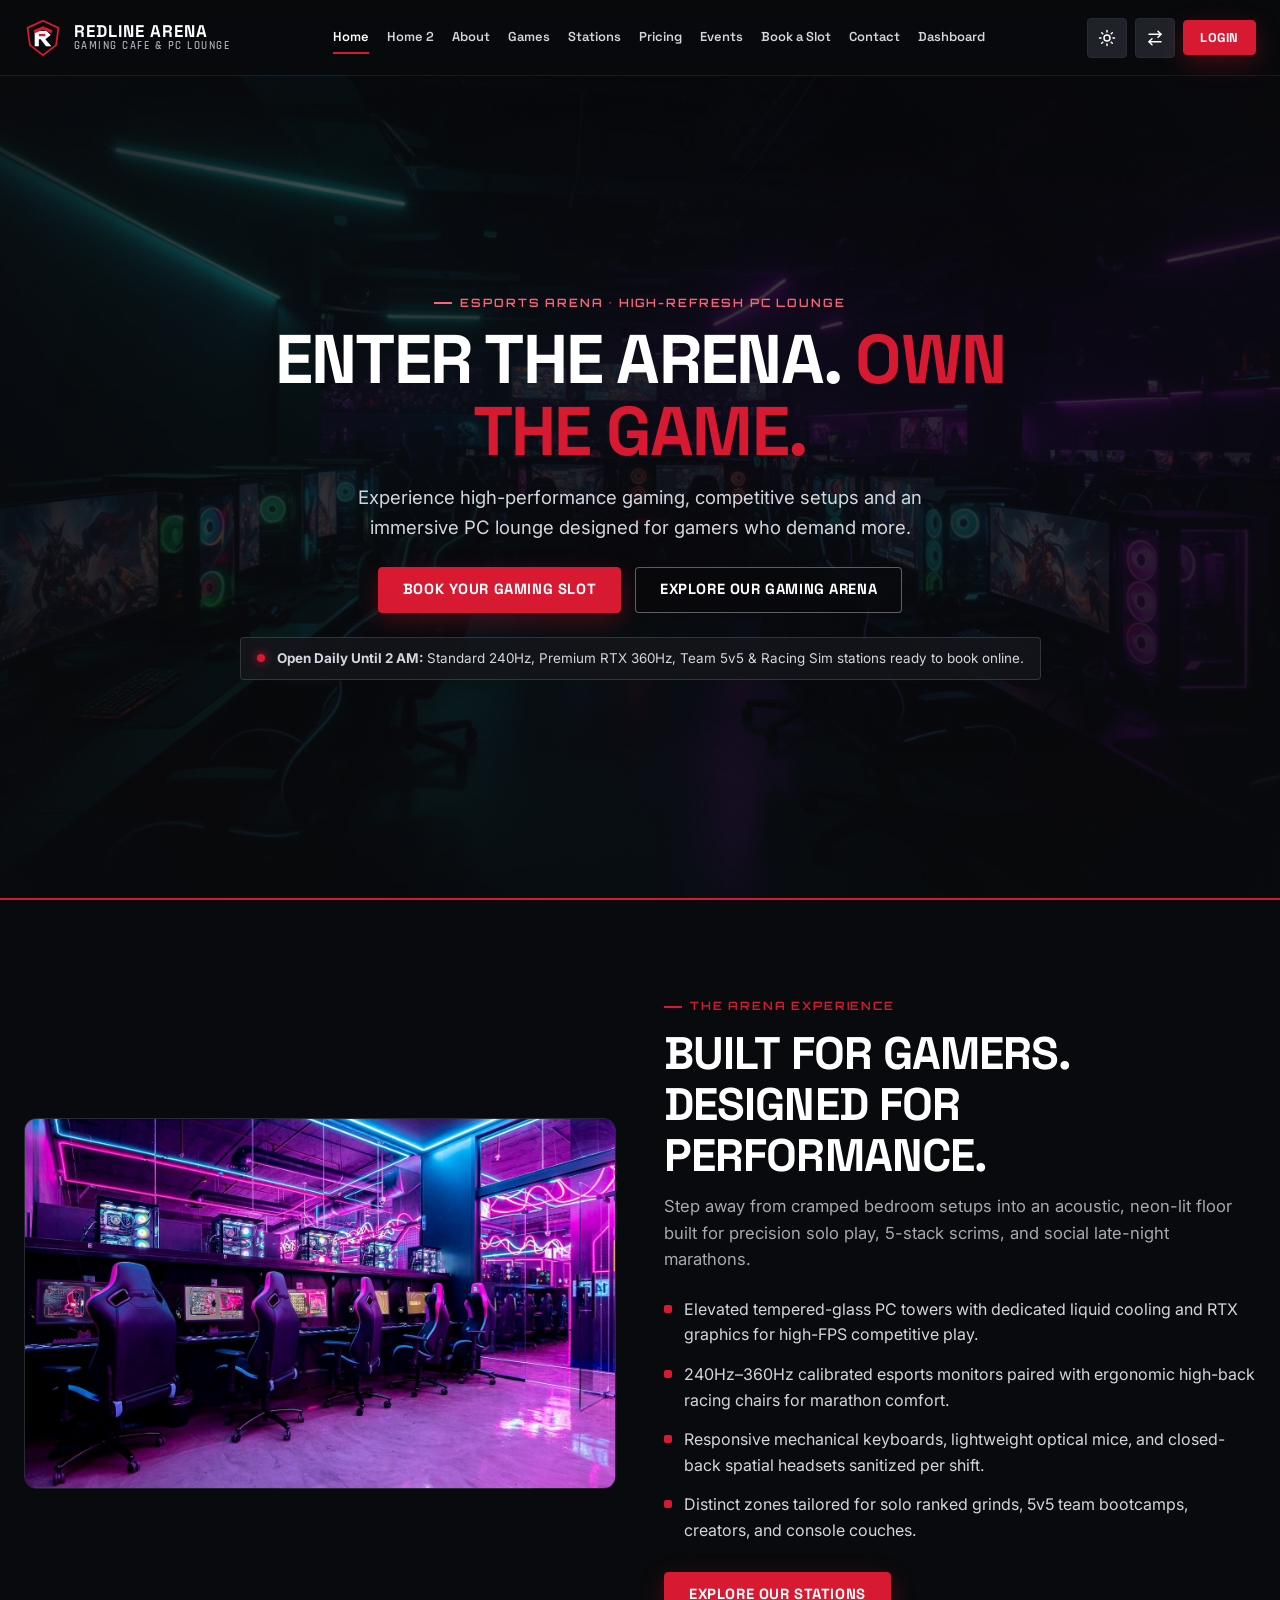
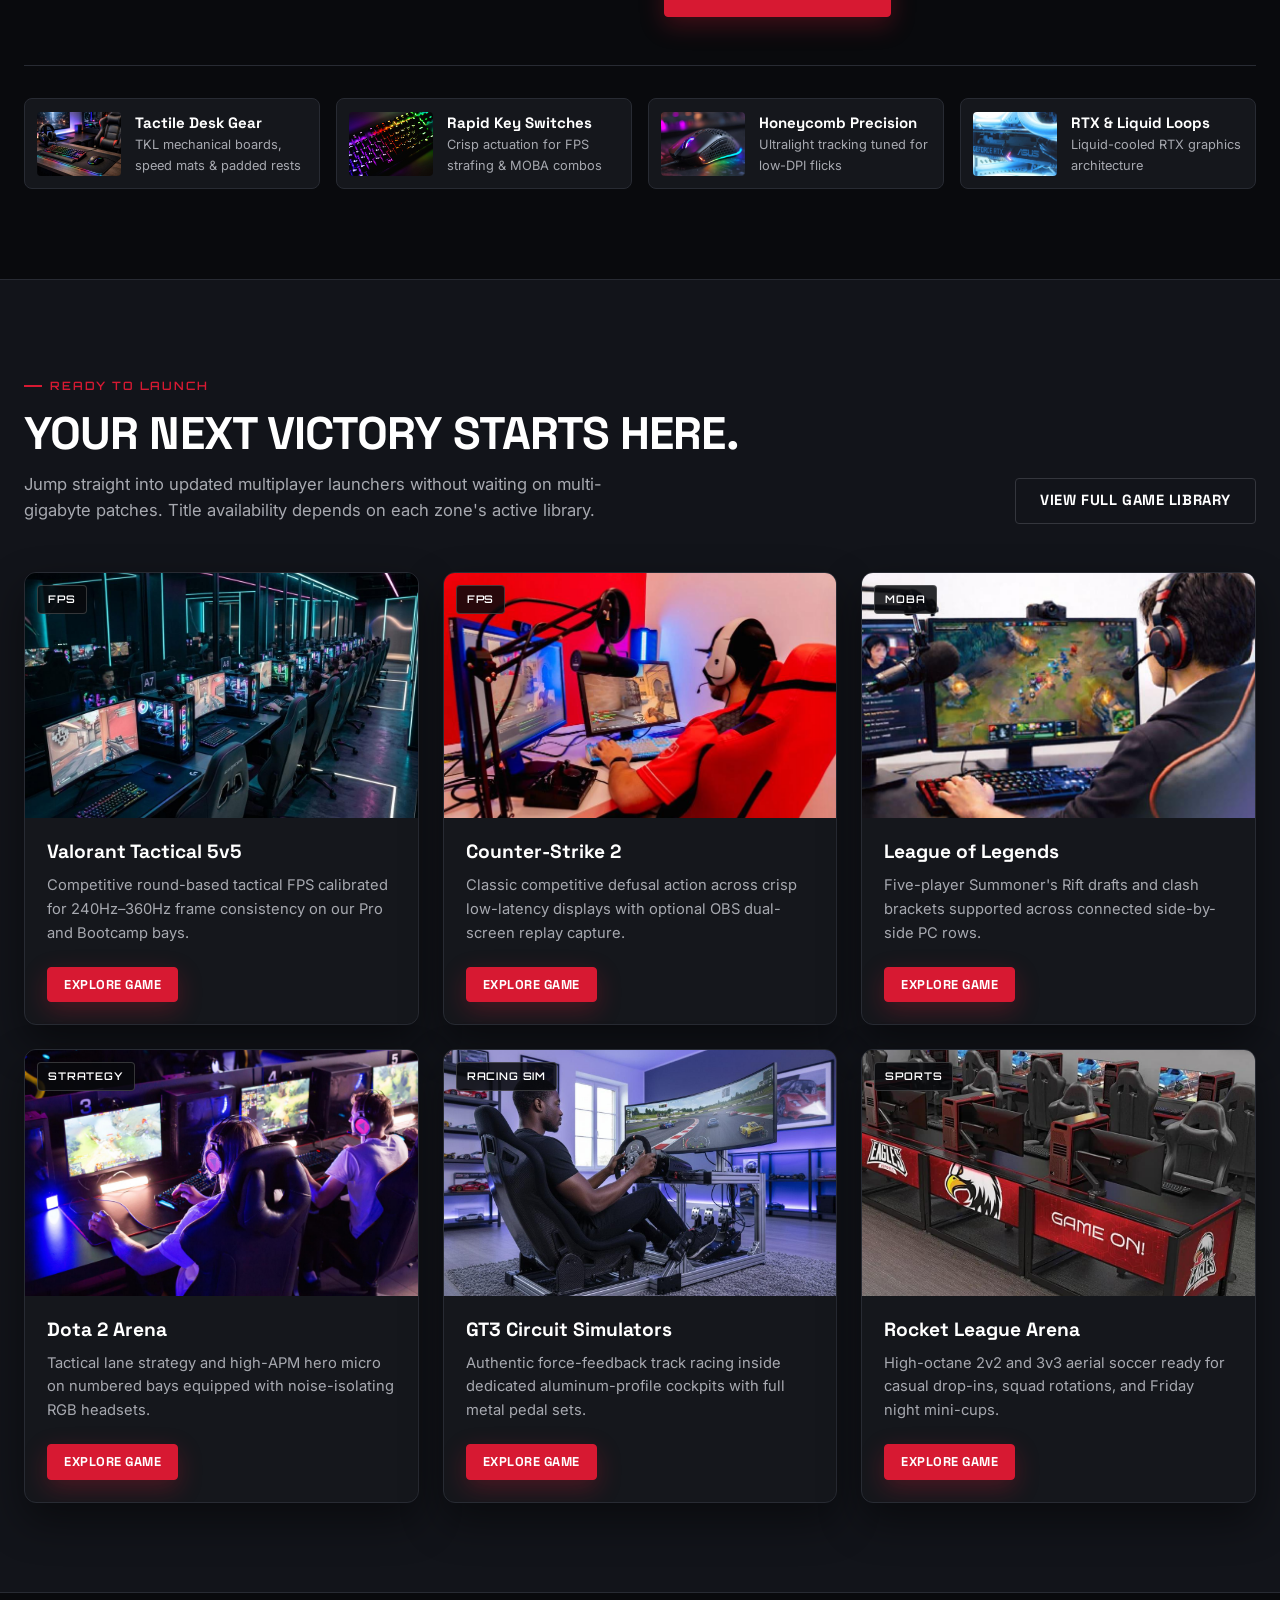
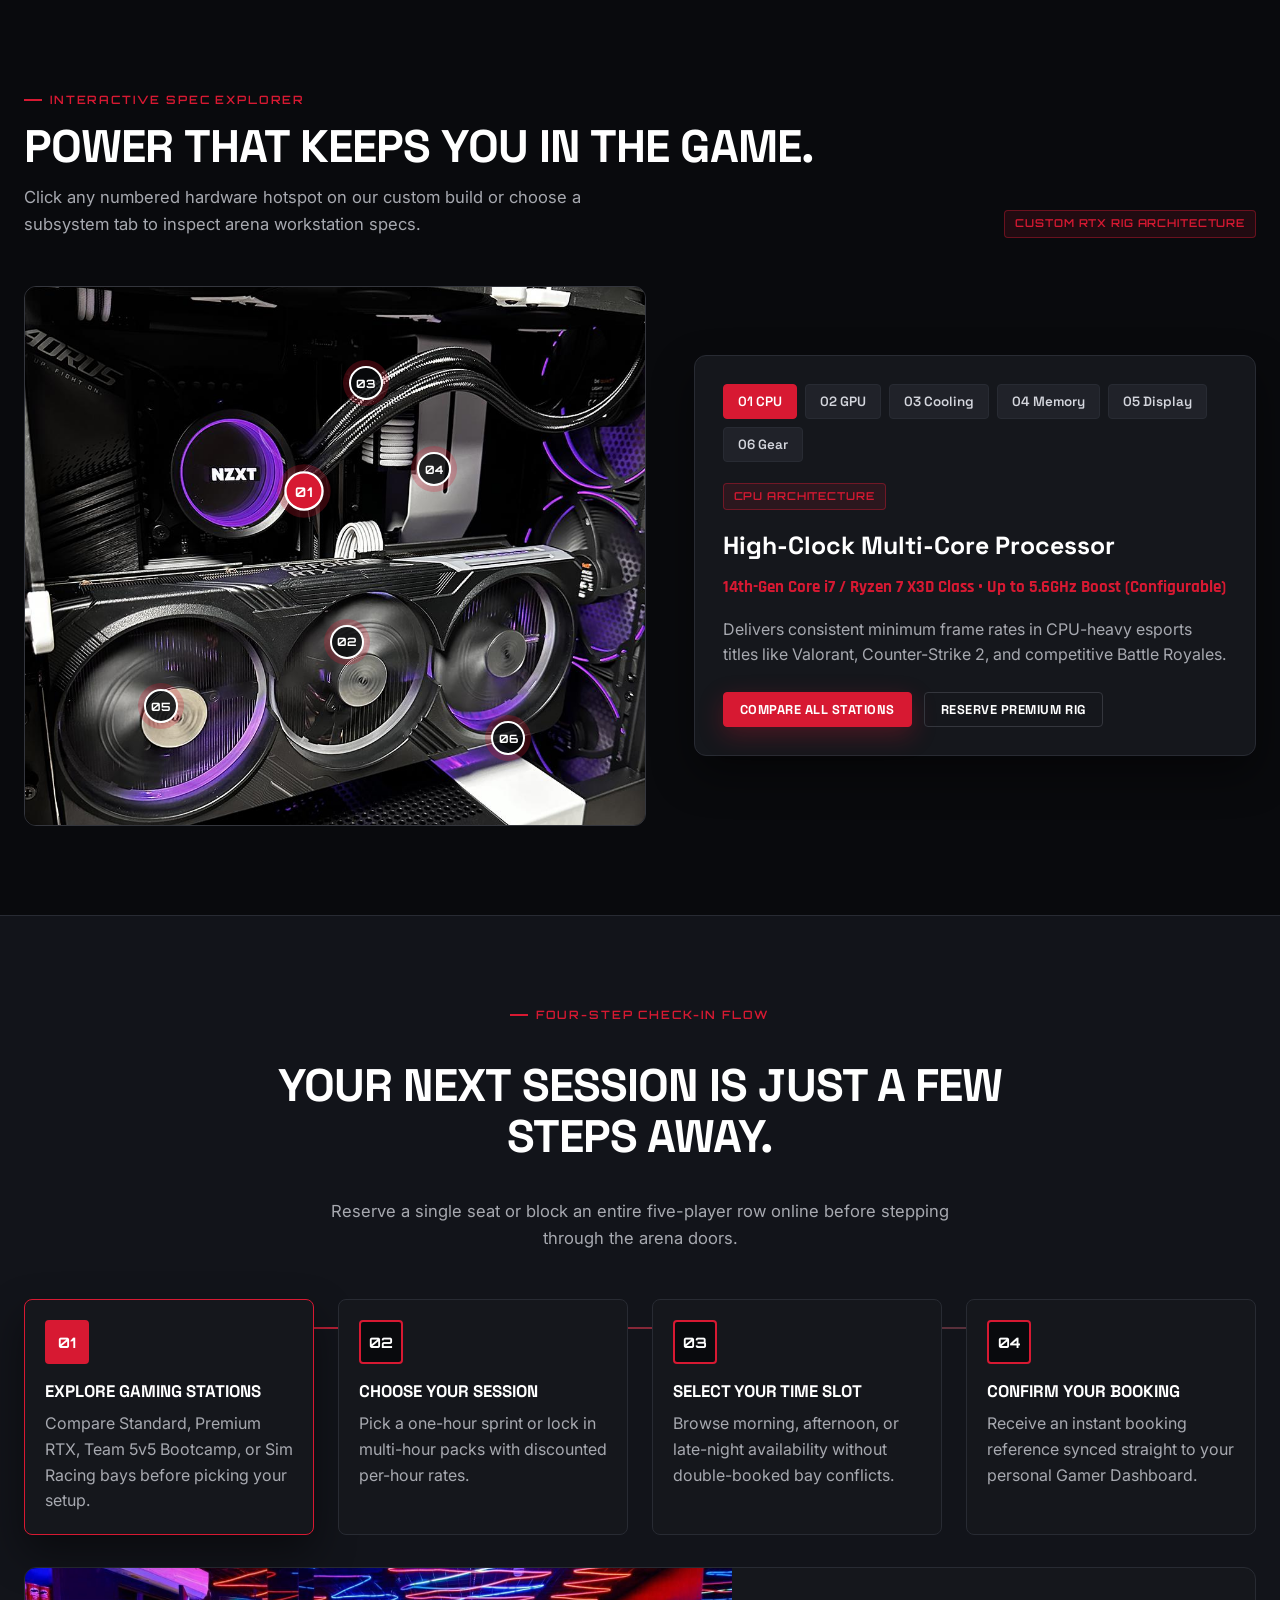
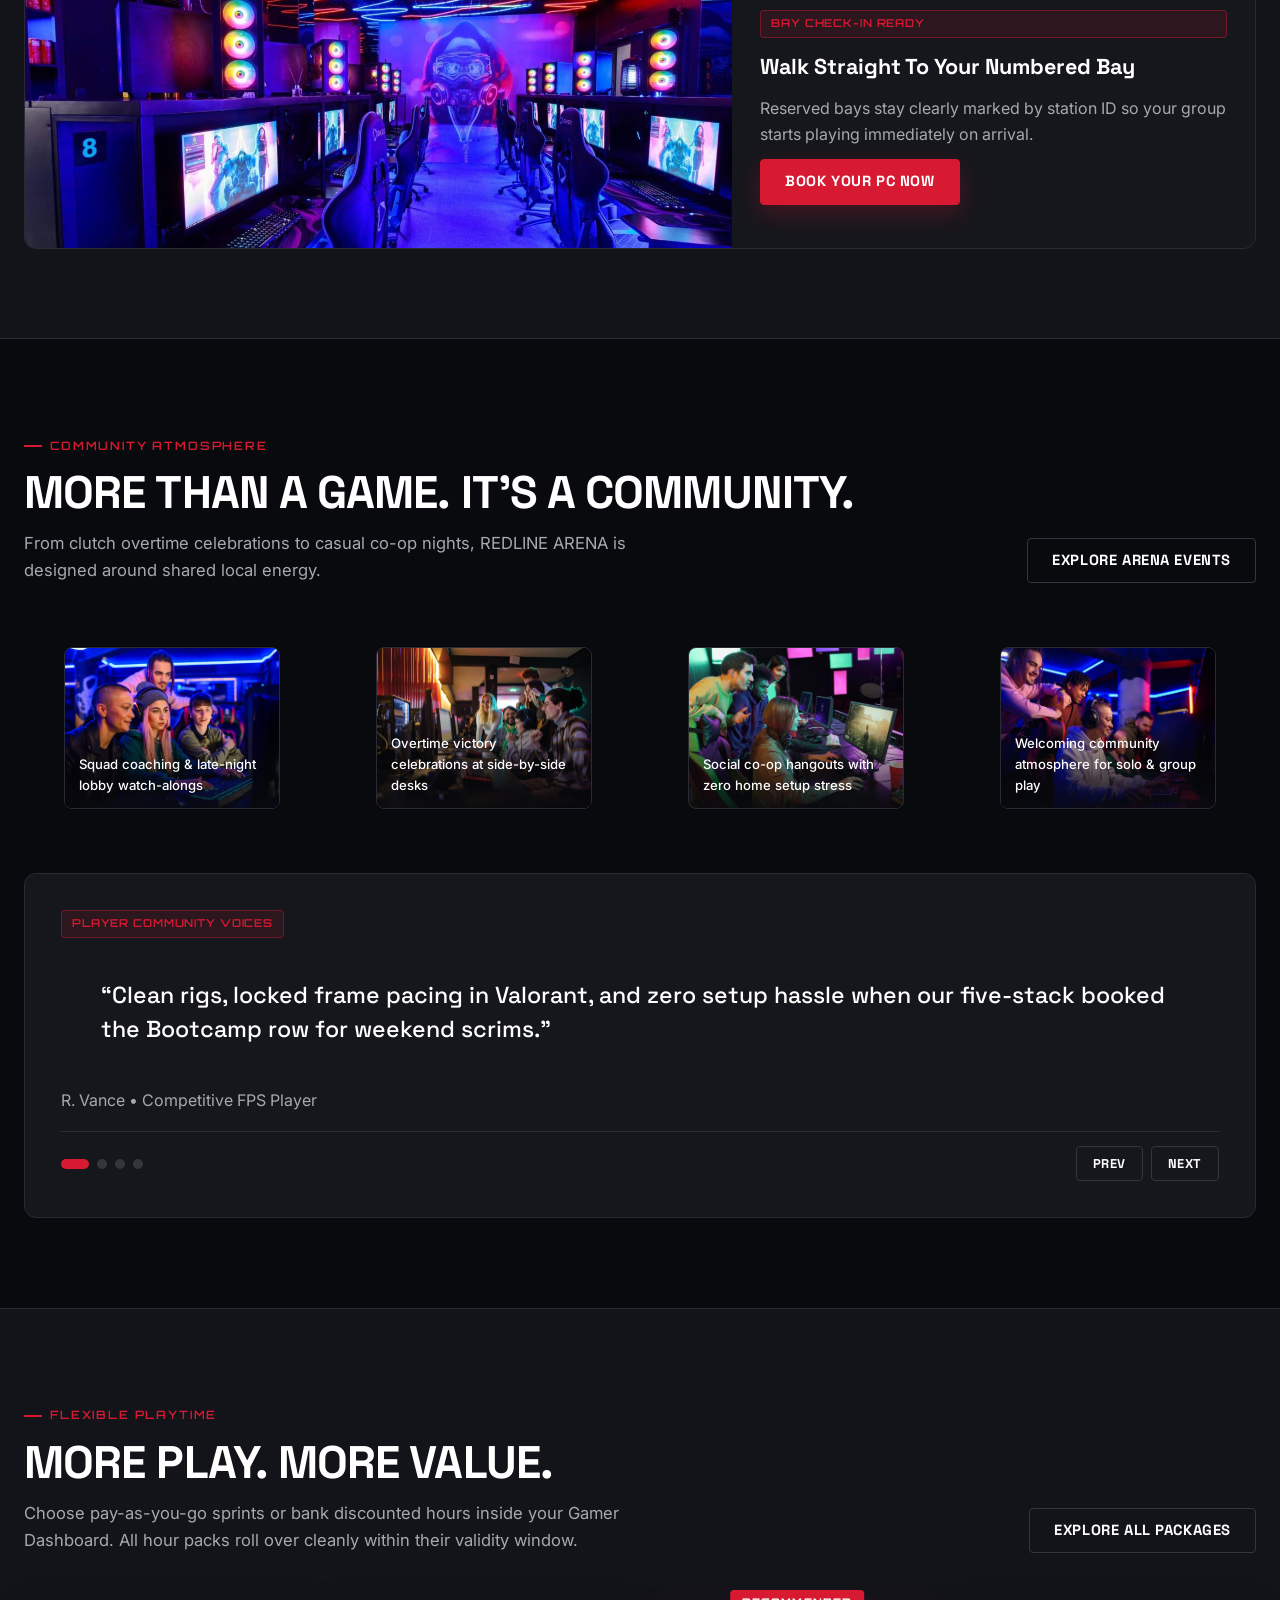
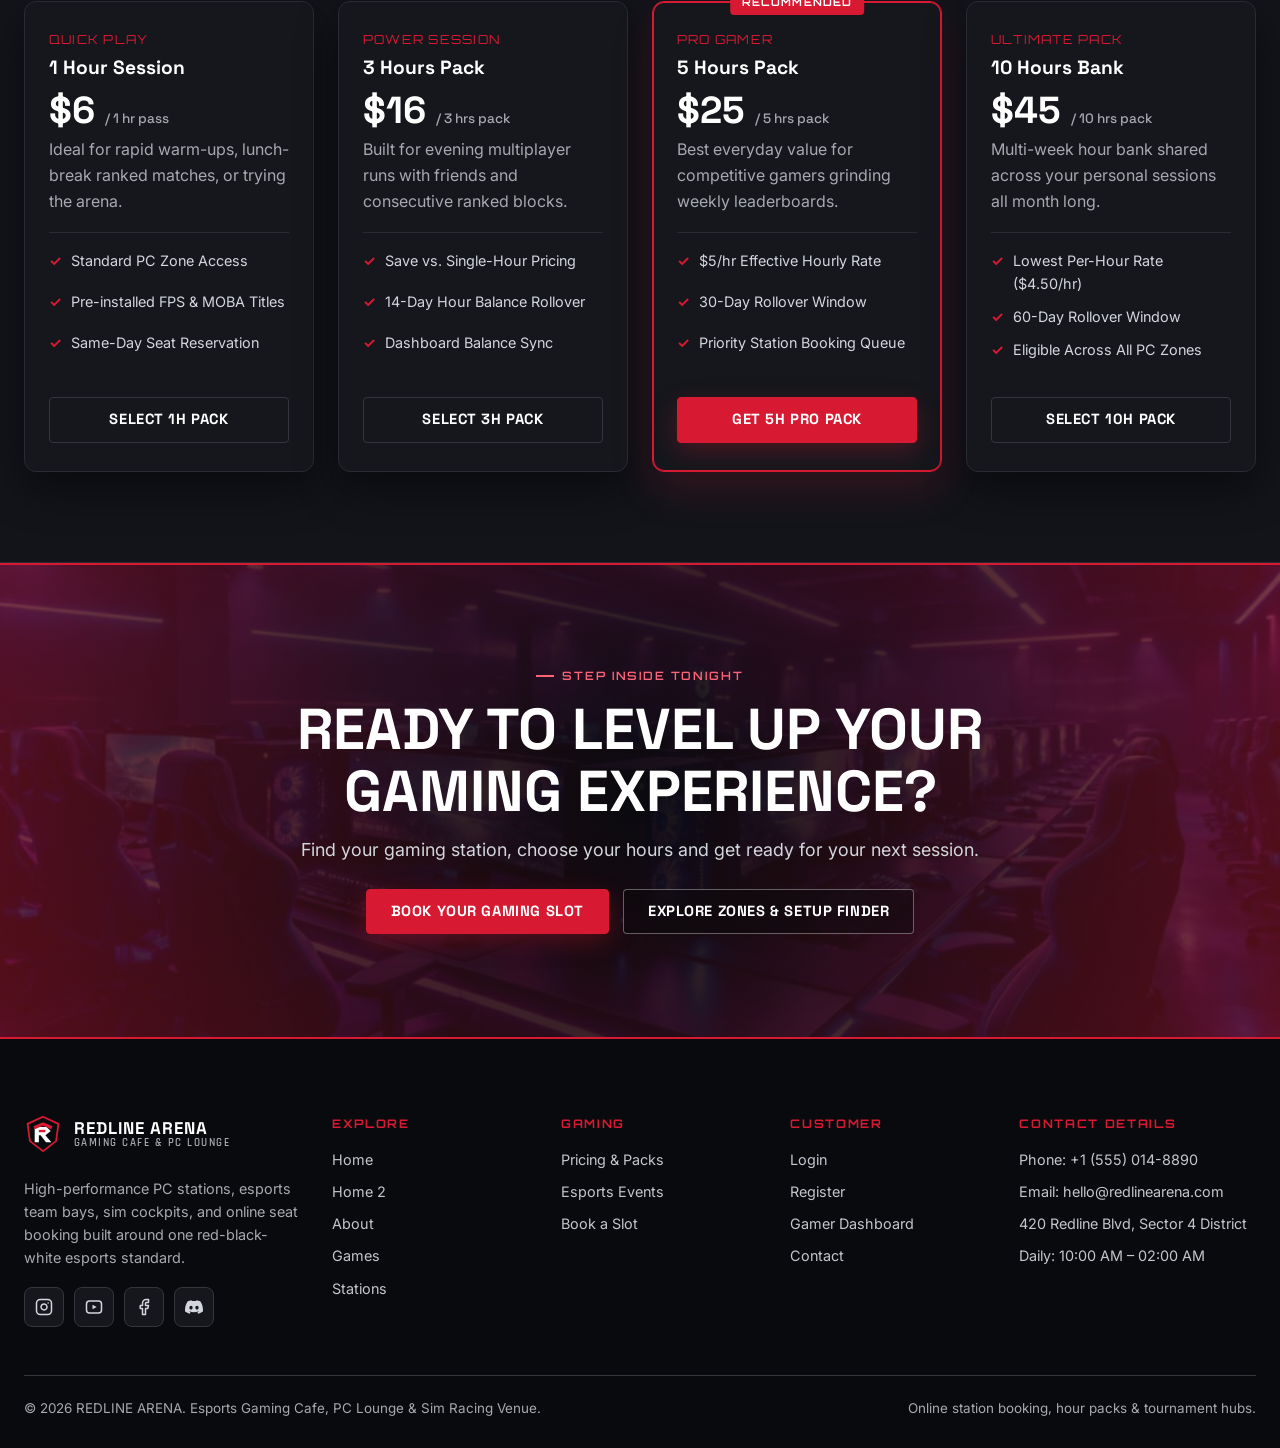
<file: index.html>
<!DOCTYPE html>
<html lang="en" data-theme="dark">
<head>
  <meta charset="UTF-8">
  <meta name="viewport" content="width=device-width, initial-scale=1.0">
  <title>REDLINE ARENA | Enter The Arena — Gaming Cafe &amp; PC Lounge</title>
  <meta name="description" content="REDLINE ARENA is a next-generation gaming cafe, PC lounge, and esports entertainment hub featuring high-refresh PCs, team bootcamps, sim racing cockpits, and online slot booking.">
  <meta property="og:title" content="REDLINE ARENA — Gaming Cafe &amp; PC Lounge">
  <meta property="og:description" content="Enter the Arena. Own the Game. Explore gaming rigs, available titles, hour packages, and book your station online.">
  <meta property="og:type" content="website">
  <link rel="icon" type="image/svg+xml" href="assets/icons/favicon.svg">
  <link rel="preconnect" href="https://fonts.googleapis.com">
  <link rel="preconnect" href="https://fonts.gstatic.com" crossorigin>
  <link href="https://fonts.googleapis.com/css2?family=Inter:wght@400;500;600;700&family=Orbitron:wght@600;700&family=Rajdhani:wght@600;700&family=Space+Grotesk:wght@500;600;700&display=swap" rel="stylesheet">
  <script>try{document.documentElement.setAttribute('data-theme',localStorage.getItem('redline_theme')||'dark');document.documentElement.setAttribute('dir',localStorage.getItem('redline_dir')||'ltr');}catch(e){}</script>
  <link rel="stylesheet" href="assets/css/style.css">
</head>
<body>
  <a href="#main-content" class="skip-link">Skip to main content</a>

  <!-- GLOBAL STICKY NAVBAR -->
  <header class="site-header">
    <div class="container navbar-inner">
      <a href="index.html" class="brand-lockup" aria-label="REDLINE ARENA Home">
        <svg class="brand-mark" viewBox="0 0 64 64" width="38" height="38" aria-hidden="true">
          <polygon points="32,3 58,15 54,44 32,61 10,44 6,15" fill="#090A0D" stroke="#D71932" stroke-width="3"/>
          <polygon points="18,20 38,20 45,27 36,34 46,46 37,46 28,34 25,34 25,46 18,46" fill="#FFFFFF"/>
          <polygon points="32,12 48,19 46,24 32,18 18,24 16,19" fill="#D71932"/>
          <rect x="25" y="25" width="11" height="4" fill="#D71932"/>
        </svg>
        <span class="brand-text">
          <span class="brand-name">REDLINE ARENA</span>
          <span class="brand-sub">GAMING CAFE &amp; PC LOUNGE</span>
        </span>
      </a>

      <nav class="nav-links" aria-label="Main navigation">
        <a href="index.html" class="nav-link">Home</a>
        <a href="home-2.html" class="nav-link">Home 2</a>
        <a href="about.html" class="nav-link">About</a>
        <a href="games.html" class="nav-link">Games</a>
        <a href="stations.html" class="nav-link">Stations</a>
        <a href="pricing.html" class="nav-link">Pricing</a>
        <a href="events.html" class="nav-link">Events</a>
        <a href="booking.html" class="nav-link">Book a Slot</a>
        <a href="contact.html" class="nav-link">Contact</a>
        <a href="dashboard.html" class="nav-link">Dashboard</a>
      </nav>

      <div class="nav-actions">
        <button type="button" class="icon-btn" data-theme-toggle aria-label="Toggle color theme" aria-pressed="false" title="Switch Light / Dark Mode">
          <svg class="theme-icon-sun" viewBox="0 0 24 24" fill="none" stroke="currentColor" stroke-width="2" stroke-linecap="round" stroke-linejoin="round" aria-hidden="true"><circle cx="12" cy="12" r="4"/><path d="M12 2v2M12 20v2M4.93 4.93l1.41 1.41M17.66 17.66l1.41 1.41M2 12h2M20 12h2M6.34 17.66l-1.41 1.41M19.07 4.93l-1.41 1.41"/></svg>
          <svg class="theme-icon-moon" viewBox="0 0 24 24" fill="none" stroke="currentColor" stroke-width="2" stroke-linecap="round" stroke-linejoin="round" aria-hidden="true"><path d="M12 3a6 6 0 0 0 9 9 9 9 0 1 1-9-9Z"/></svg>
        </button>
        <button type="button" class="icon-btn" data-rtl-toggle aria-label="Toggle RTL direction" aria-pressed="false" title="Switch LTR / RTL Direction">
          <svg width="18" height="18" viewBox="0 0 24 24" fill="none" stroke="currentColor" stroke-width="2" stroke-linecap="round" stroke-linejoin="round" aria-hidden="true"><path d="m16 3 4 4-4 4"/><path d="M4 7h16"/><path d="m8 21-4-4 4-4"/><path d="M20 17H4"/></svg>
        </button>
        <a href="login.html" class="btn btn-primary btn-sm nav-login-cta">Login</a>
        <button type="button" class="hamburger-btn" id="drawerOpenBtn" aria-label="Open navigation menu" aria-controls="mobileDrawer" aria-expanded="false">
          <svg width="22" height="22" viewBox="0 0 24 24" fill="none" stroke="currentColor" stroke-width="2.2" stroke-linecap="round" aria-hidden="true"><path d="M3 6h18M3 12h18M3 18h18"/></svg>
        </button>
      </div>
    </div>
  </header>

  <!-- MOBILE & TABLET DRAWER -->
  <div class="drawer-backdrop" id="drawerBackdrop"></div>
  <aside class="mobile-drawer" id="mobileDrawer" aria-hidden="true" aria-label="Mobile Navigation Drawer">
    <div class="drawer-header">
      <a href="index.html" class="brand-lockup">
        <svg class="brand-mark" viewBox="0 0 64 64" width="34" height="34" aria-hidden="true">
          <polygon points="32,3 58,15 54,44 32,61 10,44 6,15" fill="#090A0D" stroke="#D71932" stroke-width="3"/>
          <polygon points="18,20 38,20 45,27 36,34 46,46 37,46 28,34 25,34 25,46 18,46" fill="#FFFFFF"/>
          <polygon points="32,12 48,19 46,24 32,18 18,24 16,19" fill="#D71932"/>
          <rect x="25" y="25" width="11" height="4" fill="#D71932"/>
        </svg>
        <span class="brand-text">
          <span class="brand-name">REDLINE ARENA</span>
          <span class="brand-sub">GAMING LOUNGE</span>
        </span>
      </a>
      <button type="button" class="drawer-close" id="drawerCloseBtn" aria-label="Close navigation menu">&times;</button>
    </div>

    <nav class="drawer-nav" aria-label="Drawer Links">
      <a href="index.html" class="drawer-link">Home</a>
      <a href="home-2.html" class="drawer-link">Home 2</a>
      <a href="about.html" class="drawer-link">About</a>
      <a href="games.html" class="drawer-link">Games</a>
      <a href="stations.html" class="drawer-link">Stations</a>
      <a href="pricing.html" class="drawer-link">Pricing</a>
      <a href="events.html" class="drawer-link">Events</a>
      <a href="booking.html" class="drawer-link">Book a Slot</a>
      <a href="contact.html" class="drawer-link">Contact</a>
      <a href="dashboard.html" class="drawer-link">Dashboard</a>
    </nav>

    <div class="drawer-footer">
      <div class="drawer-icon-row">
        <button type="button" class="icon-btn drawer-icon-btn" data-theme-toggle aria-label="Toggle color theme" aria-pressed="false" title="Switch Light / Dark Mode">
          <svg class="theme-icon-sun" viewBox="0 0 24 24" fill="none" stroke="currentColor" stroke-width="2" stroke-linecap="round" stroke-linejoin="round" aria-hidden="true"><circle cx="12" cy="12" r="4"/><path d="M12 2v2M12 20v2M4.93 4.93l1.41 1.41M17.66 17.66l1.41 1.41M2 12h2M20 12h2M6.34 17.66l-1.41 1.41M19.07 4.93l-1.41 1.41"/></svg>
          <svg class="theme-icon-moon" viewBox="0 0 24 24" fill="none" stroke="currentColor" stroke-width="2" stroke-linecap="round" stroke-linejoin="round" aria-hidden="true"><path d="M12 3a6 6 0 0 0 9 9 9 9 0 1 1-9-9Z"/></svg>
        </button>
        <button type="button" class="icon-btn drawer-icon-btn" data-rtl-toggle aria-label="Toggle RTL direction" aria-pressed="false" title="Switch LTR / RTL Direction">
          <svg width="18" height="18" viewBox="0 0 24 24" fill="none" stroke="currentColor" stroke-width="2" stroke-linecap="round" stroke-linejoin="round" aria-hidden="true"><path d="m16 3 4 4-4 4"/><path d="M4 7h16"/><path d="m8 21-4-4 4-4"/><path d="M20 17H4"/></svg>
        </button>
      </div>
      <a href="login.html" class="btn btn-primary btn-sm drawer-login-cta">Login</a>
    </div>
  </aside>

  <main id="main-content">
    <!-- SECTION 01: FULL-SCREEN CINEMATIC HERO -->
    <section class="hero-cinema">
      <div class="hero-bg-wrap">
        <img src="images/image-26.png" alt="Expansive futuristic esports PC lounge corridor lined with RGB towers, ergonomic racing chairs, and curved gaming monitors" class="hero-bg-img" width="1920" height="1080">
      </div>
      <div class="hero-scrim" aria-hidden="true"></div>
      <div class="container">
        <div class="hero-content reveal">
          <div class="eyebrow">Esports Arena &bull; High-Refresh PC Lounge</div>
          <h1 class="hero-title">ENTER THE ARENA. <span class="accent">OWN THE GAME.</span></h1>
          <p class="hero-subtitle">Experience high-performance gaming, competitive setups and an immersive PC lounge designed for gamers who demand more.</p>
          <div class="hero-cta-group">
            <a href="booking.html" class="btn btn-primary">BOOK YOUR GAMING SLOT</a>
            <a href="stations.html" class="btn btn-outline-light">EXPLORE OUR GAMING ARENA</a>
          </div>
          <div class="hero-status-bar">
            <span class="status-dot" aria-hidden="true"></span>
            <span><strong>Open Daily Until 2 AM:</strong> Standard 240Hz, Premium RTX 360Hz, Team 5v5 &amp; Racing Sim stations ready to book online.</span>
          </div>
        </div>
      </div>
    </section>

    <!-- SECTION 02: THE ARENA EXPERIENCE (SPLIT EDITORIAL + VISUAL SPEC STRIP) -->
    <section class="section">
      <div class="container">
        <div class="split-grid">
          <div class="split-media reveal">
            <img src="images/image-1.png" alt="Row of five numbered PC gaming stations with curved monitors, pink-and-black racing chairs, and overhead glass RGB PC towers" loading="lazy" width="1400" height="900">
          </div>
          <div class="reveal">
            <span class="eyebrow">The Arena Experience</span>
            <h2 class="section-title">BUILT FOR GAMERS. DESIGNED FOR PERFORMANCE.</h2>
            <p class="section-lead">Step away from cramped bedroom setups into an acoustic, neon-lit floor built for precision solo play, 5-stack scrims, and social late-night marathons.</p>
            <ul class="split-list">
              <li>Elevated tempered-glass PC towers with dedicated liquid cooling and RTX graphics for high-FPS competitive play.</li>
              <li>240Hz–360Hz calibrated esports monitors paired with ergonomic high-back racing chairs for marathon comfort.</li>
              <li>Responsive mechanical keyboards, lightweight optical mice, and closed-back spatial headsets sanitized per shift.</li>
              <li>Distinct zones tailored for solo ranked grinds, 5v5 team bootcamps, creators, and console couches.</li>
            </ul>
            <a href="stations.html" class="btn btn-primary">EXPLORE OUR STATIONS</a>
          </div>
        </div>

        <div class="spec-strip reveal" aria-label="Core Hardware Visual Strip">
          <div class="spec-strip-item">
            <img src="images/image-11.png" alt="Close-up desk peripherals with TKL mechanical keyboard, padded wrist rest, RGB mouse, and headset stand" loading="lazy" width="1536" height="1024">
            <div>
              <div class="spec-strip-title">Tactile Desk Gear</div>
              <div class="spec-strip-meta">TKL mechanical boards, speed mats &amp; padded rests</div>
            </div>
          </div>
          <div class="spec-strip-item">
            <img src="images/image-56.png" alt="HyperX rainbow RGB backlit mechanical keyboard close-up" loading="lazy" width="3000" height="2000">
            <div>
              <div class="spec-strip-title">Rapid Key Switches</div>
              <div class="spec-strip-meta">Crisp actuation for FPS strafing &amp; MOBA combos</div>
            </div>
          </div>
          <div class="spec-strip-item">
            <img src="images/image-53.png" alt="Ultralight honeycomb shell wired RGB gaming mouse close-up" loading="lazy" width="1456" height="816">
            <div>
              <div class="spec-strip-title">Honeycomb Precision</div>
              <div class="spec-strip-meta">Ultralight tracking tuned for low-DPI flicks</div>
            </div>
          </div>
          <div class="spec-strip-item">
            <img src="images/image-8.png" alt="Close-up internal ASUS GeForce RTX GPU and braided white liquid cooling loops" loading="lazy" width="1200" height="627">
            <div>
              <div class="spec-strip-title">RTX &amp; Liquid Loops</div>
              <div class="spec-strip-meta">Liquid-cooled RTX graphics architecture</div>
            </div>
          </div>
        </div>
      </div>
    </section>

    <!-- SECTION 03: FEATURED GAMES (6 CARDS — CARD SECTION #1) -->
    <section class="section section-alt">
      <div class="container">
        <div class="section-header">
          <div>
            <span class="eyebrow">Ready To Launch</span>
            <h2 class="section-title">YOUR NEXT VICTORY STARTS HERE.</h2>
            <p class="section-lead">Jump straight into updated multiplayer launchers without waiting on multi-gigabyte patches. Title availability depends on each zone's active library.</p>
          </div>
          <a href="games.html" class="btn btn-secondary">VIEW FULL GAME LIBRARY</a>
        </div>

        <div class="grid-6">
          <article class="card reveal">
            <div class="card-media">
              <img src="images/image-16.png" alt="Valorant FPS gameplay visible on curved monitor at station A7 beside custom liquid-cooled RGB PCs" loading="lazy" width="1024" height="1024">
              <span class="card-badge">FPS</span>
            </div>
            <div class="card-body">
              <h3 class="card-title">Valorant Tactical 5v5</h3>
              <p class="card-desc">Competitive round-based tactical FPS calibrated for 240Hz–360Hz frame consistency on our Pro and Bootcamp bays.</p>
              <div class="card-actions">
                <button type="button" class="btn btn-primary btn-sm" data-game-modal="valorant">Explore Game</button>
              </div>
            </div>
          </article>

          <article class="card reveal">
            <div class="card-media">
              <img src="images/image-77.png" alt="Player wearing headset competing in Counter-Strike Dust II on red-walled streaming rig" loading="lazy" width="800" height="533">
              <span class="card-badge">FPS</span>
            </div>
            <div class="card-body">
              <h3 class="card-title">Counter-Strike 2</h3>
              <p class="card-desc">Classic competitive defusal action across crisp low-latency displays with optional OBS dual-screen replay capture.</p>
              <div class="card-actions">
                <button type="button" class="btn btn-primary btn-sm" data-game-modal="cs2">Explore Game</button>
              </div>
            </div>
          </article>

          <article class="card reveal">
            <div class="card-media">
              <img src="images/image-75.png" alt="League of Legends Summoner Rift gameplay on main monitor with dual streaming chat display" loading="lazy" width="800" height="540">
              <span class="card-badge">MOBA</span>
            </div>
            <div class="card-body">
              <h3 class="card-title">League of Legends</h3>
              <p class="card-desc">Five-player Summoner's Rift drafts and clash brackets supported across connected side-by-side PC rows.</p>
              <div class="card-actions">
                <button type="button" class="btn btn-primary btn-sm" data-game-modal="lol">Explore Game</button>
              </div>
            </div>
          </article>

          <article class="card reveal">
            <div class="card-media">
              <img src="images/image-65.png" alt="Two gamers at numbered cafe stations 3, 4, and 5 playing Dota 2" loading="lazy" width="2048" height="1365">
              <span class="card-badge">Strategy</span>
            </div>
            <div class="card-body">
              <h3 class="card-title">Dota 2 Arena</h3>
              <p class="card-desc">Tactical lane strategy and high-APM hero micro on numbered bays equipped with noise-isolating RGB headsets.</p>
              <div class="card-actions">
                <button type="button" class="btn btn-primary btn-sm" data-game-modal="dota2">Explore Game</button>
              </div>
            </div>
          </article>

          <article class="card reveal">
            <div class="card-media">
              <img src="images/image-96.png" alt="Driver seated in carbon-fiber aluminum extrusion cockpit racing GT3 cars on super-ultrawide screen" loading="lazy" width="1248" height="832">
              <span class="card-badge">Racing Sim</span>
            </div>
            <div class="card-body">
              <h3 class="card-title">GT3 Circuit Simulators</h3>
              <p class="card-desc">Authentic force-feedback track racing inside dedicated aluminum-profile cockpits with full metal pedal sets.</p>
              <div class="card-actions">
                <button type="button" class="btn btn-primary btn-sm" data-game-modal="gt-sim">Explore Game</button>
              </div>
            </div>
          </article>

          <article class="card reveal">
            <div class="card-media">
              <img src="images/image-88.png" alt="Esports team rows under three overhead TV displays showing Rocket League aerial car soccer" loading="lazy" width="1000" height="1000">
              <span class="card-badge">Sports</span>
            </div>
            <div class="card-body">
              <h3 class="card-title">Rocket League Arena</h3>
              <p class="card-desc">High-octane 2v2 and 3v3 aerial soccer ready for casual drop-ins, squad rotations, and Friday night mini-cups.</p>
              <div class="card-actions">
                <button type="button" class="btn btn-primary btn-sm" data-game-modal="rocket-league">Explore Game</button>
              </div>
            </div>
          </article>
        </div>
      </div>
    </section>

    <!-- SECTION 04: GAMING PERFORMANCE SHOWCASE (INTERACTIVE RIG HOTSPOTS) -->
    <section class="section">
      <div class="container">
        <div class="section-header">
          <div>
            <span class="eyebrow">Interactive Spec Explorer</span>
            <h2 class="section-title">POWER THAT KEEPS YOU IN THE GAME.</h2>
            <p class="section-lead">Click any numbered hardware hotspot on our custom build or choose a subsystem tab to inspect arena workstation specs.</p>
          </div>
          <span class="demo-badge">Custom RTX Rig Architecture</span>
        </div>

        <div class="hotspot-layout">
          <div class="hotspot-stage reveal" id="h1HotspotStage">
            <img src="images/image-6.png" alt="Inside view of custom black-and-white gaming PC with NZXT AIO cooler, Gigabyte GeForce RTX GPU, AORUS motherboard, and be quiet fans" loading="lazy" width="1000" height="1000">
            <button type="button" class="hotspot-pin active" data-hotspot="cpu" style="top:38%;left:45%;" aria-label="Inspect Processor and Socket">01</button>
            <button type="button" class="hotspot-pin" data-hotspot="gpu" style="top:66%;left:52%;" aria-label="Inspect Graphics Card">02</button>
            <button type="button" class="hotspot-pin" data-hotspot="cooling" style="top:18%;left:55%;" aria-label="Inspect Liquid Cooling">03</button>
            <button type="button" class="hotspot-pin" data-hotspot="ram" style="top:34%;left:66%;" aria-label="Inspect DDR5 Memory and NVMe">04</button>
            <button type="button" class="hotspot-pin" data-hotspot="display" style="top:78%;left:22%;" aria-label="Inspect High-Refresh Displays">05</button>
            <button type="button" class="hotspot-pin" data-hotspot="peripherals" style="top:84%;left:78%;" aria-label="Inspect Peripherals">06</button>
          </div>

          <div class="hotspot-panel reveal">
            <div class="hotspot-tabs" role="tablist" aria-label="Rig Subsystems">
              <button type="button" class="tab-chip active" data-hotspot-tab="cpu">01 CPU</button>
              <button type="button" class="tab-chip" data-hotspot-tab="gpu">02 GPU</button>
              <button type="button" class="tab-chip" data-hotspot-tab="cooling">03 Cooling</button>
              <button type="button" class="tab-chip" data-hotspot-tab="ram">04 Memory</button>
              <button type="button" class="tab-chip" data-hotspot-tab="display">05 Display</button>
              <button type="button" class="tab-chip" data-hotspot-tab="peripherals">06 Gear</button>
            </div>
            <span class="demo-badge" id="hotspotBadge">CPU Architecture</span>
            <h3 id="hotspotTitle" class="mt-2" style="font-family:var(--font-display);font-size:1.55rem;">High-Clock Multi-Core Processor</h3>
            <p id="hotspotSpec" class="mt-1" style="font-family:var(--font-tech);font-weight:700;font-size:1.05rem;color:var(--red);">14th-Gen Core i7 / Ryzen 7 X3D Class &bull; Up to 5.6GHz Boost (Configurable)</p>
            <p id="hotspotDesc" class="text-muted mt-2">Delivers consistent minimum frame rates in CPU-heavy esports titles like Valorant, Counter-Strike 2, and competitive Battle Royales.</p>
            <div class="mt-3 cta-pair" style="display:flex;flex-wrap:wrap;gap:12px;">
              <a href="stations.html" class="btn btn-primary btn-sm">Compare All Stations</a>
              <a href="booking.html?zone=premium" class="btn btn-secondary btn-sm">Reserve Premium Rig</a>
            </div>
          </div>
        </div>
      </div>
    </section>

    <!-- SECTION 05: HOW GAMING BOOKING WORKS (HORIZONTAL TIMELINE) -->
    <section class="section section-alt">
      <div class="container">
        <div class="section-header centered">
          <span class="eyebrow">Four-Step Check-In Flow</span>
          <h2 class="section-title">YOUR NEXT SESSION IS JUST A FEW STEPS AWAY.</h2>
          <p class="section-lead">Reserve a single seat or block an entire five-player row online before stepping through the arena doors.</p>
        </div>

        <div class="timeline-grid">
          <div class="timeline-step reveal">
            <div class="timeline-num">01</div>
            <h3 class="timeline-title">EXPLORE GAMING STATIONS</h3>
            <p class="text-muted">Compare Standard, Premium RTX, Team 5v5 Bootcamp, or Sim Racing bays before picking your setup.</p>
          </div>
          <div class="timeline-step reveal">
            <div class="timeline-num">02</div>
            <h3 class="timeline-title">CHOOSE YOUR SESSION</h3>
            <p class="text-muted">Pick a one-hour sprint or lock in multi-hour packs with discounted per-hour rates.</p>
          </div>
          <div class="timeline-step reveal">
            <div class="timeline-num">03</div>
            <h3 class="timeline-title">SELECT YOUR TIME SLOT</h3>
            <p class="text-muted">Browse morning, afternoon, or late-night availability without double-booked bay conflicts.</p>
          </div>
          <div class="timeline-step reveal">
            <div class="timeline-num">04</div>
            <h3 class="timeline-title">CONFIRM YOUR BOOKING</h3>
            <p class="text-muted">Receive an instant booking reference synced straight to your personal Gamer Dashboard.</p>
          </div>
        </div>

        <div class="timeline-preview-banner reveal">
          <img src="images/image-3.png" alt="Numbered PC gaming cafe bay 8 displaying station check-in launcher screen and overhead glass towers" loading="lazy" width="1280" height="853">
          <div class="timeline-preview-copy">
            <span class="demo-badge">Bay Check-In Ready</span>
            <h3 style="font-family:var(--font-display);font-size:1.35rem;">Walk Straight To Your Numbered Bay</h3>
            <p class="text-muted">Reserved bays stay clearly marked by station ID so your group starts playing immediately on arrival.</p>
            <div>
              <a href="booking.html" class="btn btn-primary">BOOK YOUR PC NOW</a>
            </div>
          </div>
        </div>
      </div>
    </section>

    <!-- SECTION 06: GAMING COMMUNITY (PHOTO EDITORIAL MOSAIC + SAMPLE DEMO TESTIMONIALS) -->
    <section class="section">
      <div class="container">
        <div class="section-header">
          <div>
            <span class="eyebrow">Community Atmosphere</span>
            <h2 class="section-title">MORE THAN A GAME. IT'S A COMMUNITY.</h2>
            <p class="section-lead">From clutch overtime celebrations to casual co-op nights, REDLINE ARENA is designed around shared local energy.</p>
          </div>
          <a href="events.html" class="btn btn-secondary">EXPLORE ARENA EVENTS</a>
        </div>

        <div class="photo-mosaic-4">
          <figure class="mosaic-tile reveal">
            <img src="images/image-67.png" alt="Four diverse friends crowded happily around a gaming PC screen in neon blue light" loading="lazy" width="2048" height="1365">
            <figcaption class="mosaic-caption">Squad coaching &amp; late-night lobby watch-alongs</figcaption>
          </figure>
          <figure class="mosaic-tile reveal">
            <img src="images/image-72.png" alt="Six friends celebrating a victorious match together along a row of red-lit keyboards" loading="lazy" width="1920" height="1281">
            <figcaption class="mosaic-caption">Overtime victory celebrations at side-by-side desks</figcaption>
          </figure>
          <figure class="mosaic-tile reveal">
            <img src="images/image-69.png" alt="Four friends smiling and laughing while playing an action game together at a cafe booth" loading="lazy" width="1080" height="720">
            <figcaption class="mosaic-caption">Social co-op hangouts with zero home setup stress</figcaption>
          </figure>
          <figure class="mosaic-tile reveal">
            <img src="images/image-70.png" alt="Friends wearing gaming headsets playing beside red-and-blue illuminated cafe pillars" loading="lazy" width="2048" height="1365">
            <figcaption class="mosaic-caption">Welcoming community atmosphere for solo &amp; group play</figcaption>
          </figure>
        </div>

        <div class="testimonial-shell reveal" aria-live="polite">
          <div style="display:flex;justify-content:space-between;align-items:center;flex-wrap:wrap;gap:8px;">
            <span class="demo-badge">Player Community Voices</span>
          </div>
          <blockquote class="testimonial-quote" id="testimonialQuote">“Clean rigs, locked frame pacing in Valorant, and zero setup hassle when our five-stack booked the Bootcamp row for weekend scrims.”</blockquote>
          <p class="text-muted" id="testimonialAuthor">R. Vance &bull; Competitive FPS Player</p>
          <div class="testimonial-controls">
            <div class="carousel-dots" id="testimonialDots" role="tablist" aria-label="Testimonial slides">
              <button type="button" class="carousel-dot active" aria-label="Player Review 1"></button>
              <button type="button" class="carousel-dot" aria-label="Player Review 2"></button>
              <button type="button" class="carousel-dot" aria-label="Player Review 3"></button>
              <button type="button" class="carousel-dot" aria-label="Player Review 4"></button>
            </div>
            <div style="display:flex;gap:8px;">
              <button type="button" class="btn btn-secondary btn-sm" id="prevTestimonial" aria-label="Previous testimonial">Prev</button>
              <button type="button" class="btn btn-secondary btn-sm" id="nextTestimonial" aria-label="Next testimonial">Next</button>
            </div>
          </div>
        </div>
      </div>
    </section>

    <!-- SECTION 07: GAMING PACKAGES PREVIEW (4 CARDS — CARD SECTION #2) -->
    <section class="section section-alt">
      <div class="container">
        <div class="section-header">
          <div>
            <span class="eyebrow">Flexible Playtime</span>
            <h2 class="section-title">MORE PLAY. MORE VALUE.</h2>
            <p class="section-lead">Choose pay-as-you-go sprints or bank discounted hours inside your Gamer Dashboard. All hour packs roll over cleanly within their validity window.</p>
          </div>
          <a href="pricing.html" class="btn btn-secondary">EXPLORE ALL PACKAGES</a>
        </div>

        <div class="grid-4">
          <article class="pricing-card reveal">
            <div class="pricing-duration">Quick Play</div>
            <h3 class="card-title">1 Hour Session</h3>
            <div class="pricing-price">$6 <small>/ 1 hr pass</small></div>
            <p class="text-muted">Ideal for rapid warm-ups, lunch-break ranked matches, or trying the arena.</p>
            <ul class="pricing-features">
              <li>Standard PC Zone Access</li>
              <li>Pre-installed FPS &amp; MOBA Titles</li>
              <li>Same-Day Seat Reservation</li>
            </ul>
            <div class="card-actions">
              <button type="button" class="btn btn-secondary btn-block" data-buy-pack="quick-1h">Select 1h Pack</button>
            </div>
          </article>

          <article class="pricing-card reveal">
            <div class="pricing-duration">Power Session</div>
            <h3 class="card-title">3 Hours Pack</h3>
            <div class="pricing-price">$16 <small>/ 3 hrs pack</small></div>
            <p class="text-muted">Built for evening multiplayer runs with friends and consecutive ranked blocks.</p>
            <ul class="pricing-features">
              <li>Save vs. Single-Hour Pricing</li>
              <li>14-Day Hour Balance Rollover</li>
              <li>Dashboard Balance Sync</li>
            </ul>
            <div class="card-actions">
              <button type="button" class="btn btn-secondary btn-block" data-buy-pack="power-3h">Select 3h Pack</button>
            </div>
          </article>

          <article class="pricing-card featured reveal">
            <span class="pricing-tag pricing-tag--center">Recommended</span>
            <div class="pricing-duration">Pro Gamer</div>
            <h3 class="card-title">5 Hours Pack</h3>
            <div class="pricing-price">$25 <small>/ 5 hrs pack</small></div>
            <p class="text-muted">Best everyday value for competitive gamers grinding weekly leaderboards.</p>
            <ul class="pricing-features">
              <li>$5/hr Effective Hourly Rate</li>
              <li>30-Day Rollover Window</li>
              <li>Priority Station Booking Queue</li>
            </ul>
            <div class="card-actions">
              <button type="button" class="btn btn-primary btn-block" data-buy-pack="pro-5h">Get 5h Pro Pack</button>
            </div>
          </article>

          <article class="pricing-card reveal">
            <div class="pricing-duration">Ultimate Pack</div>
            <h3 class="card-title">10 Hours Bank</h3>
            <div class="pricing-price">$45 <small>/ 10 hrs pack</small></div>
            <p class="text-muted">Multi-week hour bank shared across your personal sessions all month long.</p>
            <ul class="pricing-features">
              <li>Lowest Per-Hour Rate ($4.50/hr)</li>
              <li>60-Day Rollover Window</li>
              <li>Eligible Across All PC Zones</li>
            </ul>
            <div class="card-actions">
              <button type="button" class="btn btn-secondary btn-block" data-buy-pack="ultimate-10h">Select 10h Pack</button>
            </div>
          </article>
        </div>
      </div>
    </section>

    <!-- SECTION 08: FINAL GAMING CTA -->
    <section class="cta-banner">
      <img src="images/image-14.png" alt="Deep rows of curved ultrawide gaming monitors glowing in dark esports arena hall" class="cta-banner-bg" loading="lazy" width="960" height="600">
      <div class="cta-banner-scrim" aria-hidden="true"></div>
      <div class="container">
        <div class="cta-banner-inner reveal">
          <span class="eyebrow">Step Inside Tonight</span>
          <h2 class="page-hero-title">READY TO LEVEL UP YOUR GAMING EXPERIENCE?</h2>
          <p class="page-hero-lead">Find your gaming station, choose your hours and get ready for your next session.</p>
          <div class="mt-3" style="display:flex;flex-wrap:wrap;gap:14px;">
            <a href="booking.html" class="btn btn-primary">BOOK YOUR GAMING SLOT</a>
            <a href="home-2.html" class="btn btn-outline-light">EXPLORE ZONES &amp; SETUP FINDER</a>
          </div>
        </div>
      </div>
    </section>
  </main>

  <!-- GLOBAL FOOTER -->
  <footer class="site-footer">
    <div class="container">
      <div class="footer-grid">
        <div>
          <a href="index.html" class="brand-lockup">
            <svg class="brand-mark" viewBox="0 0 64 64" width="38" height="38" aria-hidden="true">
              <polygon points="32,3 58,15 54,44 32,61 10,44 6,15" fill="#090A0D" stroke="#D71932" stroke-width="3"/>
              <polygon points="18,20 38,20 45,27 36,34 46,46 37,46 28,34 25,34 25,46 18,46" fill="#FFFFFF"/>
              <polygon points="32,12 48,19 46,24 32,18 18,24 16,19" fill="#D71932"/>
              <rect x="25" y="25" width="11" height="4" fill="#D71932"/>
            </svg>
            <span class="brand-text">
              <span class="brand-name">REDLINE ARENA</span>
              <span class="brand-sub">GAMING CAFE &amp; PC LOUNGE</span>
            </span>
          </a>
          <p class="mt-2 footer-desc">High-performance PC stations, esports team bays, sim cockpits, and online seat booking built around one red-black-white esports standard.</p>
          <div class="footer-social">
            <a href="#social-instagram" class="social-pill social-icon-btn" aria-label="Instagram" title="Instagram">
              <svg viewBox="0 0 24 24" width="18" height="18" fill="none" stroke="currentColor" stroke-width="2" stroke-linecap="round" stroke-linejoin="round" aria-hidden="true"><rect x="2" y="2" width="20" height="20" rx="5" ry="5"/><path d="M16 11.37A4 4 0 1 1 12.63 8 4 4 0 0 1 16 11.37z"/><line x1="17.5" y1="6.5" x2="17.51" y2="6.5"/></svg>
            </a>
            <a href="#social-youtube" class="social-pill social-icon-btn" aria-label="YouTube" title="YouTube">
              <svg viewBox="0 0 24 24" width="18" height="18" fill="none" stroke="currentColor" stroke-width="2" stroke-linecap="round" stroke-linejoin="round" aria-hidden="true"><rect x="2" y="4" width="20" height="16" rx="4"/><polygon points="10,9 15.5,12 10,15" fill="currentColor" stroke="none"/></svg>
            </a>
            <a href="#social-facebook" class="social-pill social-icon-btn" aria-label="Facebook" title="Facebook">
              <svg viewBox="0 0 24 24" width="18" height="18" fill="none" stroke="currentColor" stroke-width="2" stroke-linecap="round" stroke-linejoin="round" aria-hidden="true"><path d="M18 2h-3a5 5 0 0 0-5 5v3H7v4h3v8h4v-8h3l1-4h-4V7a1 1 0 0 1 1-1h3z"/></svg>
            </a>
            <a href="#social-discord" class="social-pill social-icon-btn" aria-label="Discord" title="Discord">
              <svg viewBox="0 0 24 24" width="18" height="18" fill="currentColor" aria-hidden="true"><path d="M20.317 4.37a19.79 19.79 0 0 0-4.885-1.515.074.074 0 0 0-.079.037c-.21.375-.444.864-.608 1.25a18.27 18.27 0 0 0-5.487 0 12.64 12.64 0 0 0-.617-1.25.077.077 0 0 0-.079-.037A19.736 19.736 0 0 0 3.677 4.37a.07.07 0 0 0-.032.027C.533 9.046-.32 13.58.099 18.057a.082.082 0 0 0 .031.057 19.9 19.9 0 0 0 5.993 3.03.078.078 0 0 0 .084-.028c.462-.63.874-1.295 1.226-1.994.021-.041.001-.09-.041-.106a13.107 13.107 0 0 1-1.872-.892.077.077 0 0 1-.008-.128 10.2 10.2 0 0 0 .372-.292.074.074 0 0 1 .077-.01c3.928 1.793 8.18 1.793 12.062 0a.074.074 0 0 1 .078.01c.12.098.246.198.373.292a.077.077 0 0 1-.006.127 12.299 12.299 0 0 1-1.873.892.077.077 0 0 0-.041.107c.36.698.772 1.362 1.225 1.993a.076.076 0 0 0 .084.028 19.839 19.839 0 0 0 6.002-3.03.077.077 0 0 0 .032-.054c.5-5.177-.838-9.674-3.549-13.66a.061.061 0 0 0-.031-.028zM8.02 15.33c-1.183 0-2.157-1.085-2.157-2.419 0-1.333.956-2.419 2.157-2.419 1.21 0 2.176 1.096 2.157 2.42 0 1.333-.956 2.418-2.157 2.418zm7.975 0c-1.183 0-2.157-1.085-2.157-2.419 0-1.333.955-2.419 2.157-2.419 1.21 0 2.176 1.096 2.157 2.42 0 1.333-.946 2.418-2.157 2.418z"/></svg>
            </a>
          </div>
        </div>

        <div>
          <h3 class="footer-heading">Explore</h3>
          <ul class="footer-links">
            <li><a href="index.html">Home</a></li>
            <li><a href="home-2.html">Home 2</a></li>
            <li><a href="about.html">About</a></li>
            <li><a href="games.html">Games</a></li>
            <li><a href="stations.html">Stations</a></li>
          </ul>
        </div>

        <div>
          <h3 class="footer-heading">Gaming</h3>
          <ul class="footer-links">
            <li><a href="pricing.html">Pricing &amp; Packs</a></li>
            <li><a href="events.html">Esports Events</a></li>
            <li><a href="booking.html">Book a Slot</a></li>
          </ul>
        </div>

        <div>
          <h3 class="footer-heading">Customer</h3>
          <ul class="footer-links">
            <li><a href="login.html">Login</a></li>
            <li><a href="register.html">Register</a></li>
            <li><a href="dashboard.html">Gamer Dashboard</a></li>
            <li><a href="contact.html">Contact</a></li>
          </ul>
        </div>

        <div>
          <h3 class="footer-heading">Contact Details</h3>
          <ul class="footer-links">
            <li>Phone: +1 (555) 014-8890</li>
            <li>Email: hello@redlinearena.com</li>
            <li>420 Redline Blvd, Sector 4 District</li>
            <li>Daily: 10:00 AM – 02:00 AM</li>
          </ul>
        </div>
      </div>

      <div class="footer-bottom">
        <span>&copy; 2026 REDLINE ARENA. Esports Gaming Cafe, PC Lounge &amp; Sim Racing Venue.</span>
        <span>Online station booking, hour packs &amp; tournament hubs.</span>
      </div>
    </div>
  </footer>

  <script src="assets/js/main.js"></script>
</body>
</html>
</file>
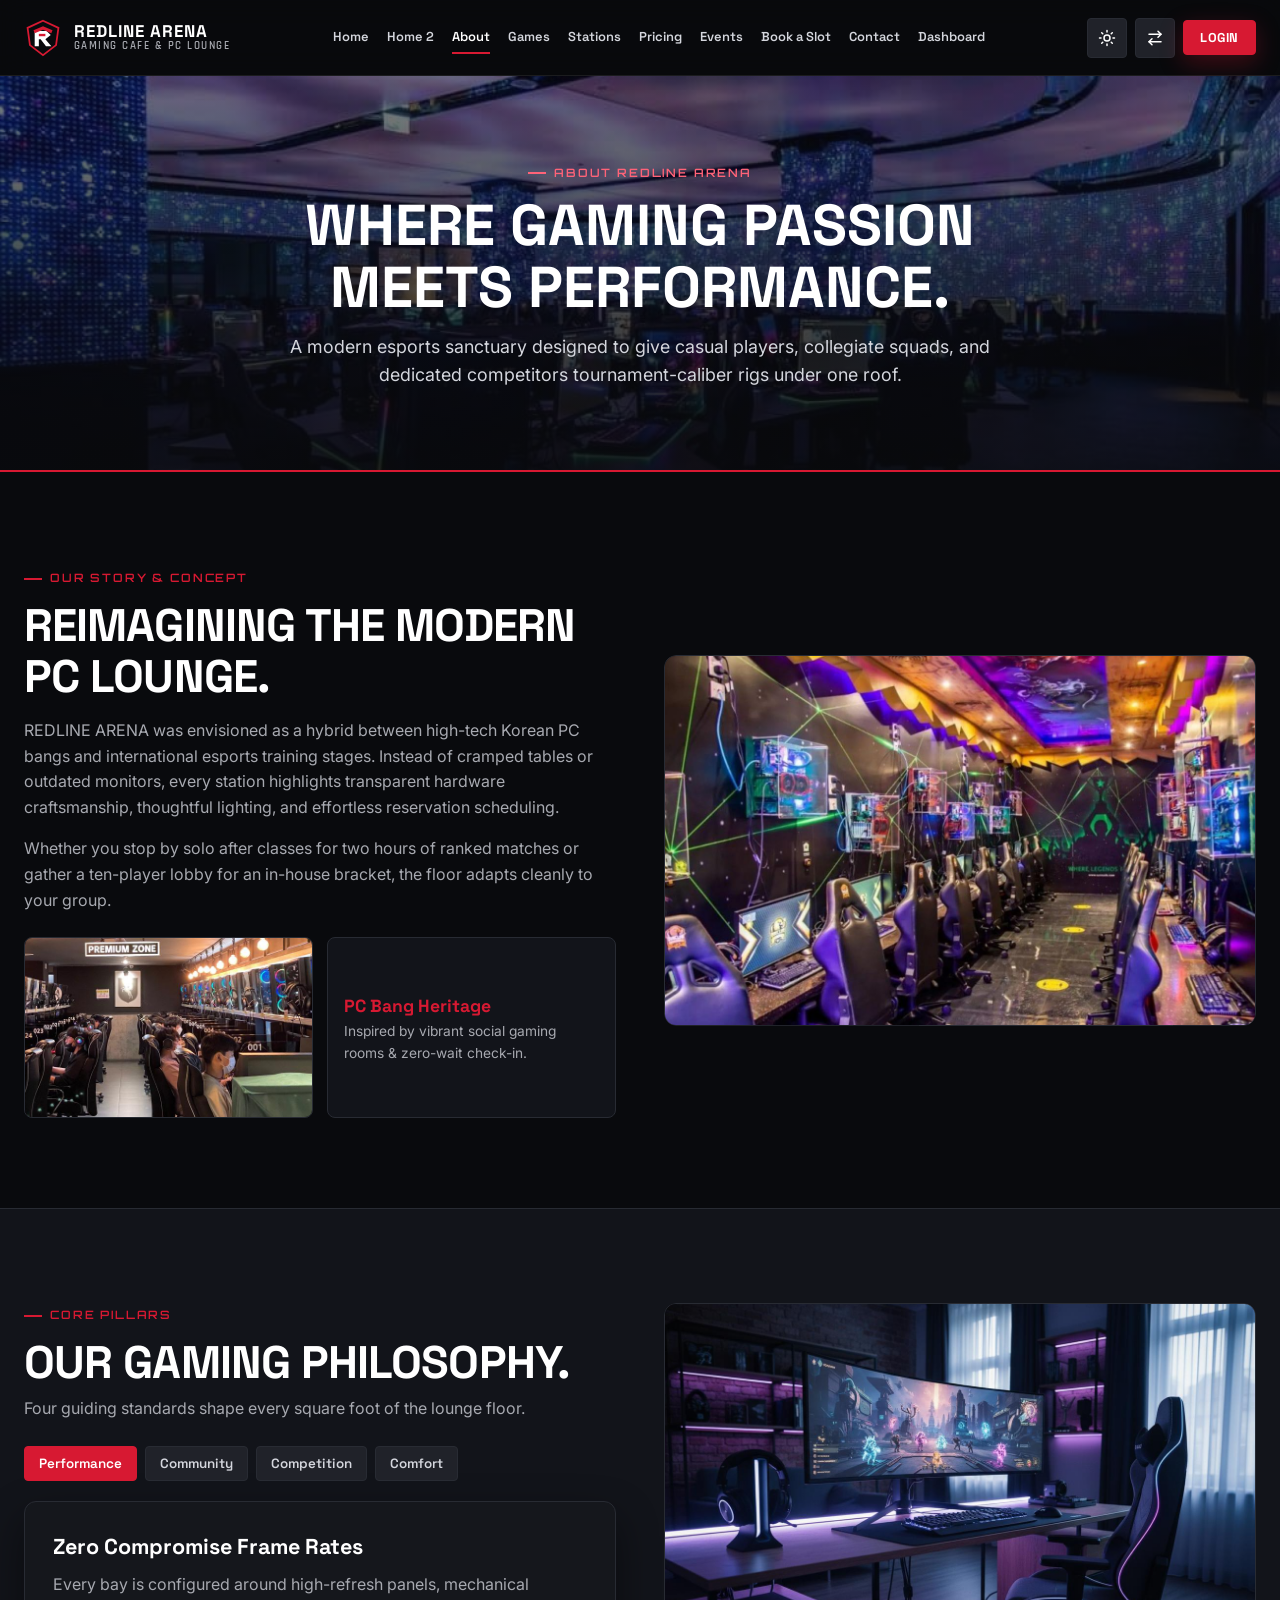
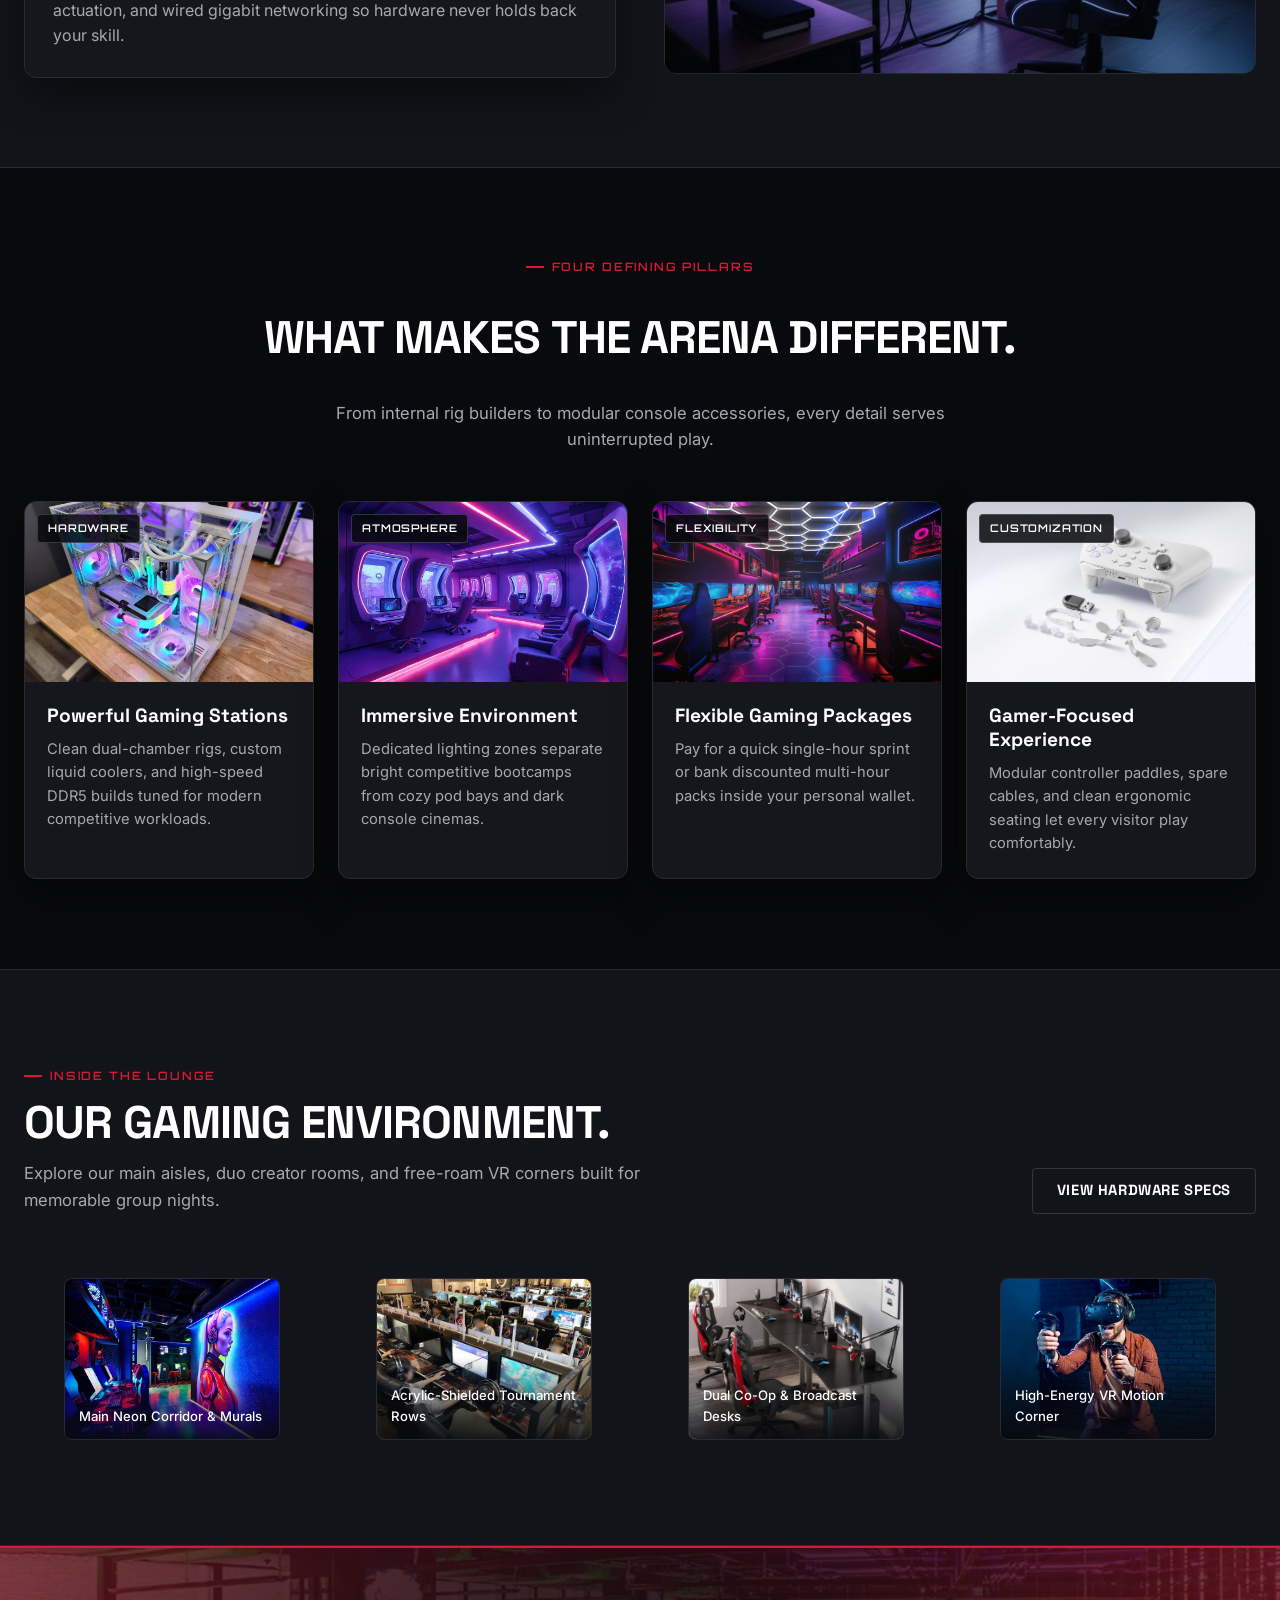
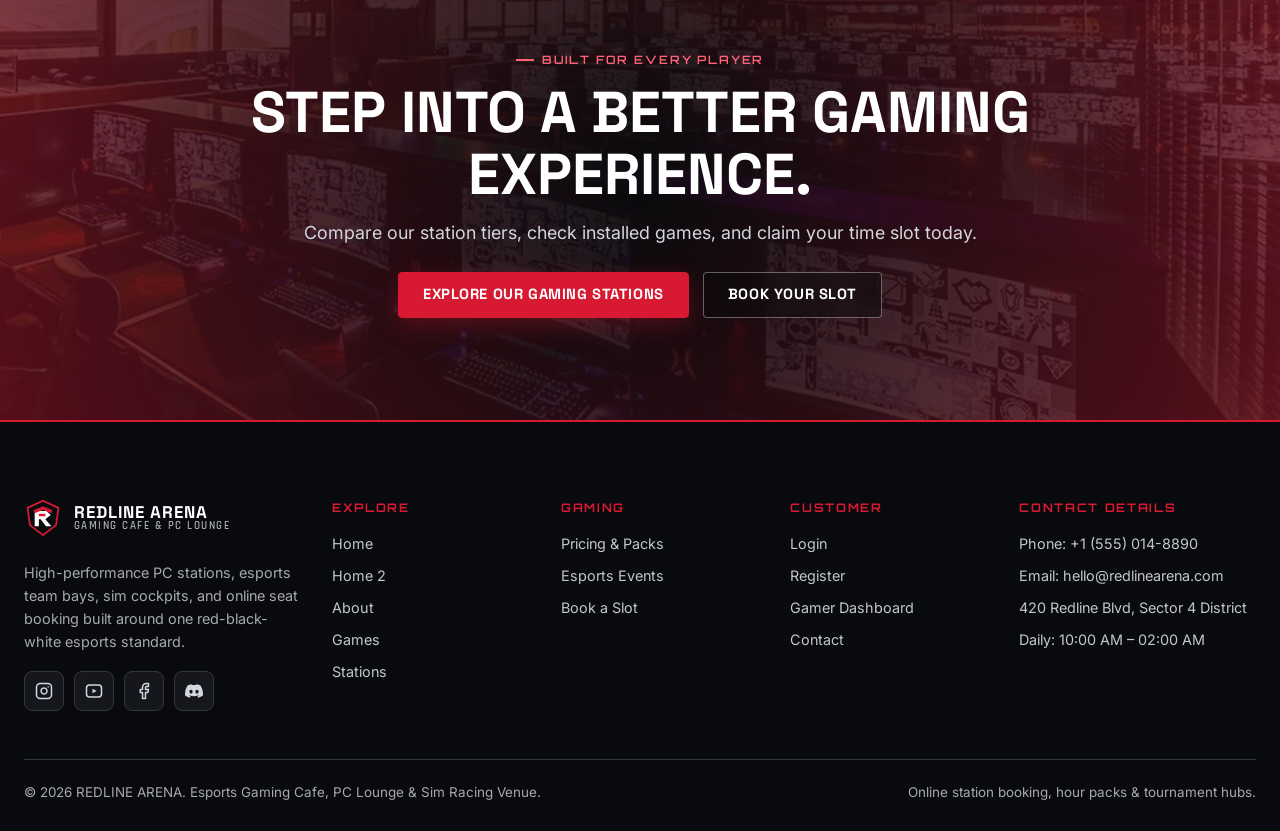
<file: about.html>
<!DOCTYPE html>
<html lang="en" data-theme="dark">
<head>
  <meta charset="UTF-8">
  <meta name="viewport" content="width=device-width, initial-scale=1.0">
  <title>About REDLINE ARENA | Gaming Cafe Story &amp; Philosophy</title>
  <meta name="description" content="Learn about the REDLINE ARENA esports gaming cafe, ergonomic design philosophy, and dedicated PC, console, and VR lounge environments.">
  <meta property="og:title" content="About REDLINE ARENA — Gaming Cafe &amp; PC Lounge">
  <meta property="og:description" content="Where gaming passion meets performance. Explore our story, pillars, and arena environment.">
  <meta property="og:type" content="website">
  <link rel="icon" type="image/svg+xml" href="assets/icons/favicon.svg">
  <link rel="preconnect" href="https://fonts.googleapis.com">
  <link rel="preconnect" href="https://fonts.gstatic.com" crossorigin>
  <link href="https://fonts.googleapis.com/css2?family=Inter:wght@400;500;600;700&family=Orbitron:wght@600;700&family=Rajdhani:wght@600;700&family=Space+Grotesk:wght@500;600;700&display=swap" rel="stylesheet">
  <script>try{document.documentElement.setAttribute('data-theme',localStorage.getItem('redline_theme')||'dark');document.documentElement.setAttribute('dir',localStorage.getItem('redline_dir')||'ltr');}catch(e){}</script>
  <link rel="stylesheet" href="assets/css/style.css">
</head>
<body>
  <a href="#main-content" class="skip-link">Skip to main content</a>

  <header class="site-header">
    <div class="container navbar-inner">
      <a href="index.html" class="brand-lockup" aria-label="REDLINE ARENA Home">
        <svg class="brand-mark" viewBox="0 0 64 64" width="38" height="38" aria-hidden="true">
          <polygon points="32,3 58,15 54,44 32,61 10,44 6,15" fill="#090A0D" stroke="#D71932" stroke-width="3"/>
          <polygon points="18,20 38,20 45,27 36,34 46,46 37,46 28,34 25,34 25,46 18,46" fill="#FFFFFF"/>
          <polygon points="32,12 48,19 46,24 32,18 18,24 16,19" fill="#D71932"/>
          <rect x="25" y="25" width="11" height="4" fill="#D71932"/>
        </svg>
        <span class="brand-text">
          <span class="brand-name">REDLINE ARENA</span>
          <span class="brand-sub">GAMING CAFE &amp; PC LOUNGE</span>
        </span>
      </a>
      <nav class="nav-links" aria-label="Main navigation">
        <a href="index.html" class="nav-link">Home</a>
        <a href="home-2.html" class="nav-link">Home 2</a>
        <a href="about.html" class="nav-link">About</a>
        <a href="games.html" class="nav-link">Games</a>
        <a href="stations.html" class="nav-link">Stations</a>
        <a href="pricing.html" class="nav-link">Pricing</a>
        <a href="events.html" class="nav-link">Events</a>
        <a href="booking.html" class="nav-link">Book a Slot</a>
        <a href="contact.html" class="nav-link">Contact</a>
        <a href="dashboard.html" class="nav-link">Dashboard</a>
      </nav>
      <div class="nav-actions">
        <button type="button" class="icon-btn" data-theme-toggle aria-label="Toggle color theme" aria-pressed="false" title="Switch Light / Dark Mode">
          <svg class="theme-icon-sun" viewBox="0 0 24 24" fill="none" stroke="currentColor" stroke-width="2" stroke-linecap="round" stroke-linejoin="round" aria-hidden="true"><circle cx="12" cy="12" r="4"/><path d="M12 2v2M12 20v2M4.93 4.93l1.41 1.41M17.66 17.66l1.41 1.41M2 12h2M20 12h2M6.34 17.66l-1.41 1.41M19.07 4.93l-1.41 1.41"/></svg>
          <svg class="theme-icon-moon" viewBox="0 0 24 24" fill="none" stroke="currentColor" stroke-width="2" stroke-linecap="round" stroke-linejoin="round" aria-hidden="true"><path d="M12 3a6 6 0 0 0 9 9 9 9 0 1 1-9-9Z"/></svg>
        </button>
        <button type="button" class="icon-btn" data-rtl-toggle aria-label="Toggle RTL direction" aria-pressed="false" title="Switch LTR / RTL Direction">
          <svg width="18" height="18" viewBox="0 0 24 24" fill="none" stroke="currentColor" stroke-width="2" stroke-linecap="round" stroke-linejoin="round" aria-hidden="true"><path d="m16 3 4 4-4 4"/><path d="M4 7h16"/><path d="m8 21-4-4 4-4"/><path d="M20 17H4"/></svg>
        </button>
        <a href="login.html" class="btn btn-primary btn-sm nav-login-cta">Login</a>
        <button type="button" class="hamburger-btn" id="drawerOpenBtn" aria-label="Open navigation menu" aria-controls="mobileDrawer" aria-expanded="false">
          <svg width="22" height="22" viewBox="0 0 24 24" fill="none" stroke="currentColor" stroke-width="2.2" stroke-linecap="round" aria-hidden="true"><path d="M3 6h18M3 12h18M3 18h18"/></svg>
        </button>
      </div>
    </div>
  </header>

  <div class="drawer-backdrop" id="drawerBackdrop"></div>
  <aside class="mobile-drawer" id="mobileDrawer" aria-hidden="true" aria-label="Mobile Navigation Drawer">
    <div class="drawer-header">
      <a href="index.html" class="brand-lockup">
        <svg class="brand-mark" viewBox="0 0 64 64" width="34" height="34" aria-hidden="true">
          <polygon points="32,3 58,15 54,44 32,61 10,44 6,15" fill="#090A0D" stroke="#D71932" stroke-width="3"/>
          <polygon points="18,20 38,20 45,27 36,34 46,46 37,46 28,34 25,34 25,46 18,46" fill="#FFFFFF"/>
          <polygon points="32,12 48,19 46,24 32,18 18,24 16,19" fill="#D71932"/>
          <rect x="25" y="25" width="11" height="4" fill="#D71932"/>
        </svg>
        <span class="brand-text">
          <span class="brand-name">REDLINE ARENA</span>
          <span class="brand-sub">GAMING LOUNGE</span>
        </span>
      </a>
      <button type="button" class="drawer-close" id="drawerCloseBtn" aria-label="Close navigation menu">&times;</button>
    </div>
    <nav class="drawer-nav" aria-label="Drawer Links">
      <a href="index.html" class="drawer-link">Home</a>
      <a href="home-2.html" class="drawer-link">Home 2</a>
      <a href="about.html" class="drawer-link">About</a>
      <a href="games.html" class="drawer-link">Games</a>
      <a href="stations.html" class="drawer-link">Stations</a>
      <a href="pricing.html" class="drawer-link">Pricing</a>
      <a href="events.html" class="drawer-link">Events</a>
      <a href="booking.html" class="drawer-link">Book a Slot</a>
      <a href="contact.html" class="drawer-link">Contact</a>
      <a href="dashboard.html" class="drawer-link">Dashboard</a>
    </nav>
    <div class="drawer-footer">
      <div class="drawer-icon-row">
        <button type="button" class="icon-btn drawer-icon-btn" data-theme-toggle aria-label="Toggle color theme" aria-pressed="false" title="Switch Light / Dark Mode">
          <svg class="theme-icon-sun" viewBox="0 0 24 24" fill="none" stroke="currentColor" stroke-width="2" stroke-linecap="round" stroke-linejoin="round" aria-hidden="true"><circle cx="12" cy="12" r="4"/><path d="M12 2v2M12 20v2M4.93 4.93l1.41 1.41M17.66 17.66l1.41 1.41M2 12h2M20 12h2M6.34 17.66l-1.41 1.41M19.07 4.93l-1.41 1.41"/></svg>
          <svg class="theme-icon-moon" viewBox="0 0 24 24" fill="none" stroke="currentColor" stroke-width="2" stroke-linecap="round" stroke-linejoin="round" aria-hidden="true"><path d="M12 3a6 6 0 0 0 9 9 9 9 0 1 1-9-9Z"/></svg>
        </button>
        <button type="button" class="icon-btn drawer-icon-btn" data-rtl-toggle aria-label="Toggle RTL direction" aria-pressed="false" title="Switch LTR / RTL Direction">
          <svg width="18" height="18" viewBox="0 0 24 24" fill="none" stroke="currentColor" stroke-width="2" stroke-linecap="round" stroke-linejoin="round" aria-hidden="true"><path d="m16 3 4 4-4 4"/><path d="M4 7h16"/><path d="m8 21-4-4 4-4"/><path d="M20 17H4"/></svg>
        </button>
      </div>
      <a href="login.html" class="btn btn-primary btn-sm drawer-login-cta">Login</a>
    </div>
  </aside>

  <main id="main-content">
    <!-- SECTION 01: HERO -->
    <section class="page-hero">
      <img src="images/image-21.png" alt="Curved architectural esports PC lounge lined with shimmer LED walls and central pod clusters" class="page-hero-bg" width="1000" height="750">
      <div class="page-hero-scrim" aria-hidden="true"></div>
      <div class="container">
        <div class="page-hero-inner reveal">
          <span class="eyebrow">About REDLINE ARENA</span>
          <h1 class="page-hero-title">WHERE GAMING PASSION MEETS PERFORMANCE.</h1>
          <p class="page-hero-lead">A modern esports sanctuary designed to give casual players, collegiate squads, and dedicated competitors tournament-caliber rigs under one roof.</p>
        </div>
      </div>
    </section>

    <!-- SECTION 02: OUR STORY -->
    <section class="section">
      <div class="container">
        <div class="split-grid">
          <div class="reveal">
            <span class="eyebrow">Our Story &amp; Concept</span>
            <h2 class="section-title">REIMAGINING THE MODERN PC LOUNGE.</h2>
            <p class="text-muted mt-2">REDLINE ARENA was envisioned as a hybrid between high-tech Korean PC bangs and international esports training stages. Instead of cramped tables or outdated monitors, every station highlights transparent hardware craftsmanship, thoughtful lighting, and effortless reservation scheduling.</p>
            <p class="text-muted mt-2">Whether you stop by solo after classes for two hours of ranked matches or gather a ten-player lobby for an in-house bracket, the floor adapts cleanly to your group.</p>
            <div class="mt-3 grid-2-resp">
              <div style="border-radius:8px;overflow:hidden;border:1px solid var(--border-subtle);">
                <img src="images/image-29.png" alt="Busy authentic PC bang aisle labeled Premium Zone with players in headsets" loading="lazy" width="700" height="380" style="width:100%;aspect-ratio:16/10;object-fit:cover;">
              </div>
              <div style="padding:16px;background:var(--bg-alt);border:1px solid var(--border-subtle);border-radius:8px;display:flex;flex-direction:column;justify-content:center;">
                <strong style="font-family:var(--font-display);font-size:1.1rem;color:var(--red);">PC Bang Heritage</strong>
                <span class="text-muted" style="font-size:0.86rem;">Inspired by vibrant social gaming rooms &amp; zero-wait check-in.</span>
              </div>
            </div>
          </div>

          <div class="split-media reveal">
            <img src="images/image-2.png" alt="Dual-row gaming corridor with wall-mounted acrylic open-frame PCs and neon ceiling art" loading="lazy" width="1200" height="800">
          </div>
        </div>
      </div>
    </section>

    <!-- SECTION 03: OUR GAMING PHILOSOPHY -->
    <section class="section section-alt" id="aboutPhilosophyTabs">
      <div class="container">
        <div class="split-grid reverse">
          <div class="split-media reveal">
            <img src="images/image-44.png" alt="Natural brick-and-window ultrawide PC gaming station with ergonomic black chair" loading="lazy" width="1200" height="800">
          </div>
          <div class="reveal">
            <span class="eyebrow">Core Pillars</span>
            <h2 class="section-title">OUR GAMING PHILOSOPHY.</h2>
            <p class="text-muted mt-1">Four guiding standards shape every square foot of the lounge floor.</p>

            <div class="hotspot-tabs mt-3">
              <button type="button" class="tab-chip active" data-pillar="performance">Performance</button>
              <button type="button" class="tab-chip" data-pillar="community">Community</button>
              <button type="button" class="tab-chip" data-pillar="competition">Competition</button>
              <button type="button" class="tab-chip" data-pillar="comfort">Comfort</button>
            </div>

            <div class="hotspot-panel">
              <h3 id="pillarTitle" style="font-family:var(--font-display);font-size:1.35rem;">Zero Compromise Frame Rates</h3>
              <p id="pillarDesc" class="text-muted mt-1">Every bay is configured around high-refresh panels, mechanical actuation, and wired gigabit networking so hardware never holds back your skill.</p>
            </div>
          </div>
        </div>
      </div>
    </section>

    <!-- SECTION 04: WHAT MAKES THE ARENA DIFFERENT (4 FEATURE CARDS — CARD SECTION #1) -->
    <section class="section">
      <div class="container">
        <div class="section-header centered">
          <span class="eyebrow">Four Defining Pillars</span>
          <h2 class="section-title">WHAT MAKES THE ARENA DIFFERENT.</h2>
          <p class="section-lead">From internal rig builders to modular console accessories, every detail serves uninterrupted play.</p>
        </div>

        <div class="grid-4">
          <article class="card reveal">
            <div class="card-media">
              <img src="images/image-47.png" alt="Custom white dual-chamber rig showcasing Gigabyte RTX GPU and T-Force RGB memory" loading="lazy" width="2048" height="1536">
              <span class="card-badge">Hardware</span>
            </div>
            <div class="card-body">
              <h3 class="card-title">Powerful Gaming Stations</h3>
              <p class="card-desc">Clean dual-chamber rigs, custom liquid coolers, and high-speed DDR5 builds tuned for modern competitive workloads.</p>
            </div>
          </article>

          <article class="card reveal">
            <div class="card-media">
              <img src="images/image-83.png" alt="Futuristic pod workstations and leather galaxy lounge recliners in neon lighting" loading="lazy" width="1024" height="1024">
              <span class="card-badge">Atmosphere</span>
            </div>
            <div class="card-body">
              <h3 class="card-title">Immersive Environment</h3>
              <p class="card-desc">Dedicated lighting zones separate bright competitive bootcamps from cozy pod bays and dark console cinemas.</p>
            </div>
          </article>

          <article class="card reveal">
            <div class="card-media">
              <img src="images/image-78.png" alt="Hexagonal LED corridor with two symmetrical rows of illuminated gaming stations" loading="lazy" width="1600" height="1600">
              <span class="card-badge">Flexibility</span>
            </div>
            <div class="card-body">
              <h3 class="card-title">Flexible Gaming Packages</h3>
              <p class="card-desc">Pay for a quick single-hour sprint or bank discounted multi-hour packs inside your personal wallet.</p>
            </div>
          </article>

          <article class="card reveal">
            <div class="card-media">
              <img src="images/image-59.png" alt="GuliKit pro wireless controller kit with swappable caps, rear paddles, and wireless dongle" loading="lazy" width="1200" height="800">
              <span class="card-badge">Customization</span>
            </div>
            <div class="card-body">
              <h3 class="card-title">Gamer-Focused Experience</h3>
              <p class="card-desc">Modular controller paddles, spare cables, and clean ergonomic seating let every visitor play comfortably.</p>
            </div>
          </article>
        </div>
      </div>
    </section>

    <!-- SECTION 05: OUR GAMING ENVIRONMENT (4-PHOTO VISUAL STORYTELLING MOSAIC) -->
    <section class="section section-alt">
      <div class="container">
        <div class="section-header">
          <div>
            <span class="eyebrow">Inside The Lounge</span>
            <h2 class="section-title">OUR GAMING ENVIRONMENT.</h2>
            <p class="section-lead">Explore our main aisles, duo creator rooms, and free-roam VR corners built for memorable group nights.</p>
          </div>
          <a href="stations.html" class="btn btn-secondary">VIEW HARDWARE SPECS</a>
        </div>

        <div class="photo-mosaic-4">
          <figure class="mosaic-tile reveal">
            <img src="images/image-28.png" alt="Cyber cafe aisle with illuminated character mural and red-accented gaming desks" loading="lazy" width="700" height="500">
            <figcaption class="mosaic-caption">Main Neon Corridor &amp; Murals</figcaption>
          </figure>
          <figure class="mosaic-tile reveal">
            <img src="images/image-33.png" alt="Lively gaming floor with acrylic desk partitions and mechanical keyboards" loading="lazy" width="570" height="380">
            <figcaption class="mosaic-caption">Acrylic-Shielded Tournament Rows</figcaption>
          </figure>
          <figure class="mosaic-tile reveal">
            <img src="images/image-93.png" alt="Side-by-side dual PC creator desks with studio speakers and boom mics" loading="lazy" width="2000" height="2000">
            <figcaption class="mosaic-caption">Dual Co-Op &amp; Broadcast Desks</figcaption>
          </figure>
          <figure class="mosaic-tile reveal">
            <img src="images/image-104.png" alt="Bearded gamer wearing VR headset and holding dual motion controllers against neon brick wall" loading="lazy" width="674" height="646">
            <figcaption class="mosaic-caption">High-Energy VR Motion Corner</figcaption>
          </figure>
        </div>
      </div>
    </section>

    <!-- SECTION 06: FINAL CTA -->
    <section class="cta-banner">
      <img src="images/image-15.png" alt="Multi-row esports PC floor with ergonomic mesh chairs and League of Legends wallpapers" class="cta-banner-bg" loading="lazy" width="900" height="600">
      <div class="cta-banner-scrim" aria-hidden="true"></div>
      <div class="container">
        <div class="cta-banner-inner reveal">
          <span class="eyebrow">Built For Every Player</span>
          <h2 class="page-hero-title">STEP INTO A BETTER GAMING EXPERIENCE.</h2>
          <p class="page-hero-lead">Compare our station tiers, check installed games, and claim your time slot today.</p>
          <div class="mt-3" style="display:flex;flex-wrap:wrap;gap:14px;">
            <a href="stations.html" class="btn btn-primary">EXPLORE OUR GAMING STATIONS</a>
            <a href="booking.html" class="btn btn-outline-light">BOOK YOUR SLOT</a>
          </div>
        </div>
      </div>
    </section>
  </main>

  <footer class="site-footer">
    <div class="container">
      <div class="footer-grid">
        <div>
          <a href="index.html" class="brand-lockup">
            <svg class="brand-mark" viewBox="0 0 64 64" width="38" height="38" aria-hidden="true">
              <polygon points="32,3 58,15 54,44 32,61 10,44 6,15" fill="#090A0D" stroke="#D71932" stroke-width="3"/>
              <polygon points="18,20 38,20 45,27 36,34 46,46 37,46 28,34 25,34 25,46 18,46" fill="#FFFFFF"/>
              <polygon points="32,12 48,19 46,24 32,18 18,24 16,19" fill="#D71932"/>
              <rect x="25" y="25" width="11" height="4" fill="#D71932"/>
            </svg>
            <span class="brand-text">
              <span class="brand-name">REDLINE ARENA</span>
              <span class="brand-sub">GAMING CAFE &amp; PC LOUNGE</span>
            </span>
          </a>
          <p class="mt-2 footer-desc">High-performance PC stations, esports team bays, sim cockpits, and online seat booking built around one red-black-white esports standard.</p>
          <div class="footer-social">
            <a href="#social-instagram" class="social-pill social-icon-btn" aria-label="Instagram" title="Instagram">
              <svg viewBox="0 0 24 24" width="18" height="18" fill="none" stroke="currentColor" stroke-width="2" stroke-linecap="round" stroke-linejoin="round" aria-hidden="true"><rect x="2" y="2" width="20" height="20" rx="5" ry="5"/><path d="M16 11.37A4 4 0 1 1 12.63 8 4 4 0 0 1 16 11.37z"/><line x1="17.5" y1="6.5" x2="17.51" y2="6.5"/></svg>
            </a>
            <a href="#social-youtube" class="social-pill social-icon-btn" aria-label="YouTube" title="YouTube">
              <svg viewBox="0 0 24 24" width="18" height="18" fill="none" stroke="currentColor" stroke-width="2" stroke-linecap="round" stroke-linejoin="round" aria-hidden="true"><rect x="2" y="4" width="20" height="16" rx="4"/><polygon points="10,9 15.5,12 10,15" fill="currentColor" stroke="none"/></svg>
            </a>
            <a href="#social-facebook" class="social-pill social-icon-btn" aria-label="Facebook" title="Facebook">
              <svg viewBox="0 0 24 24" width="18" height="18" fill="none" stroke="currentColor" stroke-width="2" stroke-linecap="round" stroke-linejoin="round" aria-hidden="true"><path d="M18 2h-3a5 5 0 0 0-5 5v3H7v4h3v8h4v-8h3l1-4h-4V7a1 1 0 0 1 1-1h3z"/></svg>
            </a>
            <a href="#social-discord" class="social-pill social-icon-btn" aria-label="Discord" title="Discord">
              <svg viewBox="0 0 24 24" width="18" height="18" fill="currentColor" aria-hidden="true"><path d="M20.317 4.37a19.79 19.79 0 0 0-4.885-1.515.074.074 0 0 0-.079.037c-.21.375-.444.864-.608 1.25a18.27 18.27 0 0 0-5.487 0 12.64 12.64 0 0 0-.617-1.25.077.077 0 0 0-.079-.037A19.736 19.736 0 0 0 3.677 4.37a.07.07 0 0 0-.032.027C.533 9.046-.32 13.58.099 18.057a.082.082 0 0 0 .031.057 19.9 19.9 0 0 0 5.993 3.03.078.078 0 0 0 .084-.028c.462-.63.874-1.295 1.226-1.994.021-.041.001-.09-.041-.106a13.107 13.107 0 0 1-1.872-.892.077.077 0 0 1-.008-.128 10.2 10.2 0 0 0 .372-.292.074.074 0 0 1 .077-.01c3.928 1.793 8.18 1.793 12.062 0a.074.074 0 0 1 .078.01c.12.098.246.198.373.292a.077.077 0 0 1-.006.127 12.299 12.299 0 0 1-1.873.892.077.077 0 0 0-.041.107c.36.698.772 1.362 1.225 1.993a.076.076 0 0 0 .084.028 19.839 19.839 0 0 0 6.002-3.03.077.077 0 0 0 .032-.054c.5-5.177-.838-9.674-3.549-13.66a.061.061 0 0 0-.031-.028zM8.02 15.33c-1.183 0-2.157-1.085-2.157-2.419 0-1.333.956-2.419 2.157-2.419 1.21 0 2.176 1.096 2.157 2.42 0 1.333-.956 2.418-2.157 2.418zm7.975 0c-1.183 0-2.157-1.085-2.157-2.419 0-1.333.955-2.419 2.157-2.419 1.21 0 2.176 1.096 2.157 2.42 0 1.333-.946 2.418-2.157 2.418z"/></svg>
            </a>
          </div>
        </div>
        <div>
          <h3 class="footer-heading">Explore</h3>
          <ul class="footer-links">
            <li><a href="index.html">Home</a></li>
            <li><a href="home-2.html">Home 2</a></li>
            <li><a href="about.html">About</a></li>
            <li><a href="games.html">Games</a></li>
            <li><a href="stations.html">Stations</a></li>
          </ul>
        </div>
        <div>
          <h3 class="footer-heading">Gaming</h3>
          <ul class="footer-links">
            <li><a href="pricing.html">Pricing &amp; Packs</a></li>
            <li><a href="events.html">Esports Events</a></li>
            <li><a href="booking.html">Book a Slot</a></li>
          </ul>
        </div>
        <div>
          <h3 class="footer-heading">Customer</h3>
          <ul class="footer-links">
            <li><a href="login.html">Login</a></li>
            <li><a href="register.html">Register</a></li>
            <li><a href="dashboard.html">Gamer Dashboard</a></li>
            <li><a href="contact.html">Contact</a></li>
          </ul>
        </div>
        <div>
          <h3 class="footer-heading">Contact Details</h3>
          <ul class="footer-links">
            <li>Phone: +1 (555) 014-8890</li>
            <li>Email: hello@redlinearena.com</li>
            <li>420 Redline Blvd, Sector 4 District</li>
            <li>Daily: 10:00 AM – 02:00 AM</li>
          </ul>
        </div>
      </div>
      <div class="footer-bottom">
        <span>&copy; 2026 REDLINE ARENA. Esports Gaming Cafe, PC Lounge &amp; Sim Racing Venue.</span>
        <span>Online station booking, hour packs &amp; tournament hubs.</span>
      </div>
    </div>
  </footer>

  <script src="assets/js/main.js"></script>
</body>
</html>
</file>
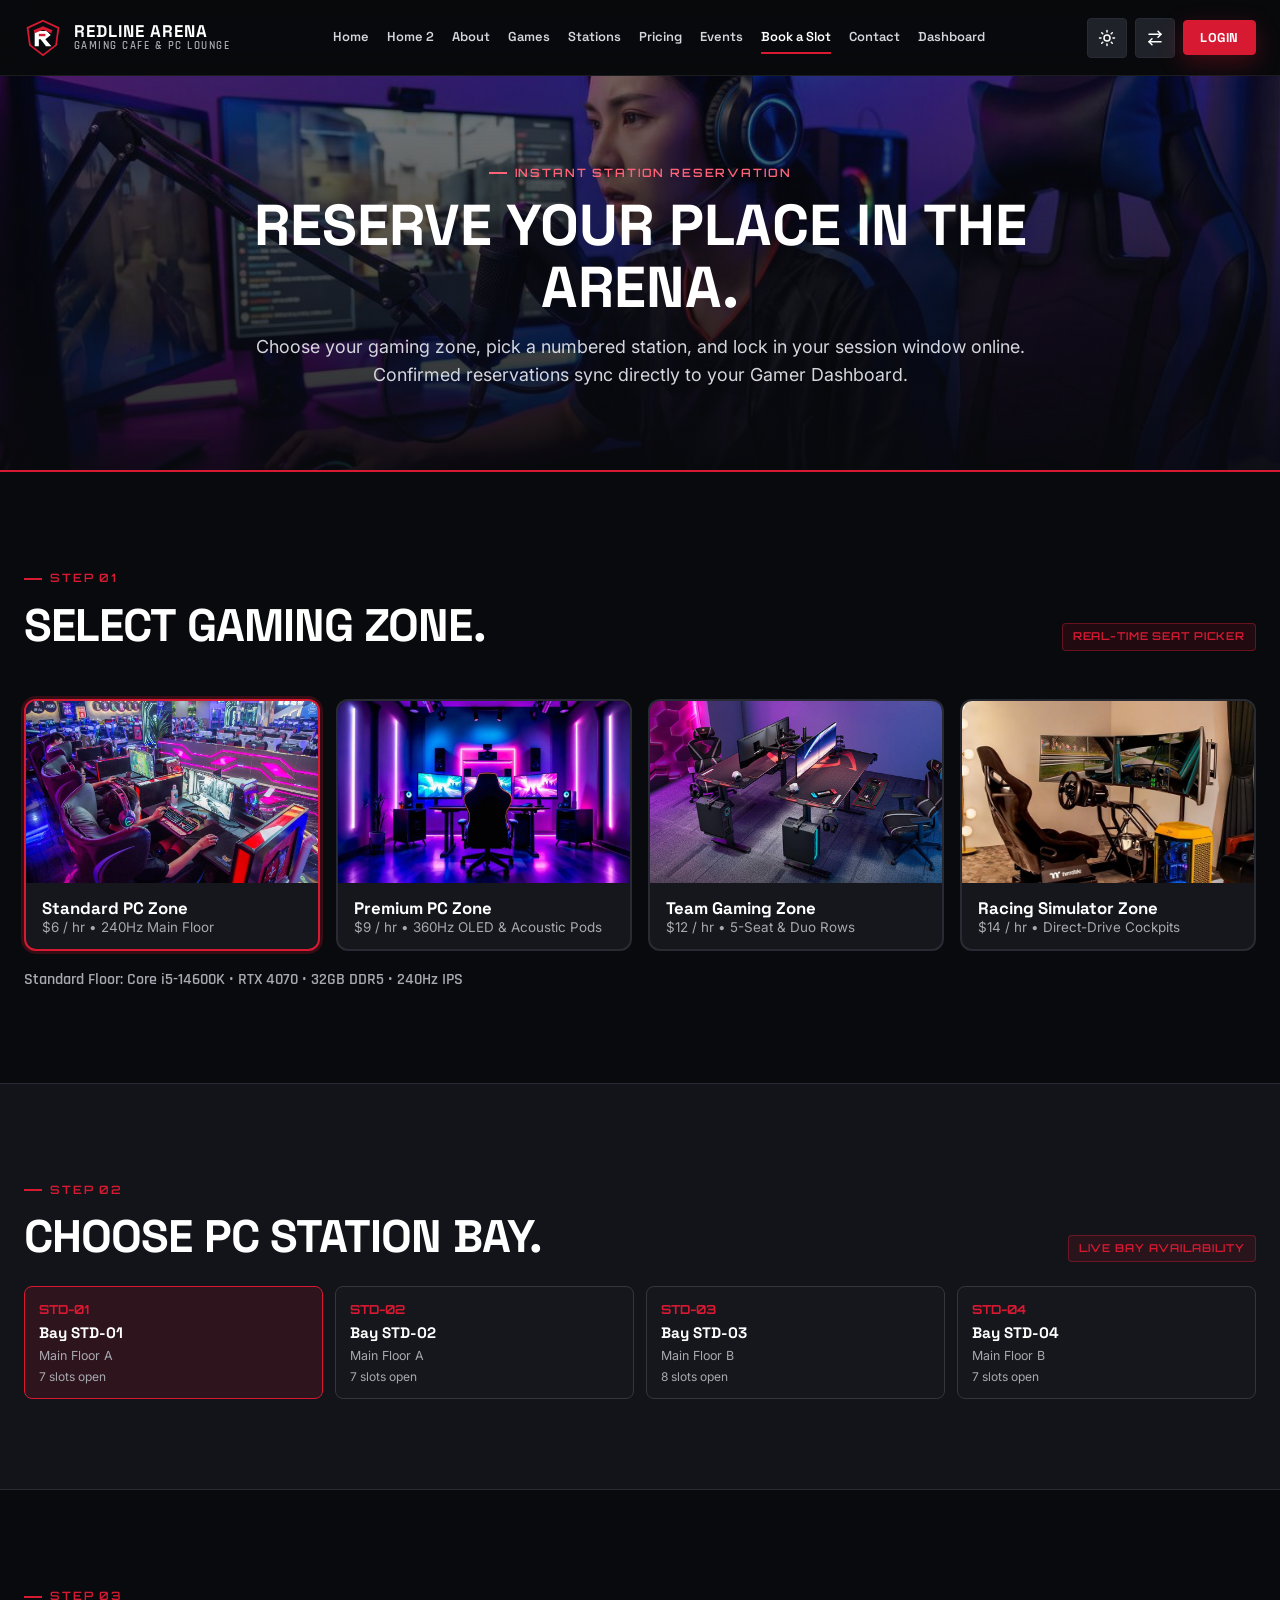
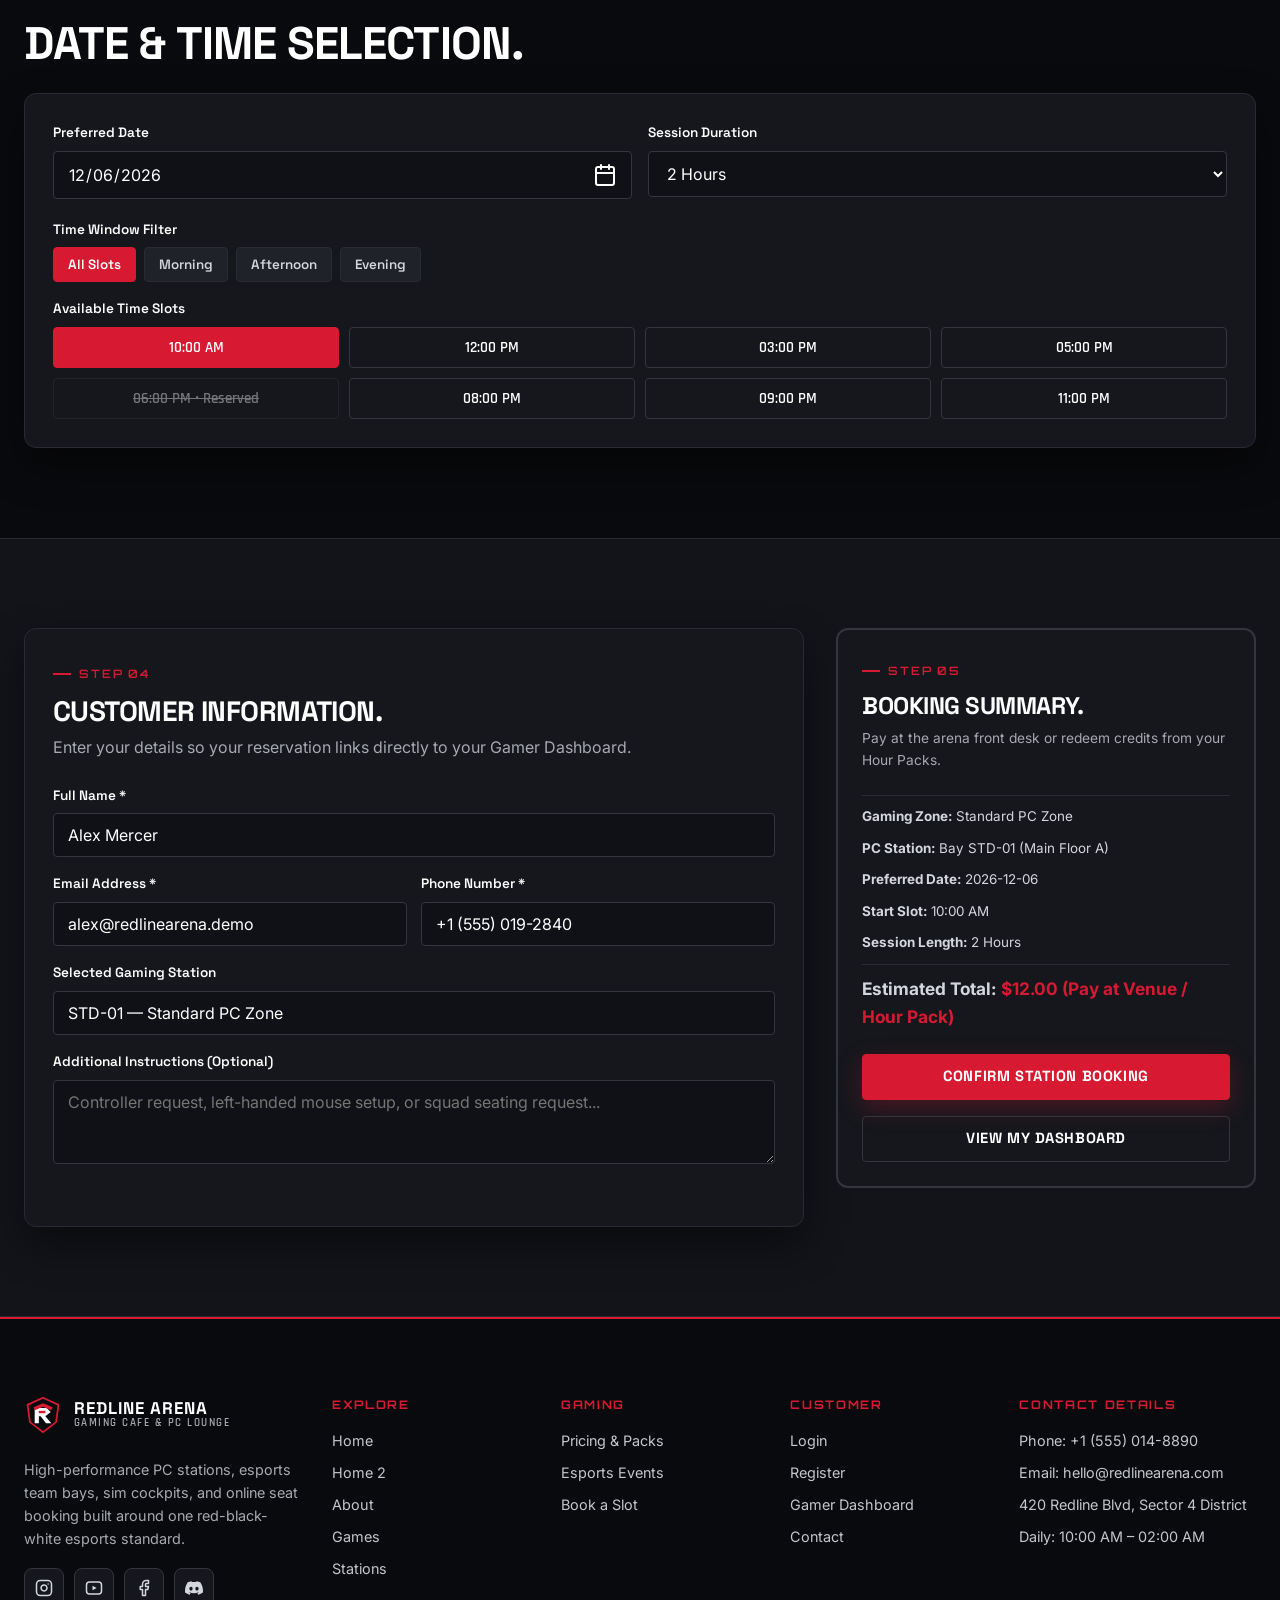
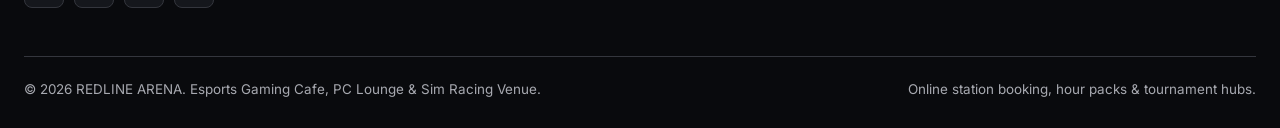
<file: booking.html>
<!DOCTYPE html>
<html lang="en" data-theme="dark">
<head>
  <meta charset="UTF-8">
  <meta name="viewport" content="width=device-width, initial-scale=1.0">
  <title>Book a Gaming Slot | REDLINE ARENA — Interactive Station Reservation</title>
  <meta name="description" content="Select a gaming zone, pick your numbered PC or sim rig, choose date and time slots, and reserve your station online.">
  <meta property="og:title" content="Book a Gaming Slot — REDLINE ARENA">
  <meta property="og:description" content="Reserve your seat in the arena using our interactive station and time-slot selector.">
  <meta property="og:type" content="website">
  <link rel="icon" type="image/svg+xml" href="assets/icons/favicon.svg">
  <link rel="preconnect" href="https://fonts.googleapis.com">
  <link rel="preconnect" href="https://fonts.gstatic.com" crossorigin>
  <link href="https://fonts.googleapis.com/css2?family=Inter:wght@400;500;600;700&family=Orbitron:wght@600;700&family=Rajdhani:wght@600;700&family=Space+Grotesk:wght@500;600;700&display=swap" rel="stylesheet">
  <script>try{document.documentElement.setAttribute('data-theme',localStorage.getItem('redline_theme')||'dark');document.documentElement.setAttribute('dir',localStorage.getItem('redline_dir')||'ltr');}catch(e){}</script>
  <link rel="stylesheet" href="assets/css/style.css?v=2">
  <style>
    /* White Calendar Icon in Dark Mode */
    #bookDate::-webkit-calendar-picker-indicator,
    input[type="date"]::-webkit-calendar-picker-indicator {
      background: transparent !important;
      width: 20px !important;
      height: 20px !important;
      background-image: url("data:image/svg+xml,%3Csvg xmlns='http://www.w3.org/2000/svg' viewBox='0 0 24 24' width='24' height='24' fill='none' stroke='%23FFFFFF' stroke-width='2' stroke-linecap='round' stroke-linejoin='round'%3E%3Crect x='3' y='4' width='18' height='18' rx='2' ry='2'%3E%3C/rect%3E%3Cline x1='16' y1='2' x2='16' y2='6'%3E%3C/line%3E%3Cline x1='8' y1='2' x2='8' y2='6'%3E%3C/line%3E%3Cline x1='3' y1='10' x2='21' y2='10'%3E%3C/line%3E%3C/svg%3E") !important;
      background-repeat: no-repeat !important;
      background-position: center !important;
      background-size: contain !important;
      cursor: pointer !important;
      opacity: 1 !important;
      filter: none !important;
    }
    [data-theme="light"] #bookDate::-webkit-calendar-picker-indicator,
    [data-theme="light"] input[type="date"]::-webkit-calendar-picker-indicator {
      background-image: url("data:image/svg+xml,%3Csvg xmlns='http://www.w3.org/2000/svg' viewBox='0 0 24 24' width='24' height='24' fill='none' stroke='%23090A0D' stroke-width='2' stroke-linecap='round' stroke-linejoin='round'%3E%3Crect x='3' y='4' width='18' height='18' rx='2' ry='2'%3E%3C/rect%3E%3Cline x1='16' y1='2' x2='16' y2='6'%3E%3C/line%3E%3Cline x1='8' y1='2' x2='8' y2='6'%3E%3C/line%3E%3Cline x1='3' y1='10' x2='21' y2='10'%3E%3C/line%3E%3C/svg%3E") !important;
    }
  </style>
</head>
<body>
  <a href="#main-content" class="skip-link">Skip to main content</a>

  <header class="site-header">
    <div class="container navbar-inner">
      <a href="index.html" class="brand-lockup" aria-label="REDLINE ARENA Home">
        <svg class="brand-mark" viewBox="0 0 64 64" width="38" height="38" aria-hidden="true">
          <polygon points="32,3 58,15 54,44 32,61 10,44 6,15" fill="#090A0D" stroke="#D71932" stroke-width="3"/>
          <polygon points="18,20 38,20 45,27 36,34 46,46 37,46 28,34 25,34 25,46 18,46" fill="#FFFFFF"/>
          <polygon points="32,12 48,19 46,24 32,18 18,24 16,19" fill="#D71932"/>
          <rect x="25" y="25" width="11" height="4" fill="#D71932"/>
        </svg>
        <span class="brand-text">
          <span class="brand-name">REDLINE ARENA</span>
          <span class="brand-sub">GAMING CAFE &amp; PC LOUNGE</span>
        </span>
      </a>
      <nav class="nav-links" aria-label="Main navigation">
        <a href="index.html" class="nav-link">Home</a>
        <a href="home-2.html" class="nav-link">Home 2</a>
        <a href="about.html" class="nav-link">About</a>
        <a href="games.html" class="nav-link">Games</a>
        <a href="stations.html" class="nav-link">Stations</a>
        <a href="pricing.html" class="nav-link">Pricing</a>
        <a href="events.html" class="nav-link">Events</a>
        <a href="booking.html" class="nav-link">Book a Slot</a>
        <a href="contact.html" class="nav-link">Contact</a>
        <a href="dashboard.html" class="nav-link">Dashboard</a>
      </nav>
      <div class="nav-actions">
        <button type="button" class="icon-btn" data-theme-toggle aria-label="Toggle color theme" aria-pressed="false" title="Switch Light / Dark Mode">
          <svg class="theme-icon-sun" viewBox="0 0 24 24" fill="none" stroke="currentColor" stroke-width="2" stroke-linecap="round" stroke-linejoin="round" aria-hidden="true"><circle cx="12" cy="12" r="4"/><path d="M12 2v2M12 20v2M4.93 4.93l1.41 1.41M17.66 17.66l1.41 1.41M2 12h2M20 12h2M6.34 17.66l-1.41 1.41M19.07 4.93l-1.41 1.41"/></svg>
          <svg class="theme-icon-moon" viewBox="0 0 24 24" fill="none" stroke="currentColor" stroke-width="2" stroke-linecap="round" stroke-linejoin="round" aria-hidden="true"><path d="M12 3a6 6 0 0 0 9 9 9 9 0 1 1-9-9Z"/></svg>
        </button>
        <button type="button" class="icon-btn" data-rtl-toggle aria-label="Toggle RTL direction" aria-pressed="false" title="Switch LTR / RTL Direction">
          <svg width="18" height="18" viewBox="0 0 24 24" fill="none" stroke="currentColor" stroke-width="2" stroke-linecap="round" stroke-linejoin="round" aria-hidden="true"><path d="m16 3 4 4-4 4"/><path d="M4 7h16"/><path d="m8 21-4-4 4-4"/><path d="M20 17H4"/></svg>
        </button>
        <a href="login.html" class="btn btn-primary btn-sm nav-login-cta">Login</a>
        <button type="button" class="hamburger-btn" id="drawerOpenBtn" aria-label="Open navigation menu" aria-controls="mobileDrawer" aria-expanded="false">
          <svg width="22" height="22" viewBox="0 0 24 24" fill="none" stroke="currentColor" stroke-width="2.2" stroke-linecap="round" aria-hidden="true"><path d="M3 6h18M3 12h18M3 18h18"/></svg>
        </button>
      </div>
    </div>
  </header>

  <div class="drawer-backdrop" id="drawerBackdrop"></div>
  <aside class="mobile-drawer" id="mobileDrawer" aria-hidden="true" aria-label="Mobile Navigation Drawer">
    <div class="drawer-header">
      <a href="index.html" class="brand-lockup">
        <svg class="brand-mark" viewBox="0 0 64 64" width="34" height="34" aria-hidden="true">
          <polygon points="32,3 58,15 54,44 32,61 10,44 6,15" fill="#090A0D" stroke="#D71932" stroke-width="3"/>
          <polygon points="18,20 38,20 45,27 36,34 46,46 37,46 28,34 25,34 25,46 18,46" fill="#FFFFFF"/>
          <polygon points="32,12 48,19 46,24 32,18 18,24 16,19" fill="#D71932"/>
          <rect x="25" y="25" width="11" height="4" fill="#D71932"/>
        </svg>
        <span class="brand-text">
          <span class="brand-name">REDLINE ARENA</span>
          <span class="brand-sub">GAMING LOUNGE</span>
        </span>
      </a>
      <button type="button" class="drawer-close" id="drawerCloseBtn" aria-label="Close navigation menu">&times;</button>
    </div>
    <nav class="drawer-nav" aria-label="Drawer Links">
      <a href="index.html" class="drawer-link">Home</a>
      <a href="home-2.html" class="drawer-link">Home 2</a>
      <a href="about.html" class="drawer-link">About</a>
      <a href="games.html" class="drawer-link">Games</a>
      <a href="stations.html" class="drawer-link">Stations</a>
      <a href="pricing.html" class="drawer-link">Pricing</a>
      <a href="events.html" class="drawer-link">Events</a>
      <a href="booking.html" class="drawer-link">Book a Slot</a>
      <a href="contact.html" class="drawer-link">Contact</a>
      <a href="dashboard.html" class="drawer-link">Dashboard</a>
    </nav>
    <div class="drawer-footer">
      <div class="drawer-icon-row">
        <button type="button" class="icon-btn drawer-icon-btn" data-theme-toggle aria-label="Toggle color theme" aria-pressed="false" title="Switch Light / Dark Mode">
          <svg class="theme-icon-sun" viewBox="0 0 24 24" fill="none" stroke="currentColor" stroke-width="2" stroke-linecap="round" stroke-linejoin="round" aria-hidden="true"><circle cx="12" cy="12" r="4"/><path d="M12 2v2M12 20v2M4.93 4.93l1.41 1.41M17.66 17.66l1.41 1.41M2 12h2M20 12h2M6.34 17.66l-1.41 1.41M19.07 4.93l-1.41 1.41"/></svg>
          <svg class="theme-icon-moon" viewBox="0 0 24 24" fill="none" stroke="currentColor" stroke-width="2" stroke-linecap="round" stroke-linejoin="round" aria-hidden="true"><path d="M12 3a6 6 0 0 0 9 9 9 9 0 1 1-9-9Z"/></svg>
        </button>
        <button type="button" class="icon-btn drawer-icon-btn" data-rtl-toggle aria-label="Toggle RTL direction" aria-pressed="false" title="Switch LTR / RTL Direction">
          <svg width="18" height="18" viewBox="0 0 24 24" fill="none" stroke="currentColor" stroke-width="2" stroke-linecap="round" stroke-linejoin="round" aria-hidden="true"><path d="m16 3 4 4-4 4"/><path d="M4 7h16"/><path d="m8 21-4-4 4-4"/><path d="M20 17H4"/></svg>
        </button>
      </div>
      <a href="login.html" class="btn btn-primary btn-sm drawer-login-cta">Login</a>
    </div>
  </aside>

  <main id="main-content">
    <!-- SECTION 01: BOOKING HERO -->
    <section class="page-hero">
      <img src="images/image-73.png" alt="Competitive female gamer playing Counter-Strike on dual-monitor RGB station with headset and mic" class="page-hero-bg" width="1200" height="670">
      <div class="page-hero-scrim" aria-hidden="true"></div>
      <div class="container">
        <div class="page-hero-inner reveal">
          <span class="eyebrow">Instant Station Reservation</span>
          <h1 class="page-hero-title">RESERVE YOUR PLACE IN THE ARENA.</h1>
          <p class="page-hero-lead">Choose your gaming zone, pick a numbered station, and lock in your session window online. Confirmed reservations sync directly to your Gamer Dashboard.</p>
        </div>
      </div>
    </section>

    <form id="arenaBookingForm" novalidate>
      <!-- SECTION 02: GAMING ZONE SELECTION -->
      <section class="section">
        <div class="container">
          <div class="section-header">
            <div>
              <span class="eyebrow">Step 01</span>
              <h2 class="section-title">SELECT GAMING ZONE.</h2>
            </div>
            <span class="demo-badge">Real-Time Seat Picker</span>
          </div>

          <div class="zone-selector-grid" role="radiogroup" aria-label="Select Gaming Zone">
            <button type="button" class="zone-option active" data-book-zone="standard">
              <img src="images/image-19.png" alt="Standard PC rows filled with headset-equipped players in red-lit booths" loading="lazy" width="1067" height="711">
              <div class="zone-option-body">
                <strong style="font-family:var(--font-display);font-size:1.05rem;">Standard PC Zone</strong>
                <div class="text-muted" style="font-size:0.84rem;">$6 / hr &bull; 240Hz Main Floor</div>
              </div>
            </button>

            <button type="button" class="zone-option" data-book-zone="premium">
              <img src="images/image-81.png" alt="Private VIP acoustic triple-monitor booth illuminated in magenta and cyan" loading="lazy" width="950" height="650">
              <div class="zone-option-body">
                <strong style="font-family:var(--font-display);font-size:1.05rem;">Premium PC Zone</strong>
                <div class="text-muted" style="font-size:0.84rem;">$9 / hr &bull; 360Hz OLED &amp; Acoustic Pods</div>
              </div>
            </button>

            <button type="button" class="zone-option" data-book-zone="team">
              <img src="images/image-91.png" alt="Back-to-back ergonomic duo and team desk stations with red mats" loading="lazy" width="948" height="579">
              <div class="zone-option-body">
                <strong style="font-family:var(--font-display);font-size:1.05rem;">Team Gaming Zone</strong>
                <div class="text-muted" style="font-size:0.84rem;">$12 / hr &bull; 5-Seat &amp; Duo Rows</div>
              </div>
            </button>

            <button type="button" class="zone-option" data-book-zone="racing">
              <img src="images/image-107.png" alt="Thermaltake triple-monitor GT sim racing cockpit with custom liquid-cooled tower" loading="lazy" width="720" height="720">
              <div class="zone-option-body">
                <strong style="font-family:var(--font-display);font-size:1.05rem;">Racing Simulator Zone</strong>
                <div class="text-muted" style="font-size:0.84rem;">$14 / hr &bull; Direct-Drive Cockpits</div>
              </div>
            </button>
          </div>
          <p id="zoneSpecNote" class="mt-2 text-muted" style="font-family:var(--font-tech);font-weight:600;"></p>
        </div>
      </section>

      <!-- SECTION 03: PC STATION SELECTION -->
      <section class="section section-alt">
        <div class="container">
          <div class="section-header" style="margin-bottom:24px;">
            <div>
              <span class="eyebrow">Step 02</span>
              <h2 class="section-title">CHOOSE PC STATION BAY.</h2>
            </div>
            <span class="demo-badge">Live Bay Availability</span>
          </div>

          <div class="station-floor-grid" id="stationFloorGrid" aria-live="polite"></div>
        </div>
      </section>

      <!-- SECTION 04: DATE AND TIME SELECTION -->
      <section class="section">
        <div class="container">
          <div class="section-header" style="margin-bottom:24px;">
            <div>
              <span class="eyebrow">Step 03</span>
              <h2 class="section-title">DATE &amp; TIME SELECTION.</h2>
            </div>
          </div>

          <div class="hotspot-panel">
            <div style="display:grid;grid-template-columns:repeat(auto-fit,minmax(220px,1fr));gap:16px;margin-bottom:20px;">
              <div class="form-group" style="margin-bottom:0;">
                <label class="form-label" for="bookDate">Preferred Date</label>
                <input type="date" id="bookDate" class="form-control" required>
              </div>
              <div class="form-group" style="margin-bottom:0;">
                <label class="form-label" for="bookDuration">Session Duration</label>
                <select id="bookDuration" class="form-control">
                  <option value="1">1 Hour</option>
                  <option value="2" selected>2 Hours</option>
                  <option value="3">3 Hours</option>
                  <option value="5">5 Hours</option>
                </select>
              </div>
            </div>

            <div class="form-group">
              <span class="form-label">Time Window Filter</span>
              <div class="filter-chips">
                <button type="button" class="tab-chip active" data-period-filter="all">All Slots</button>
                <button type="button" class="tab-chip" data-period-filter="morning">Morning</button>
                <button type="button" class="tab-chip" data-period-filter="afternoon">Afternoon</button>
                <button type="button" class="tab-chip" data-period-filter="evening">Evening</button>
              </div>
            </div>

            <div class="form-group" style="margin-bottom:0;">
              <span class="form-label">Available Time Slots</span>
              <div class="slot-grid" id="timeSlotGrid"></div>
            </div>
          </div>
        </div>
      </section>

      <!-- SECTION 05 & 06: CUSTOMER INFORMATION + BOOKING SUMMARY & CONFIRMATION -->
      <section class="section section-alt">
        <div class="container">
          <div class="booking-split">
            <!-- SECTION 05: CUSTOMER INFORMATION -->
            <div class="hotspot-panel">
              <span class="eyebrow">Step 04</span>
              <h2 class="section-title" style="font-size:1.75rem;">CUSTOMER INFORMATION.</h2>
              <p class="text-muted mt-1 mb-3">Enter your details so your reservation links directly to your Gamer Dashboard.</p>

              <div class="form-group">
                <label class="form-label" for="bookName">Full Name *</label>
                <input type="text" id="bookName" class="form-control" placeholder="e.g. Alex Mercer" required>
              </div>
              <div style="display:grid;grid-template-columns:repeat(auto-fit,minmax(210px,1fr));gap:14px;">
                <div class="form-group">
                  <label class="form-label" for="bookEmail">Email Address *</label>
                  <input type="email" id="bookEmail" class="form-control" placeholder="alex@redlinearena.demo" required>
                </div>
                <div class="form-group">
                  <label class="form-label" for="bookPhone">Phone Number *</label>
                  <input type="tel" id="bookPhone" class="form-control" placeholder="+1 (555) 019-2840" required>
                </div>
              </div>
              <div class="form-group">
                <label class="form-label" for="bookStationInput">Selected Gaming Station</label>
                <input type="text" id="bookStationInput" class="form-control" readonly>
              </div>
              <div class="form-group">
                <label class="form-label" for="bookNotes">Additional Instructions (Optional)</label>
                <textarea id="bookNotes" rows="3" class="form-control" placeholder="Controller request, left-handed mouse setup, or squad seating request..."></textarea>
              </div>
              <div id="bookingFormError" class="form-error" role="alert"></div>
              <div id="bookingSuccessBanner" style="display:none;padding:14px;border-radius:8px;background:rgba(215,25,50,0.14);border:1px solid var(--red);margin-top:12px;"></div>
            </div>

            <!-- SECTION 06: BOOKING SUMMARY AND CONFIRMATION -->
            <aside class="summary-box" aria-label="Booking Summary">
              <span class="eyebrow">Step 05</span>
              <h2 class="section-title" style="font-size:1.5rem;">BOOKING SUMMARY.</h2>
              <p class="text-muted mt-1" style="font-size:0.86rem;">Pay at the arena front desk or redeem credits from your Hour Packs.</p>

              <div class="card-meta-list mt-3" style="gap:10px;">
                <div><strong>Gaming Zone:</strong> <span id="sumZone"></span></div>
                <div><strong>PC Station:</strong> <span id="sumStation"></span></div>
                <div><strong>Preferred Date:</strong> <span id="sumDate"></span></div>
                <div><strong>Start Slot:</strong> <span id="sumTime"></span></div>
                <div><strong>Session Length:</strong> <span id="sumDuration"></span></div>
                <div style="padding-top:10px;border-top:1px solid var(--border-subtle);font-size:1.08rem;">
                  <strong>Estimated Total:</strong> <span id="sumPrice" style="color:var(--red);font-weight:700;"></span>
                </div>
              </div>

              <button type="submit" class="btn btn-primary btn-block mt-3">CONFIRM STATION BOOKING</button>
              <a href="dashboard.html" class="btn btn-secondary btn-block mt-2">VIEW MY DASHBOARD</a>
            </aside>
          </div>
        </div>
      </section>
    </form>
  </main>

  <footer class="site-footer">
    <div class="container">
      <div class="footer-grid">
        <div>
          <a href="index.html" class="brand-lockup">
            <svg class="brand-mark" viewBox="0 0 64 64" width="38" height="38" aria-hidden="true">
              <polygon points="32,3 58,15 54,44 32,61 10,44 6,15" fill="#090A0D" stroke="#D71932" stroke-width="3"/>
              <polygon points="18,20 38,20 45,27 36,34 46,46 37,46 28,34 25,34 25,46 18,46" fill="#FFFFFF"/>
              <polygon points="32,12 48,19 46,24 32,18 18,24 16,19" fill="#D71932"/>
              <rect x="25" y="25" width="11" height="4" fill="#D71932"/>
            </svg>
            <span class="brand-text">
              <span class="brand-name">REDLINE ARENA</span>
              <span class="brand-sub">GAMING CAFE &amp; PC LOUNGE</span>
            </span>
          </a>
          <p class="mt-2 footer-desc">High-performance PC stations, esports team bays, sim cockpits, and online seat booking built around one red-black-white esports standard.</p>
          <div class="footer-social">
            <a href="#social-instagram" class="social-pill social-icon-btn" aria-label="Instagram" title="Instagram">
              <svg viewBox="0 0 24 24" width="18" height="18" fill="none" stroke="currentColor" stroke-width="2" stroke-linecap="round" stroke-linejoin="round" aria-hidden="true"><rect x="2" y="2" width="20" height="20" rx="5" ry="5"/><path d="M16 11.37A4 4 0 1 1 12.63 8 4 4 0 0 1 16 11.37z"/><line x1="17.5" y1="6.5" x2="17.51" y2="6.5"/></svg>
            </a>
            <a href="#social-youtube" class="social-pill social-icon-btn" aria-label="YouTube" title="YouTube">
              <svg viewBox="0 0 24 24" width="18" height="18" fill="none" stroke="currentColor" stroke-width="2" stroke-linecap="round" stroke-linejoin="round" aria-hidden="true"><rect x="2" y="4" width="20" height="16" rx="4"/><polygon points="10,9 15.5,12 10,15" fill="currentColor" stroke="none"/></svg>
            </a>
            <a href="#social-facebook" class="social-pill social-icon-btn" aria-label="Facebook" title="Facebook">
              <svg viewBox="0 0 24 24" width="18" height="18" fill="none" stroke="currentColor" stroke-width="2" stroke-linecap="round" stroke-linejoin="round" aria-hidden="true"><path d="M18 2h-3a5 5 0 0 0-5 5v3H7v4h3v8h4v-8h3l1-4h-4V7a1 1 0 0 1 1-1h3z"/></svg>
            </a>
            <a href="#social-discord" class="social-pill social-icon-btn" aria-label="Discord" title="Discord">
              <svg viewBox="0 0 24 24" width="18" height="18" fill="currentColor" aria-hidden="true"><path d="M20.317 4.37a19.79 19.79 0 0 0-4.885-1.515.074.074 0 0 0-.079.037c-.21.375-.444.864-.608 1.25a18.27 18.27 0 0 0-5.487 0 12.64 12.64 0 0 0-.617-1.25.077.077 0 0 0-.079-.037A19.736 19.736 0 0 0 3.677 4.37a.07.07 0 0 0-.032.027C.533 9.046-.32 13.58.099 18.057a.082.082 0 0 0 .031.057 19.9 19.9 0 0 0 5.993 3.03.078.078 0 0 0 .084-.028c.462-.63.874-1.295 1.226-1.994.021-.041.001-.09-.041-.106a13.107 13.107 0 0 1-1.872-.892.077.077 0 0 1-.008-.128 10.2 10.2 0 0 0 .372-.292.074.074 0 0 1 .077-.01c3.928 1.793 8.18 1.793 12.062 0a.074.074 0 0 1 .078.01c.12.098.246.198.373.292a.077.077 0 0 1-.006.127 12.299 12.299 0 0 1-1.873.892.077.077 0 0 0-.041.107c.36.698.772 1.362 1.225 1.993a.076.076 0 0 0 .084.028 19.839 19.839 0 0 0 6.002-3.03.077.077 0 0 0 .032-.054c.5-5.177-.838-9.674-3.549-13.66a.061.061 0 0 0-.031-.028zM8.02 15.33c-1.183 0-2.157-1.085-2.157-2.419 0-1.333.956-2.419 2.157-2.419 1.21 0 2.176 1.096 2.157 2.42 0 1.333-.956 2.418-2.157 2.418zm7.975 0c-1.183 0-2.157-1.085-2.157-2.419 0-1.333.955-2.419 2.157-2.419 1.21 0 2.176 1.096 2.157 2.42 0 1.333-.946 2.418-2.157 2.418z"/></svg>
            </a>
          </div>
        </div>
        <div>
          <h3 class="footer-heading">Explore</h3>
          <ul class="footer-links">
            <li><a href="index.html">Home</a></li>
            <li><a href="home-2.html">Home 2</a></li>
            <li><a href="about.html">About</a></li>
            <li><a href="games.html">Games</a></li>
            <li><a href="stations.html">Stations</a></li>
          </ul>
        </div>
        <div>
          <h3 class="footer-heading">Gaming</h3>
          <ul class="footer-links">
            <li><a href="pricing.html">Pricing &amp; Packs</a></li>
            <li><a href="events.html">Esports Events</a></li>
            <li><a href="booking.html">Book a Slot</a></li>
          </ul>
        </div>
        <div>
          <h3 class="footer-heading">Customer</h3>
          <ul class="footer-links">
            <li><a href="login.html">Login</a></li>
            <li><a href="register.html">Register</a></li>
            <li><a href="dashboard.html">Gamer Dashboard</a></li>
            <li><a href="contact.html">Contact</a></li>
          </ul>
        </div>
        <div>
          <h3 class="footer-heading">Contact Details</h3>
          <ul class="footer-links">
            <li>Phone: +1 (555) 014-8890</li>
            <li>Email: hello@redlinearena.com</li>
            <li>420 Redline Blvd, Sector 4 District</li>
            <li>Daily: 10:00 AM – 02:00 AM</li>
          </ul>
        </div>
      </div>
      <div class="footer-bottom">
        <span>&copy; 2026 REDLINE ARENA. Esports Gaming Cafe, PC Lounge &amp; Sim Racing Venue.</span>
        <span>Online station booking, hour packs &amp; tournament hubs.</span>
      </div>
    </div>
  </footer>

  <script src="assets/js/main.js"></script>
</body>
</html>
</file>
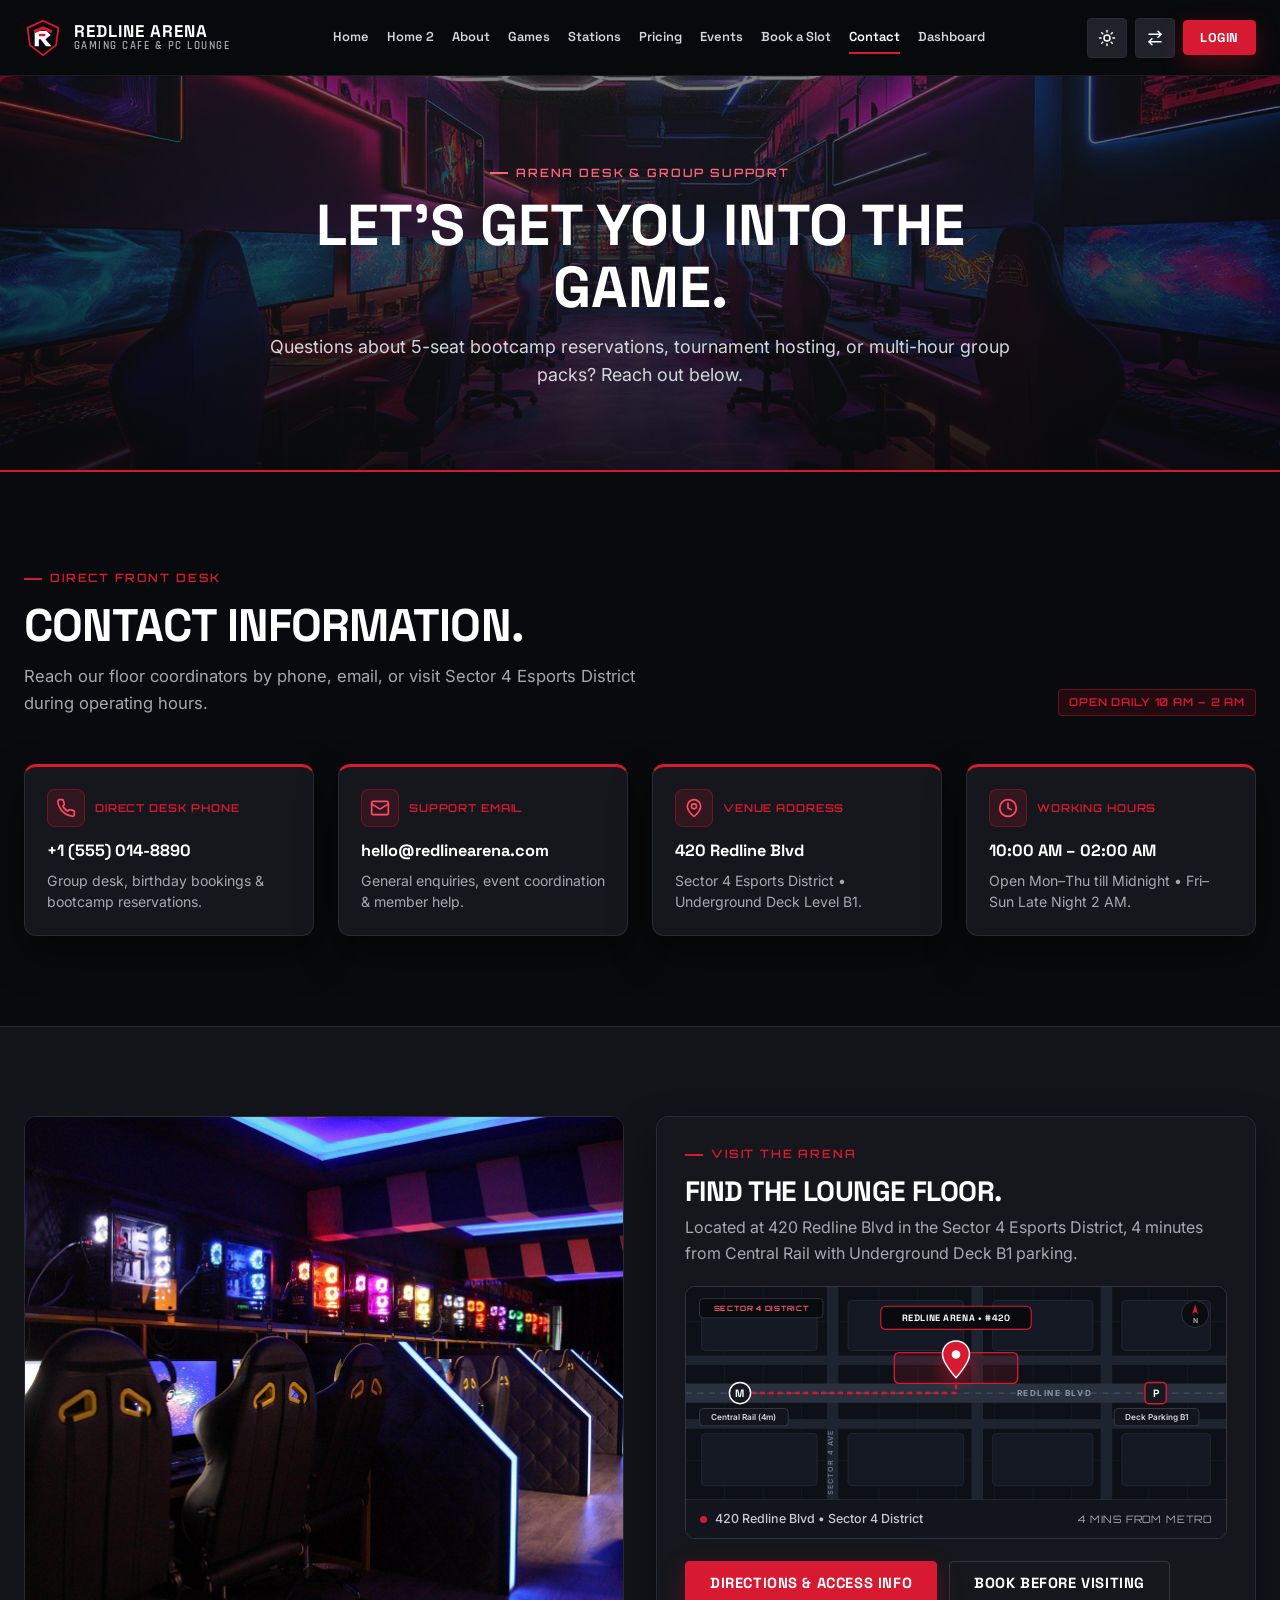
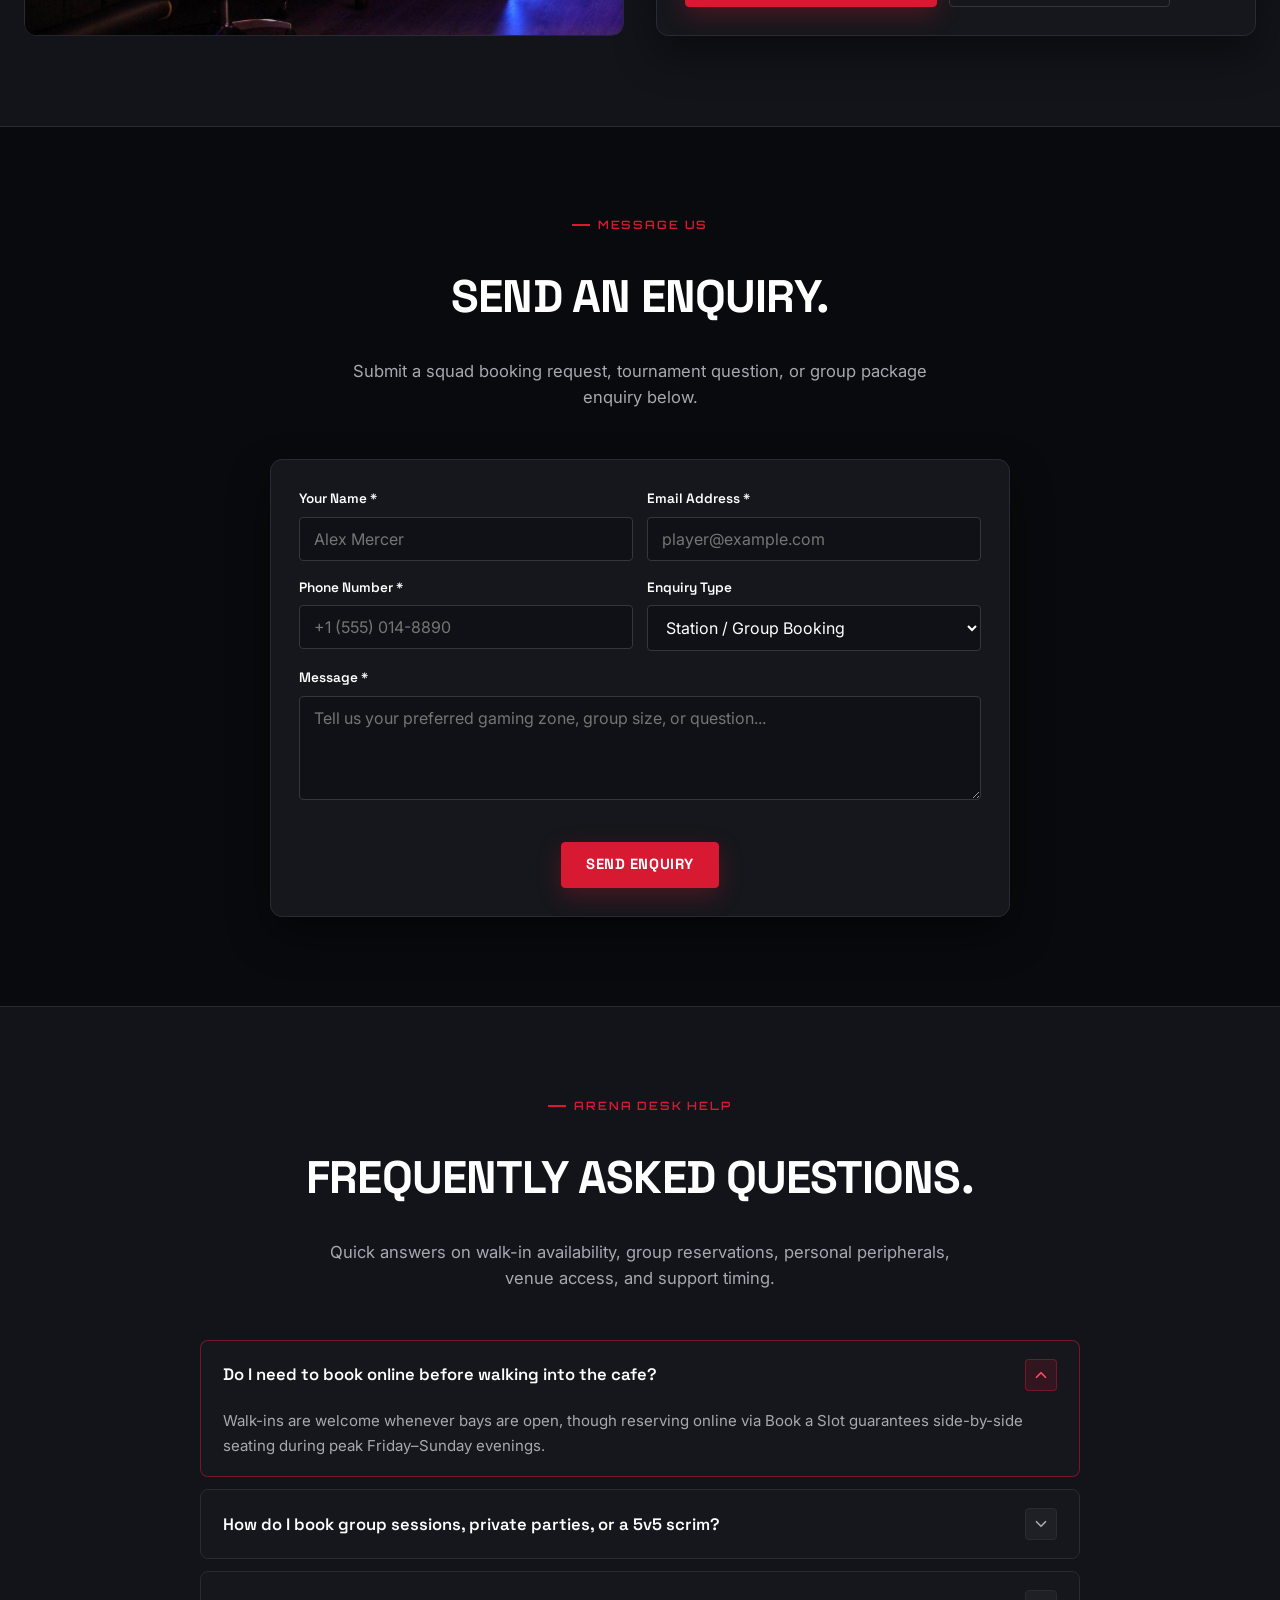
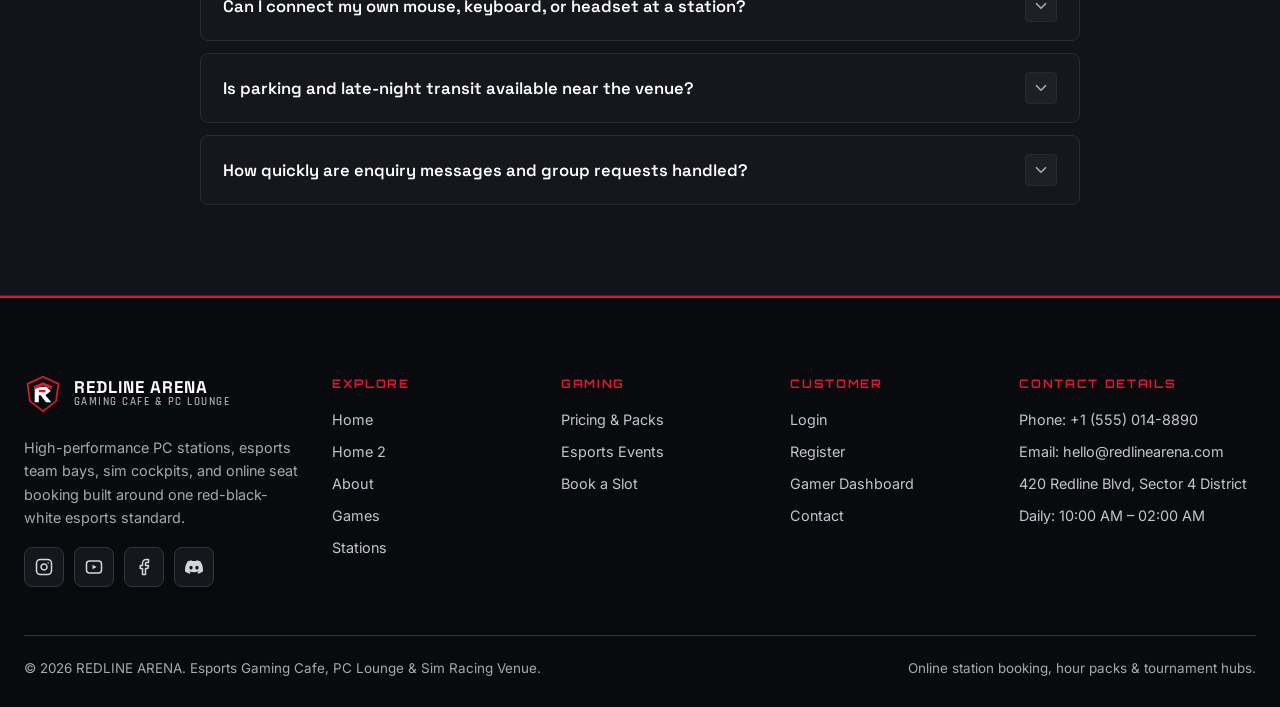
<file: contact.html>
<!DOCTYPE html>
<html lang="en" data-theme="dark">
<head>
  <meta charset="UTF-8">
  <meta name="viewport" content="width=device-width, initial-scale=1.0">
  <title>Contact &amp; Visit | REDLINE ARENA — Gaming Cafe &amp; PC Lounge</title>
  <meta name="description" content="Get in touch with REDLINE ARENA, view venue details and hours, and submit a booking or tournament enquiry.">
  <meta property="og:title" content="Contact REDLINE ARENA">
  <meta property="og:description" content="Let's get you into the game. Venue location, operating hours, and enquiry form.">
  <meta property="og:type" content="website">
  <link rel="icon" type="image/svg+xml" href="assets/icons/favicon.svg">
  <link rel="preconnect" href="https://fonts.googleapis.com">
  <link rel="preconnect" href="https://fonts.gstatic.com" crossorigin>
  <link href="https://fonts.googleapis.com/css2?family=Inter:wght@400;500;600;700&family=Orbitron:wght@600;700&family=Rajdhani:wght@600;700&family=Space+Grotesk:wght@500;600;700&display=swap" rel="stylesheet">
  <script>try{document.documentElement.setAttribute('data-theme',localStorage.getItem('redline_theme')||'dark');document.documentElement.setAttribute('dir',localStorage.getItem('redline_dir')||'ltr');}catch(e){}</script>
  <link rel="stylesheet" href="assets/css/style.css">
</head>
<body>
  <a href="#main-content" class="skip-link">Skip to main content</a>

  <header class="site-header">
    <div class="container navbar-inner">
      <a href="index.html" class="brand-lockup" aria-label="REDLINE ARENA Home">
        <svg class="brand-mark" viewBox="0 0 64 64" width="38" height="38" aria-hidden="true">
          <polygon points="32,3 58,15 54,44 32,61 10,44 6,15" fill="#090A0D" stroke="#D71932" stroke-width="3"/>
          <polygon points="18,20 38,20 45,27 36,34 46,46 37,46 28,34 25,34 25,46 18,46" fill="#FFFFFF"/>
          <polygon points="32,12 48,19 46,24 32,18 18,24 16,19" fill="#D71932"/>
          <rect x="25" y="25" width="11" height="4" fill="#D71932"/>
        </svg>
        <span class="brand-text">
          <span class="brand-name">REDLINE ARENA</span>
          <span class="brand-sub">GAMING CAFE &amp; PC LOUNGE</span>
        </span>
      </a>
      <nav class="nav-links" aria-label="Main navigation">
        <a href="index.html" class="nav-link">Home</a>
        <a href="home-2.html" class="nav-link">Home 2</a>
        <a href="about.html" class="nav-link">About</a>
        <a href="games.html" class="nav-link">Games</a>
        <a href="stations.html" class="nav-link">Stations</a>
        <a href="pricing.html" class="nav-link">Pricing</a>
        <a href="events.html" class="nav-link">Events</a>
        <a href="booking.html" class="nav-link">Book a Slot</a>
        <a href="contact.html" class="nav-link">Contact</a>
        <a href="dashboard.html" class="nav-link">Dashboard</a>
      </nav>
      <div class="nav-actions">
        <button type="button" class="icon-btn" data-theme-toggle aria-label="Toggle color theme" aria-pressed="false" title="Switch Light / Dark Mode">
          <svg class="theme-icon-sun" viewBox="0 0 24 24" fill="none" stroke="currentColor" stroke-width="2" stroke-linecap="round" stroke-linejoin="round" aria-hidden="true"><circle cx="12" cy="12" r="4"/><path d="M12 2v2M12 20v2M4.93 4.93l1.41 1.41M17.66 17.66l1.41 1.41M2 12h2M20 12h2M6.34 17.66l-1.41 1.41M19.07 4.93l-1.41 1.41"/></svg>
          <svg class="theme-icon-moon" viewBox="0 0 24 24" fill="none" stroke="currentColor" stroke-width="2" stroke-linecap="round" stroke-linejoin="round" aria-hidden="true"><path d="M12 3a6 6 0 0 0 9 9 9 9 0 1 1-9-9Z"/></svg>
        </button>
        <button type="button" class="icon-btn" data-rtl-toggle aria-label="Toggle RTL direction" aria-pressed="false" title="Switch LTR / RTL Direction">
          <svg width="18" height="18" viewBox="0 0 24 24" fill="none" stroke="currentColor" stroke-width="2" stroke-linecap="round" stroke-linejoin="round" aria-hidden="true"><path d="m16 3 4 4-4 4"/><path d="M4 7h16"/><path d="m8 21-4-4 4-4"/><path d="M20 17H4"/></svg>
        </button>
        <a href="login.html" class="btn btn-primary btn-sm nav-login-cta">Login</a>
        <button type="button" class="hamburger-btn" id="drawerOpenBtn" aria-label="Open navigation menu" aria-controls="mobileDrawer" aria-expanded="false">
          <svg width="22" height="22" viewBox="0 0 24 24" fill="none" stroke="currentColor" stroke-width="2.2" stroke-linecap="round" aria-hidden="true"><path d="M3 6h18M3 12h18M3 18h18"/></svg>
        </button>
      </div>
    </div>
  </header>

  <div class="drawer-backdrop" id="drawerBackdrop"></div>
  <aside class="mobile-drawer" id="mobileDrawer" aria-hidden="true" aria-label="Mobile Navigation Drawer">
    <div class="drawer-header">
      <a href="index.html" class="brand-lockup">
        <svg class="brand-mark" viewBox="0 0 64 64" width="34" height="34" aria-hidden="true">
          <polygon points="32,3 58,15 54,44 32,61 10,44 6,15" fill="#090A0D" stroke="#D71932" stroke-width="3"/>
          <polygon points="18,20 38,20 45,27 36,34 46,46 37,46 28,34 25,34 25,46 18,46" fill="#FFFFFF"/>
          <polygon points="32,12 48,19 46,24 32,18 18,24 16,19" fill="#D71932"/>
          <rect x="25" y="25" width="11" height="4" fill="#D71932"/>
        </svg>
        <span class="brand-text">
          <span class="brand-name">REDLINE ARENA</span>
          <span class="brand-sub">GAMING LOUNGE</span>
        </span>
      </a>
      <button type="button" class="drawer-close" id="drawerCloseBtn" aria-label="Close navigation menu">&times;</button>
    </div>
    <nav class="drawer-nav" aria-label="Drawer Links">
      <a href="index.html" class="drawer-link">Home</a>
      <a href="home-2.html" class="drawer-link">Home 2</a>
      <a href="about.html" class="drawer-link">About</a>
      <a href="games.html" class="drawer-link">Games</a>
      <a href="stations.html" class="drawer-link">Stations</a>
      <a href="pricing.html" class="drawer-link">Pricing</a>
      <a href="events.html" class="drawer-link">Events</a>
      <a href="booking.html" class="drawer-link">Book a Slot</a>
      <a href="contact.html" class="drawer-link">Contact</a>
      <a href="dashboard.html" class="drawer-link">Dashboard</a>
    </nav>
    <div class="drawer-footer">
      <div class="drawer-icon-row">
        <button type="button" class="icon-btn drawer-icon-btn" data-theme-toggle aria-label="Toggle color theme" aria-pressed="false" title="Switch Light / Dark Mode">
          <svg class="theme-icon-sun" viewBox="0 0 24 24" fill="none" stroke="currentColor" stroke-width="2" stroke-linecap="round" stroke-linejoin="round" aria-hidden="true"><circle cx="12" cy="12" r="4"/><path d="M12 2v2M12 20v2M4.93 4.93l1.41 1.41M17.66 17.66l1.41 1.41M2 12h2M20 12h2M6.34 17.66l-1.41 1.41M19.07 4.93l-1.41 1.41"/></svg>
          <svg class="theme-icon-moon" viewBox="0 0 24 24" fill="none" stroke="currentColor" stroke-width="2" stroke-linecap="round" stroke-linejoin="round" aria-hidden="true"><path d="M12 3a6 6 0 0 0 9 9 9 9 0 1 1-9-9Z"/></svg>
        </button>
        <button type="button" class="icon-btn drawer-icon-btn" data-rtl-toggle aria-label="Toggle RTL direction" aria-pressed="false" title="Switch LTR / RTL Direction">
          <svg width="18" height="18" viewBox="0 0 24 24" fill="none" stroke="currentColor" stroke-width="2" stroke-linecap="round" stroke-linejoin="round" aria-hidden="true"><path d="m16 3 4 4-4 4"/><path d="M4 7h16"/><path d="m8 21-4-4 4-4"/><path d="M20 17H4"/></svg>
        </button>
      </div>
      <a href="login.html" class="btn btn-primary btn-sm drawer-login-cta">Login</a>
    </div>
  </aside>

  <main id="main-content">
    <!-- SECTION 01: CONTACT HERO -->
    <section class="page-hero">
      <img src="images/image-22.png" alt="Symmetrical cyberpunk gaming hall beneath honeycomb hexagonal LED ceiling panels" class="page-hero-bg" width="1600" height="1600">
      <div class="page-hero-scrim" aria-hidden="true"></div>
      <div class="container">
        <div class="page-hero-inner reveal">
          <span class="eyebrow">Arena Desk &amp; Group Support</span>
          <h1 class="page-hero-title">LET'S GET YOU INTO THE GAME.</h1>
          <p class="page-hero-lead">Questions about 5-seat bootcamp reservations, tournament hosting, or multi-hour group packs? Reach out below.</p>
        </div>
      </div>
    </section>

    <!-- SECTION 02: CONTACT INFORMATION (4 CLEAN INFO ITEMS) -->
    <section class="section">
      <div class="container">
        <div class="section-header">
          <div>
            <span class="eyebrow">Direct Front Desk</span>
            <h2 class="section-title">CONTACT INFORMATION.</h2>
            <p class="section-lead">Reach our floor coordinators by phone, email, or visit Sector 4 Esports District during operating hours.</p>
          </div>
          <span class="demo-badge">Open Daily 10 AM – 2 AM</span>
        </div>

        <div class="grid-4">
          <div class="stat-card contact-info-card reveal">
            <div class="contact-card-head">
              <span class="contact-icon-badge" aria-hidden="true">
                <svg viewBox="0 0 24 24" width="20" height="20" fill="none" stroke="currentColor" stroke-width="2" stroke-linecap="round" stroke-linejoin="round"><path d="M22 16.92v3a2 2 0 0 1-2.18 2 19.79 19.79 0 0 1-8.63-3.07 19.5 19.5 0 0 1-6-6 19.79 19.79 0 0 1-3.07-8.67A2 2 0 0 1 4.11 2h3a2 2 0 0 1 2 1.72 12.84 12.84 0 0 0 .7 2.81 2 2 0 0 1-.45 2.11L8.09 9.91a16 16 0 0 0 6 6l1.27-1.27a2 2 0 0 1 2.11-.45 12.84 12.84 0 0 0 2.81.7A2 2 0 0 1 22 16.92z"/></svg>
              </span>
              <div class="eyebrow">Direct Desk Phone</div>
            </div>
            <h3 class="card-title"><span dir="ltr">+1 (555) 014-8890</span></h3>
            <p class="contact-card-desc">Group desk, birthday bookings &amp; bootcamp reservations.</p>
          </div>

          <div class="stat-card contact-info-card reveal">
            <div class="contact-card-head">
              <span class="contact-icon-badge" aria-hidden="true">
                <svg viewBox="0 0 24 24" width="20" height="20" fill="none" stroke="currentColor" stroke-width="2" stroke-linecap="round" stroke-linejoin="round"><rect width="20" height="16" x="2" y="4" rx="2"/><path d="m22 7-8.97 5.7a1.94 1.94 0 0 1-2.06 0L2 7"/></svg>
              </span>
              <div class="eyebrow">Support Email</div>
            </div>
            <h3 class="card-title"><span dir="ltr">hello@redlinearena.com</span></h3>
            <p class="contact-card-desc">General enquiries, event coordination &amp; member help.</p>
          </div>

          <div class="stat-card contact-info-card reveal">
            <div class="contact-card-head">
              <span class="contact-icon-badge" aria-hidden="true">
                <svg viewBox="0 0 24 24" width="20" height="20" fill="none" stroke="currentColor" stroke-width="2" stroke-linecap="round" stroke-linejoin="round"><path d="M20 10c0 4.993-5.539 10.193-7.399 11.799a1 1 0 0 1-1.202 0C9.539 20.193 4 14.993 4 10a8 8 0 0 1 16 0"/><circle cx="12" cy="10" r="3"/></svg>
              </span>
              <div class="eyebrow">Venue Address</div>
            </div>
            <h3 class="card-title"><span dir="ltr">420 Redline Blvd</span></h3>
            <p class="contact-card-desc">Sector 4 Esports District &bull; Underground Deck Level B1.</p>
          </div>

          <div class="stat-card contact-info-card reveal">
            <div class="contact-card-head">
              <span class="contact-icon-badge" aria-hidden="true">
                <svg viewBox="0 0 24 24" width="20" height="20" fill="none" stroke="currentColor" stroke-width="2" stroke-linecap="round" stroke-linejoin="round"><circle cx="12" cy="12" r="10"/><polyline points="12 6 12 12 16 14"/></svg>
              </span>
              <div class="eyebrow">Working Hours</div>
            </div>
            <h3 class="card-title"><span dir="ltr">10:00 AM – 02:00 AM</span></h3>
            <p class="contact-card-desc">Open Mon–Thu till Midnight &bull; Fri–Sun Late Night 2 AM.</p>
          </div>
        </div>
      </div>
    </section>

    <!-- SECTION 03: VISIT THE ARENA (LOCATION & MAP PLACEHOLDER SPLIT) -->
    <section class="section section-alt">
      <div class="container">
        <div class="split-grid contact-visit-grid">
          <div class="split-media contact-media-card reveal">
            <img src="images/image-30.png" alt="Upscale gaming cafe padded leather partitioned squad booths and illuminated red neon wall sign" loading="lazy" width="1200" height="1200">
          </div>

          <div class="hotspot-panel contact-map-card reveal">
            <span class="eyebrow">Visit The Arena</span>
            <h2 class="section-title" style="font-size:1.75rem;">FIND THE LOUNGE FLOOR.</h2>
            <p class="text-muted mt-1">Located at <span dir="ltr">420 Redline Blvd</span> in the Sector 4 Esports District, 4 minutes from Central Rail with Underground Deck B1 parking.</p>

            <!-- Stylized Arena District Vector Map -->
            <div class="contact-map-frame">
              <svg viewBox="0 0 560 220" width="100%" height="auto" role="img" aria-label="District Street Location Map for REDLINE ARENA at 420 Redline Blvd">
                <defs>
                  <radialGradient id="arenaPinGlow" cx="50%" cy="50%" r="50%">
                    <stop offset="0%" stop-color="#D71932" stop-opacity="0.45"/>
                    <stop offset="100%" stop-color="#D71932" stop-opacity="0"/>
                  </radialGradient>
                </defs>
                <!-- Map Canvas -->
                <rect width="560" height="220" fill="#0D1016"/>

                <!-- Cartographic Subtle Grid -->
                <g stroke="#141924" stroke-width="1">
                  <path d="M40 0V220 M80 0V220 M120 0V220 M200 0V220 M240 0V220 M280 0V220 M320 0V220 M360 0V220 M400 0V220 M480 0V220 M520 0V220"/>
                  <path d="M0 36H560 M0 180H560"/>
                </g>

                <!-- Surrounding District Building Footprints -->
                <g fill="#151923" stroke="#222736" stroke-width="1">
                  <rect x="16" y="14" width="120" height="52" rx="4"/>
                  <rect x="168" y="14" width="120" height="52" rx="4"/>
                  <rect x="318" y="14" width="104" height="52" rx="4"/>
                  <rect x="452" y="14" width="92" height="52" rx="4"/>
                  <rect x="16" y="152" width="120" height="54" rx="4"/>
                  <rect x="168" y="152" width="120" height="54" rx="4"/>
                  <rect x="318" y="152" width="104" height="54" rx="4"/>
                  <rect x="452" y="152" width="92" height="54" rx="4"/>
                </g>

                <!-- Secondary Avenues -->
                <path d="M0 76 H560 M0 142 H560" stroke="#1E2330" stroke-width="10"/>
                <path d="M152 0 V220 M302 0 V220 M436 0 V220" stroke="#1E2330" stroke-width="12"/>

                <!-- Main Boulevard: Redline Blvd -->
                <path d="M0 110 H560" stroke="#2A303E" stroke-width="20"/>
                <path d="M0 110 H560" stroke="#474E61" stroke-width="1.2" stroke-dasharray="6 6"/>

                <!-- Street Names -->
                <text x="382" y="113" text-anchor="middle" fill="#8C93A6" font-family="Inter, sans-serif" font-size="8.5" font-weight="700" letter-spacing="1.6">REDLINE BLVD</text>
                <text x="152" y="182" text-anchor="middle" fill="#6F7689" font-family="Inter, sans-serif" font-size="7.5" font-weight="600" letter-spacing="1.2" transform="rotate(-90 152 182)">SECTOR 4 AVE</text>

                <!-- Redline Arena Highlight Footprint -->
                <rect x="216" y="68" width="128" height="32" rx="5" fill="rgba(215, 25, 50, 0.14)" stroke="#D71932" stroke-width="1.4"/>

                <!-- Walking Route from Central Rail to Arena Entrance -->
                <path d="M68 110 H280 V100" fill="none" stroke="#D71932" stroke-width="2.5" stroke-dasharray="5 4"/>

                <!-- Central Rail Station Pin -->
                <circle cx="56" cy="110" r="11" fill="#151821" stroke="#FFFFFF" stroke-width="1.5"/>
                <text x="56" y="114" text-anchor="middle" fill="#FFFFFF" font-family="Space Grotesk, sans-serif" font-size="11" font-weight="700">M</text>
                <rect x="14" y="126" width="92" height="18" rx="4" fill="#12151E" stroke="#343949" stroke-width="1"/>
                <text x="60" y="138" text-anchor="middle" fill="#D4D6DD" font-family="Inter, sans-serif" font-size="8.5" font-weight="600">Central Rail (4m)</text>

                <!-- Deck Parking B1 Pin -->
                <rect x="476" y="99" width="22" height="22" rx="4" fill="#151821" stroke="#D71932" stroke-width="1.5"/>
                <text x="487" y="114" text-anchor="middle" fill="#FFFFFF" font-family="Space Grotesk, sans-serif" font-size="11" font-weight="700">P</text>
                <rect x="444" y="126" width="88" height="18" rx="4" fill="#12151E" stroke="#343949" stroke-width="1"/>
                <text x="488" y="138" text-anchor="middle" fill="#D4D6DD" font-family="Inter, sans-serif" font-size="8.5" font-weight="600">Deck Parking B1</text>

                <!-- Main Arena Map Pin & Callout -->
                <circle cx="280" cy="84" r="26" fill="url(#arenaPinGlow)"/>
                <path d="M280 56 C272 56 266 62 266 70 C266 79 280 94 280 94 C280 94 294 79 294 70 C294 62 288 56 280 56 Z" fill="#D71932" stroke="#FFFFFF" stroke-width="1.5"/>
                <circle cx="280" cy="70" r="4.5" fill="#FFFFFF"/>

                <rect x="202" y="20" width="156" height="24" rx="5" fill="#090A0D" stroke="#D71932" stroke-width="1.2"/>
                <text x="280" y="35.5" text-anchor="middle" fill="#FFFFFF" font-family="Space Grotesk, sans-serif" font-size="9.5" font-weight="700" letter-spacing="0.6">REDLINE ARENA • #420</text>

                <!-- Map HUD Labels -->
                <rect x="14" y="12" width="128" height="20" rx="4" fill="rgba(9, 10, 13, 0.88)" stroke="#2D3240" stroke-width="1"/>
                <text x="78" y="25" text-anchor="middle" fill="#FF6378" font-family="Orbitron, sans-serif" font-size="7.5" font-weight="600" letter-spacing="0.8">SECTOR 4 DISTRICT</text>

                <circle cx="528" cy="28" r="14" fill="rgba(9, 10, 13, 0.88)" stroke="#2D3240" stroke-width="1"/>
                <path d="M528 18 L531 28 L528 26 L525 28 Z" fill="#D71932"/>
                <text x="528" y="37" text-anchor="middle" fill="#A7A9B0" font-family="Inter, sans-serif" font-size="7" font-weight="700">N</text>
              </svg>

              <div class="contact-map-caption">
                <span><i aria-hidden="true"></i> <span dir="ltr">420 Redline Blvd &bull; Sector 4 District</span></span>
                <span>4 Mins From Metro</span>
              </div>
            </div>

            <div class="contact-visit-actions">
              <button type="button" class="btn btn-primary" id="directionsModalBtn">DIRECTIONS &amp; ACCESS INFO</button>
              <a href="booking.html" class="btn btn-secondary">BOOK BEFORE VISITING</a>
            </div>
          </div>
        </div>
      </div>
    </section>

    <!-- SECTION 04: CONTACT ENQUIRY -->
    <section class="section">
      <div class="container">
        <div class="section-header centered">
          <span class="eyebrow">Message Us</span>
          <h2 class="section-title">SEND AN ENQUIRY.</h2>
          <p class="section-lead">Submit a squad booking request, tournament question, or group package enquiry below.</p>
        </div>

        <div class="hotspot-panel reveal" style="max-width:740px;margin-inline:auto;">
          <form id="contactEnquiryForm" novalidate>
            <div style="display:grid;grid-template-columns:repeat(auto-fit,minmax(220px,1fr));gap:14px;">
              <div class="form-group">
                <label class="form-label" for="cName">Your Name *</label>
                <input type="text" id="cName" class="form-control" placeholder="Alex Mercer" required>
              </div>
              <div class="form-group">
                <label class="form-label" for="cEmail">Email Address *</label>
                <input type="email" id="cEmail" class="form-control" placeholder="player@example.com" required>
              </div>
            </div>

            <div style="display:grid;grid-template-columns:repeat(auto-fit,minmax(220px,1fr));gap:14px;">
              <div class="form-group">
                <label class="form-label" for="cPhone">Phone Number *</label>
                <input type="tel" id="cPhone" class="form-control" placeholder="+1 (555) 014-8890" required>
              </div>
              <div class="form-group">
                <label class="form-label" for="cType">Enquiry Type</label>
                <select id="cType" class="form-control">
                  <option value="station">Station / Group Booking</option>
                  <option value="packages">Hour Packs &amp; Membership</option>
                  <option value="events">Esports Tournament / Private Party</option>
                  <option value="general">General Feedback</option>
                </select>
              </div>
            </div>

            <div class="form-group">
              <label class="form-label" for="cMessage">Message *</label>
              <textarea id="cMessage" rows="4" class="form-control" placeholder="Tell us your preferred gaming zone, group size, or question..." required></textarea>
            </div>

            <div id="contactFormError" class="form-error" role="alert"></div>
            <div id="contactFormSuccess" style="display:none;padding:12px;border-radius:8px;background:rgba(215,25,50,0.14);border:1px solid var(--red);margin-bottom:12px;"></div>

            <div class="contact-form-actions">
              <button type="submit" class="btn btn-primary">SEND ENQUIRY</button>
            </div>
          </form>
        </div>
      </div>
    </section>

    <!-- SECTION 05: CONTACT & VENUE FAQ (5 QUESTIONS WITH DROPDOWN ARROWS) -->
    <section class="section section-alt">
      <div class="container">
        <div class="section-header centered">
          <span class="eyebrow">Arena Desk Help</span>
          <h2 class="section-title">FREQUENTLY ASKED QUESTIONS.</h2>
          <p class="section-lead">Quick answers on walk-in availability, group reservations, personal peripherals, venue access, and support timing.</p>
        </div>

        <div class="faq-list contact-faq-list">
          <div class="faq-item open reveal">
            <button type="button" class="faq-trigger" aria-expanded="true">
              <span class="faq-question">Do I need to book online before walking into the cafe?</span>
              <span class="faq-arrow" aria-hidden="true">
                <svg viewBox="0 0 24 24" width="18" height="18" fill="none" stroke="currentColor" stroke-width="2.2" stroke-linecap="round" stroke-linejoin="round"><path d="m6 9 6 6 6-6"/></svg>
              </span>
            </button>
            <div class="faq-panel">
              <p>Walk-ins are welcome whenever bays are open, though reserving online via Book a Slot guarantees side-by-side seating during peak Friday–Sunday evenings.</p>
            </div>
          </div>

          <div class="faq-item reveal">
            <button type="button" class="faq-trigger" aria-expanded="false">
              <span class="faq-question">How do I book group sessions, private parties, or a 5v5 scrim?</span>
              <span class="faq-arrow" aria-hidden="true">
                <svg viewBox="0 0 24 24" width="18" height="18" fill="none" stroke="currentColor" stroke-width="2.2" stroke-linecap="round" stroke-linejoin="round"><path d="m6 9 6 6 6-6"/></svg>
              </span>
            </button>
            <div class="faq-panel">
              <p>Send your preferred date, zone, and headcount using the enquiry form above, or reserve consecutive PCs and 5-seat Team Bootcamp pods (TM-A / TM-B) on the Booking page.</p>
            </div>
          </div>

          <div class="faq-item reveal">
            <button type="button" class="faq-trigger" aria-expanded="false">
              <span class="faq-question">Can I connect my own mouse, keyboard, or headset at a station?</span>
              <span class="faq-arrow" aria-hidden="true">
                <svg viewBox="0 0 24 24" width="18" height="18" fill="none" stroke="currentColor" stroke-width="2.2" stroke-linecap="round" stroke-linejoin="round"><path d="m6 9 6 6 6-6"/></svg>
              </span>
            </button>
            <div class="faq-panel">
              <p>Yes. Every Standard, Premium RTX, and Team bay provides accessible front desk USB ports so you can plug in your personal gear cleanly without touching floor cabling.</p>
            </div>
          </div>

          <div class="faq-item reveal">
            <button type="button" class="faq-trigger" aria-expanded="false">
              <span class="faq-question">Is parking and late-night transit available near the venue?</span>
              <span class="faq-arrow" aria-hidden="true">
                <svg viewBox="0 0 24 24" width="18" height="18" fill="none" stroke="currentColor" stroke-width="2.2" stroke-linecap="round" stroke-linejoin="round"><path d="m6 9 6 6 6-6"/></svg>
              </span>
            </button>
            <div class="faq-panel">
              <p>Underground Deck Parking (Level B1) sits beside the Sector 4 Esports District entrance, and Central Rail Station is a 4-minute walk down Redline Blvd.</p>
            </div>
          </div>

          <div class="faq-item reveal">
            <button type="button" class="faq-trigger" aria-expanded="false">
              <span class="faq-question">How quickly are enquiry messages and group requests handled?</span>
              <span class="faq-arrow" aria-hidden="true">
                <svg viewBox="0 0 24 24" width="18" height="18" fill="none" stroke="currentColor" stroke-width="2.2" stroke-linecap="round" stroke-linejoin="round"><path d="m6 9 6 6 6-6"/></svg>
              </span>
            </button>
            <div class="faq-panel">
              <p>Submitted enquiries generate an immediate reference ticket code, and venue floor coordinators review tournament, birthday, and bootcamp requests daily between 10:00 AM and 02:00 AM.</p>
            </div>
          </div>
        </div>
      </div>
    </section>
  </main>

  <footer class="site-footer">
    <div class="container">
      <div class="footer-grid">
        <div>
          <a href="index.html" class="brand-lockup">
            <svg class="brand-mark" viewBox="0 0 64 64" width="38" height="38" aria-hidden="true">
              <polygon points="32,3 58,15 54,44 32,61 10,44 6,15" fill="#090A0D" stroke="#D71932" stroke-width="3"/>
              <polygon points="18,20 38,20 45,27 36,34 46,46 37,46 28,34 25,34 25,46 18,46" fill="#FFFFFF"/>
              <polygon points="32,12 48,19 46,24 32,18 18,24 16,19" fill="#D71932"/>
              <rect x="25" y="25" width="11" height="4" fill="#D71932"/>
            </svg>
            <span class="brand-text">
              <span class="brand-name">REDLINE ARENA</span>
              <span class="brand-sub">GAMING CAFE &amp; PC LOUNGE</span>
            </span>
          </a>
          <p class="mt-2 footer-desc">High-performance PC stations, esports team bays, sim cockpits, and online seat booking built around one red-black-white esports standard.</p>
          <div class="footer-social">
            <a href="#social-instagram" class="social-pill social-icon-btn" aria-label="Instagram" title="Instagram">
              <svg viewBox="0 0 24 24" width="18" height="18" fill="none" stroke="currentColor" stroke-width="2" stroke-linecap="round" stroke-linejoin="round" aria-hidden="true"><rect x="2" y="2" width="20" height="20" rx="5" ry="5"/><path d="M16 11.37A4 4 0 1 1 12.63 8 4 4 0 0 1 16 11.37z"/><line x1="17.5" y1="6.5" x2="17.51" y2="6.5"/></svg>
            </a>
            <a href="#social-youtube" class="social-pill social-icon-btn" aria-label="YouTube" title="YouTube">
              <svg viewBox="0 0 24 24" width="18" height="18" fill="none" stroke="currentColor" stroke-width="2" stroke-linecap="round" stroke-linejoin="round" aria-hidden="true"><rect x="2" y="4" width="20" height="16" rx="4"/><polygon points="10,9 15.5,12 10,15" fill="currentColor" stroke="none"/></svg>
            </a>
            <a href="#social-facebook" class="social-pill social-icon-btn" aria-label="Facebook" title="Facebook">
              <svg viewBox="0 0 24 24" width="18" height="18" fill="none" stroke="currentColor" stroke-width="2" stroke-linecap="round" stroke-linejoin="round" aria-hidden="true"><path d="M18 2h-3a5 5 0 0 0-5 5v3H7v4h3v8h4v-8h3l1-4h-4V7a1 1 0 0 1 1-1h3z"/></svg>
            </a>
            <a href="#social-discord" class="social-pill social-icon-btn" aria-label="Discord" title="Discord">
              <svg viewBox="0 0 24 24" width="18" height="18" fill="currentColor" aria-hidden="true"><path d="M20.317 4.37a19.79 19.79 0 0 0-4.885-1.515.074.074 0 0 0-.079.037c-.21.375-.444.864-.608 1.25a18.27 18.27 0 0 0-5.487 0 12.64 12.64 0 0 0-.617-1.25.077.077 0 0 0-.079-.037A19.736 19.736 0 0 0 3.677 4.37a.07.07 0 0 0-.032.027C.533 9.046-.32 13.58.099 18.057a.082.082 0 0 0 .031.057 19.9 19.9 0 0 0 5.993 3.03.078.078 0 0 0 .084-.028c.462-.63.874-1.295 1.226-1.994.021-.041.001-.09-.041-.106a13.107 13.107 0 0 1-1.872-.892.077.077 0 0 1-.008-.128 10.2 10.2 0 0 0 .372-.292.074.074 0 0 1 .077-.01c3.928 1.793 8.18 1.793 12.062 0a.074.074 0 0 1 .078.01c.12.098.246.198.373.292a.077.077 0 0 1-.006.127 12.299 12.299 0 0 1-1.873.892.077.077 0 0 0-.041.107c.36.698.772 1.362 1.225 1.993a.076.076 0 0 0 .084.028 19.839 19.839 0 0 0 6.002-3.03.077.077 0 0 0 .032-.054c.5-5.177-.838-9.674-3.549-13.66a.061.061 0 0 0-.031-.028zM8.02 15.33c-1.183 0-2.157-1.085-2.157-2.419 0-1.333.956-2.419 2.157-2.419 1.21 0 2.176 1.096 2.157 2.42 0 1.333-.956 2.418-2.157 2.418zm7.975 0c-1.183 0-2.157-1.085-2.157-2.419 0-1.333.955-2.419 2.157-2.419 1.21 0 2.176 1.096 2.157 2.42 0 1.333-.946 2.418-2.157 2.418z"/></svg>
            </a>
          </div>
        </div>
        <div>
          <h3 class="footer-heading">Explore</h3>
          <ul class="footer-links">
            <li><a href="index.html">Home</a></li>
            <li><a href="home-2.html">Home 2</a></li>
            <li><a href="about.html">About</a></li>
            <li><a href="games.html">Games</a></li>
            <li><a href="stations.html">Stations</a></li>
          </ul>
        </div>
        <div>
          <h3 class="footer-heading">Gaming</h3>
          <ul class="footer-links">
            <li><a href="pricing.html">Pricing &amp; Packs</a></li>
            <li><a href="events.html">Esports Events</a></li>
            <li><a href="booking.html">Book a Slot</a></li>
          </ul>
        </div>
        <div>
          <h3 class="footer-heading">Customer</h3>
          <ul class="footer-links">
            <li><a href="login.html">Login</a></li>
            <li><a href="register.html">Register</a></li>
            <li><a href="dashboard.html">Gamer Dashboard</a></li>
            <li><a href="contact.html">Contact</a></li>
          </ul>
        </div>
        <div>
          <h3 class="footer-heading">Contact Details</h3>
          <ul class="footer-links">
            <li>Phone: +1 (555) 014-8890</li>
            <li>Email: hello@redlinearena.com</li>
            <li>420 Redline Blvd, Sector 4 District</li>
            <li>Daily: 10:00 AM – 02:00 AM</li>
          </ul>
        </div>
      </div>
      <div class="footer-bottom">
        <span>&copy; 2026 REDLINE ARENA. Esports Gaming Cafe, PC Lounge &amp; Sim Racing Venue.</span>
        <span>Online station booking, hour packs &amp; tournament hubs.</span>
      </div>
    </div>
  </footer>

  <script src="assets/js/main.js"></script>
</body>
</html>
</file>
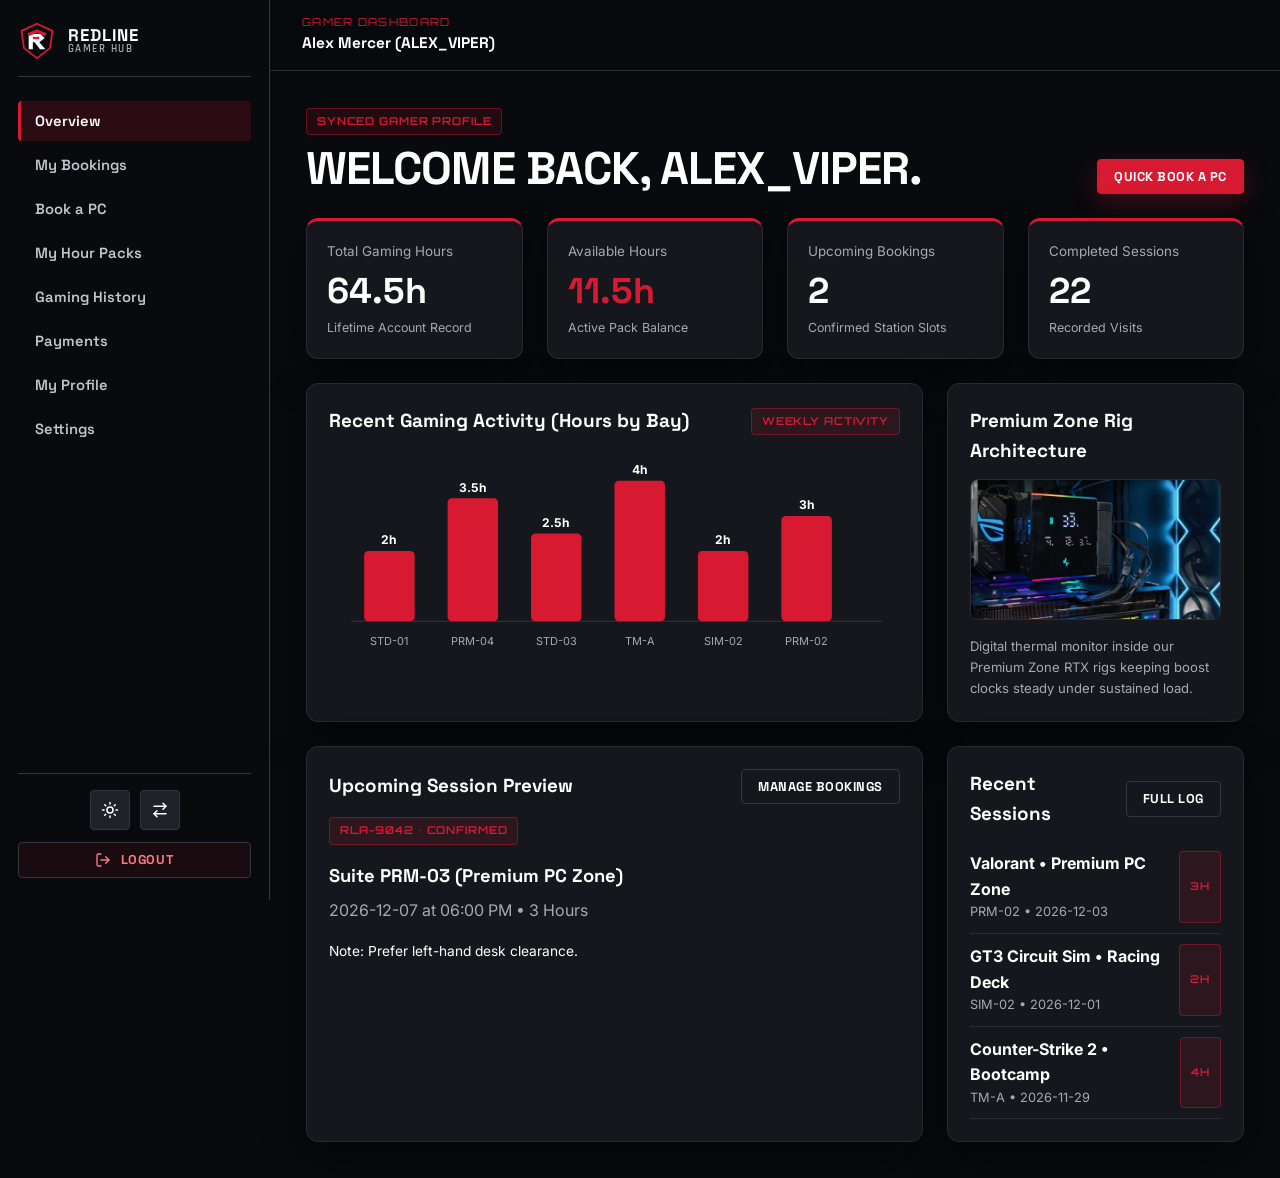
<file: dashboard.html>
<!DOCTYPE html>
<html lang="en" data-theme="dark">
<head>
  <meta charset="UTF-8">
  <meta name="viewport" content="width=device-width, initial-scale=1.0">
  <title>Gamer Dashboard | REDLINE ARENA — Bookings, Hour Packs &amp; History</title>
  <meta name="description" content="Manage your REDLINE ARENA station bookings, remaining hour pack balances, gaming session history, payments, and profile preferences.">
  <meta property="og:title" content="REDLINE ARENA Gamer Dashboard">
  <meta property="og:description" content="Personal gamer control hub synced with your frontend booking requests and hour packs.">
  <meta property="og:type" content="website">
  <link rel="icon" type="image/svg+xml" href="assets/icons/favicon.svg">
  <link rel="preconnect" href="https://fonts.googleapis.com">
  <link rel="preconnect" href="https://fonts.gstatic.com" crossorigin>
  <link href="https://fonts.googleapis.com/css2?family=Inter:wght@400;500;600;700&family=Orbitron:wght@600;700&family=Rajdhani:wght@600;700&family=Space+Grotesk:wght@500;600;700&display=swap" rel="stylesheet">
  <script>try{document.documentElement.setAttribute('data-theme',localStorage.getItem('redline_theme')||'dark');document.documentElement.setAttribute('dir',localStorage.getItem('redline_dir')||'ltr');}catch(e){}</script>
  <link rel="stylesheet" href="assets/css/style.css">
</head>
<body class="page-dashboard">
  <a href="#dashMain" class="skip-link">Skip to dashboard content</a>

  <div class="dashboard-shell" id="dashboardShell">
    <!-- DEDICATED DARK APP SIDEBAR -->
    <aside class="dash-sidebar" id="dashSidebar" aria-label="Dashboard Navigation">
      <div style="display:flex;align-items:center;justify-content:space-between;gap:10px;padding-bottom:16px;border-bottom:1px solid var(--border-grey);">
        <a href="index.html" class="brand-lockup">
          <svg class="brand-mark" viewBox="0 0 64 64" width="34" height="34" aria-hidden="true">
            <polygon points="32,3 58,15 54,44 32,61 10,44 6,15" fill="#090A0D" stroke="#D71932" stroke-width="3"/>
            <polygon points="18,20 38,20 45,27 36,34 46,46 37,46 28,34 25,34 25,46 18,46" fill="#FFFFFF"/>
            <polygon points="32,12 48,19 46,24 32,18 18,24 16,19" fill="#D71932"/>
            <rect x="25" y="25" width="11" height="4" fill="#D71932"/>
          </svg>
          <span class="brand-text">
            <span class="brand-name">REDLINE</span>
            <span class="brand-sub">GAMER HUB</span>
          </span>
        </a>
        <button type="button" class="drawer-close" id="dashSidebarClose" aria-label="Close dashboard menu" style="display:inline-flex;">&times;</button>
      </div>

      <nav class="dash-nav">
        <button type="button" class="dash-nav-btn active" data-dash-nav="overview">Overview</button>
        <button type="button" class="dash-nav-btn" data-dash-nav="bookings">My Bookings</button>
        <button type="button" class="dash-nav-btn" data-dash-nav="book">Book a PC</button>
        <button type="button" class="dash-nav-btn" data-dash-nav="packs">My Hour Packs</button>
        <button type="button" class="dash-nav-btn" data-dash-nav="history">Gaming History</button>
        <button type="button" class="dash-nav-btn" data-dash-nav="payments">Payments</button>
        <button type="button" class="dash-nav-btn" data-dash-nav="profile">My Profile</button>
        <button type="button" class="dash-nav-btn" data-dash-nav="settings">Settings</button>
      </nav>

      <div class="dash-sidebar-footer">
        <div class="dash-sidebar-controls">
          <button type="button" class="icon-btn drawer-icon-btn" data-theme-toggle aria-label="Toggle dashboard theme" aria-pressed="false" title="Switch Light / Dark Mode">
            <svg class="theme-icon-sun" viewBox="0 0 24 24" fill="none" stroke="currentColor" stroke-width="2" stroke-linecap="round" stroke-linejoin="round" aria-hidden="true"><circle cx="12" cy="12" r="4"/><path d="M12 2v2M12 20v2M4.93 4.93l1.41 1.41M17.66 17.66l1.41 1.41M2 12h2M20 12h2M6.34 17.66l-1.41 1.41M19.07 4.93l-1.41 1.41"/></svg>
            <svg class="theme-icon-moon" viewBox="0 0 24 24" fill="none" stroke="currentColor" stroke-width="2" stroke-linecap="round" stroke-linejoin="round" aria-hidden="true"><path d="M12 3a6 6 0 0 0 9 9 9 9 0 1 1-9-9Z"/></svg>
          </button>
          <button type="button" class="icon-btn drawer-icon-btn" data-rtl-toggle aria-label="Toggle RTL direction" aria-pressed="false" title="Switch LTR / RTL Direction">
            <svg width="18" height="18" viewBox="0 0 24 24" fill="none" stroke="currentColor" stroke-width="2" stroke-linecap="round" stroke-linejoin="round" aria-hidden="true"><path d="m16 3 4 4-4 4"/><path d="M4 7h16"/><path d="m8 21-4-4 4-4"/><path d="M20 17H4"/></svg>
          </button>
        </div>
        <button type="button" class="btn btn-secondary btn-sm dash-logout-btn" id="dashLogoutBtn">
          <svg viewBox="0 0 24 24" width="16" height="16" fill="none" stroke="currentColor" stroke-width="2" stroke-linecap="round" stroke-linejoin="round" aria-hidden="true"><path d="M9 21H5a2 2 0 0 1-2-2V5a2 2 0 0 1 2-2h4"/><polyline points="16 17 21 12 16 7"/><line x1="21" x2="9" y1="12" y2="12"/></svg>
          <span>Logout</span>
        </button>
      </div>
    </aside>

    <!-- DASHBOARD MAIN WORKSPACE -->
    <div class="dash-main" id="dashMain">
      <header class="dash-topbar">
        <div style="display:flex;align-items:center;gap:12px;min-width:0;">
          <button type="button" class="hamburger-btn" id="dashSidebarOpen" aria-label="Open dashboard sidebar">
            <svg width="20" height="20" viewBox="0 0 24 24" fill="none" stroke="currentColor" stroke-width="2.2" stroke-linecap="round" aria-hidden="true"><path d="M3 6h18M3 12h18M3 18h18"/></svg>
          </button>
          <div style="min-width:0;">
            <div style="font-family:var(--font-hud);font-size:0.68rem;letter-spacing:0.12em;color:var(--red);">GAMER DASHBOARD</div>
            <div id="dashTopUser" style="font-family:var(--font-display);font-weight:700;font-size:0.96rem;">Member Session</div>
          </div>
        </div>
      </header>

      <main class="dash-content">
        <!-- FRONTEND DEMO SESSION GUARD (NOT PRODUCTION SECURITY) -->
        <section id="dashAuthGate" class="hotspot-panel" style="display:none;max-width:620px;margin:40px auto;text-align:center;">
          <span class="demo-badge">Member Account Required</span>
          <h1 class="section-title mt-2" style="font-size:1.85rem;">SIGN IN TO ACCESS DASHBOARD</h1>
          <p class="text-muted mt-1">You are currently signed out. Sign in with your gamer account, register a new profile, or launch our quick-access workspace instantly.</p>
          <div class="mt-3 cta-pair" style="display:flex;flex-wrap:wrap;justify-content:center;gap:12px;">
            <button type="button" id="dashDemoEnterBtn" class="btn btn-primary">CONTINUE AS ALEX_VIPER</button>
            <a href="login.html" class="btn btn-secondary">GO TO LOGIN</a>
            <a href="register.html" class="btn btn-secondary">REGISTER</a>
          </div>
        </section>

        <!-- ACTIVE GAMER WORKSPACE -->
        <div id="dashWorkspace">
          <!-- SECTION 01: OVERVIEW -->
          <section class="dash-panel active" id="dashPanel-overview">
            <div style="display:flex;flex-wrap:wrap;align-items:flex-end;justify-content:space-between;gap:14px;margin-bottom:24px;">
              <div>
                <span class="demo-badge">Synced Gamer Profile</span>
                <h1 class="section-title mt-1" id="dashWelcomeName">WELCOME BACK, ALEX_VIPER.</h1>
              </div>
              <button type="button" class="btn btn-primary btn-sm" data-dash-jump="book">Quick Book a PC</button>
            </div>

            <!-- 4 SUMMARY CARDS (STRICTLY EVEN) -->
            <div class="grid-4">
              <div class="stat-card">
                <div class="text-muted" style="font-size:0.84rem;">Total Gaming Hours</div>
                <div class="stat-value" id="statTotalHours">64.5h</div>
                <div class="text-muted mt-1" style="font-size:0.78rem;">Lifetime Account Record</div>
              </div>
              <div class="stat-card">
                <div class="text-muted" style="font-size:0.84rem;">Available Hours</div>
                <div class="stat-value" style="color:var(--red);" id="statAvailableHours">11.5h</div>
                <div class="text-muted mt-1" style="font-size:0.78rem;">Active Pack Balance</div>
              </div>
              <div class="stat-card">
                <div class="text-muted" style="font-size:0.84rem;">Upcoming Bookings</div>
                <div class="stat-value" id="statUpcomingBookings">2</div>
                <div class="text-muted mt-1" style="font-size:0.78rem;">Confirmed Station Slots</div>
              </div>
              <div class="stat-card">
                <div class="text-muted" style="font-size:0.84rem;">Completed Sessions</div>
                <div class="stat-value" id="statCompletedSessions">22</div>
                <div class="text-muted mt-1" style="font-size:0.78rem;">Recorded Visits</div>
              </div>
            </div>

            <div class="dash-overview-grid">
              <div class="dash-box">
                <div style="display:flex;justify-content:space-between;align-items:center;gap:8px;margin-bottom:14px;">
                  <h2 style="font-family:var(--font-display);font-size:1.18rem;">Recent Gaming Activity (Hours by Bay)</h2>
                  <span class="demo-badge">Weekly Activity</span>
                </div>
                <div class="svg-chart-wrap" id="dashOverviewChart"></div>
              </div>

              <div class="dash-box">
                <h2 style="font-family:var(--font-display);font-size:1.18rem;margin-bottom:12px;">Premium Zone Rig Architecture</h2>
                <img src="images/image-7.png" alt="Close-up DeepCool digital CPU cooler showing 33°C temperature, 4% usage, and 3.1 GHz inside ASUS ROG Strix PC" width="1200" height="627" style="width:100%;aspect-ratio:16/9;object-fit:cover;border-radius:8px;border:1px solid var(--border-subtle);">
                <p class="text-muted mt-2" style="font-size:0.82rem;">Digital thermal monitor inside our Premium Zone RTX rigs keeping boost clocks steady under sustained load.</p>
              </div>
            </div>

            <div class="dash-overview-grid">
              <div class="dash-box">
                <div style="display:flex;justify-content:space-between;align-items:center;gap:8px;margin-bottom:12px;">
                  <h2 style="font-family:var(--font-display);font-size:1.18rem;">Upcoming Session Preview</h2>
                  <button type="button" class="btn btn-secondary btn-sm" data-dash-jump="bookings">Manage Bookings</button>
                </div>
                <div id="dashNextSessionPreview"></div>
              </div>

              <div class="dash-box">
                <div style="display:flex;justify-content:space-between;align-items:center;gap:8px;margin-bottom:12px;">
                  <h2 style="font-family:var(--font-display);font-size:1.18rem;">Recent Sessions</h2>
                  <button type="button" class="btn btn-secondary btn-sm" data-dash-jump="history">Full Log</button>
                </div>
                <div id="dashRecentActivity"></div>
              </div>
            </div>
          </section>

          <!-- SECTION 02: MY BOOKINGS -->
          <section class="dash-panel" id="dashPanel-bookings">
            <div class="section-header" style="margin-bottom:20px;">
              <div>
                <span class="eyebrow">Reservations Synced</span>
                <h2 class="section-title" style="font-size:1.85rem;">MY BOOKINGS.</h2>
                <p class="text-muted">Bookings created on the Booking page appear here automatically. Cancelling immediately frees that station slot.</p>
              </div>
              <a href="booking.html" class="btn btn-primary btn-sm">+ New Station Booking</a>
            </div>
            <div class="table-wrap">
              <table class="data-table">
                <thead>
                  <tr>
                    <th>Booking ID</th>
                    <th>PC Station</th>
                    <th>Zone</th>
                    <th>Date</th>
                    <th>Time</th>
                    <th>Duration</th>
                    <th>Status</th>
                    <th>Actions</th>
                  </tr>
                </thead>
                <tbody id="dashBookingsBody"></tbody>
              </table>
            </div>
          </section>

          <!-- SECTION 03: BOOK A PC -->
          <section class="dash-panel" id="dashPanel-book">
            <div class="section-header" style="margin-bottom:20px;">
              <div>
                <span class="eyebrow">Quick Station Reservation</span>
                <h2 class="section-title" style="font-size:1.85rem;">BOOK A PC.</h2>
                <p class="text-muted">Reserve a bay instantly below or open the full station selector on the Booking page.</p>
              </div>
              <a href="booking.html" class="btn btn-secondary btn-sm">Open Full Floor Selector</a>
            </div>

            <div class="dash-box" style="max-width:640px;">
              <form id="dashQuickBookForm">
                <div class="form-group">
                  <label class="form-label" for="dashBookZone">Gaming Zone</label>
                  <select id="dashBookZone" class="form-control">
                    <option value="standard">Standard PC Zone ($6/hr)</option>
                    <option value="premium">Premium PC Zone ($9/hr)</option>
                    <option value="team">Team Gaming Zone ($12/hr)</option>
                    <option value="racing">Racing Simulator Zone ($14/hr)</option>
                  </select>
                </div>
                <div class="form-group">
                  <label class="form-label" for="dashBookStation">PC Station</label>
                  <select id="dashBookStation" class="form-control"></select>
                </div>
                <div style="display:grid;grid-template-columns:repeat(auto-fit,minmax(160px,1fr));gap:12px;">
                  <div class="form-group">
                    <label class="form-label" for="dashBookDate">Date</label>
                    <input type="date" id="dashBookDate" class="form-control" required>
                  </div>
                  <div class="form-group">
                    <label class="form-label" for="dashBookTime">Start Slot</label>
                    <select id="dashBookTime" class="form-control">
                      <option value="10:00">10:00 AM</option>
                      <option value="12:00">12:00 PM</option>
                      <option value="15:00">03:00 PM</option>
                      <option value="18:00" selected>06:00 PM</option>
                      <option value="20:00">08:00 PM</option>
                      <option value="21:00">09:00 PM</option>
                    </select>
                  </div>
                  <div class="form-group">
                    <label class="form-label" for="dashBookDuration">Duration</label>
                    <select id="dashBookDuration" class="form-control">
                      <option value="1">1 Hour</option>
                      <option value="2" selected>2 Hours</option>
                      <option value="3">3 Hours</option>
                      <option value="5">5 Hours</option>
                    </select>
                  </div>
                </div>
                <div id="dashBookMsg" class="mb-2" style="font-size:0.88rem;font-weight:600;"></div>
                <button type="submit" class="btn btn-primary">CONFIRM QUICK BOOKING</button>
              </form>
            </div>
          </section>

          <!-- SECTION 04: MY HOUR PACKS -->
          <section class="dash-panel" id="dashPanel-packs">
            <div class="section-header" style="margin-bottom:20px;">
              <div>
                <span class="eyebrow">Hour Pack Wallet</span>
                <h2 class="section-title" style="font-size:1.85rem;">MY HOUR PACKS.</h2>
                <p class="text-muted">Add hour packs to top up your Available Hours balance immediately.</p>
              </div>
              <div class="cta-pair" style="display:flex;gap:8px;flex-wrap:wrap;">
                <button type="button" class="btn btn-secondary btn-sm" data-buy-pack="power-3h">+ Buy 3h Pack</button>
                <button type="button" class="btn btn-primary btn-sm" data-buy-pack="pro-5h">BUY MORE HOURS (+5h)</button>
              </div>
            </div>

            <div class="table-wrap">
              <table class="data-table">
                <thead>
                  <tr>
                    <th>Package Name</th>
                    <th>Purchased Hours</th>
                    <th>Remaining Hours</th>
                    <th>Purchase Date</th>
                    <th>Expiry Date</th>
                    <th>Status</th>
                  </tr>
                </thead>
                <tbody id="dashPacksBody"></tbody>
              </table>
            </div>
          </section>

          <!-- SECTION 05: GAMING HISTORY -->
          <section class="dash-panel" id="dashPanel-history">
            <div class="section-header" style="margin-bottom:20px;">
              <div>
                <span class="eyebrow">Past Sessions</span>
                <h2 class="section-title" style="font-size:1.85rem;">GAMING HISTORY.</h2>
                <p class="text-muted">Completed gaming sessions across PC zones and racing cockpits.</p>
              </div>
              <span class="demo-badge">Session Activity Logs</span>
            </div>

            <div class="dash-box mb-3">
              <h3 style="font-family:var(--font-display);font-size:1.1rem;margin-bottom:10px;">Session Duration Breakdown</h3>
              <div class="svg-chart-wrap" id="dashHistoryChart"></div>
            </div>

            <div class="table-wrap">
              <table class="data-table">
                <thead>
                  <tr>
                    <th>Session ID</th>
                    <th>Game / Gaming Zone</th>
                    <th>PC Station</th>
                    <th>Session Date</th>
                    <th>Duration</th>
                    <th>Status</th>
                  </tr>
                </thead>
                <tbody id="dashHistoryBody"></tbody>
              </table>
            </div>
          </section>

          <!-- SECTION 06: PAYMENTS -->
          <section class="dash-panel" id="dashPanel-payments">
            <div class="section-header" style="margin-bottom:20px;">
              <div>
                <span class="eyebrow">Transaction History</span>
                <h2 class="section-title" style="font-size:1.85rem;">PAYMENTS &amp; HOUR PACK LEDGER.</h2>
                <p class="text-muted">Review your prepaid hour pack top-ups and station session receipts below.</p>
              </div>
              <span class="demo-badge">Account Ledger</span>
            </div>

            <div class="table-wrap">
              <table class="data-table">
                <thead>
                  <tr>
                    <th>Transaction ID</th>
                    <th>Package / Booking</th>
                    <th>Date</th>
                    <th>Amount</th>
                    <th>Payment Status</th>
                  </tr>
                </thead>
                <tbody id="dashPaymentsBody"></tbody>
              </table>
            </div>
          </section>

          <!-- SECTION 07 & 08: MY PROFILE & SETTINGS -->
          <section class="dash-panel" id="dashPanel-profile">
            <div class="section-header" style="margin-bottom:20px;">
              <div>
                <span class="eyebrow">Gamer Identity</span>
                <h2 class="section-title" style="font-size:1.85rem;">MY PROFILE.</h2>
                <p class="text-muted">Update your displayed gamer tag, contact info, and preferred zone.</p>
              </div>
            </div>

            <div class="dash-box" style="max-width:640px;">
              <form id="dashProfileForm">
                <div style="display:grid;grid-template-columns:repeat(auto-fit,minmax(220px,1fr));gap:14px;">
                  <div class="form-group">
                    <label class="form-label" for="profName">Full Name</label>
                    <input type="text" id="profName" class="form-control" required>
                  </div>
                  <div class="form-group">
                    <label class="form-label" for="profTag">Gamer Tag</label>
                    <input type="text" id="profTag" class="form-control" required>
                  </div>
                </div>
                <div style="display:grid;grid-template-columns:repeat(auto-fit,minmax(220px,1fr));gap:14px;">
                  <div class="form-group">
                    <label class="form-label" for="profEmail">Email</label>
                    <input type="email" id="profEmail" class="form-control" required>
                  </div>
                  <div class="form-group">
                    <label class="form-label" for="profPhone">Phone</label>
                    <input type="tel" id="profPhone" class="form-control" required>
                  </div>
                </div>
                <div class="form-group">
                  <label class="form-label" for="profZone">Preferred Zone</label>
                  <select id="profZone" class="form-control">
                    <option value="standard">Standard PC Zone</option>
                    <option value="premium">Premium PC Zone</option>
                    <option value="team">Team Gaming Zone</option>
                    <option value="racing">Racing Simulator Zone</option>
                  </select>
                </div>
                <div id="dashProfileMsg" class="mb-2" style="font-size:0.88rem;color:var(--red);font-weight:600;"></div>
                <button type="submit" class="btn btn-primary">SAVE PROFILE CHANGES</button>
              </form>
            </div>
          </section>

          <section class="dash-panel" id="dashPanel-settings">
            <div class="section-header" style="margin-bottom:20px;">
              <div>
                <span class="eyebrow">Workspace Controls</span>
                <h2 class="section-title" style="font-size:1.85rem;">SETTINGS &amp; THEME.</h2>
                <p class="text-muted">Switch visual themes across the dashboard and public website.</p>
              </div>
            </div>

            <div class="dash-box" style="max-width:640px;display:grid;gap:16px;">
              <div style="display:flex;justify-content:space-between;align-items:center;gap:12px;flex-wrap:wrap;">
                <div>
                  <strong>Interface Color Mode</strong>
                  <div class="text-muted" style="font-size:0.86rem;">Current setting: <span data-theme-label>Dark Mode</span></div>
                </div>
                <button type="button" class="btn btn-secondary btn-sm" data-theme-toggle>Toggle Light / Dark</button>
              </div>
              <div style="display:flex;justify-content:space-between;align-items:center;gap:12px;flex-wrap:wrap;padding-top:14px;border-top:1px solid var(--border-subtle);">
                <div>
                  <strong>Layout Direction (LTR / RTL)</strong>
                  <div class="text-muted" style="font-size:0.86rem;">Current setting: <span data-rtl-label>LTR Mode</span></div>
                </div>
                <button type="button" class="btn btn-secondary btn-sm" data-rtl-toggle>Toggle LTR / RTL</button>
              </div>
              <div style="padding-top:14px;border-top:1px solid var(--border-subtle);">
                <p class="text-muted" style="font-size:0.86rem;">Account preferences, hour balances, and confirmed station bookings stay synced automatically in your browser session.</p>
              </div>
            </div>
          </section>
        </div>
      </main>
    </div>
  </div>

  <script src="assets/js/main.js"></script>
</body>
</html>
</file>
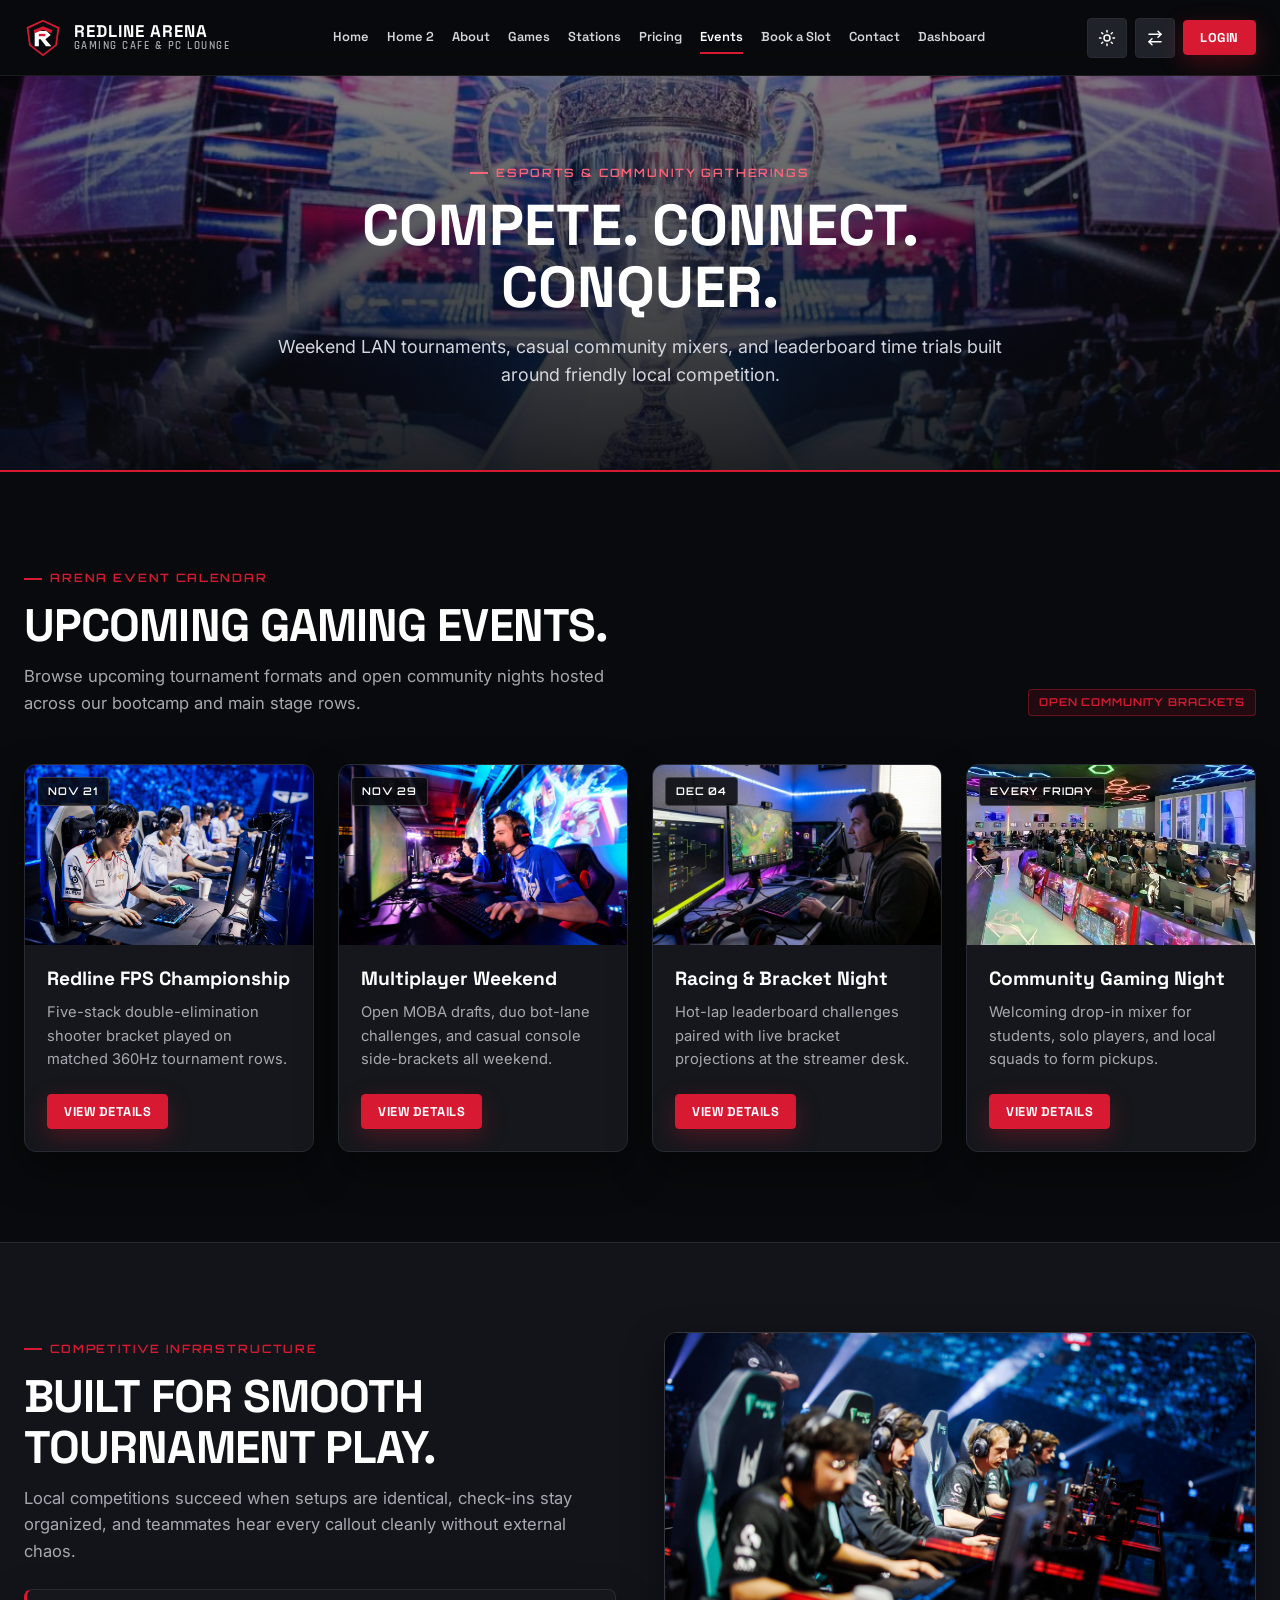
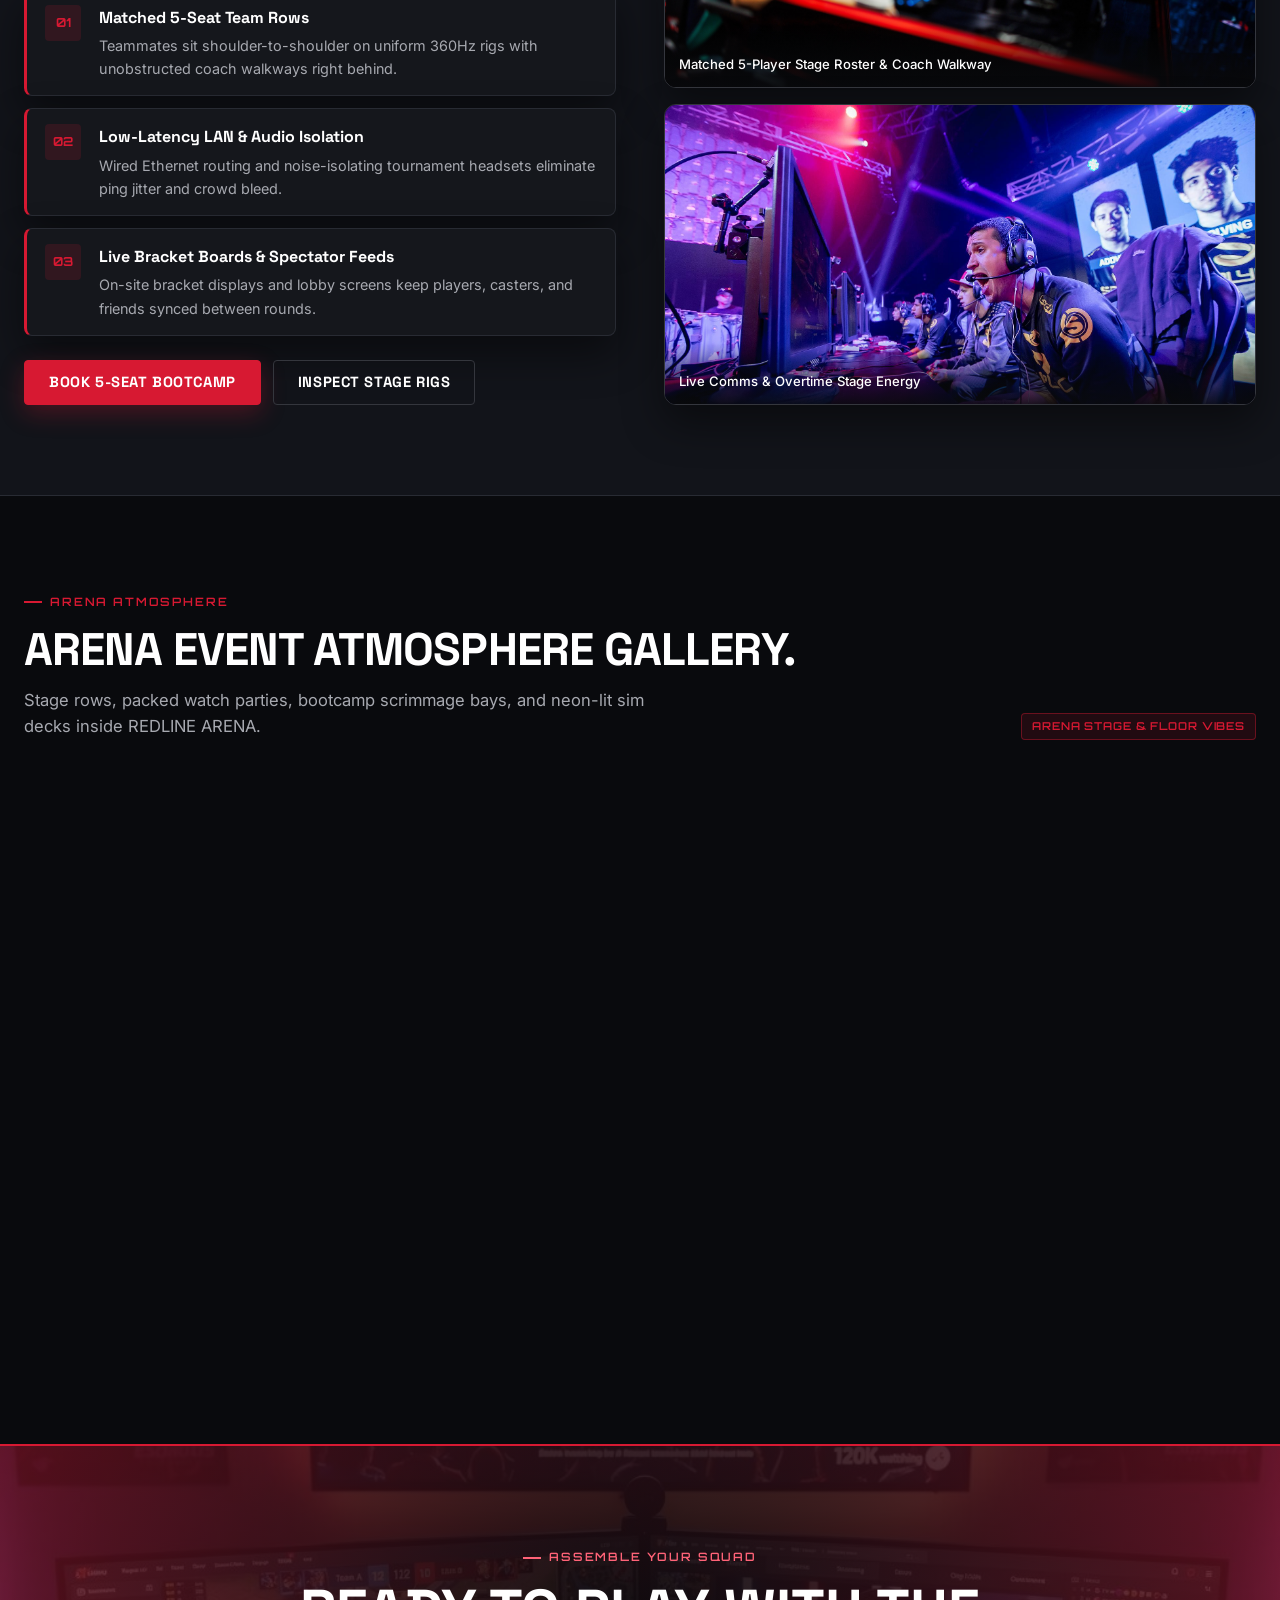
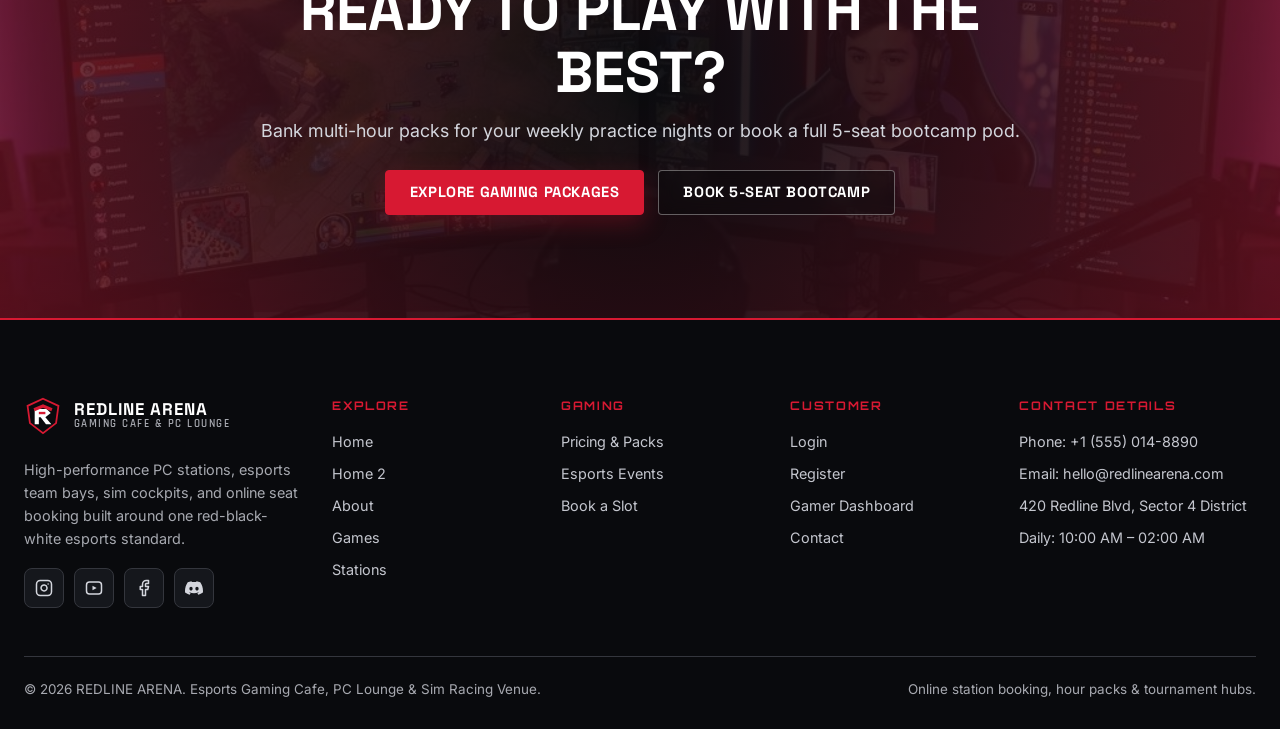
<file: events.html>
<!DOCTYPE html>
<html lang="en" data-theme="dark">
<head>
  <meta charset="UTF-8">
  <meta name="viewport" content="width=device-width, initial-scale=1.0">
  <title>Esports Events | REDLINE ARENA — Tournaments &amp; Community Nights</title>
  <meta name="description" content="Discover upcoming esports brackets, multiplayer LAN weekends, sim racing nights, and tournament formats at REDLINE ARENA.">
  <meta property="og:title" content="REDLINE ARENA Esports Events">
  <meta property="og:description" content="Compete. Connect. Conquer. Tournament schedules, stage infrastructure, and community event nights.">
  <meta property="og:type" content="website">
  <link rel="icon" type="image/svg+xml" href="assets/icons/favicon.svg">
  <link rel="preconnect" href="https://fonts.googleapis.com">
  <link rel="preconnect" href="https://fonts.gstatic.com" crossorigin>
  <link href="https://fonts.googleapis.com/css2?family=Inter:wght@400;500;600;700&family=Orbitron:wght@600;700&family=Rajdhani:wght@600;700&family=Space+Grotesk:wght@500;600;700&display=swap" rel="stylesheet">
  <script>try{document.documentElement.setAttribute('data-theme',localStorage.getItem('redline_theme')||'dark');document.documentElement.setAttribute('dir',localStorage.getItem('redline_dir')||'ltr');}catch(e){}</script>
  <link rel="stylesheet" href="assets/css/style.css">
</head>
<body>
  <a href="#main-content" class="skip-link">Skip to main content</a>

  <header class="site-header">
    <div class="container navbar-inner">
      <a href="index.html" class="brand-lockup" aria-label="REDLINE ARENA Home">
        <svg class="brand-mark" viewBox="0 0 64 64" width="38" height="38" aria-hidden="true">
          <polygon points="32,3 58,15 54,44 32,61 10,44 6,15" fill="#090A0D" stroke="#D71932" stroke-width="3"/>
          <polygon points="18,20 38,20 45,27 36,34 46,46 37,46 28,34 25,34 25,46 18,46" fill="#FFFFFF"/>
          <polygon points="32,12 48,19 46,24 32,18 18,24 16,19" fill="#D71932"/>
          <rect x="25" y="25" width="11" height="4" fill="#D71932"/>
        </svg>
        <span class="brand-text">
          <span class="brand-name">REDLINE ARENA</span>
          <span class="brand-sub">GAMING CAFE &amp; PC LOUNGE</span>
        </span>
      </a>
      <nav class="nav-links" aria-label="Main navigation">
        <a href="index.html" class="nav-link">Home</a>
        <a href="home-2.html" class="nav-link">Home 2</a>
        <a href="about.html" class="nav-link">About</a>
        <a href="games.html" class="nav-link">Games</a>
        <a href="stations.html" class="nav-link">Stations</a>
        <a href="pricing.html" class="nav-link">Pricing</a>
        <a href="events.html" class="nav-link">Events</a>
        <a href="booking.html" class="nav-link">Book a Slot</a>
        <a href="contact.html" class="nav-link">Contact</a>
        <a href="dashboard.html" class="nav-link">Dashboard</a>
      </nav>
      <div class="nav-actions">
        <button type="button" class="icon-btn" data-theme-toggle aria-label="Toggle color theme" aria-pressed="false" title="Switch Light / Dark Mode">
          <svg class="theme-icon-sun" viewBox="0 0 24 24" fill="none" stroke="currentColor" stroke-width="2" stroke-linecap="round" stroke-linejoin="round" aria-hidden="true"><circle cx="12" cy="12" r="4"/><path d="M12 2v2M12 20v2M4.93 4.93l1.41 1.41M17.66 17.66l1.41 1.41M2 12h2M20 12h2M6.34 17.66l-1.41 1.41M19.07 4.93l-1.41 1.41"/></svg>
          <svg class="theme-icon-moon" viewBox="0 0 24 24" fill="none" stroke="currentColor" stroke-width="2" stroke-linecap="round" stroke-linejoin="round" aria-hidden="true"><path d="M12 3a6 6 0 0 0 9 9 9 9 0 1 1-9-9Z"/></svg>
        </button>
        <button type="button" class="icon-btn" data-rtl-toggle aria-label="Toggle RTL direction" aria-pressed="false" title="Switch LTR / RTL Direction">
          <svg width="18" height="18" viewBox="0 0 24 24" fill="none" stroke="currentColor" stroke-width="2" stroke-linecap="round" stroke-linejoin="round" aria-hidden="true"><path d="m16 3 4 4-4 4"/><path d="M4 7h16"/><path d="m8 21-4-4 4-4"/><path d="M20 17H4"/></svg>
        </button>
        <a href="login.html" class="btn btn-primary btn-sm nav-login-cta">Login</a>
        <button type="button" class="hamburger-btn" id="drawerOpenBtn" aria-label="Open navigation menu" aria-controls="mobileDrawer" aria-expanded="false">
          <svg width="22" height="22" viewBox="0 0 24 24" fill="none" stroke="currentColor" stroke-width="2.2" stroke-linecap="round" aria-hidden="true"><path d="M3 6h18M3 12h18M3 18h18"/></svg>
        </button>
      </div>
    </div>
  </header>

  <div class="drawer-backdrop" id="drawerBackdrop"></div>
  <aside class="mobile-drawer" id="mobileDrawer" aria-hidden="true" aria-label="Mobile Navigation Drawer">
    <div class="drawer-header">
      <a href="index.html" class="brand-lockup">
        <svg class="brand-mark" viewBox="0 0 64 64" width="34" height="34" aria-hidden="true">
          <polygon points="32,3 58,15 54,44 32,61 10,44 6,15" fill="#090A0D" stroke="#D71932" stroke-width="3"/>
          <polygon points="18,20 38,20 45,27 36,34 46,46 37,46 28,34 25,34 25,46 18,46" fill="#FFFFFF"/>
          <polygon points="32,12 48,19 46,24 32,18 18,24 16,19" fill="#D71932"/>
          <rect x="25" y="25" width="11" height="4" fill="#D71932"/>
        </svg>
        <span class="brand-text">
          <span class="brand-name">REDLINE ARENA</span>
          <span class="brand-sub">GAMING LOUNGE</span>
        </span>
      </a>
      <button type="button" class="drawer-close" id="drawerCloseBtn" aria-label="Close navigation menu">&times;</button>
    </div>
    <nav class="drawer-nav" aria-label="Drawer Links">
      <a href="index.html" class="drawer-link">Home</a>
      <a href="home-2.html" class="drawer-link">Home 2</a>
      <a href="about.html" class="drawer-link">About</a>
      <a href="games.html" class="drawer-link">Games</a>
      <a href="stations.html" class="drawer-link">Stations</a>
      <a href="pricing.html" class="drawer-link">Pricing</a>
      <a href="events.html" class="drawer-link">Events</a>
      <a href="booking.html" class="drawer-link">Book a Slot</a>
      <a href="contact.html" class="drawer-link">Contact</a>
      <a href="dashboard.html" class="drawer-link">Dashboard</a>
    </nav>
    <div class="drawer-footer">
      <div class="drawer-icon-row">
        <button type="button" class="icon-btn drawer-icon-btn" data-theme-toggle aria-label="Toggle color theme" aria-pressed="false" title="Switch Light / Dark Mode">
          <svg class="theme-icon-sun" viewBox="0 0 24 24" fill="none" stroke="currentColor" stroke-width="2" stroke-linecap="round" stroke-linejoin="round" aria-hidden="true"><circle cx="12" cy="12" r="4"/><path d="M12 2v2M12 20v2M4.93 4.93l1.41 1.41M17.66 17.66l1.41 1.41M2 12h2M20 12h2M6.34 17.66l-1.41 1.41M19.07 4.93l-1.41 1.41"/></svg>
          <svg class="theme-icon-moon" viewBox="0 0 24 24" fill="none" stroke="currentColor" stroke-width="2" stroke-linecap="round" stroke-linejoin="round" aria-hidden="true"><path d="M12 3a6 6 0 0 0 9 9 9 9 0 1 1-9-9Z"/></svg>
        </button>
        <button type="button" class="icon-btn drawer-icon-btn" data-rtl-toggle aria-label="Toggle RTL direction" aria-pressed="false" title="Switch LTR / RTL Direction">
          <svg width="18" height="18" viewBox="0 0 24 24" fill="none" stroke="currentColor" stroke-width="2" stroke-linecap="round" stroke-linejoin="round" aria-hidden="true"><path d="m16 3 4 4-4 4"/><path d="M4 7h16"/><path d="m8 21-4-4 4-4"/><path d="M20 17H4"/></svg>
        </button>
      </div>
      <a href="login.html" class="btn btn-primary btn-sm drawer-login-cta">Login</a>
    </div>
  </aside>

  <main id="main-content">
    <!-- SECTION 01: EVENTS HERO -->
    <section class="page-hero">
      <img src="images/image-61.png" alt="Silver championship trophy glowing beneath radial spotlight beams on massive esports arena stage" class="page-hero-bg" width="1200" height="675">
      <div class="page-hero-scrim" aria-hidden="true"></div>
      <div class="container">
        <div class="page-hero-inner reveal">
          <span class="eyebrow">Esports &amp; Community Gatherings</span>
          <h1 class="page-hero-title">COMPETE. CONNECT. CONQUER.</h1>
          <p class="page-hero-lead">Weekend LAN tournaments, casual community mixers, and leaderboard time trials built around friendly local competition.</p>
        </div>
      </div>
    </section>

    <!-- SECTION 02: UPCOMING GAMING EVENTS (4 EVENT CARDS — CARD SECTION #1) -->
    <section class="section">
      <div class="container">
        <div class="section-header">
          <div>
            <span class="eyebrow">Arena Event Calendar</span>
            <h2 class="section-title">UPCOMING GAMING EVENTS.</h2>
            <p class="section-lead">Browse upcoming tournament formats and open community nights hosted across our bootcamp and main stage rows.</p>
          </div>
          <span class="demo-badge">Open Community Brackets</span>
        </div>

        <div class="grid-4">
          <article class="card reveal">
            <div class="card-media">
              <img src="images/image-60.png" alt="Five-player esports roster competing side-by-side on live stage in front of crowd" loading="lazy" width="2048" height="1366">
              <span class="card-badge">Nov 21</span>
            </div>
            <div class="card-body">
              <h3 class="card-title">Redline FPS Championship</h3>
              <p class="card-desc">Five-stack double-elimination shooter bracket played on matched 360Hz tournament rows.</p>
              <div class="card-actions">
                <button type="button" class="btn btn-primary btn-sm" data-event-modal="fps-champ">View Details</button>
              </div>
            </div>
          </article>

          <article class="card reveal">
            <div class="card-media">
              <img src="images/image-64.png" alt="Esports players competing in League of Legends stage match beneath large screen" loading="lazy" width="2397" height="1600">
              <span class="card-badge">Nov 29</span>
            </div>
            <div class="card-body">
              <h3 class="card-title">Multiplayer Weekend</h3>
              <p class="card-desc">Open MOBA drafts, duo bot-lane challenges, and casual console side-brackets all weekend.</p>
              <div class="card-actions">
                <button type="button" class="btn btn-primary btn-sm" data-event-modal="moba-weekend">View Details</button>
              </div>
            </div>
          </article>

          <article class="card reveal">
            <div class="card-media">
              <img src="images/image-74.png" alt="Gamer shouting callouts into boom mic beside RISE tournament bracket monitor" loading="lazy" width="1360" height="784">
              <span class="card-badge">Dec 04</span>
            </div>
            <div class="card-body">
              <h3 class="card-title">Racing &amp; Bracket Night</h3>
              <p class="card-desc">Hot-lap leaderboard challenges paired with live bracket projections at the streamer desk.</p>
              <div class="card-actions">
                <button type="button" class="btn btn-primary btn-sm" data-event-modal="racing-challenge">View Details</button>
              </div>
            </div>
          </article>

          <article class="card reveal">
            <div class="card-media">
              <img src="images/image-18.png" alt="Crowded LAN party floor under RGB hexagon ceiling lights with players and spectators" loading="lazy" width="534" height="321">
              <span class="card-badge">Every Friday</span>
            </div>
            <div class="card-body">
              <h3 class="card-title">Community Gaming Night</h3>
              <p class="card-desc">Welcoming drop-in mixer for students, solo players, and local squads to form pickups.</p>
              <div class="card-actions">
                <button type="button" class="btn btn-primary btn-sm" data-event-modal="community-night">View Details</button>
              </div>
            </div>
          </article>
        </div>
      </div>
    </section>

    <!-- SECTION 03: TOURNAMENT EXPERIENCE (BALANCED EDITORIAL SPLIT SHOWCASE) -->
    <section class="section section-alt">
      <div class="container">
        <div class="events-infra-grid">
          <div class="events-infra-copy reveal">
            <div>
              <span class="eyebrow">Competitive Infrastructure</span>
              <h2 class="section-title">BUILT FOR SMOOTH TOURNAMENT PLAY.</h2>
              <p class="section-lead">Local competitions succeed when setups are identical, check-ins stay organized, and teammates hear every callout cleanly without external chaos.</p>
            </div>

            <div class="events-infra-pillars">
              <div class="events-infra-pillar">
                <span class="events-infra-num">01</span>
                <div>
                  <strong style="font-family:var(--font-display);font-size:1rem;">Matched 5-Seat Team Rows</strong>
                  <p class="text-muted" style="font-size:0.9rem;margin-top:4px;">Teammates sit shoulder-to-shoulder on uniform 360Hz rigs with unobstructed coach walkways right behind.</p>
                </div>
              </div>
              <div class="events-infra-pillar">
                <span class="events-infra-num">02</span>
                <div>
                  <strong style="font-family:var(--font-display);font-size:1rem;">Low-Latency LAN &amp; Audio Isolation</strong>
                  <p class="text-muted" style="font-size:0.9rem;margin-top:4px;">Wired Ethernet routing and noise-isolating tournament headsets eliminate ping jitter and crowd bleed.</p>
                </div>
              </div>
              <div class="events-infra-pillar">
                <span class="events-infra-num">03</span>
                <div>
                  <strong style="font-family:var(--font-display);font-size:1rem;">Live Bracket Boards &amp; Spectator Feeds</strong>
                  <p class="text-muted" style="font-size:0.9rem;margin-top:4px;">On-site bracket displays and lobby screens keep players, casters, and friends synced between rounds.</p>
                </div>
              </div>
            </div>

            <div class="cta-pair" style="display:flex;flex-wrap:wrap;gap:12px;">
              <a href="booking.html?zone=team" class="btn btn-primary">BOOK 5-SEAT BOOTCAMP</a>
              <a href="stations.html" class="btn btn-secondary">INSPECT STAGE RIGS</a>
            </div>
          </div>

          <div class="events-infra-media reveal">
            <figure class="events-infra-frame">
              <img src="images/image-63.png" alt="Five-player pro roster seated on live esports stage with coach watching behind and crowd glowing blue" loading="lazy" width="5160" height="3440">
              <figcaption class="mosaic-caption">Matched 5-Player Stage Roster &amp; Coach Walkway</figcaption>
            </figure>
            <figure class="events-infra-frame">
              <img src="images/image-9.png" alt="Pro esports player cheering passionately into headset mic on magenta-lit tournament stage" loading="lazy" width="1799" height="1199" style="object-position:center 28%;">
              <figcaption class="mosaic-caption">Live Comms &amp; Overtime Stage Energy</figcaption>
            </figure>
          </div>
        </div>
      </div>
    </section>

    <!-- SECTION 04: CONCEPT EVENT GALLERY (ASYMMETRIC MULTI-PROPORTION SHOWCASE) -->
    <section class="section">
      <div class="container">
        <div class="section-header">
          <div>
            <span class="eyebrow">Arena Atmosphere</span>
            <h2 class="section-title">ARENA EVENT ATMOSPHERE GALLERY.</h2>
            <p class="section-lead">Stage rows, packed watch parties, bootcamp scrimmage bays, and neon-lit sim decks inside REDLINE ARENA.</p>
          </div>
          <span class="demo-badge">Arena Stage &amp; Floor Vibes</span>
        </div>

        <div class="gallery-asymmetric">
          <figure class="mosaic-tile portrait reveal">
            <img src="images/image-31.png" alt="Symmetrical tournament gaming bar featuring two team stage booths and three MOBA broadcast screens" loading="lazy" width="765" height="1024" style="object-position:top center;">
            <figcaption class="mosaic-caption">Elevated Team Stage Booths &amp; Refreshment Bar</figcaption>
          </figure>

          <div class="gallery-asymmetric-right">
            <figure class="mosaic-tile reveal">
              <img src="images/image-36.png" alt="Crowded neon pink-and-blue gaming floor packed with headset-wearing players" loading="lazy" width="640" height="429" style="object-position:center bottom;">
              <figcaption class="mosaic-caption">Full-House LAN Night Energy</figcaption>
            </figure>
            <figure class="mosaic-tile reveal">
              <img src="images/image-12.png" alt="Black feature wall lit with colorful neon signs reading Game Night, Gamer Play and Win, and Level Up" loading="lazy" width="1200" height="627">
              <figcaption class="mosaic-caption">Arcade Neon Game Night Zone</figcaption>
            </figure>
            <figure class="mosaic-tile gallery-asymmetric-wide reveal">
              <img src="images/image-62.png" alt="Five-player stage squad playing before large blue arena scoreboard and spectator crowd" loading="lazy" width="1408" height="768">
              <figcaption class="mosaic-caption">Live Main Stage &amp; Spectator Broadcast Concept</figcaption>
            </figure>
          </div>
        </div>
      </div>
    </section>

    <!-- SECTION 05: JOIN THE COMMUNITY CTA -->
    <section class="cta-banner">
      <img src="images/image-76.png" alt="Dual-monitor streamer desk beneath large wall TV displaying championship match broadcast" class="cta-banner-bg" loading="lazy" width="1024" height="1024">
      <div class="cta-banner-scrim" aria-hidden="true"></div>
      <div class="container">
        <div class="cta-banner-inner reveal">
          <span class="eyebrow">Assemble Your Squad</span>
          <h2 class="page-hero-title">READY TO PLAY WITH THE BEST?</h2>
          <p class="page-hero-lead">Bank multi-hour packs for your weekly practice nights or book a full 5-seat bootcamp pod.</p>
          <div class="mt-3" style="display:flex;flex-wrap:wrap;gap:14px;">
            <a href="pricing.html" class="btn btn-primary">EXPLORE GAMING PACKAGES</a>
            <a href="booking.html?zone=team" class="btn btn-outline-light">BOOK 5-SEAT BOOTCAMP</a>
          </div>
        </div>
      </div>
    </section>
  </main>

  <footer class="site-footer">
    <div class="container">
      <div class="footer-grid">
        <div>
          <a href="index.html" class="brand-lockup">
            <svg class="brand-mark" viewBox="0 0 64 64" width="38" height="38" aria-hidden="true">
              <polygon points="32,3 58,15 54,44 32,61 10,44 6,15" fill="#090A0D" stroke="#D71932" stroke-width="3"/>
              <polygon points="18,20 38,20 45,27 36,34 46,46 37,46 28,34 25,34 25,46 18,46" fill="#FFFFFF"/>
              <polygon points="32,12 48,19 46,24 32,18 18,24 16,19" fill="#D71932"/>
              <rect x="25" y="25" width="11" height="4" fill="#D71932"/>
            </svg>
            <span class="brand-text">
              <span class="brand-name">REDLINE ARENA</span>
              <span class="brand-sub">GAMING CAFE &amp; PC LOUNGE</span>
            </span>
          </a>
          <p class="mt-2 footer-desc">High-performance PC stations, esports team bays, sim cockpits, and online seat booking built around one red-black-white esports standard.</p>
          <div class="footer-social">
            <a href="#social-instagram" class="social-pill social-icon-btn" aria-label="Instagram" title="Instagram">
              <svg viewBox="0 0 24 24" width="18" height="18" fill="none" stroke="currentColor" stroke-width="2" stroke-linecap="round" stroke-linejoin="round" aria-hidden="true"><rect x="2" y="2" width="20" height="20" rx="5" ry="5"/><path d="M16 11.37A4 4 0 1 1 12.63 8 4 4 0 0 1 16 11.37z"/><line x1="17.5" y1="6.5" x2="17.51" y2="6.5"/></svg>
            </a>
            <a href="#social-youtube" class="social-pill social-icon-btn" aria-label="YouTube" title="YouTube">
              <svg viewBox="0 0 24 24" width="18" height="18" fill="none" stroke="currentColor" stroke-width="2" stroke-linecap="round" stroke-linejoin="round" aria-hidden="true"><rect x="2" y="4" width="20" height="16" rx="4"/><polygon points="10,9 15.5,12 10,15" fill="currentColor" stroke="none"/></svg>
            </a>
            <a href="#social-facebook" class="social-pill social-icon-btn" aria-label="Facebook" title="Facebook">
              <svg viewBox="0 0 24 24" width="18" height="18" fill="none" stroke="currentColor" stroke-width="2" stroke-linecap="round" stroke-linejoin="round" aria-hidden="true"><path d="M18 2h-3a5 5 0 0 0-5 5v3H7v4h3v8h4v-8h3l1-4h-4V7a1 1 0 0 1 1-1h3z"/></svg>
            </a>
            <a href="#social-discord" class="social-pill social-icon-btn" aria-label="Discord" title="Discord">
              <svg viewBox="0 0 24 24" width="18" height="18" fill="currentColor" aria-hidden="true"><path d="M20.317 4.37a19.79 19.79 0 0 0-4.885-1.515.074.074 0 0 0-.079.037c-.21.375-.444.864-.608 1.25a18.27 18.27 0 0 0-5.487 0 12.64 12.64 0 0 0-.617-1.25.077.077 0 0 0-.079-.037A19.736 19.736 0 0 0 3.677 4.37a.07.07 0 0 0-.032.027C.533 9.046-.32 13.58.099 18.057a.082.082 0 0 0 .031.057 19.9 19.9 0 0 0 5.993 3.03.078.078 0 0 0 .084-.028c.462-.63.874-1.295 1.226-1.994.021-.041.001-.09-.041-.106a13.107 13.107 0 0 1-1.872-.892.077.077 0 0 1-.008-.128 10.2 10.2 0 0 0 .372-.292.074.074 0 0 1 .077-.01c3.928 1.793 8.18 1.793 12.062 0a.074.074 0 0 1 .078.01c.12.098.246.198.373.292a.077.077 0 0 1-.006.127 12.299 12.299 0 0 1-1.873.892.077.077 0 0 0-.041.107c.36.698.772 1.362 1.225 1.993a.076.076 0 0 0 .084.028 19.839 19.839 0 0 0 6.002-3.03.077.077 0 0 0 .032-.054c.5-5.177-.838-9.674-3.549-13.66a.061.061 0 0 0-.031-.028zM8.02 15.33c-1.183 0-2.157-1.085-2.157-2.419 0-1.333.956-2.419 2.157-2.419 1.21 0 2.176 1.096 2.157 2.42 0 1.333-.956 2.418-2.157 2.418zm7.975 0c-1.183 0-2.157-1.085-2.157-2.419 0-1.333.955-2.419 2.157-2.419 1.21 0 2.176 1.096 2.157 2.42 0 1.333-.946 2.418-2.157 2.418z"/></svg>
            </a>
          </div>
        </div>
        <div>
          <h3 class="footer-heading">Explore</h3>
          <ul class="footer-links">
            <li><a href="index.html">Home</a></li>
            <li><a href="home-2.html">Home 2</a></li>
            <li><a href="about.html">About</a></li>
            <li><a href="games.html">Games</a></li>
            <li><a href="stations.html">Stations</a></li>
          </ul>
        </div>
        <div>
          <h3 class="footer-heading">Gaming</h3>
          <ul class="footer-links">
            <li><a href="pricing.html">Pricing &amp; Packs</a></li>
            <li><a href="events.html">Esports Events</a></li>
            <li><a href="booking.html">Book a Slot</a></li>
          </ul>
        </div>
        <div>
          <h3 class="footer-heading">Customer</h3>
          <ul class="footer-links">
            <li><a href="login.html">Login</a></li>
            <li><a href="register.html">Register</a></li>
            <li><a href="dashboard.html">Gamer Dashboard</a></li>
            <li><a href="contact.html">Contact</a></li>
          </ul>
        </div>
        <div>
          <h3 class="footer-heading">Contact Details</h3>
          <ul class="footer-links">
            <li>Phone: +1 (555) 014-8890</li>
            <li>Email: hello@redlinearena.com</li>
            <li>420 Redline Blvd, Sector 4 District</li>
            <li>Daily: 10:00 AM – 02:00 AM</li>
          </ul>
        </div>
      </div>
      <div class="footer-bottom">
        <span>&copy; 2026 REDLINE ARENA. Esports Gaming Cafe, PC Lounge &amp; Sim Racing Venue.</span>
        <span>Online station booking, hour packs &amp; tournament hubs.</span>
      </div>
    </div>
  </footer>

  <script src="assets/js/main.js"></script>
</body>
</html>
</file>
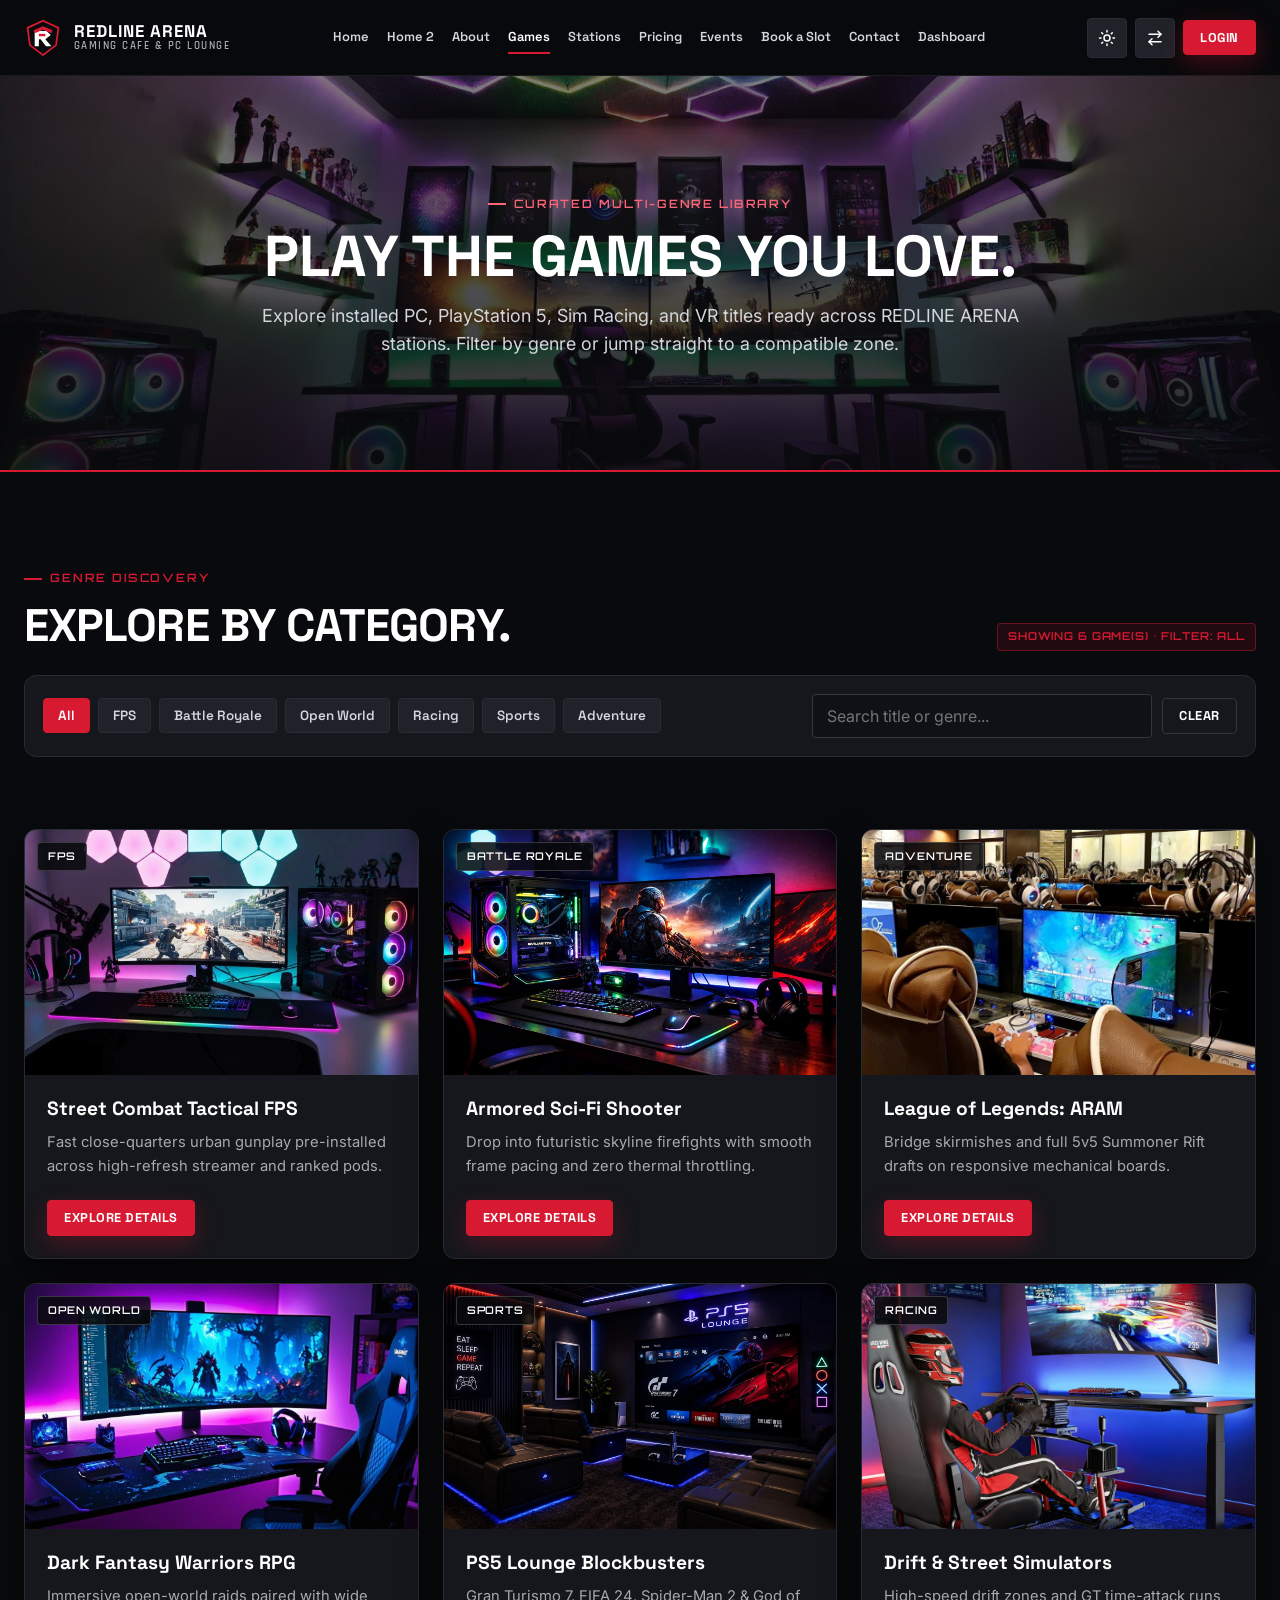
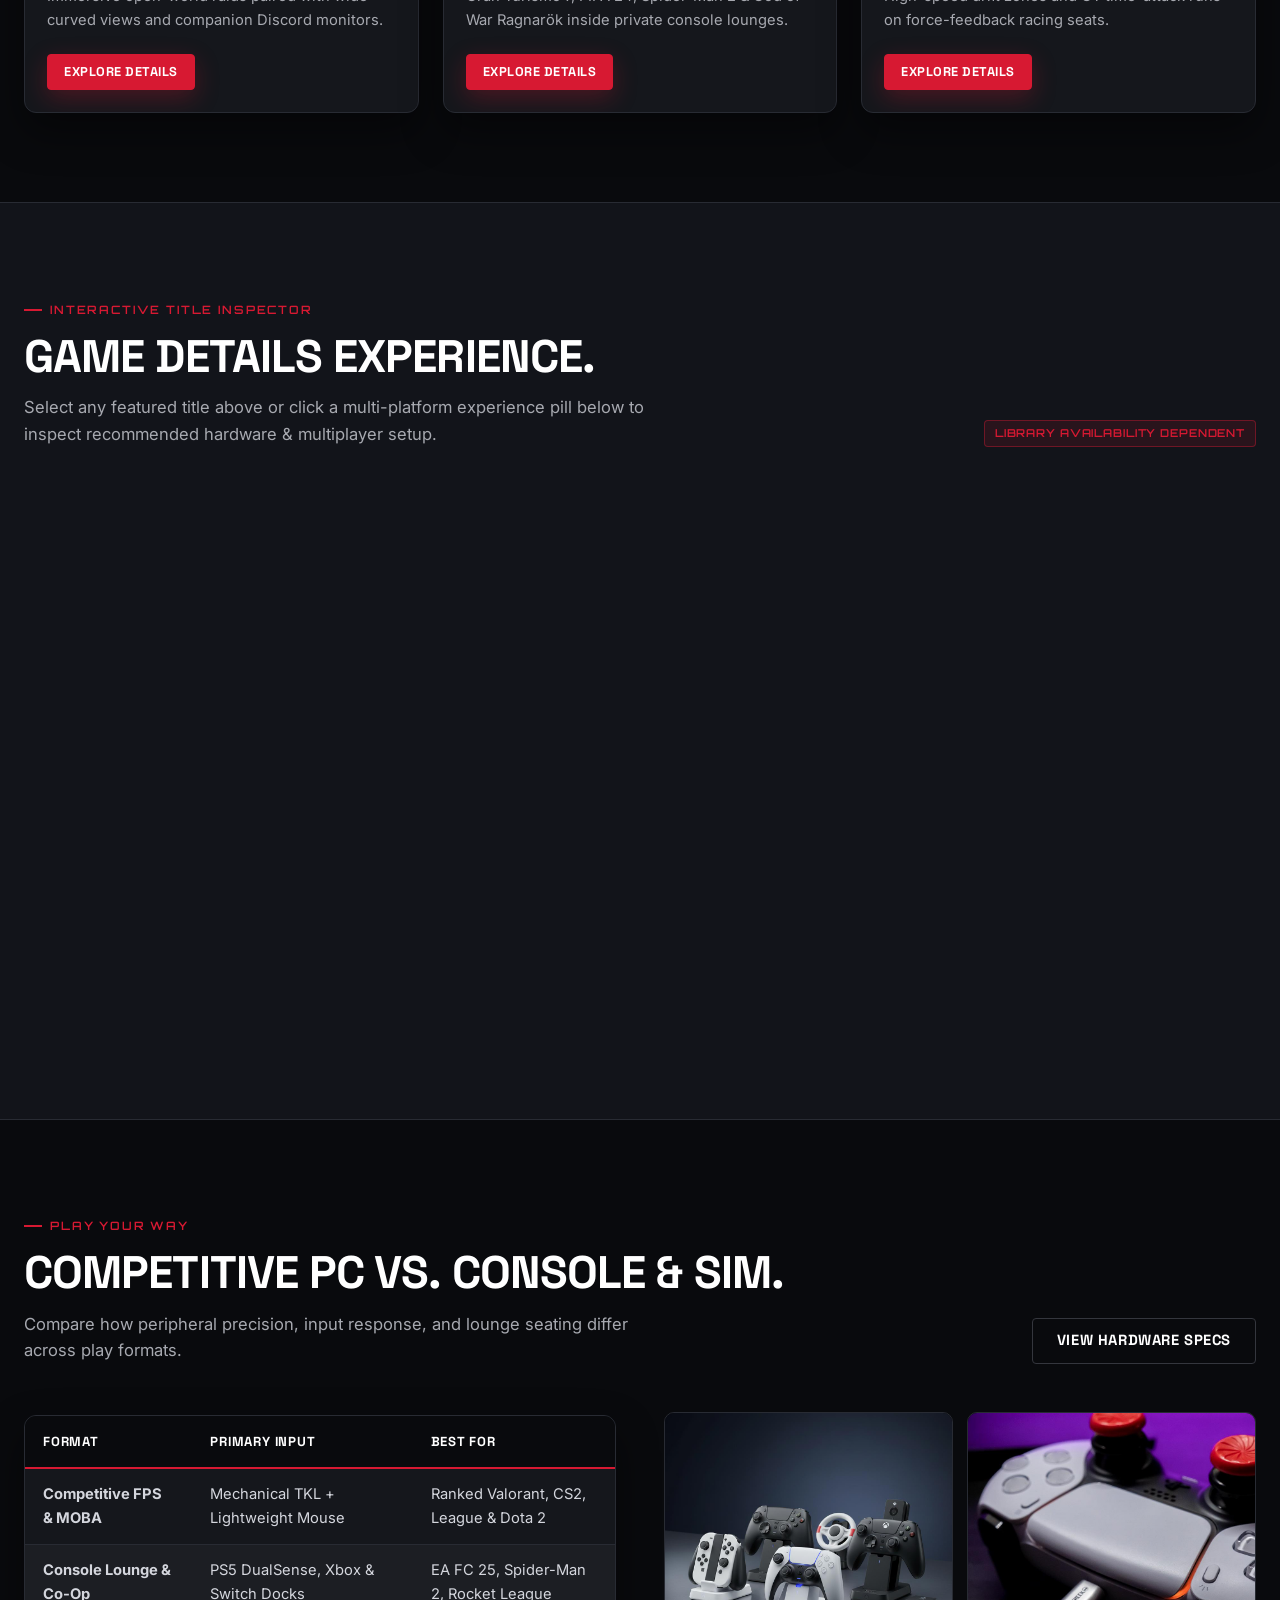
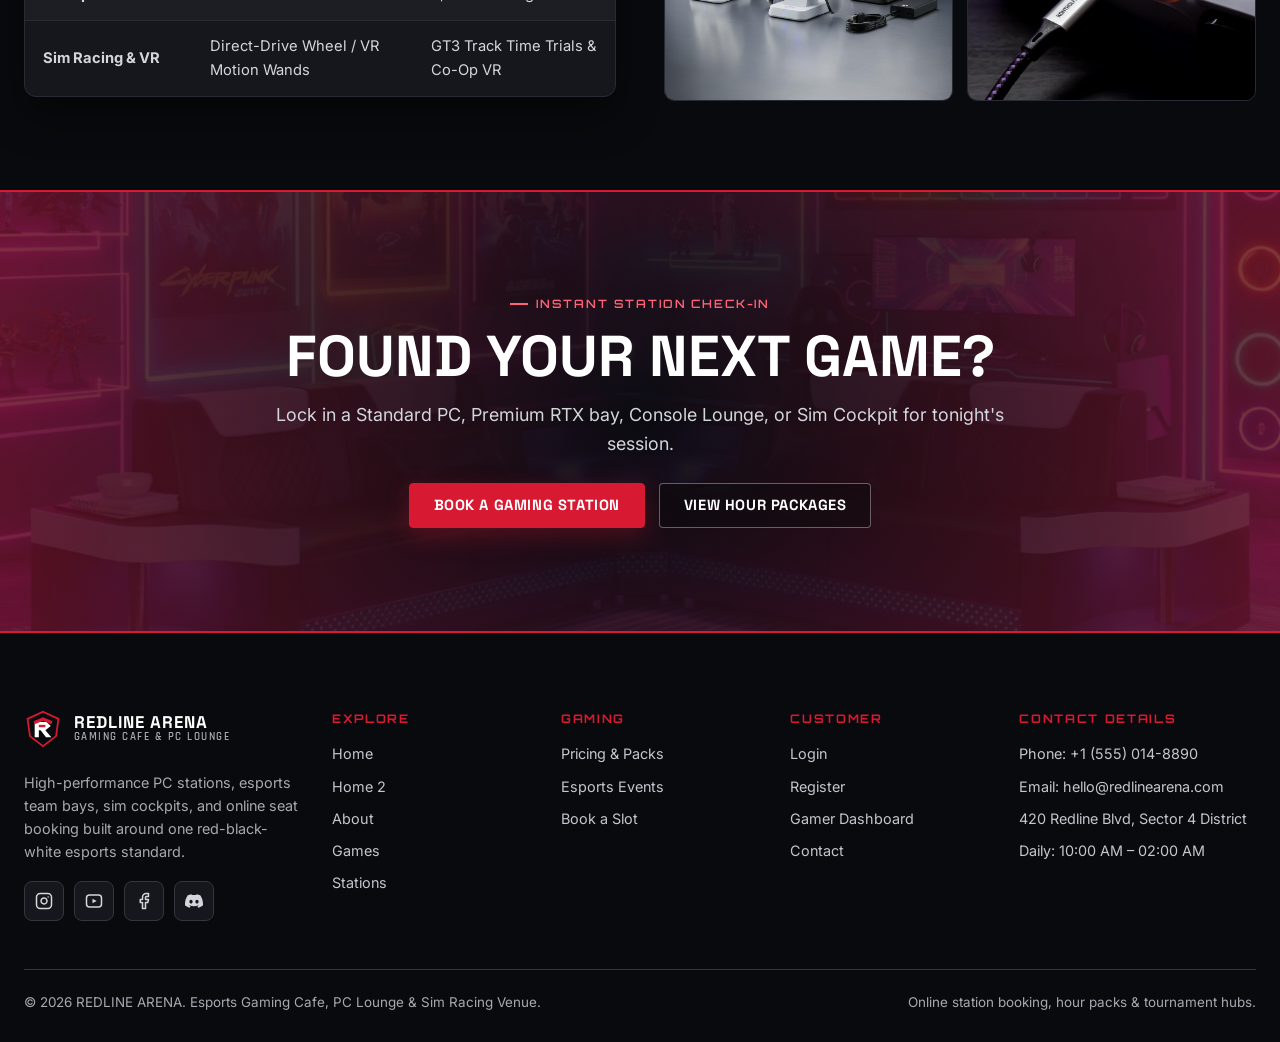
<file: games.html>
<!DOCTYPE html>
<html lang="en" data-theme="dark">
<head>
  <meta charset="UTF-8">
  <meta name="viewport" content="width=device-width, initial-scale=1.0">
  <title>Game Library | REDLINE ARENA — PC, Console &amp; VR Titles</title>
  <meta name="description" content="Explore installed FPS, MOBA, Battle Royale, Open World, Racing, Sports, and VR games available across REDLINE ARENA stations.">
  <meta property="og:title" content="REDLINE ARENA Game Library">
  <meta property="og:description" content="Play the games you love across high-refresh PCs, sim rigs, PS5 lounges, and VR bays.">
  <meta property="og:type" content="website">
  <link rel="icon" type="image/svg+xml" href="assets/icons/favicon.svg">
  <link rel="preconnect" href="https://fonts.googleapis.com">
  <link rel="preconnect" href="https://fonts.gstatic.com" crossorigin>
  <link href="https://fonts.googleapis.com/css2?family=Inter:wght@400;500;600;700&family=Orbitron:wght@600;700&family=Rajdhani:wght@600;700&family=Space+Grotesk:wght@500;600;700&display=swap" rel="stylesheet">
  <script>try{document.documentElement.setAttribute('data-theme',localStorage.getItem('redline_theme')||'dark');document.documentElement.setAttribute('dir',localStorage.getItem('redline_dir')||'ltr');}catch(e){}</script>
  <link rel="stylesheet" href="assets/css/style.css">
</head>
<body>
  <a href="#main-content" class="skip-link">Skip to main content</a>

  <header class="site-header">
    <div class="container navbar-inner">
      <a href="index.html" class="brand-lockup" aria-label="REDLINE ARENA Home">
        <svg class="brand-mark" viewBox="0 0 64 64" width="38" height="38" aria-hidden="true">
          <polygon points="32,3 58,15 54,44 32,61 10,44 6,15" fill="#090A0D" stroke="#D71932" stroke-width="3"/>
          <polygon points="18,20 38,20 45,27 36,34 46,46 37,46 28,34 25,34 25,46 18,46" fill="#FFFFFF"/>
          <polygon points="32,12 48,19 46,24 32,18 18,24 16,19" fill="#D71932"/>
          <rect x="25" y="25" width="11" height="4" fill="#D71932"/>
        </svg>
        <span class="brand-text">
          <span class="brand-name">REDLINE ARENA</span>
          <span class="brand-sub">GAMING CAFE &amp; PC LOUNGE</span>
        </span>
      </a>
      <nav class="nav-links" aria-label="Main navigation">
        <a href="index.html" class="nav-link">Home</a>
        <a href="home-2.html" class="nav-link">Home 2</a>
        <a href="about.html" class="nav-link">About</a>
        <a href="games.html" class="nav-link">Games</a>
        <a href="stations.html" class="nav-link">Stations</a>
        <a href="pricing.html" class="nav-link">Pricing</a>
        <a href="events.html" class="nav-link">Events</a>
        <a href="booking.html" class="nav-link">Book a Slot</a>
        <a href="contact.html" class="nav-link">Contact</a>
        <a href="dashboard.html" class="nav-link">Dashboard</a>
      </nav>
      <div class="nav-actions">
        <button type="button" class="icon-btn" data-theme-toggle aria-label="Toggle color theme" aria-pressed="false" title="Switch Light / Dark Mode">
          <svg class="theme-icon-sun" viewBox="0 0 24 24" fill="none" stroke="currentColor" stroke-width="2" stroke-linecap="round" stroke-linejoin="round" aria-hidden="true"><circle cx="12" cy="12" r="4"/><path d="M12 2v2M12 20v2M4.93 4.93l1.41 1.41M17.66 17.66l1.41 1.41M2 12h2M20 12h2M6.34 17.66l-1.41 1.41M19.07 4.93l-1.41 1.41"/></svg>
          <svg class="theme-icon-moon" viewBox="0 0 24 24" fill="none" stroke="currentColor" stroke-width="2" stroke-linecap="round" stroke-linejoin="round" aria-hidden="true"><path d="M12 3a6 6 0 0 0 9 9 9 9 0 1 1-9-9Z"/></svg>
        </button>
        <button type="button" class="icon-btn" data-rtl-toggle aria-label="Toggle RTL direction" aria-pressed="false" title="Switch LTR / RTL Direction">
          <svg width="18" height="18" viewBox="0 0 24 24" fill="none" stroke="currentColor" stroke-width="2" stroke-linecap="round" stroke-linejoin="round" aria-hidden="true"><path d="m16 3 4 4-4 4"/><path d="M4 7h16"/><path d="m8 21-4-4 4-4"/><path d="M20 17H4"/></svg>
        </button>
        <a href="login.html" class="btn btn-primary btn-sm nav-login-cta">Login</a>
        <button type="button" class="hamburger-btn" id="drawerOpenBtn" aria-label="Open navigation menu" aria-controls="mobileDrawer" aria-expanded="false">
          <svg width="22" height="22" viewBox="0 0 24 24" fill="none" stroke="currentColor" stroke-width="2.2" stroke-linecap="round" aria-hidden="true"><path d="M3 6h18M3 12h18M3 18h18"/></svg>
        </button>
      </div>
    </div>
  </header>

  <div class="drawer-backdrop" id="drawerBackdrop"></div>
  <aside class="mobile-drawer" id="mobileDrawer" aria-hidden="true" aria-label="Mobile Navigation Drawer">
    <div class="drawer-header">
      <a href="index.html" class="brand-lockup">
        <svg class="brand-mark" viewBox="0 0 64 64" width="34" height="34" aria-hidden="true">
          <polygon points="32,3 58,15 54,44 32,61 10,44 6,15" fill="#090A0D" stroke="#D71932" stroke-width="3"/>
          <polygon points="18,20 38,20 45,27 36,34 46,46 37,46 28,34 25,34 25,46 18,46" fill="#FFFFFF"/>
          <polygon points="32,12 48,19 46,24 32,18 18,24 16,19" fill="#D71932"/>
          <rect x="25" y="25" width="11" height="4" fill="#D71932"/>
        </svg>
        <span class="brand-text">
          <span class="brand-name">REDLINE ARENA</span>
          <span class="brand-sub">GAMING LOUNGE</span>
        </span>
      </a>
      <button type="button" class="drawer-close" id="drawerCloseBtn" aria-label="Close navigation menu">&times;</button>
    </div>
    <nav class="drawer-nav" aria-label="Drawer Links">
      <a href="index.html" class="drawer-link">Home</a>
      <a href="home-2.html" class="drawer-link">Home 2</a>
      <a href="about.html" class="drawer-link">About</a>
      <a href="games.html" class="drawer-link">Games</a>
      <a href="stations.html" class="drawer-link">Stations</a>
      <a href="pricing.html" class="drawer-link">Pricing</a>
      <a href="events.html" class="drawer-link">Events</a>
      <a href="booking.html" class="drawer-link">Book a Slot</a>
      <a href="contact.html" class="drawer-link">Contact</a>
      <a href="dashboard.html" class="drawer-link">Dashboard</a>
    </nav>
    <div class="drawer-footer">
      <div class="drawer-icon-row">
        <button type="button" class="icon-btn drawer-icon-btn" data-theme-toggle aria-label="Toggle color theme" aria-pressed="false" title="Switch Light / Dark Mode">
          <svg class="theme-icon-sun" viewBox="0 0 24 24" fill="none" stroke="currentColor" stroke-width="2" stroke-linecap="round" stroke-linejoin="round" aria-hidden="true"><circle cx="12" cy="12" r="4"/><path d="M12 2v2M12 20v2M4.93 4.93l1.41 1.41M17.66 17.66l1.41 1.41M2 12h2M20 12h2M6.34 17.66l-1.41 1.41M19.07 4.93l-1.41 1.41"/></svg>
          <svg class="theme-icon-moon" viewBox="0 0 24 24" fill="none" stroke="currentColor" stroke-width="2" stroke-linecap="round" stroke-linejoin="round" aria-hidden="true"><path d="M12 3a6 6 0 0 0 9 9 9 9 0 1 1-9-9Z"/></svg>
        </button>
        <button type="button" class="icon-btn drawer-icon-btn" data-rtl-toggle aria-label="Toggle RTL direction" aria-pressed="false" title="Switch LTR / RTL Direction">
          <svg width="18" height="18" viewBox="0 0 24 24" fill="none" stroke="currentColor" stroke-width="2" stroke-linecap="round" stroke-linejoin="round" aria-hidden="true"><path d="m16 3 4 4-4 4"/><path d="M4 7h16"/><path d="m8 21-4-4 4-4"/><path d="M20 17H4"/></svg>
        </button>
      </div>
      <a href="login.html" class="btn btn-primary btn-sm drawer-login-cta">Login</a>
    </div>
  </aside>

  <main id="main-content">
    <!-- SECTION 01: GAMES HERO -->
    <section class="page-hero">
      <img src="images/image-85.png" alt="Flagship quad-screen curved showcase station running panoramic sci-fi open world sunset adventure" class="page-hero-bg" width="1792" height="1024">
      <div class="page-hero-scrim" aria-hidden="true"></div>
      <div class="container">
        <div class="page-hero-inner reveal">
          <span class="eyebrow">Curated Multi-Genre Library</span>
          <h1 class="page-hero-title">PLAY THE GAMES YOU LOVE.</h1>
          <p class="page-hero-lead">Explore installed PC, PlayStation 5, Sim Racing, and VR titles ready across REDLINE ARENA stations. Filter by genre or jump straight to a compatible zone.</p>
        </div>
      </div>
    </section>

    <!-- SECTION 02: GAME CATEGORY EXPLORER -->
    <section class="section" style="padding-bottom:24px;">
      <div class="container">
        <div class="section-header" style="margin-bottom:24px;">
          <div>
            <span class="eyebrow">Genre Discovery</span>
            <h2 class="section-title">EXPLORE BY CATEGORY.</h2>
          </div>
          <span class="demo-badge" id="gamesActiveFilter">Showing 6 game(s) &bull; Filter: All</span>
        </div>

        <div class="filter-bar">
          <div class="filter-chips" id="gamesCategoryChips" role="group" aria-label="Game Genres">
            <button type="button" class="tab-chip active" data-cat-filter="All">All</button>
            <button type="button" class="tab-chip" data-cat-filter="FPS">FPS</button>
            <button type="button" class="tab-chip" data-cat-filter="Battle Royale">Battle Royale</button>
            <button type="button" class="tab-chip" data-cat-filter="Open World">Open World</button>
            <button type="button" class="tab-chip" data-cat-filter="Racing">Racing</button>
            <button type="button" class="tab-chip" data-cat-filter="Sports">Sports</button>
            <button type="button" class="tab-chip" data-cat-filter="Adventure">Adventure</button>
          </div>
          <div style="display:flex;gap:10px;align-items:center;flex:1 1 280px;justify-content:flex-end;">
            <div class="search-box">
              <label for="gamesSearchInput" class="sr-only">Search game library</label>
              <input type="search" id="gamesSearchInput" class="form-control" placeholder="Search title or genre...">
            </div>
            <button type="button" class="btn btn-secondary btn-sm" id="gamesClearFilters">Clear</button>
          </div>
        </div>
      </div>
    </section>

    <!-- SECTION 03: FEATURED GAME LIBRARY (6 CARDS — CARD SECTION #1) -->
    <section class="section" style="padding-top:16px;">
      <div class="container">
        <div class="grid-6" id="gamesLibraryGrid">
          <article class="card reveal" data-game-card data-category="FPS" data-title="Street Combat Tactical FPS">
            <div class="card-media">
              <img src="images/image-45.png" alt="Curved ultrawide street-combat FPS match below neon pink and cyan hexagon lights" loading="lazy" width="1408" height="768">
              <span class="card-badge">FPS</span>
            </div>
            <div class="card-body">
              <h3 class="card-title">Street Combat Tactical FPS</h3>
              <p class="card-desc">Fast close-quarters urban gunplay pre-installed across high-refresh streamer and ranked pods.</p>
              <div class="card-actions">
                <button type="button" class="btn btn-primary btn-sm" data-spot-select="street-fps" data-scroll-spot="true">Explore Details</button>
              </div>
            </div>
          </article>

          <article class="card reveal" data-game-card data-category="Battle Royale" data-title="Armored Sci-Fi Arena Shooter">
            <div class="card-media">
              <img src="images/image-39.png" alt="Widescreen gaming station showing futuristic armored sci-fi soldier overlooking glowing skyline" loading="lazy" width="1536" height="1024">
              <span class="card-badge">Battle Royale</span>
            </div>
            <div class="card-body">
              <h3 class="card-title">Armored Sci-Fi Shooter</h3>
              <p class="card-desc">Drop into futuristic skyline firefights with smooth frame pacing and zero thermal throttling.</p>
              <div class="card-actions">
                <button type="button" class="btn btn-primary btn-sm" data-spot-select="scifi-fps" data-scroll-spot="true">Explore Details</button>
              </div>
            </div>
          </article>

          <article class="card reveal" data-game-card data-category="Adventure" data-title="League of Legends ARAM MOBA">
            <div class="card-media">
              <img src="images/image-24.png" alt="Player seated in quilted tan lounge chair actively playing League of Legends Howling Abyss ARAM" loading="lazy" width="880" height="542">
              <span class="card-badge">Adventure</span>
            </div>
            <div class="card-body">
              <h3 class="card-title">League of Legends: ARAM</h3>
              <p class="card-desc">Bridge skirmishes and full 5v5 Summoner Rift drafts on responsive mechanical boards.</p>
              <div class="card-actions">
                <button type="button" class="btn btn-primary btn-sm" data-spot-select="aram-moba" data-scroll-spot="true">Explore Details</button>
              </div>
            </div>
          </article>

          <article class="card reveal" data-game-card data-category="Open World" data-title="Dark Fantasy Warriors RPG">
            <div class="card-media">
              <img src="images/image-46.png" alt="Curved ultrawide RPG display showing dark fantasy forest warriors alongside Discord chat sidebar" loading="lazy" width="1344" height="768">
              <span class="card-badge">Open World</span>
            </div>
            <div class="card-body">
              <h3 class="card-title">Dark Fantasy Warriors RPG</h3>
              <p class="card-desc">Immersive open-world raids paired with wide curved views and companion Discord monitors.</p>
              <div class="card-actions">
                <button type="button" class="btn btn-primary btn-sm" data-spot-select="fantasy-rpg" data-scroll-spot="true">Explore Details</button>
              </div>
            </div>
          </article>

          <article class="card reveal" data-game-card data-category="Sports" data-title="PS5 Blockbusters Gran Turismo 7 Spider-Man 2 God of War FIFA 24">
            <div class="card-media">
              <img src="images/image-99.png" alt="Luxury PS5 lounge screen showing Gran Turismo 7, FIFA 24, Marvel Spider-Man 2, and God of War Ragnarok" loading="lazy" width="1536" height="1024">
              <span class="card-badge">Sports</span>
            </div>
            <div class="card-body">
              <h3 class="card-title">PS5 Lounge Blockbusters</h3>
              <p class="card-desc">Gran Turismo 7, FIFA 24, Spider-Man 2 &amp; God of War Ragnarök inside private console lounges.</p>
              <div class="card-actions">
                <button type="button" class="btn btn-primary btn-sm" data-spot-select="ps5-hits" data-scroll-spot="true">Explore Details</button>
              </div>
            </div>
          </article>

          <article class="card reveal" data-game-card data-category="Racing" data-title="GT Drift Street Racing Simulator">
            <div class="card-media">
              <img src="images/image-98.png" alt="Helmeted sim driver drifting yellow and orange street race cars on curved ultrawide monitor" loading="lazy" width="2000" height="2000">
              <span class="card-badge">Racing</span>
            </div>
            <div class="card-body">
              <h3 class="card-title">Drift &amp; Street Simulators</h3>
              <p class="card-desc">High-speed drift zones and GT time-attack runs on force-feedback racing seats.</p>
              <div class="card-actions">
                <button type="button" class="btn btn-primary btn-sm" data-spot-select="gt-drift" data-scroll-spot="true">Explore Details</button>
              </div>
            </div>
          </article>
        </div>

        <div id="gamesEmptyState" class="hotspot-panel mt-3" style="display:none;text-align:center;">
          <p>No featured games match your current search or category selection. Use <strong>Clear</strong> above to restore all 6 cards.</p>
        </div>
      </div>
    </section>

    <!-- SECTION 04: INTERACTIVE GAME DETAILS EXPERIENCE (NON-CARD SPOTLIGHT + MINI SELECTOR) -->
    <section class="section section-alt" id="gameSpotlightPanel">
      <div class="container">
        <div class="section-header">
          <div>
            <span class="eyebrow">Interactive Title Inspector</span>
            <h2 class="section-title">GAME DETAILS EXPERIENCE.</h2>
            <p class="section-lead">Select any featured title above or click a multi-platform experience pill below to inspect recommended hardware &amp; multiplayer setup.</p>
          </div>
          <span class="demo-badge">Library Availability Dependent</span>
        </div>

        <div class="split-grid">
          <div class="split-media reveal">
            <img id="spotGameImg" src="images/image-51.png" alt="Tactical FPS workstation beside RGB glass rig and collectible figure shelves" loading="lazy" width="1500" height="1500">
          </div>
          <div class="hotspot-panel reveal">
            <div style="display:flex;flex-wrap:wrap;gap:8px;">
              <span class="demo-badge" id="spotGameGenre">FPS / Competitive</span>
              <span class="demo-badge" id="spotGamePlayers">5v5 Ranked &amp; Custom</span>
            </div>
            <h3 id="spotGameTitle" class="mt-2" style="font-family:var(--font-display);font-size:1.65rem;">Tactical Military FPS Arena</h3>
            <p id="spotGameZone" class="mt-1" style="font-weight:700;color:var(--red);">Recommended Station: Premium PC Zone (240Hz–360Hz)</p>
            <p id="spotGameDesc" class="text-muted mt-2">Pre-loaded FPS shooters paired with clean RGB mechanical keyboards, precision optical mice, and calibrated esports seating.</p>
            <div class="mt-3">
              <a id="spotGameBook" href="booking.html?zone=premium" class="btn btn-primary">Book Compatible Station</a>
            </div>
          </div>
        </div>

        <div class="spec-strip reveal" aria-label="Additional Multi-Platform Experiences">
          <button type="button" class="spec-strip-item tab-chip" data-spot-select="combat-arena" style="text-align:left;">
            <img src="images/image-37.png" alt="Console sofa corner playing UFC 3 and FIFA 20 next to RTX PC stations" loading="lazy" width="2000" height="1335">
            <div>
              <div class="spec-strip-title">UFC &amp; FIFA Lounge</div>
              <div class="spec-strip-meta" style="color:inherit;opacity:0.85;">1v1 console rivalries</div>
            </div>
          </button>
          <button type="button" class="spec-strip-item tab-chip" data-spot-select="val-console" style="text-align:left;">
            <img src="images/image-66.png" alt="Two gamers playing Valorant side-by-side with PS5 console and football screen" loading="lazy" width="1500" height="900">
            <div>
              <div class="spec-strip-title">PC + PS5 Duo Pods</div>
              <div class="spec-strip-meta" style="color:inherit;opacity:0.85;">Hybrid tactical &amp; FIFA booths</div>
            </div>
          </button>
          <button type="button" class="spec-strip-item tab-chip" data-spot-select="vr-roam" style="text-align:left;">
            <img src="images/image-100.png" alt="Two players wearing VEX VR headsets with wireless motion controllers in neon arena" loading="lazy" width="800" height="534">
            <div>
              <div class="spec-strip-title">Free-Roam VEX VR</div>
              <div class="spec-strip-meta" style="color:inherit;opacity:0.85;">Untethered motion arena</div>
            </div>
          </button>
          <button type="button" class="spec-strip-item tab-chip" data-spot-select="vr-tactical" style="text-align:left;">
            <img src="images/image-101.png" alt="Players holding two-handed VR rifles with HTC Vive headsets inside caged VR booth" loading="lazy" width="1080" height="720">
            <div>
              <div class="spec-strip-title">Tactical Rifle VR</div>
              <div class="spec-strip-meta" style="color:inherit;opacity:0.85;">Co-op caged VR shooter</div>
            </div>
          </button>
        </div>
      </div>
    </section>

    <!-- SECTION 05: GAMING EXPERIENCE COMPARISON (NON-CARD EDITORIAL + VISUALS) -->
    <section class="section">
      <div class="container">
        <div class="section-header">
          <div>
            <span class="eyebrow">Play Your Way</span>
            <h2 class="section-title">COMPETITIVE PC VS. CONSOLE &amp; SIM.</h2>
            <p class="section-lead">Compare how peripheral precision, input response, and lounge seating differ across play formats.</p>
          </div>
          <a href="stations.html" class="btn btn-secondary">VIEW HARDWARE SPECS</a>
        </div>

        <div class="split-grid">
          <div class="table-wrap reveal">
            <table class="data-table" style="min-width:480px;">
              <thead>
                <tr>
                  <th>Format</th>
                  <th>Primary Input</th>
                  <th>Best For</th>
                </tr>
              </thead>
              <tbody>
                <tr>
                  <td><strong>Competitive FPS &amp; MOBA</strong></td>
                  <td>Mechanical TKL + Lightweight Mouse</td>
                  <td>Ranked Valorant, CS2, League &amp; Dota 2</td>
                </tr>
                <tr>
                  <td><strong>Console Lounge &amp; Co-Op</strong></td>
                  <td>PS5 DualSense, Xbox &amp; Switch Docks</td>
                  <td>EA FC 25, Spider-Man 2, Rocket League</td>
                </tr>
                <tr>
                  <td><strong>Sim Racing &amp; VR</strong></td>
                  <td>Direct-Drive Wheel / VR Motion Wands</td>
                  <td>GT3 Track Time Trials &amp; Co-Op VR</td>
                </tr>
              </tbody>
            </table>
          </div>

          <div class="reveal" style="display:grid;grid-template-columns:1fr 1fr;gap:14px;">
            <div style="border-radius:10px;overflow:hidden;border:1px solid var(--border-subtle);background:var(--black);">
              <img src="images/image-55.png" alt="Studio display of DualSense PS5, Xbox Series, and Nintendo Switch controllers on charging docks" loading="lazy" width="1024" height="1024" style="width:100%;aspect-ratio:1/1;object-fit:cover;">
            </div>
            <div style="border-radius:10px;overflow:hidden;border:1px solid var(--border-subtle);background:var(--black);">
              <img src="images/image-57.png" alt="Macro view of PS5 DualSense controller outfitted with red KontrolFreek precision thumbsticks" loading="lazy" width="1600" height="900" style="width:100%;aspect-ratio:1/1;object-fit:cover;">
            </div>
          </div>
        </div>
      </div>
    </section>

    <!-- SECTION 06: FINAL CTA -->
    <section class="cta-banner">
      <img src="images/image-90.png" alt="Neon VIP console and PC gaming lounge with Cyberpunk 2077 poster and L-shaped sectional seating" class="cta-banner-bg" loading="lazy" width="1248" height="832">
      <div class="cta-banner-scrim" aria-hidden="true"></div>
      <div class="container">
        <div class="cta-banner-inner reveal">
          <span class="eyebrow">Instant Station Check-In</span>
          <h2 class="page-hero-title">FOUND YOUR NEXT GAME?</h2>
          <p class="page-hero-lead">Lock in a Standard PC, Premium RTX bay, Console Lounge, or Sim Cockpit for tonight's session.</p>
          <div class="mt-3" style="display:flex;flex-wrap:wrap;gap:14px;">
            <a href="booking.html" class="btn btn-primary">BOOK A GAMING STATION</a>
            <a href="pricing.html" class="btn btn-outline-light">VIEW HOUR PACKAGES</a>
          </div>
        </div>
      </div>
    </section>
  </main>

  <footer class="site-footer">
    <div class="container">
      <div class="footer-grid">
        <div>
          <a href="index.html" class="brand-lockup">
            <svg class="brand-mark" viewBox="0 0 64 64" width="38" height="38" aria-hidden="true">
              <polygon points="32,3 58,15 54,44 32,61 10,44 6,15" fill="#090A0D" stroke="#D71932" stroke-width="3"/>
              <polygon points="18,20 38,20 45,27 36,34 46,46 37,46 28,34 25,34 25,46 18,46" fill="#FFFFFF"/>
              <polygon points="32,12 48,19 46,24 32,18 18,24 16,19" fill="#D71932"/>
              <rect x="25" y="25" width="11" height="4" fill="#D71932"/>
            </svg>
            <span class="brand-text">
              <span class="brand-name">REDLINE ARENA</span>
              <span class="brand-sub">GAMING CAFE &amp; PC LOUNGE</span>
            </span>
          </a>
          <p class="mt-2 footer-desc">High-performance PC stations, esports team bays, sim cockpits, and online seat booking built around one red-black-white esports standard.</p>
          <div class="footer-social">
            <a href="#social-instagram" class="social-pill social-icon-btn" aria-label="Instagram" title="Instagram">
              <svg viewBox="0 0 24 24" width="18" height="18" fill="none" stroke="currentColor" stroke-width="2" stroke-linecap="round" stroke-linejoin="round" aria-hidden="true"><rect x="2" y="2" width="20" height="20" rx="5" ry="5"/><path d="M16 11.37A4 4 0 1 1 12.63 8 4 4 0 0 1 16 11.37z"/><line x1="17.5" y1="6.5" x2="17.51" y2="6.5"/></svg>
            </a>
            <a href="#social-youtube" class="social-pill social-icon-btn" aria-label="YouTube" title="YouTube">
              <svg viewBox="0 0 24 24" width="18" height="18" fill="none" stroke="currentColor" stroke-width="2" stroke-linecap="round" stroke-linejoin="round" aria-hidden="true"><rect x="2" y="4" width="20" height="16" rx="4"/><polygon points="10,9 15.5,12 10,15" fill="currentColor" stroke="none"/></svg>
            </a>
            <a href="#social-facebook" class="social-pill social-icon-btn" aria-label="Facebook" title="Facebook">
              <svg viewBox="0 0 24 24" width="18" height="18" fill="none" stroke="currentColor" stroke-width="2" stroke-linecap="round" stroke-linejoin="round" aria-hidden="true"><path d="M18 2h-3a5 5 0 0 0-5 5v3H7v4h3v8h4v-8h3l1-4h-4V7a1 1 0 0 1 1-1h3z"/></svg>
            </a>
            <a href="#social-discord" class="social-pill social-icon-btn" aria-label="Discord" title="Discord">
              <svg viewBox="0 0 24 24" width="18" height="18" fill="currentColor" aria-hidden="true"><path d="M20.317 4.37a19.79 19.79 0 0 0-4.885-1.515.074.074 0 0 0-.079.037c-.21.375-.444.864-.608 1.25a18.27 18.27 0 0 0-5.487 0 12.64 12.64 0 0 0-.617-1.25.077.077 0 0 0-.079-.037A19.736 19.736 0 0 0 3.677 4.37a.07.07 0 0 0-.032.027C.533 9.046-.32 13.58.099 18.057a.082.082 0 0 0 .031.057 19.9 19.9 0 0 0 5.993 3.03.078.078 0 0 0 .084-.028c.462-.63.874-1.295 1.226-1.994.021-.041.001-.09-.041-.106a13.107 13.107 0 0 1-1.872-.892.077.077 0 0 1-.008-.128 10.2 10.2 0 0 0 .372-.292.074.074 0 0 1 .077-.01c3.928 1.793 8.18 1.793 12.062 0a.074.074 0 0 1 .078.01c.12.098.246.198.373.292a.077.077 0 0 1-.006.127 12.299 12.299 0 0 1-1.873.892.077.077 0 0 0-.041.107c.36.698.772 1.362 1.225 1.993a.076.076 0 0 0 .084.028 19.839 19.839 0 0 0 6.002-3.03.077.077 0 0 0 .032-.054c.5-5.177-.838-9.674-3.549-13.66a.061.061 0 0 0-.031-.028zM8.02 15.33c-1.183 0-2.157-1.085-2.157-2.419 0-1.333.956-2.419 2.157-2.419 1.21 0 2.176 1.096 2.157 2.42 0 1.333-.956 2.418-2.157 2.418zm7.975 0c-1.183 0-2.157-1.085-2.157-2.419 0-1.333.955-2.419 2.157-2.419 1.21 0 2.176 1.096 2.157 2.42 0 1.333-.946 2.418-2.157 2.418z"/></svg>
            </a>
          </div>
        </div>
        <div>
          <h3 class="footer-heading">Explore</h3>
          <ul class="footer-links">
            <li><a href="index.html">Home</a></li>
            <li><a href="home-2.html">Home 2</a></li>
            <li><a href="about.html">About</a></li>
            <li><a href="games.html">Games</a></li>
            <li><a href="stations.html">Stations</a></li>
          </ul>
        </div>
        <div>
          <h3 class="footer-heading">Gaming</h3>
          <ul class="footer-links">
            <li><a href="pricing.html">Pricing &amp; Packs</a></li>
            <li><a href="events.html">Esports Events</a></li>
            <li><a href="booking.html">Book a Slot</a></li>
          </ul>
        </div>
        <div>
          <h3 class="footer-heading">Customer</h3>
          <ul class="footer-links">
            <li><a href="login.html">Login</a></li>
            <li><a href="register.html">Register</a></li>
            <li><a href="dashboard.html">Gamer Dashboard</a></li>
            <li><a href="contact.html">Contact</a></li>
          </ul>
        </div>
        <div>
          <h3 class="footer-heading">Contact Details</h3>
          <ul class="footer-links">
            <li>Phone: +1 (555) 014-8890</li>
            <li>Email: hello@redlinearena.com</li>
            <li>420 Redline Blvd, Sector 4 District</li>
            <li>Daily: 10:00 AM – 02:00 AM</li>
          </ul>
        </div>
      </div>
      <div class="footer-bottom">
        <span>&copy; 2026 REDLINE ARENA. Esports Gaming Cafe, PC Lounge &amp; Sim Racing Venue.</span>
        <span>Online station booking, hour packs &amp; tournament hubs.</span>
      </div>
    </div>
  </footer>

  <script src="assets/js/main.js"></script>
</body>
</html>
</file>
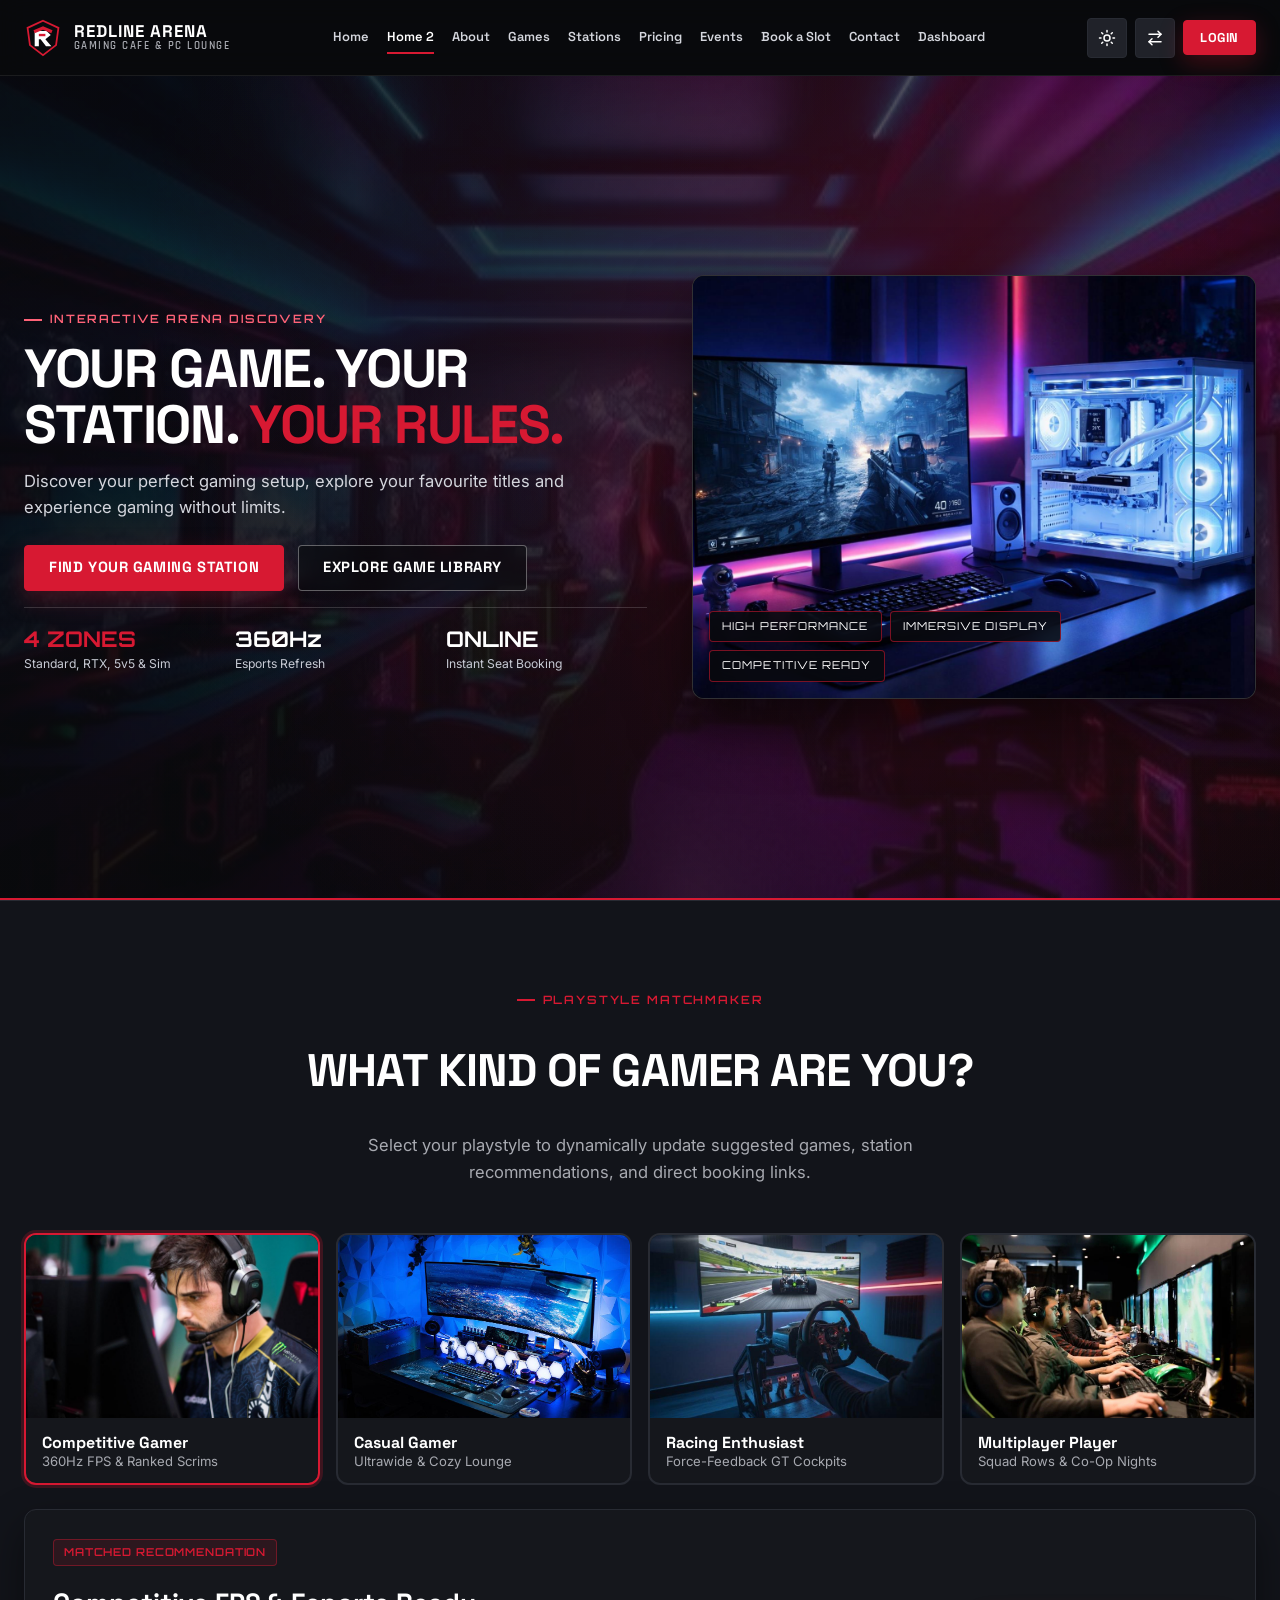
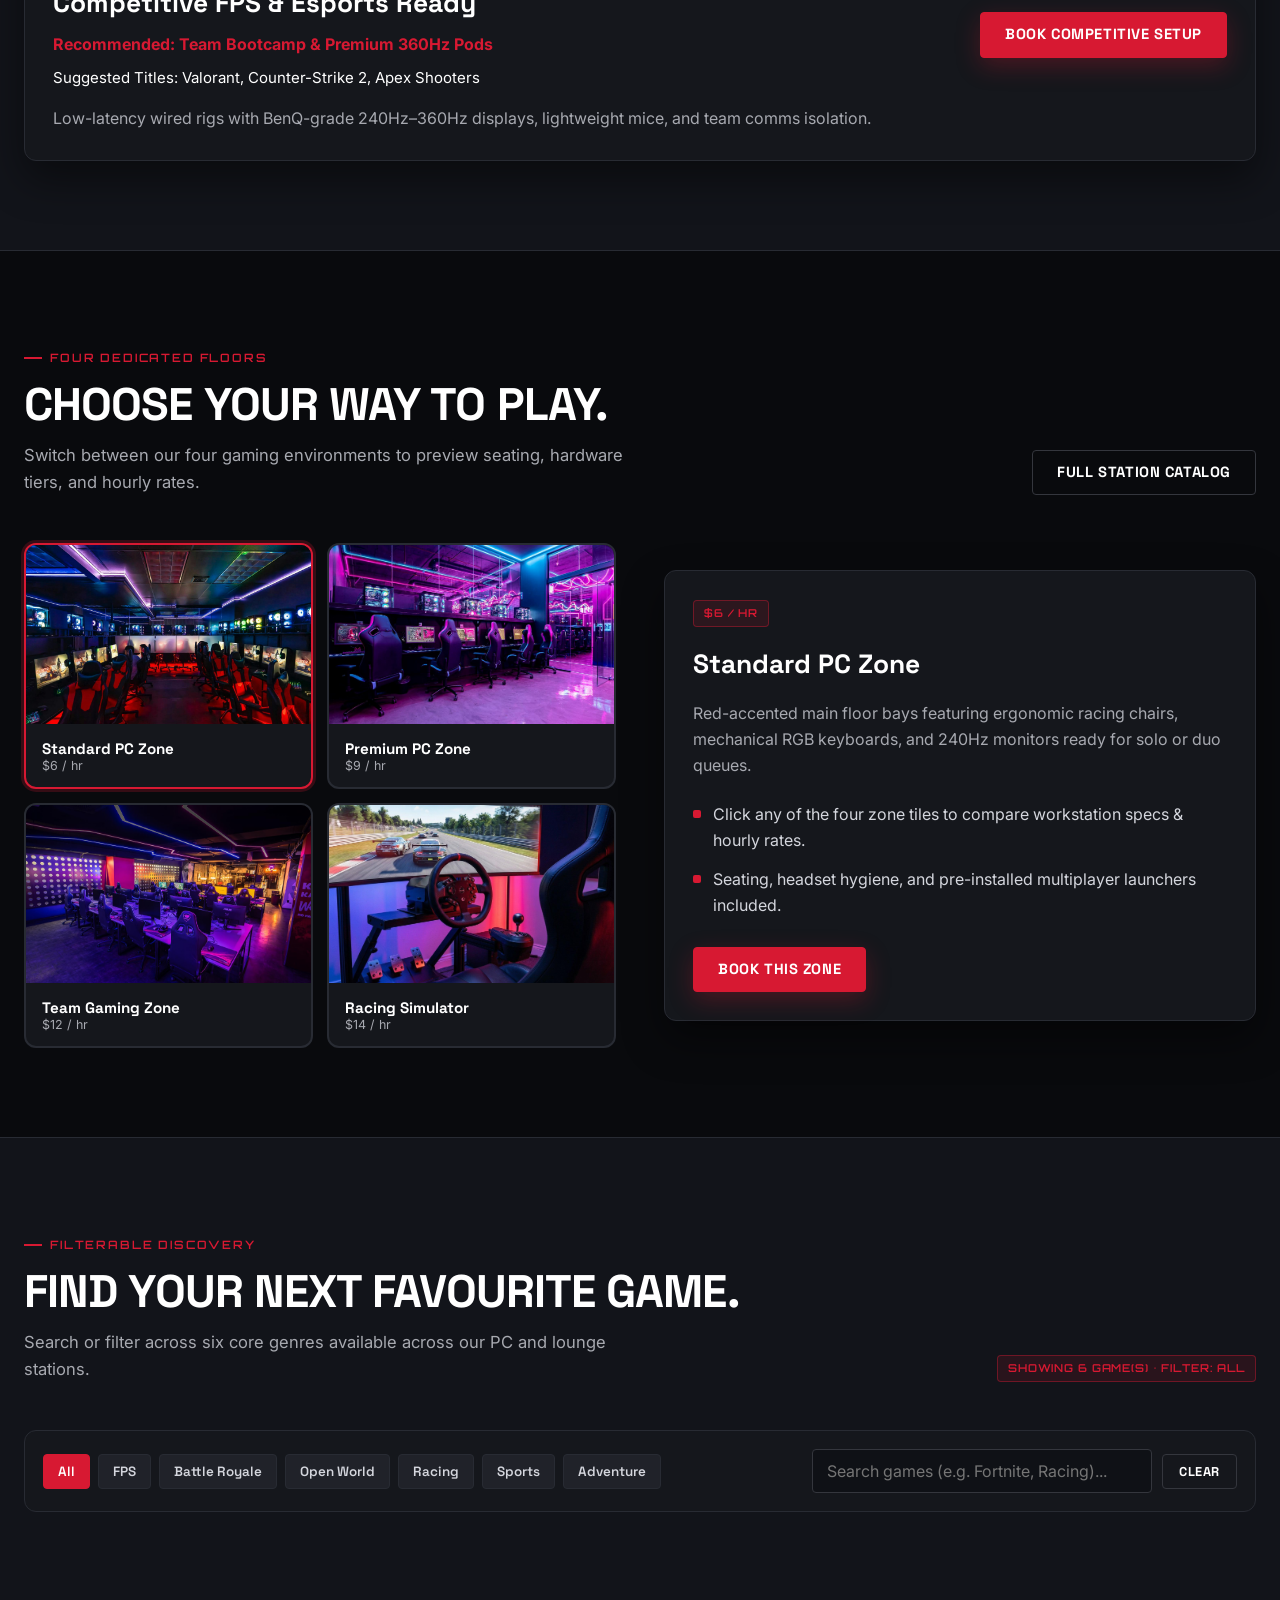
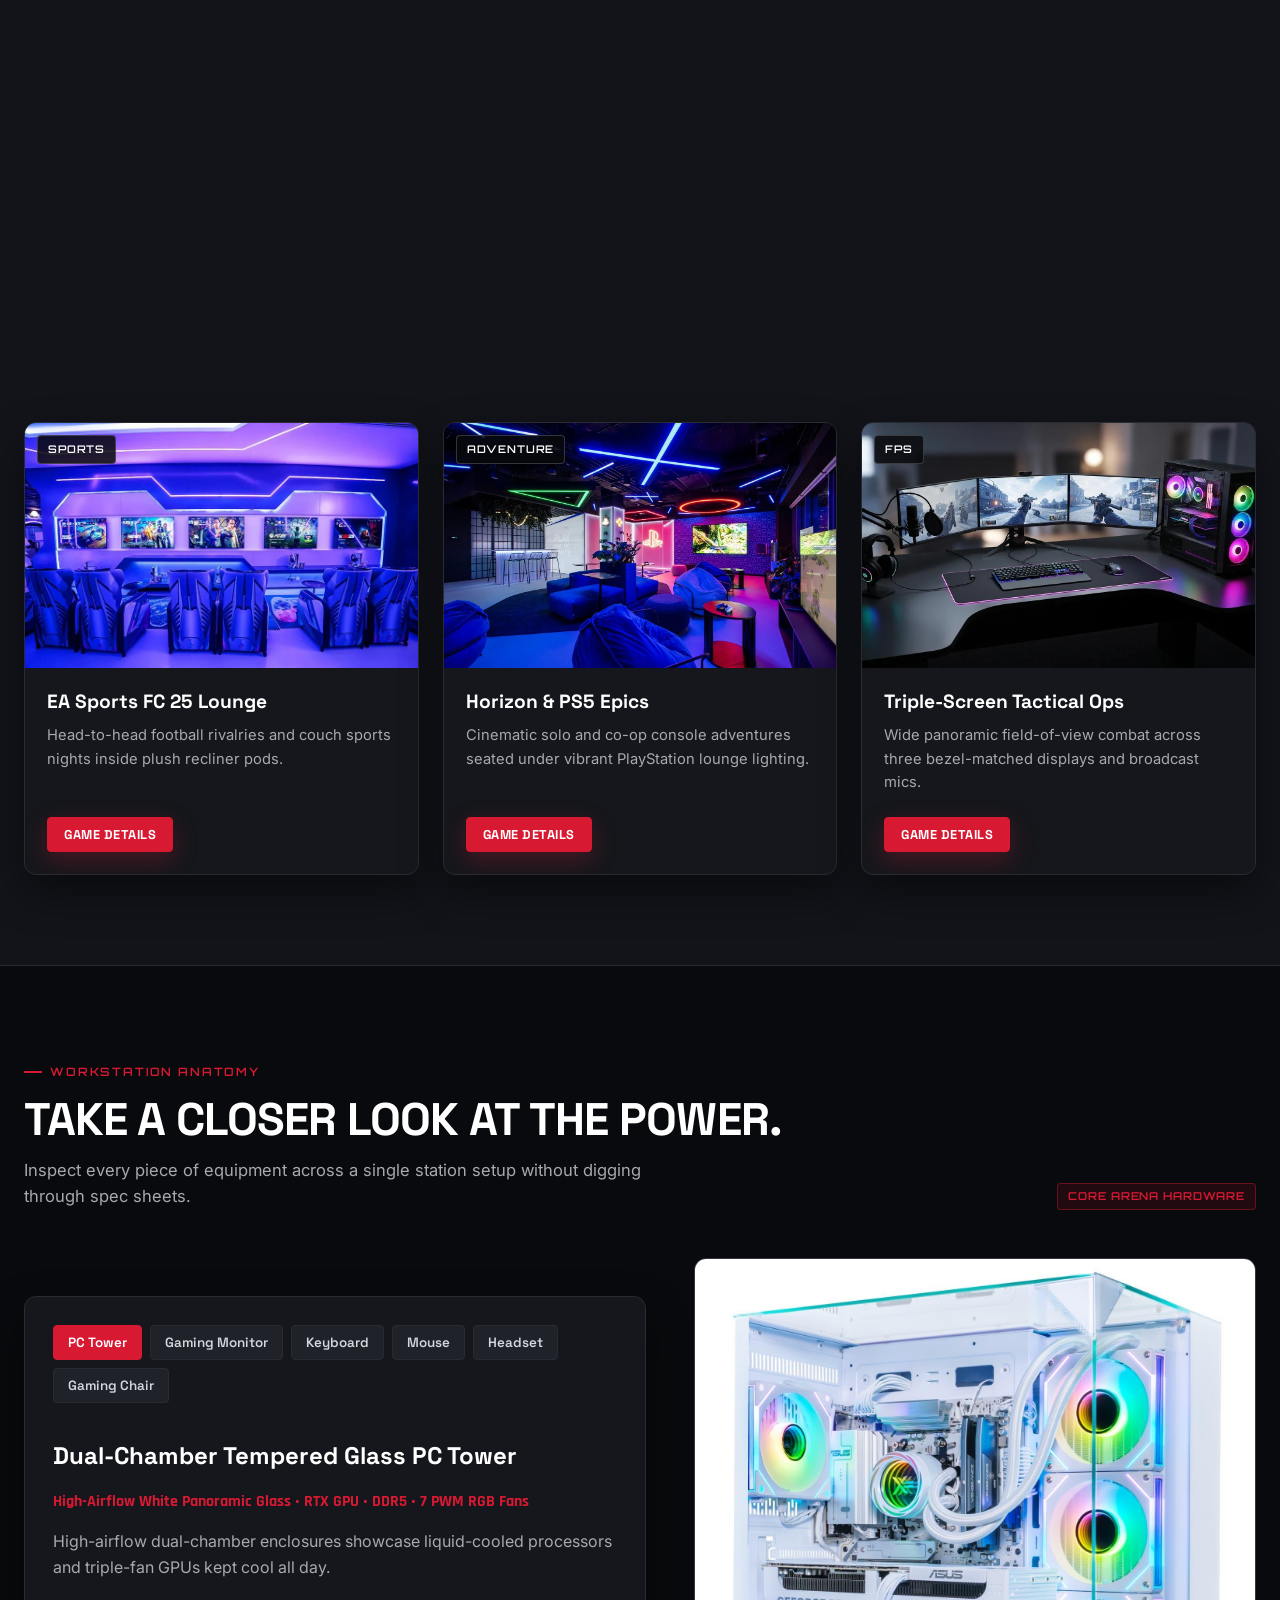
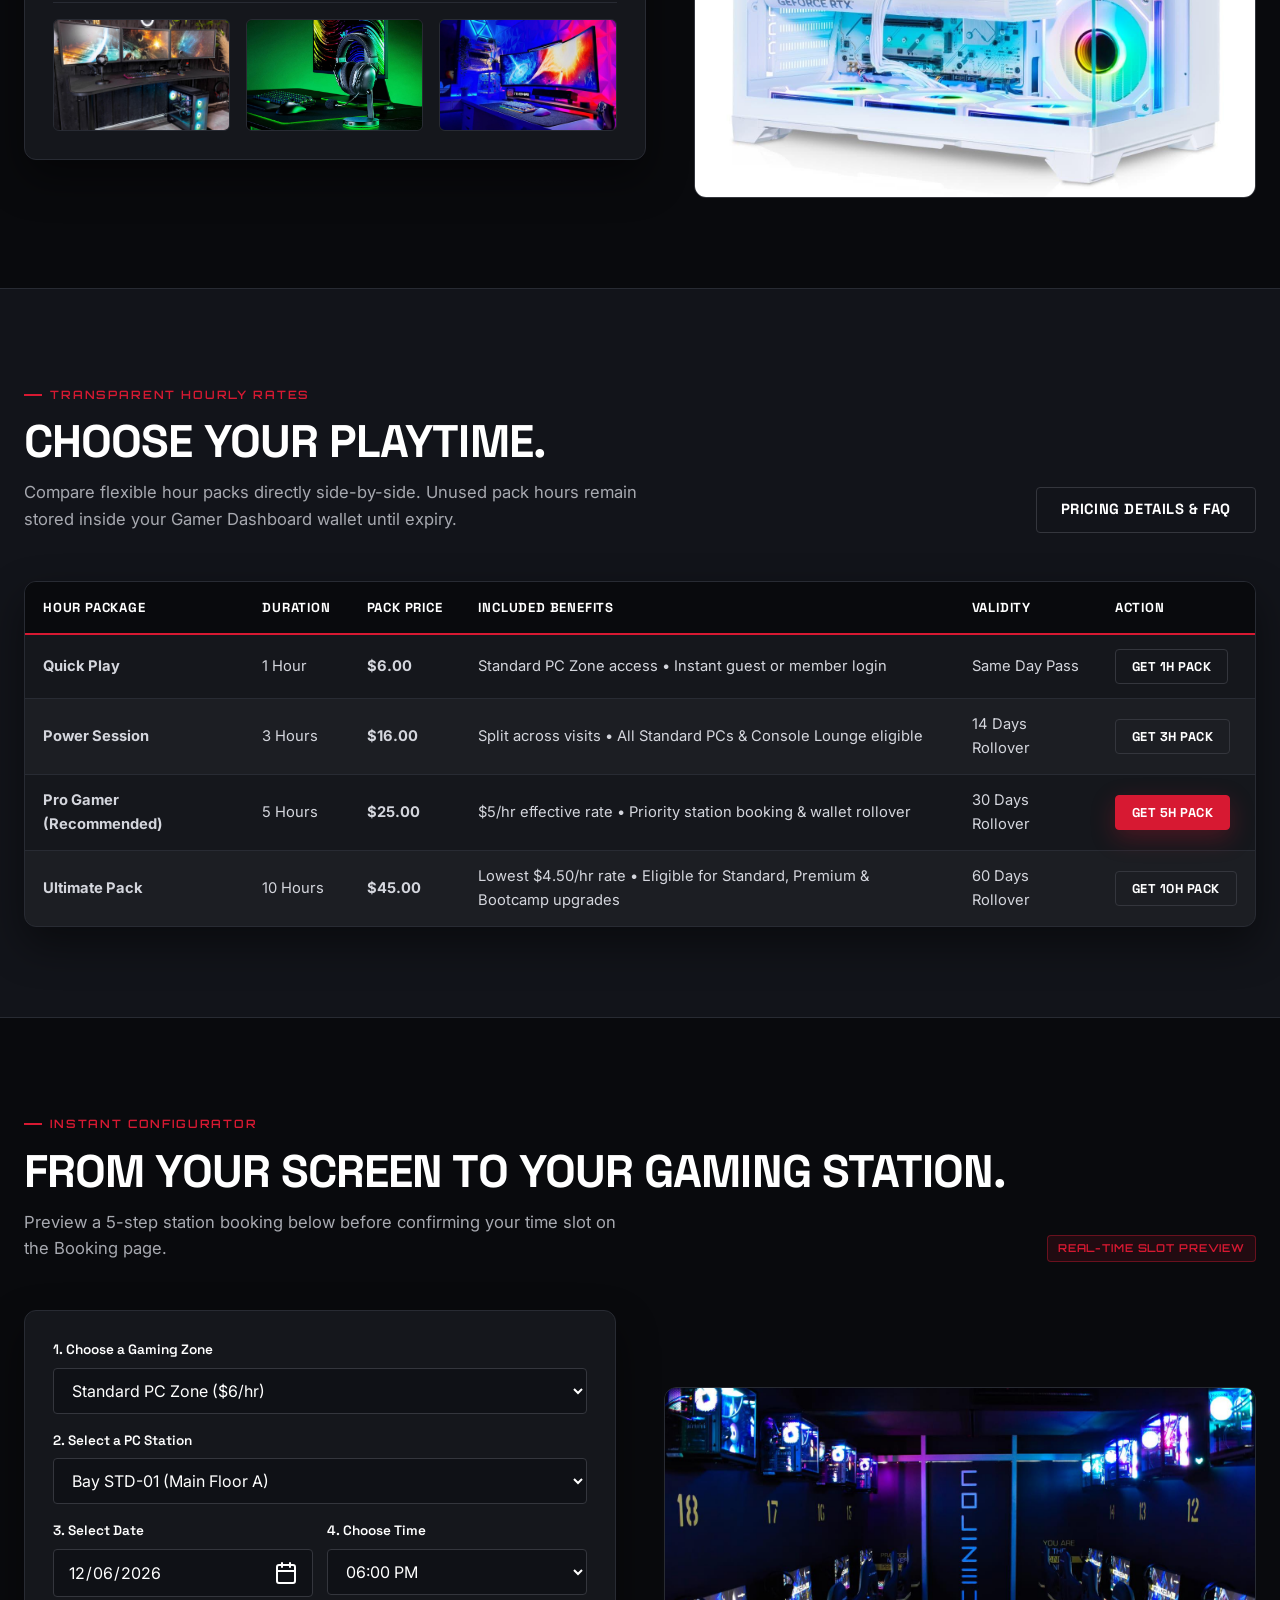
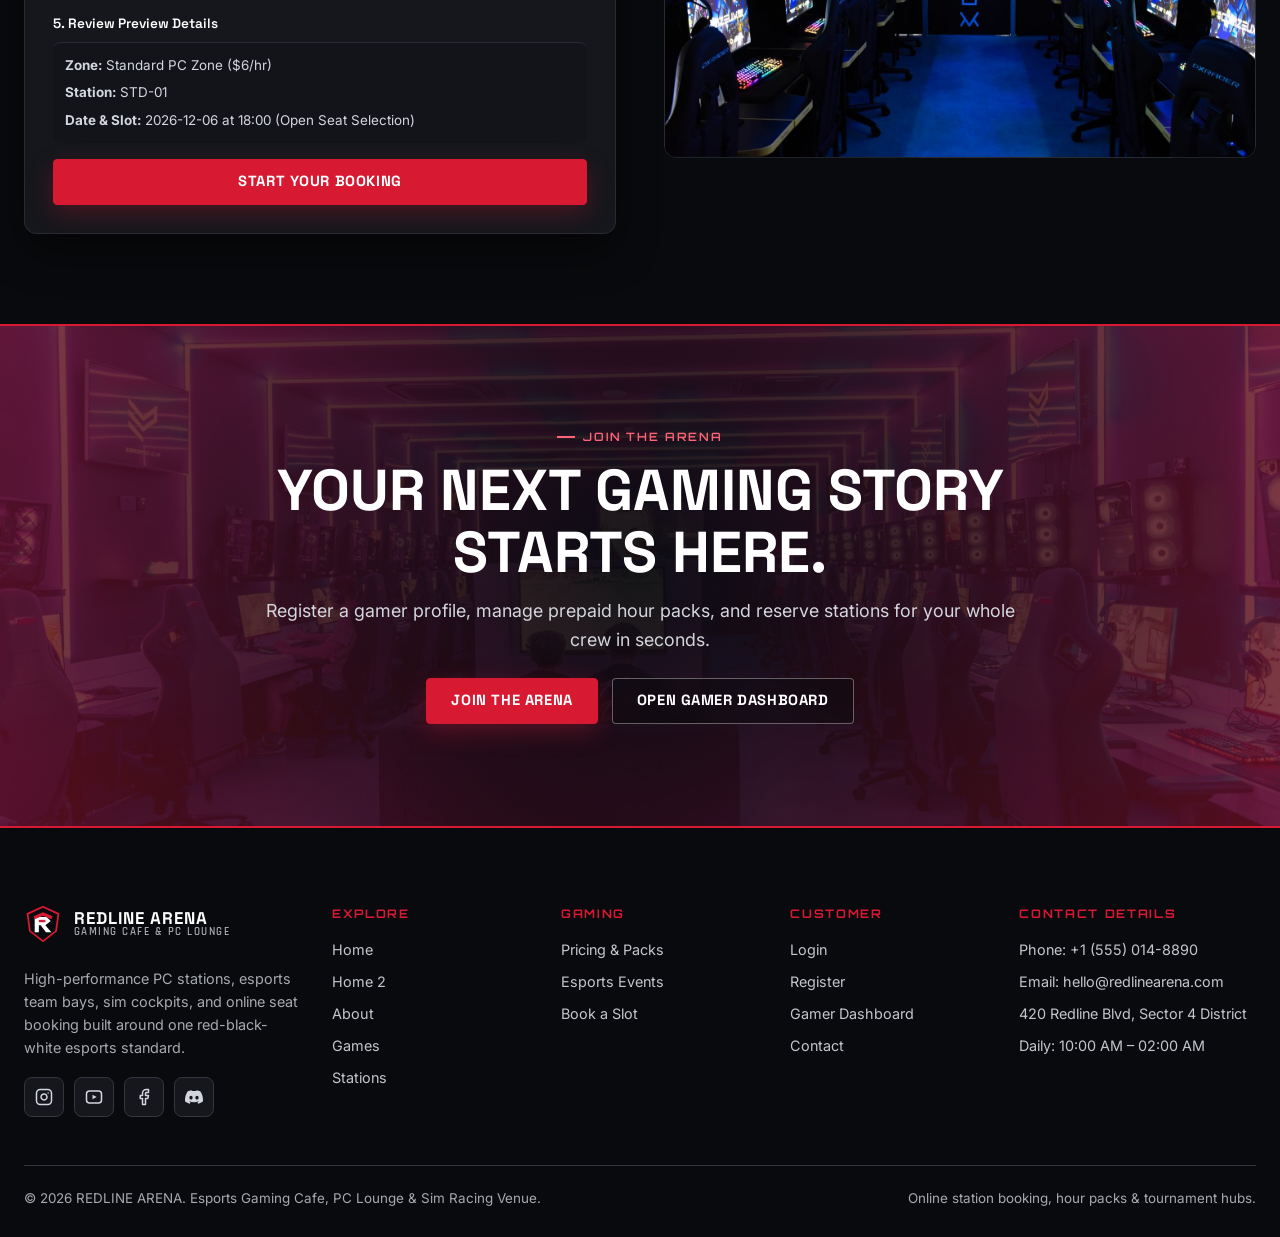
<file: home-2.html>
<!DOCTYPE html>
<html lang="en" data-theme="dark">
<head>
  <meta charset="UTF-8">
  <meta name="viewport" content="width=device-width, initial-scale=1.0">
  <title>REDLINE ARENA | Home 2 — Interactive Gaming Discovery &amp; Booking</title>
  <meta name="description" content="Explore gaming zones, match your playstyle to custom PC stations, search our game library, and book gaming slots online at REDLINE ARENA.">
  <meta property="og:title" content="REDLINE ARENA — Interactive Discovery Experience">
  <meta property="og:description" content="Your Game. Your Station. Your Rules. Discover zones, hardware, games, and hour packs.">
  <meta property="og:type" content="website">
  <link rel="icon" type="image/svg+xml" href="assets/icons/favicon.svg">
  <link rel="preconnect" href="https://fonts.googleapis.com">
  <link rel="preconnect" href="https://fonts.gstatic.com" crossorigin>
  <link href="https://fonts.googleapis.com/css2?family=Inter:wght@400;500;600;700&family=Orbitron:wght@600;700&family=Rajdhani:wght@600;700&family=Space+Grotesk:wght@500;600;700&display=swap" rel="stylesheet">
  <script>try{document.documentElement.setAttribute('data-theme',localStorage.getItem('redline_theme')||'dark');document.documentElement.setAttribute('dir',localStorage.getItem('redline_dir')||'ltr');}catch(e){}</script>
  <link rel="stylesheet" href="assets/css/style.css">
</head>
<body>
  <a href="#main-content" class="skip-link">Skip to main content</a>

  <header class="site-header">
    <div class="container navbar-inner">
      <a href="index.html" class="brand-lockup" aria-label="REDLINE ARENA Home">
        <svg class="brand-mark" viewBox="0 0 64 64" width="38" height="38" aria-hidden="true">
          <polygon points="32,3 58,15 54,44 32,61 10,44 6,15" fill="#090A0D" stroke="#D71932" stroke-width="3"/>
          <polygon points="18,20 38,20 45,27 36,34 46,46 37,46 28,34 25,34 25,46 18,46" fill="#FFFFFF"/>
          <polygon points="32,12 48,19 46,24 32,18 18,24 16,19" fill="#D71932"/>
          <rect x="25" y="25" width="11" height="4" fill="#D71932"/>
        </svg>
        <span class="brand-text">
          <span class="brand-name">REDLINE ARENA</span>
          <span class="brand-sub">GAMING CAFE &amp; PC LOUNGE</span>
        </span>
      </a>

      <nav class="nav-links" aria-label="Main navigation">
        <a href="index.html" class="nav-link">Home</a>
        <a href="home-2.html" class="nav-link">Home 2</a>
        <a href="about.html" class="nav-link">About</a>
        <a href="games.html" class="nav-link">Games</a>
        <a href="stations.html" class="nav-link">Stations</a>
        <a href="pricing.html" class="nav-link">Pricing</a>
        <a href="events.html" class="nav-link">Events</a>
        <a href="booking.html" class="nav-link">Book a Slot</a>
        <a href="contact.html" class="nav-link">Contact</a>
        <a href="dashboard.html" class="nav-link">Dashboard</a>
      </nav>

      <div class="nav-actions">
        <button type="button" class="icon-btn" data-theme-toggle aria-label="Toggle color theme" aria-pressed="false" title="Switch Light / Dark Mode">
          <svg class="theme-icon-sun" viewBox="0 0 24 24" fill="none" stroke="currentColor" stroke-width="2" stroke-linecap="round" stroke-linejoin="round" aria-hidden="true"><circle cx="12" cy="12" r="4"/><path d="M12 2v2M12 20v2M4.93 4.93l1.41 1.41M17.66 17.66l1.41 1.41M2 12h2M20 12h2M6.34 17.66l-1.41 1.41M19.07 4.93l-1.41 1.41"/></svg>
          <svg class="theme-icon-moon" viewBox="0 0 24 24" fill="none" stroke="currentColor" stroke-width="2" stroke-linecap="round" stroke-linejoin="round" aria-hidden="true"><path d="M12 3a6 6 0 0 0 9 9 9 9 0 1 1-9-9Z"/></svg>
        </button>
        <button type="button" class="icon-btn" data-rtl-toggle aria-label="Toggle RTL direction" aria-pressed="false" title="Switch LTR / RTL Direction">
          <svg width="18" height="18" viewBox="0 0 24 24" fill="none" stroke="currentColor" stroke-width="2" stroke-linecap="round" stroke-linejoin="round" aria-hidden="true"><path d="m16 3 4 4-4 4"/><path d="M4 7h16"/><path d="m8 21-4-4 4-4"/><path d="M20 17H4"/></svg>
        </button>
        <a href="login.html" class="btn btn-primary btn-sm nav-login-cta">Login</a>
        <button type="button" class="hamburger-btn" id="drawerOpenBtn" aria-label="Open navigation menu" aria-controls="mobileDrawer" aria-expanded="false">
          <svg width="22" height="22" viewBox="0 0 24 24" fill="none" stroke="currentColor" stroke-width="2.2" stroke-linecap="round" aria-hidden="true"><path d="M3 6h18M3 12h18M3 18h18"/></svg>
        </button>
      </div>
    </div>
  </header>

  <div class="drawer-backdrop" id="drawerBackdrop"></div>
  <aside class="mobile-drawer" id="mobileDrawer" aria-hidden="true" aria-label="Mobile Navigation Drawer">
    <div class="drawer-header">
      <a href="index.html" class="brand-lockup">
        <svg class="brand-mark" viewBox="0 0 64 64" width="34" height="34" aria-hidden="true">
          <polygon points="32,3 58,15 54,44 32,61 10,44 6,15" fill="#090A0D" stroke="#D71932" stroke-width="3"/>
          <polygon points="18,20 38,20 45,27 36,34 46,46 37,46 28,34 25,34 25,46 18,46" fill="#FFFFFF"/>
          <polygon points="32,12 48,19 46,24 32,18 18,24 16,19" fill="#D71932"/>
          <rect x="25" y="25" width="11" height="4" fill="#D71932"/>
        </svg>
        <span class="brand-text">
          <span class="brand-name">REDLINE ARENA</span>
          <span class="brand-sub">GAMING LOUNGE</span>
        </span>
      </a>
      <button type="button" class="drawer-close" id="drawerCloseBtn" aria-label="Close navigation menu">&times;</button>
    </div>
    <nav class="drawer-nav" aria-label="Drawer Links">
      <a href="index.html" class="drawer-link">Home</a>
      <a href="home-2.html" class="drawer-link">Home 2</a>
      <a href="about.html" class="drawer-link">About</a>
      <a href="games.html" class="drawer-link">Games</a>
      <a href="stations.html" class="drawer-link">Stations</a>
      <a href="pricing.html" class="drawer-link">Pricing</a>
      <a href="events.html" class="drawer-link">Events</a>
      <a href="booking.html" class="drawer-link">Book a Slot</a>
      <a href="contact.html" class="drawer-link">Contact</a>
      <a href="dashboard.html" class="drawer-link">Dashboard</a>
    </nav>
    <div class="drawer-footer">
      <div class="drawer-icon-row">
        <button type="button" class="icon-btn drawer-icon-btn" data-theme-toggle aria-label="Toggle color theme" aria-pressed="false" title="Switch Light / Dark Mode">
          <svg class="theme-icon-sun" viewBox="0 0 24 24" fill="none" stroke="currentColor" stroke-width="2" stroke-linecap="round" stroke-linejoin="round" aria-hidden="true"><circle cx="12" cy="12" r="4"/><path d="M12 2v2M12 20v2M4.93 4.93l1.41 1.41M17.66 17.66l1.41 1.41M2 12h2M20 12h2M6.34 17.66l-1.41 1.41M19.07 4.93l-1.41 1.41"/></svg>
          <svg class="theme-icon-moon" viewBox="0 0 24 24" fill="none" stroke="currentColor" stroke-width="2" stroke-linecap="round" stroke-linejoin="round" aria-hidden="true"><path d="M12 3a6 6 0 0 0 9 9 9 9 0 1 1-9-9Z"/></svg>
        </button>
        <button type="button" class="icon-btn drawer-icon-btn" data-rtl-toggle aria-label="Toggle RTL direction" aria-pressed="false" title="Switch LTR / RTL Direction">
          <svg width="18" height="18" viewBox="0 0 24 24" fill="none" stroke="currentColor" stroke-width="2" stroke-linecap="round" stroke-linejoin="round" aria-hidden="true"><path d="m16 3 4 4-4 4"/><path d="M4 7h16"/><path d="m8 21-4-4 4-4"/><path d="M20 17H4"/></svg>
        </button>
      </div>
      <a href="login.html" class="btn btn-primary btn-sm drawer-login-cta">Login</a>
    </div>
  </aside>

  <main id="main-content">
    <!-- SECTION 01: SPLIT-SCREEN HERO -->
    <section class="hero-split">
      <div class="hero-split-bg-wrap" aria-hidden="true">
        <img src="images/image-38.png" alt="" class="hero-split-bg-img" width="640" height="640">
      </div>
      <div class="hero-split-scrim" aria-hidden="true"></div>
      <div class="container">
        <div class="hero-split-grid">
          <div class="reveal">
            <span class="eyebrow">Interactive Arena Discovery</span>
            <h1 class="hero-split-title">YOUR GAME. YOUR STATION. <span class="text-red">YOUR RULES.</span></h1>
            <p class="section-lead">Discover your perfect gaming setup, explore your favourite titles and experience gaming without limits.</p>
            <div class="hero-cta-group mt-3">
              <a href="stations.html" class="btn btn-primary">FIND YOUR GAMING STATION</a>
              <a href="games.html" class="btn btn-secondary">EXPLORE GAME LIBRARY</a>
            </div>
            <div class="hero-metrics-strip">
              <div>
                <div style="font-family:var(--font-hud);font-size:clamp(0.96rem,2.4vw,1.35rem);font-weight:700;color:var(--red);">4 ZONES</div>
                <div class="text-muted" style="font-size:0.76rem;line-height:1.25;">Standard, RTX, 5v5 &amp; Sim</div>
              </div>
              <div>
                <div style="font-family:var(--font-hud);font-size:clamp(0.96rem,2.4vw,1.35rem);font-weight:700;">360Hz</div>
                <div class="text-muted" style="font-size:0.76rem;line-height:1.25;">Esports Refresh</div>
              </div>
              <div>
                <div style="font-family:var(--font-hud);font-size:clamp(0.96rem,2.4vw,1.35rem);font-weight:700;">ONLINE</div>
                <div class="text-muted" style="font-size:0.76rem;line-height:1.25;">Instant Seat Booking</div>
              </div>
            </div>
          </div>

          <div class="hero-split-media reveal">
            <img src="images/image-43.png" alt="High-performance FPS gaming desk featuring white glass RTX rig with LCD cooling screen and widescreen shooter display" width="1536" height="1024">
            <div class="floating-tech-labels">
              <span class="tech-pill">HIGH PERFORMANCE</span>
              <span class="tech-pill">IMMERSIVE DISPLAY</span>
              <span class="tech-pill">COMPETITIVE READY</span>
            </div>
          </div>
        </div>
      </div>
    </section>

    <!-- SECTION 02: INTERACTIVE GAMING STYLE EXPLORER -->
    <section class="section section-alt" id="h2StyleExplorer">
      <div class="container">
        <div class="section-header centered">
          <span class="eyebrow">Playstyle Matchmaker</span>
          <h2 class="section-title">WHAT KIND OF GAMER ARE YOU?</h2>
          <p class="section-lead">Select your playstyle to dynamically update suggested games, station recommendations, and direct booking links.</p>
        </div>

        <div class="zone-selector-grid" style="margin-bottom:24px;" role="tablist" aria-label="Gamer Style Selector">
          <button type="button" class="zone-option active" data-style-key="competitive">
            <img src="images/image-71.png" alt="Focused competitive esports player behind ZOWIE monitor" loading="lazy" width="1200" height="800">
            <div class="zone-option-body">
              <strong style="font-family:var(--font-display);">Competitive Gamer</strong>
              <div class="text-muted" style="font-size:0.82rem;">360Hz FPS &amp; Ranked Scrims</div>
            </div>
          </button>
          <button type="button" class="zone-option" data-style-key="casual">
            <img src="images/image-49.png" alt="Ambient space-themed ultrawide lounge setup" loading="lazy" width="1000" height="667">
            <div class="zone-option-body">
              <strong style="font-family:var(--font-display);">Casual Gamer</strong>
              <div class="text-muted" style="font-size:0.82rem;">Ultrawide &amp; Cozy Lounge</div>
            </div>
          </button>
          <button type="button" class="zone-option" data-style-key="racing">
            <img src="images/image-103.png" alt="Gloved sim racer driving open-wheel track circuit" loading="lazy" width="853" height="815">
            <div class="zone-option-body">
              <strong style="font-family:var(--font-display);">Racing Enthusiast</strong>
              <div class="text-muted" style="font-size:0.82rem;">Force-Feedback GT Cockpits</div>
            </div>
          </button>
          <button type="button" class="zone-option" data-style-key="multiplayer">
            <img src="images/image-4.png" alt="Friends wearing headsets playing side-by-side in MOBA LAN row" loading="lazy" width="1024" height="683">
            <div class="zone-option-body">
              <strong style="font-family:var(--font-display);">Multiplayer Player</strong>
              <div class="text-muted" style="font-size:0.82rem;">Squad Rows &amp; Co-Op Nights</div>
            </div>
          </button>
        </div>

        <div class="hotspot-panel reveal" style="display:flex;flex-wrap:wrap;align-items:center;justify-content:space-between;gap:20px;">
          <div style="flex:1 1 420px;">
            <span class="demo-badge">Matched Recommendation</span>
            <h3 id="h2StyleTitle" class="mt-2" style="font-family:var(--font-display);font-size:1.65rem;">Competitive FPS &amp; Esports Ready</h3>
            <p id="h2StyleStation" class="mt-1" style="font-weight:700;color:var(--red);">Recommended: Team Bootcamp &amp; Premium 360Hz Pods</p>
            <p id="h2StyleGames" class="mt-1" style="font-size:0.94rem;">Suggested Titles: Valorant, Counter-Strike 2, Apex Shooters</p>
            <p id="h2StyleDesc" class="text-muted mt-2">Low-latency wired rigs with BenQ-grade 240Hz–360Hz displays, lightweight mice, and team comms isolation.</p>
          </div>
          <div>
            <a id="h2StyleCta" href="booking.html?zone=team" class="btn btn-primary">Book Competitive Setup</a>
          </div>
        </div>
      </div>
    </section>

    <!-- SECTION 03: EXPLORE YOUR GAMING ZONES -->
    <section class="section" id="h2ZoneExplorer">
      <div class="container">
        <div class="section-header">
          <div>
            <span class="eyebrow">Four Dedicated Floors</span>
            <h2 class="section-title">CHOOSE YOUR WAY TO PLAY.</h2>
            <p class="section-lead">Switch between our four gaming environments to preview seating, hardware tiers, and hourly rates.</p>
          </div>
          <a href="stations.html" class="btn btn-secondary">FULL STATION CATALOG</a>
        </div>

        <div class="split-grid">
          <div class="reveal grid-2-resp">
            <button type="button" class="zone-option active" data-h2-zone="standard">
              <img src="images/image-32.png" alt="Standard PC Zone aisle with red under-desk glow and racing chairs" loading="lazy" width="2224" height="1196">
              <div class="zone-option-body">
                <strong style="font-family:var(--font-display);font-size:0.95rem;">Standard PC Zone</strong>
                <div class="text-muted" style="font-size:0.78rem;">$6 / hr</div>
              </div>
            </button>
            <button type="button" class="zone-option" data-h2-zone="premium">
              <img src="images/image-17.png" alt="Premium PC Zone with curved monitors and overhead glass RGB towers" loading="lazy" width="1400" height="900">
              <div class="zone-option-body">
                <strong style="font-family:var(--font-display);font-size:0.95rem;">Premium PC Zone</strong>
                <div class="text-muted" style="font-size:0.78rem;">$9 / hr</div>
              </div>
            </button>
            <button type="button" class="zone-option" data-h2-zone="team">
              <img src="images/image-23.png" alt="5v5 Team Gaming bootcamp rows with ASUS TUF monitors and Cougar chairs" loading="lazy" width="1618" height="1080">
              <div class="zone-option-body">
                <strong style="font-family:var(--font-display);font-size:0.95rem;">Team Gaming Zone</strong>
                <div class="text-muted" style="font-size:0.78rem;">$12 / hr</div>
              </div>
            </button>
            <button type="button" class="zone-option" data-h2-zone="racing">
              <img src="images/image-106.png" alt="Aluminum sim racing cockpit with bucket seat, wheel, and GT3 ultrawide monitor" loading="lazy" width="1440" height="1440">
              <div class="zone-option-body">
                <strong style="font-family:var(--font-display);font-size:0.95rem;">Racing Simulator</strong>
                <div class="text-muted" style="font-size:0.78rem;">$14 / hr</div>
              </div>
            </button>
          </div>

          <div class="hotspot-panel reveal">
            <span class="demo-badge" id="h2ZoneRate">$6 / hr</span>
            <h3 id="h2ZoneTitle" class="mt-2" style="font-family:var(--font-display);font-size:1.65rem;">Standard PC Zone</h3>
            <p id="h2ZoneDesc" class="text-muted mt-2">Red-accented main floor bays featuring ergonomic racing chairs, mechanical RGB keyboards, and 240Hz monitors ready for solo or duo queues.</p>
            <ul class="split-list">
              <li>Click any of the four zone tiles to compare workstation specs &amp; hourly rates.</li>
              <li>Seating, headset hygiene, and pre-installed multiplayer launchers included.</li>
            </ul>
            <a id="h2ZoneBook" href="booking.html?zone=standard" class="btn btn-primary">Book This Zone</a>
          </div>
        </div>
      </div>
    </section>

    <!-- SECTION 04: GAME DISCOVERY INTERFACE (6 CARDS — CARD SECTION #1) -->
    <section class="section section-alt">
      <div class="container">
        <div class="section-header">
          <div>
            <span class="eyebrow">Filterable Discovery</span>
            <h2 class="section-title">FIND YOUR NEXT FAVOURITE GAME.</h2>
            <p class="section-lead">Search or filter across six core genres available across our PC and lounge stations.</p>
          </div>
          <span class="demo-badge" id="h2ActiveFilterLabel">Showing 6 game(s) &bull; Filter: All</span>
        </div>

        <div class="filter-bar">
          <div class="filter-chips" id="h2GameFilters" role="group" aria-label="Game Category Filters">
            <button type="button" class="tab-chip active" data-cat-filter="All">All</button>
            <button type="button" class="tab-chip" data-cat-filter="FPS">FPS</button>
            <button type="button" class="tab-chip" data-cat-filter="Battle Royale">Battle Royale</button>
            <button type="button" class="tab-chip" data-cat-filter="Open World">Open World</button>
            <button type="button" class="tab-chip" data-cat-filter="Racing">Racing</button>
            <button type="button" class="tab-chip" data-cat-filter="Sports">Sports</button>
            <button type="button" class="tab-chip" data-cat-filter="Adventure">Adventure</button>
          </div>
          <div style="display:flex;gap:10px;align-items:center;flex:1 1 280px;justify-content:flex-end;">
            <div class="search-box">
              <label for="h2GameSearch" class="sr-only">Search games</label>
              <input type="search" id="h2GameSearch" class="form-control" placeholder="Search games (e.g. Fortnite, Racing)...">
            </div>
            <button type="button" class="btn btn-secondary btn-sm" id="h2ClearGameFilters">Clear</button>
          </div>
        </div>

        <div class="grid-6" id="h2GamesGrid">
          <article class="card reveal" data-game-card data-category="Battle Royale" data-title="Fortnite Battle Royale">
            <div class="card-media">
              <img src="images/image-10.png" alt="Triple-monitor creator station actively running Fortnite Battle Royale on center display" loading="lazy" width="1920" height="1071">
              <span class="card-badge">Battle Royale</span>
            </div>
            <div class="card-body">
              <h3 class="card-title">Fortnite Battle Royale</h3>
              <p class="card-desc">High-frame building &amp; zero-build sessions paired with creator capture setups for squad clips.</p>
              <div class="card-actions">
                <button type="button" class="btn btn-primary btn-sm" data-game-modal="fortnite">Game Details</button>
              </div>
            </div>
          </article>

          <article class="card reveal" data-game-card data-category="Open World" data-title="Cyberpunk Open-World RPG">
            <div class="card-media">
              <img src="images/image-82.png" alt="Stacked curved ultrawide monitor showing rainy cyberpunk city shooter beside custom liquid-cooled PC" loading="lazy" width="1024" height="1024">
              <span class="card-badge">Open World</span>
            </div>
            <div class="card-body">
              <h3 class="card-title">Cyberpunk Open-World RPG</h3>
              <p class="card-desc">Ray-traced futuristic city exploration powered by custom hard-tube liquid-cooled RTX stations.</p>
              <div class="card-actions">
                <button type="button" class="btn btn-primary btn-sm" data-game-modal="cyber-rpg">Game Details</button>
              </div>
            </div>
          </article>

          <article class="card reveal" data-game-card data-category="Racing" data-title="Need for Speed Heat Street Racing">
            <div class="card-media">
              <img src="images/image-92.png" alt="Private console booth 4 illuminated in blue LED with TV showing Need for Speed Heat" loading="lazy" width="920" height="620">
              <span class="card-badge">Racing</span>
            </div>
            <div class="card-body">
              <h3 class="card-title">Street Drift &amp; NFS Heat</h3>
              <p class="card-desc">Arcade street sprints in numbered console booths or force-feedback sim racing bays.</p>
              <div class="card-actions">
                <button type="button" class="btn btn-primary btn-sm" data-game-modal="nfs-heat">Game Details</button>
              </div>
            </div>
          </article>

          <article class="card reveal" data-game-card data-category="Sports" data-title="EA Sports FC 25 Lounge">
            <div class="card-media">
              <img src="images/image-27.png" alt="Multi-TV console lounge displaying EA Sports FC 25, Rocket League, Fortnite, and WWE 2K25" loading="lazy" width="870" height="524">
              <span class="card-badge">Sports</span>
            </div>
            <div class="card-body">
              <h3 class="card-title">EA Sports FC 25 Lounge</h3>
              <p class="card-desc">Head-to-head football rivalries and couch sports nights inside plush recliner pods.</p>
              <div class="card-actions">
                <button type="button" class="btn btn-primary btn-sm" data-game-modal="fc25">Game Details</button>
              </div>
            </div>
          </article>

          <article class="card reveal" data-game-card data-category="Adventure" data-title="Horizon PS5 Epics">
            <div class="card-media">
              <img src="images/image-94.png" alt="PlayStation lounge screen showing jungle open-world adventure gameplay over modular blue sofas" loading="lazy" width="1280" height="854">
              <span class="card-badge">Adventure</span>
            </div>
            <div class="card-body">
              <h3 class="card-title">Horizon &amp; PS5 Epics</h3>
              <p class="card-desc">Cinematic solo and co-op console adventures seated under vibrant PlayStation lounge lighting.</p>
              <div class="card-actions">
                <button type="button" class="btn btn-primary btn-sm" data-game-modal="horizon-ps5">Game Details</button>
              </div>
            </div>
          </article>

          <article class="card reveal" data-game-card data-category="FPS" data-title="Triple-Screen Tactical Ops">
            <div class="card-media">
              <img src="images/image-42.png" alt="Triple-monitor curved arc running panoramic street tactical FPS combat" loading="lazy" width="1408" height="768">
              <span class="card-badge">FPS</span>
            </div>
            <div class="card-body">
              <h3 class="card-title">Triple-Screen Tactical Ops</h3>
              <p class="card-desc">Wide panoramic field-of-view combat across three bezel-matched displays and broadcast mics.</p>
              <div class="card-actions">
                <button type="button" class="btn btn-primary btn-sm" data-game-modal="street-fps">Game Details</button>
              </div>
            </div>
          </article>
        </div>

        <div id="h2GameEmpty" class="hotspot-panel mt-3" style="display:none;text-align:center;">
          <p>No installed titles match your current search/filter. Click <strong>Clear</strong> above to reset the 6-game lineup.</p>
        </div>
      </div>
    </section>

    <!-- SECTION 05: GAMING HARDWARE EXPLORER (NON-CARD CENTRAL COMPOSITION) -->
    <section class="section" id="h2HardwareExplorer">
      <div class="container">
        <div class="section-header">
          <div>
            <span class="eyebrow">Workstation Anatomy</span>
            <h2 class="section-title">TAKE A CLOSER LOOK AT THE POWER.</h2>
            <p class="section-lead">Inspect every piece of equipment across a single station setup without digging through spec sheets.</p>
          </div>
          <span class="demo-badge">Core Arena Hardware</span>
        </div>

        <div class="hotspot-layout">
          <div class="hotspot-panel reveal" style="display:grid;gap:14px;">
            <div class="hotspot-tabs">
              <button type="button" class="tab-chip active" data-hw-key="tower">PC Tower</button>
              <button type="button" class="tab-chip" data-hw-key="monitor">Gaming Monitor</button>
              <button type="button" class="tab-chip" data-hw-key="keyboard">Keyboard</button>
              <button type="button" class="tab-chip" data-hw-key="mouse">Mouse</button>
              <button type="button" class="tab-chip" data-hw-key="headset">Headset</button>
              <button type="button" class="tab-chip" data-hw-key="chair">Gaming Chair</button>
            </div>
            <h3 id="h2HwTitle" style="font-family:var(--font-display);font-size:1.5rem;">Dual-Chamber Tempered Glass PC Tower</h3>
            <p id="h2HwSpec" style="font-family:var(--font-tech);font-weight:700;color:var(--red);">High-Airflow White Panoramic Glass &bull; RTX GPU &bull; DDR5 &bull; 7 PWM RGB Fans</p>
            <p id="h2HwDesc" class="text-muted">High-airflow dual-chamber enclosures showcase liquid-cooled processors and triple-fan GPUs kept cool all day.</p>

            <div class="spec-strip" style="margin-top:8px;padding-top:16px;grid-template-columns:repeat(auto-fit,minmax(130px,1fr));">
              <div style="border:1px solid var(--border-subtle);border-radius:6px;overflow:hidden;">
                <img src="images/image-48.png" alt="Triple BenQ monitor creator setup against black slat wall" loading="lazy" width="1600" height="1200" style="width:100%;aspect-ratio:16/10;object-fit:cover;">
              </div>
              <div style="border:1px solid var(--border-subtle);border-radius:6px;overflow:hidden;">
                <img src="images/image-54.png" alt="Razer wireless headset on stand beside green-lit mechanical keyboard" loading="lazy" width="1214" height="1214" style="width:100%;aspect-ratio:16/10;object-fit:cover;">
              </div>
              <div style="border:1px solid var(--border-subtle);border-radius:6px;overflow:hidden;">
                <img src="images/image-41.png" alt="Super-ultrawide display with pegboard custom keyboards and DualSense dock" loading="lazy" width="1920" height="1080" style="width:100%;aspect-ratio:16/10;object-fit:cover;">
              </div>
            </div>
          </div>

          <div class="hotspot-stage reveal">
            <img id="h2HwImg" src="images/image-40.png" alt="Panoramic tempered glass white custom gaming PC tower with liquid cooler and RTX graphics" loading="lazy" width="1440" height="1440">
          </div>
        </div>
      </div>
    </section>

    <!-- SECTION 06: HOUR PACK COMPARISON TABLE (NON-CARD) -->
    <section class="section section-alt">
      <div class="container">
        <div class="section-header">
          <div>
            <span class="eyebrow">Transparent Hourly Rates</span>
            <h2 class="section-title">CHOOSE YOUR PLAYTIME.</h2>
            <p class="section-lead">Compare flexible hour packs directly side-by-side. Unused pack hours remain stored inside your Gamer Dashboard wallet until expiry.</p>
          </div>
          <a href="pricing.html" class="btn btn-secondary">PRICING DETAILS &amp; FAQ</a>
        </div>

        <div class="table-wrap reveal">
          <table class="data-table">
            <thead>
              <tr>
                <th>Hour Package</th>
                <th>Duration</th>
                <th>Pack Price</th>
                <th>Included Benefits</th>
                <th>Validity</th>
                <th>Action</th>
              </tr>
            </thead>
            <tbody>
              <tr>
                <td><strong>Quick Play</strong></td>
                <td>1 Hour</td>
                <td><strong>$6.00</strong></td>
                <td>Standard PC Zone access &bull; Instant guest or member login</td>
                <td>Same Day Pass</td>
                <td><button type="button" class="btn btn-secondary btn-sm" data-buy-pack="quick-1h">Get 1h Pack</button></td>
              </tr>
              <tr>
                <td><strong>Power Session</strong></td>
                <td>3 Hours</td>
                <td><strong>$16.00</strong></td>
                <td>Split across visits &bull; All Standard PCs &amp; Console Lounge eligible</td>
                <td>14 Days Rollover</td>
                <td><button type="button" class="btn btn-secondary btn-sm" data-buy-pack="power-3h">Get 3h Pack</button></td>
              </tr>
              <tr>
                <td><strong>Pro Gamer (Recommended)</strong></td>
                <td>5 Hours</td>
                <td><strong>$25.00</strong></td>
                <td>$5/hr effective rate &bull; Priority station booking &amp; wallet rollover</td>
                <td>30 Days Rollover</td>
                <td><button type="button" class="btn btn-primary btn-sm" data-buy-pack="pro-5h">Get 5h Pack</button></td>
              </tr>
              <tr>
                <td><strong>Ultimate Pack</strong></td>
                <td>10 Hours</td>
                <td><strong>$45.00</strong></td>
                <td>Lowest $4.50/hr rate &bull; Eligible for Standard, Premium &amp; Bootcamp upgrades</td>
                <td>60 Days Rollover</td>
                <td><button type="button" class="btn btn-secondary btn-sm" data-buy-pack="ultimate-10h">Get 10h Pack</button></td>
              </tr>
            </tbody>
          </table>
        </div>
      </div>
    </section>

    <!-- SECTION 07: GAMING SESSION BOOKING PREVIEW -->
    <section class="section">
      <div class="container">
        <div class="section-header">
          <div>
            <span class="eyebrow">Instant Configurator</span>
            <h2 class="section-title">FROM YOUR SCREEN TO YOUR GAMING STATION.</h2>
            <p class="section-lead">Preview a 5-step station booking below before confirming your time slot on the Booking page.</p>
          </div>
          <span class="demo-badge">Real-Time Slot Preview</span>
        </div>

        <div class="split-grid">
          <div class="hotspot-panel reveal">
            <form id="h2QuickPreviewForm">
              <div class="form-group">
                <label class="form-label" for="h2PrevZone">1. Choose a Gaming Zone</label>
                <select id="h2PrevZone" class="form-control">
                  <option value="standard">Standard PC Zone ($6/hr)</option>
                  <option value="premium">Premium PC Zone ($9/hr)</option>
                  <option value="team">Team Gaming Zone ($12/hr)</option>
                  <option value="racing">Racing Simulator Zone ($14/hr)</option>
                </select>
              </div>
              <div class="form-group">
                <label class="form-label" for="h2PrevStation">2. Select a PC Station</label>
                <select id="h2PrevStation" class="form-control"></select>
              </div>
              <div class="grid-2-resp">
                <div class="form-group">
                  <label class="form-label" for="h2PrevDate">3. Select Date</label>
                  <input type="date" id="h2PrevDate" class="form-control">
                </div>
                <div class="form-group">
                  <label class="form-label" for="h2PrevTime">4. Choose Time</label>
                  <select id="h2PrevTime" class="form-control">
                    <option value="10:00">10:00 AM</option>
                    <option value="12:00">12:00 PM</option>
                    <option value="15:00">03:00 PM</option>
                    <option value="18:00" selected>06:00 PM</option>
                    <option value="20:00">08:00 PM</option>
                    <option value="21:00">09:00 PM</option>
                  </select>
                </div>
              </div>
              <div class="form-group">
                <span class="form-label">5. Review Preview Details</span>
                <div id="h2PrevSummary" class="card-meta-list" style="padding:12px;background:var(--bg-alt);border-radius:8px;"></div>
              </div>
              <a id="h2PrevGoBtn" href="booking.html" class="btn btn-primary btn-block">START YOUR BOOKING</a>
            </form>
          </div>

          <div class="split-media reveal">
            <img src="images/image-35.png" alt="Symmetrical numbered esports aisle stations 12 through 18 with DXRacer seating and glowing blue rigs" loading="lazy" width="1444" height="962">
          </div>
        </div>
      </div>
    </section>

    <!-- SECTION 08: COMMUNITY FINAL CTA -->
    <section class="cta-banner">
      <img src="images/image-13.png" alt="Futuristic portal-lit gaming cafe aisle combining PC rows and friends playing console soccer on lounge sofa" class="cta-banner-bg" loading="lazy" width="1600" height="1067">
      <div class="cta-banner-scrim" aria-hidden="true"></div>
      <div class="container">
        <div class="cta-banner-inner reveal">
          <span class="eyebrow">Join The Arena</span>
          <h2 class="page-hero-title">YOUR NEXT GAMING STORY STARTS HERE.</h2>
          <p class="page-hero-lead">Register a gamer profile, manage prepaid hour packs, and reserve stations for your whole crew in seconds.</p>
          <div class="mt-3" style="display:flex;flex-wrap:wrap;gap:14px;">
            <a href="register.html" class="btn btn-primary">JOIN THE ARENA</a>
            <a href="dashboard.html" class="btn btn-outline-light">OPEN GAMER DASHBOARD</a>
          </div>
        </div>
      </div>
    </section>
  </main>

  <footer class="site-footer">
    <div class="container">
      <div class="footer-grid">
        <div>
          <a href="index.html" class="brand-lockup">
            <svg class="brand-mark" viewBox="0 0 64 64" width="38" height="38" aria-hidden="true">
              <polygon points="32,3 58,15 54,44 32,61 10,44 6,15" fill="#090A0D" stroke="#D71932" stroke-width="3"/>
              <polygon points="18,20 38,20 45,27 36,34 46,46 37,46 28,34 25,34 25,46 18,46" fill="#FFFFFF"/>
              <polygon points="32,12 48,19 46,24 32,18 18,24 16,19" fill="#D71932"/>
              <rect x="25" y="25" width="11" height="4" fill="#D71932"/>
            </svg>
            <span class="brand-text">
              <span class="brand-name">REDLINE ARENA</span>
              <span class="brand-sub">GAMING CAFE &amp; PC LOUNGE</span>
            </span>
          </a>
          <p class="mt-2 footer-desc">High-performance PC stations, esports team bays, sim cockpits, and online seat booking built around one red-black-white esports standard.</p>
          <div class="footer-social">
            <a href="#social-instagram" class="social-pill social-icon-btn" aria-label="Instagram" title="Instagram">
              <svg viewBox="0 0 24 24" width="18" height="18" fill="none" stroke="currentColor" stroke-width="2" stroke-linecap="round" stroke-linejoin="round" aria-hidden="true"><rect x="2" y="2" width="20" height="20" rx="5" ry="5"/><path d="M16 11.37A4 4 0 1 1 12.63 8 4 4 0 0 1 16 11.37z"/><line x1="17.5" y1="6.5" x2="17.51" y2="6.5"/></svg>
            </a>
            <a href="#social-youtube" class="social-pill social-icon-btn" aria-label="YouTube" title="YouTube">
              <svg viewBox="0 0 24 24" width="18" height="18" fill="none" stroke="currentColor" stroke-width="2" stroke-linecap="round" stroke-linejoin="round" aria-hidden="true"><rect x="2" y="4" width="20" height="16" rx="4"/><polygon points="10,9 15.5,12 10,15" fill="currentColor" stroke="none"/></svg>
            </a>
            <a href="#social-facebook" class="social-pill social-icon-btn" aria-label="Facebook" title="Facebook">
              <svg viewBox="0 0 24 24" width="18" height="18" fill="none" stroke="currentColor" stroke-width="2" stroke-linecap="round" stroke-linejoin="round" aria-hidden="true"><path d="M18 2h-3a5 5 0 0 0-5 5v3H7v4h3v8h4v-8h3l1-4h-4V7a1 1 0 0 1 1-1h3z"/></svg>
            </a>
            <a href="#social-discord" class="social-pill social-icon-btn" aria-label="Discord" title="Discord">
              <svg viewBox="0 0 24 24" width="18" height="18" fill="currentColor" aria-hidden="true"><path d="M20.317 4.37a19.79 19.79 0 0 0-4.885-1.515.074.074 0 0 0-.079.037c-.21.375-.444.864-.608 1.25a18.27 18.27 0 0 0-5.487 0 12.64 12.64 0 0 0-.617-1.25.077.077 0 0 0-.079-.037A19.736 19.736 0 0 0 3.677 4.37a.07.07 0 0 0-.032.027C.533 9.046-.32 13.58.099 18.057a.082.082 0 0 0 .031.057 19.9 19.9 0 0 0 5.993 3.03.078.078 0 0 0 .084-.028c.462-.63.874-1.295 1.226-1.994.021-.041.001-.09-.041-.106a13.107 13.107 0 0 1-1.872-.892.077.077 0 0 1-.008-.128 10.2 10.2 0 0 0 .372-.292.074.074 0 0 1 .077-.01c3.928 1.793 8.18 1.793 12.062 0a.074.074 0 0 1 .078.01c.12.098.246.198.373.292a.077.077 0 0 1-.006.127 12.299 12.299 0 0 1-1.873.892.077.077 0 0 0-.041.107c.36.698.772 1.362 1.225 1.993a.076.076 0 0 0 .084.028 19.839 19.839 0 0 0 6.002-3.03.077.077 0 0 0 .032-.054c.5-5.177-.838-9.674-3.549-13.66a.061.061 0 0 0-.031-.028zM8.02 15.33c-1.183 0-2.157-1.085-2.157-2.419 0-1.333.956-2.419 2.157-2.419 1.21 0 2.176 1.096 2.157 2.42 0 1.333-.956 2.418-2.157 2.418zm7.975 0c-1.183 0-2.157-1.085-2.157-2.419 0-1.333.955-2.419 2.157-2.419 1.21 0 2.176 1.096 2.157 2.42 0 1.333-.946 2.418-2.157 2.418z"/></svg>
            </a>
          </div>
        </div>
        <div>
          <h3 class="footer-heading">Explore</h3>
          <ul class="footer-links">
            <li><a href="index.html">Home</a></li>
            <li><a href="home-2.html">Home 2</a></li>
            <li><a href="about.html">About</a></li>
            <li><a href="games.html">Games</a></li>
            <li><a href="stations.html">Stations</a></li>
          </ul>
        </div>
        <div>
          <h3 class="footer-heading">Gaming</h3>
          <ul class="footer-links">
            <li><a href="pricing.html">Pricing &amp; Packs</a></li>
            <li><a href="events.html">Esports Events</a></li>
            <li><a href="booking.html">Book a Slot</a></li>
          </ul>
        </div>
        <div>
          <h3 class="footer-heading">Customer</h3>
          <ul class="footer-links">
            <li><a href="login.html">Login</a></li>
            <li><a href="register.html">Register</a></li>
            <li><a href="dashboard.html">Gamer Dashboard</a></li>
            <li><a href="contact.html">Contact</a></li>
          </ul>
        </div>
        <div>
          <h3 class="footer-heading">Contact Details</h3>
          <ul class="footer-links">
            <li>Phone: +1 (555) 014-8890</li>
            <li>Email: hello@redlinearena.com</li>
            <li>420 Redline Blvd, Sector 4 District</li>
            <li>Daily: 10:00 AM – 02:00 AM</li>
          </ul>
        </div>
      </div>
      <div class="footer-bottom">
        <span>&copy; 2026 REDLINE ARENA. Esports Gaming Cafe, PC Lounge &amp; Sim Racing Venue.</span>
        <span>Online station booking, hour packs &amp; tournament hubs.</span>
      </div>
    </div>
  </footer>

  <script src="assets/js/main.js"></script>
</body>
</html>
</file>
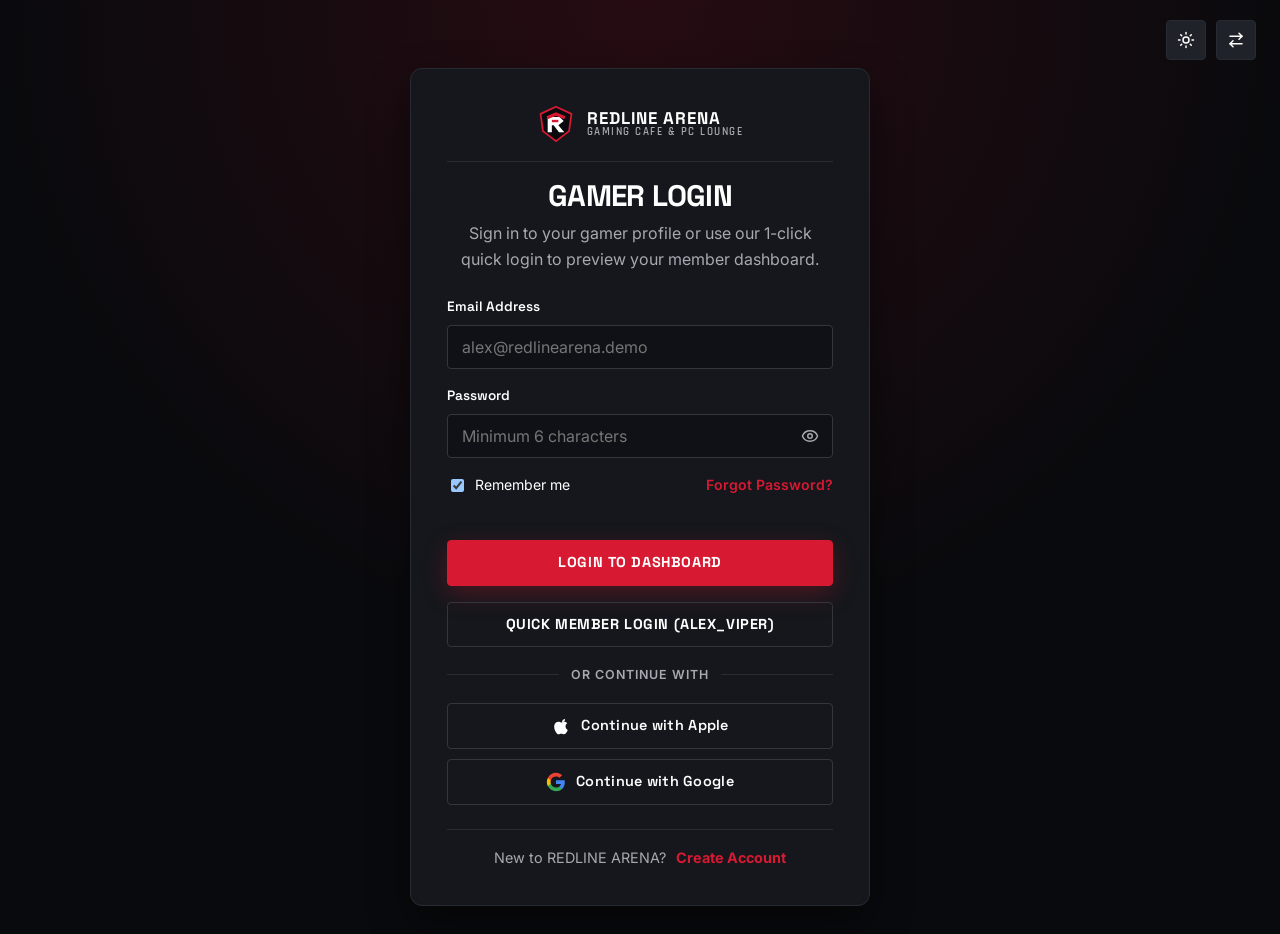
<file: login.html>
<!DOCTYPE html>
<html lang="en" data-theme="dark">
<head>
  <meta charset="UTF-8">
  <meta name="viewport" content="width=device-width, initial-scale=1.0">
  <title>Gamer Login | REDLINE ARENA — Access Your Gamer Dashboard</title>
  <meta name="description" content="Log into your REDLINE ARENA gamer account to manage station bookings, hour packs, and session history.">
  <meta property="og:title" content="Gamer Login — REDLINE ARENA">
  <meta property="og:description" content="Sign in to view your available gaming hours and upcoming PC reservations.">
  <meta property="og:type" content="website">
  <link rel="icon" type="image/svg+xml" href="assets/icons/favicon.svg">
  <link rel="preconnect" href="https://fonts.googleapis.com">
  <link rel="preconnect" href="https://fonts.gstatic.com" crossorigin>
  <link href="https://fonts.googleapis.com/css2?family=Inter:wght@400;500;600;700&family=Orbitron:wght@600;700&family=Rajdhani:wght@600;700&family=Space+Grotesk:wght@500;600;700&display=swap" rel="stylesheet">
  <script>try{document.documentElement.setAttribute('data-theme',localStorage.getItem('redline_theme')||'dark');document.documentElement.setAttribute('dir',localStorage.getItem('redline_dir')||'ltr');}catch(e){}</script>
  <link rel="stylesheet" href="assets/css/style.css">
</head>
<body>
  <a href="#main-content" class="skip-link">Skip to main content</a>

  <div class="auth-corner-controls" aria-label="Appearance controls">
    <button type="button" class="icon-btn" data-theme-toggle aria-label="Toggle color theme" aria-pressed="false" title="Switch Light / Dark Mode">
      <svg class="theme-icon-sun" viewBox="0 0 24 24" fill="none" stroke="currentColor" stroke-width="2" stroke-linecap="round" stroke-linejoin="round" aria-hidden="true"><circle cx="12" cy="12" r="4"/><path d="M12 2v2M12 20v2M4.93 4.93l1.41 1.41M17.66 17.66l1.41 1.41M2 12h2M20 12h2M6.34 17.66l-1.41 1.41M19.07 4.93l-1.41 1.41"/></svg>
      <svg class="theme-icon-moon" viewBox="0 0 24 24" fill="none" stroke="currentColor" stroke-width="2" stroke-linecap="round" stroke-linejoin="round" aria-hidden="true"><path d="M12 3a6 6 0 0 0 9 9 9 9 0 1 1-9-9Z"/></svg>
    </button>
    <button type="button" class="icon-btn" data-rtl-toggle aria-label="Toggle RTL direction" aria-pressed="false" title="Switch LTR / RTL Direction">
      <svg width="18" height="18" viewBox="0 0 24 24" fill="none" stroke="currentColor" stroke-width="2" stroke-linecap="round" stroke-linejoin="round" aria-hidden="true"><path d="m16 3 4 4-4 4"/><path d="M4 7h16"/><path d="m8 21-4-4 4-4"/><path d="M20 17H4"/></svg>
    </button>
  </div>

  <main id="main-content" class="auth-center-stage">
    <div class="auth-card reveal">
      <a href="index.html" class="brand-lockup auth-card-brand" aria-label="REDLINE ARENA Home">
        <svg class="brand-mark" viewBox="0 0 64 64" width="36" height="36" aria-hidden="true">
          <polygon points="32,3 58,15 54,44 32,61 10,44 6,15" fill="#090A0D" stroke="#D71932" stroke-width="3"/>
          <polygon points="18,20 38,20 45,27 36,34 46,46 37,46 28,34 25,34 25,46 18,46" fill="#FFFFFF"/>
          <polygon points="32,12 48,19 46,24 32,18 18,24 16,19" fill="#D71932"/>
          <rect x="25" y="25" width="11" height="4" fill="#D71932"/>
        </svg>
        <span class="brand-text">
          <span class="brand-name">REDLINE ARENA</span>
          <span class="brand-sub">GAMING CAFE &amp; PC LOUNGE</span>
        </span>
      </a>
      <h1 class="section-title" style="font-size:1.85rem;text-align:center;">GAMER LOGIN</h1>
      <p class="text-muted mt-1 mb-3" style="text-align:center;">Sign in to your gamer profile or use our 1-click quick login to preview your member dashboard.</p>

      <form id="loginForm" novalidate>
        <div class="form-group">
          <label class="form-label" for="loginEmail">Email Address</label>
          <input type="email" id="loginEmail" class="form-control" placeholder="alex@redlinearena.demo" required>
        </div>

        <div class="form-group">
          <label class="form-label" for="loginPassword">Password</label>
          <div class="password-wrap">
            <input type="password" id="loginPassword" class="form-control" placeholder="Minimum 6 characters" required>
            <button type="button" class="password-toggle" data-pw-toggle="loginPassword" aria-label="Show password" aria-pressed="false" title="Show password">
              <svg class="pw-icon-show" viewBox="0 0 24 24" width="18" height="18" fill="none" stroke="currentColor" stroke-width="2" stroke-linecap="round" stroke-linejoin="round" aria-hidden="true"><path d="M2.062 12.348a1 1 0 0 1 0-.696 10.75 10.75 0 0 1 19.876 0 1 1 0 0 1 0 .696 10.75 10.75 0 0 1-19.876 0"/><circle cx="12" cy="12" r="3"/></svg>
              <svg class="pw-icon-hide" viewBox="0 0 24 24" width="18" height="18" fill="none" stroke="currentColor" stroke-width="2" stroke-linecap="round" stroke-linejoin="round" aria-hidden="true"><path d="M10.733 5.076a10.744 10.744 0 0 1 11.205 6.575 1 1 0 0 1 0 .696 10.747 10.747 0 0 1-1.444 2.49"/><path d="M14.084 14.158a3 3 0 0 1-4.242-4.242"/><path d="M17.479 17.499a10.75 10.75 0 0 1-15.417-5.151 1 1 0 0 1 0-.696 10.75 10.75 0 0 1 4.446-5.143"/><path d="m2 2 20 20"/></svg>
            </button>
          </div>
        </div>

        <div style="display:flex;align-items:center;justify-content:space-between;gap:12px;margin-bottom:18px;font-size:0.88rem;">
          <label style="display:inline-flex;align-items:center;gap:8px;cursor:pointer;">
            <input type="checkbox" id="loginRemember" checked>
            <span>Remember me</span>
          </label>
          <a href="#forgot" id="forgotPwLink" style="color:var(--red);font-weight:600;">Forgot Password?</a>
        </div>

        <div id="loginError" class="form-error" role="alert"></div>

        <button type="submit" class="btn btn-primary btn-block mt-1">LOGIN TO DASHBOARD</button>
        <button type="button" id="fillDemoCredsBtn" class="btn btn-secondary btn-block mt-2">QUICK MEMBER LOGIN (ALEX_VIPER)</button>
      </form>

      <div class="auth-divider">
        <span>or continue with</span>
      </div>

      <div class="social-auth-stack">
        <button type="button" class="btn btn-social btn-apple" data-social-auth="apple" aria-label="Continue with Apple">
          <svg class="social-icon" viewBox="0 0 24 24" width="20" height="20" fill="currentColor" aria-hidden="true">
            <path d="M18.71 19.5c-.83 1.24-1.71 2.45-3.05 2.47-1.34.03-1.77-.79-3.29-.79-1.53 0-2 .77-3.27.82-1.31.05-2.3-1.32-3.14-2.53C4.25 17 2.94 12.45 4.7 9.39c.87-1.52 2.43-2.48 4.12-2.51 1.28-.02 2.5.87 3.29.87.78 0 2.26-1.07 3.81-.91.65.03 2.47.26 3.64 1.98-.09.06-2.17 1.28-2.15 3.81.03 3.02 2.65 4.03 2.68 4.04-.03.07-.42 1.44-1.38 2.83M15.97 6.37c.62-.75 1.04-1.8 0.92-2.85-.9.04-2 .6-2.65 1.35-.58.66-1.09 1.73-.95 2.76.99.08 2.06-.51 2.68-1.26z"/>
          </svg>
          <span>Continue with Apple</span>
        </button>

        <button type="button" class="btn btn-social btn-google" data-social-auth="google" aria-label="Continue with Google">
          <svg class="social-icon" viewBox="0 0 24 24" width="20" height="20" aria-hidden="true">
            <path fill="#4285F4" d="M22.56 12.25c0-.78-.07-1.53-.2-2.25H12v4.26h5.92c-.26 1.37-1.04 2.53-2.21 3.31v2.77h3.57c2.08-1.92 3.28-4.74 3.28-8.09z"/>
            <path fill="#34A853" d="M12 23c2.97 0 5.46-.98 7.28-2.66l-3.57-2.77c-.98.66-2.23 1.06-3.71 1.06-2.86 0-5.29-1.93-6.16-4.53H2.18v2.84C3.99 20.53 7.7 23 12 23z"/>
            <path fill="#FBBC05" d="M5.84 14.09c-.22-.66-.35-1.36-.35-2.09s.13-1.43.35-2.09V7.06H2.18C1.43 8.55 1 10.22 1 12s.43 3.45 1.18 4.94l2.85-2.22.81-.63z"/>
            <path fill="#EA4335" d="M12 5.38c1.62 0 3.06.56 4.21 1.64l3.15-3.15C17.45 2.09 14.97 1 12 1 7.7 1 3.99 3.47 2.18 7.06l3.66 2.84c.87-2.6 3.3-4.52 6.16-4.52z"/>
          </svg>
          <span>Continue with Google</span>
        </button>
      </div>

      <div class="mt-3" style="padding-top:16px;border-top:1px solid var(--border-subtle);text-align:center;font-size:0.9rem;">
        <span class="text-muted">New to REDLINE ARENA?</span>
        <a href="register.html" style="color:var(--red);font-weight:700;margin-left:6px;">Create Account</a>
      </div>
    </div>
  </main>

  <script src="assets/js/main.js"></script>
</body>
</html>
</file>
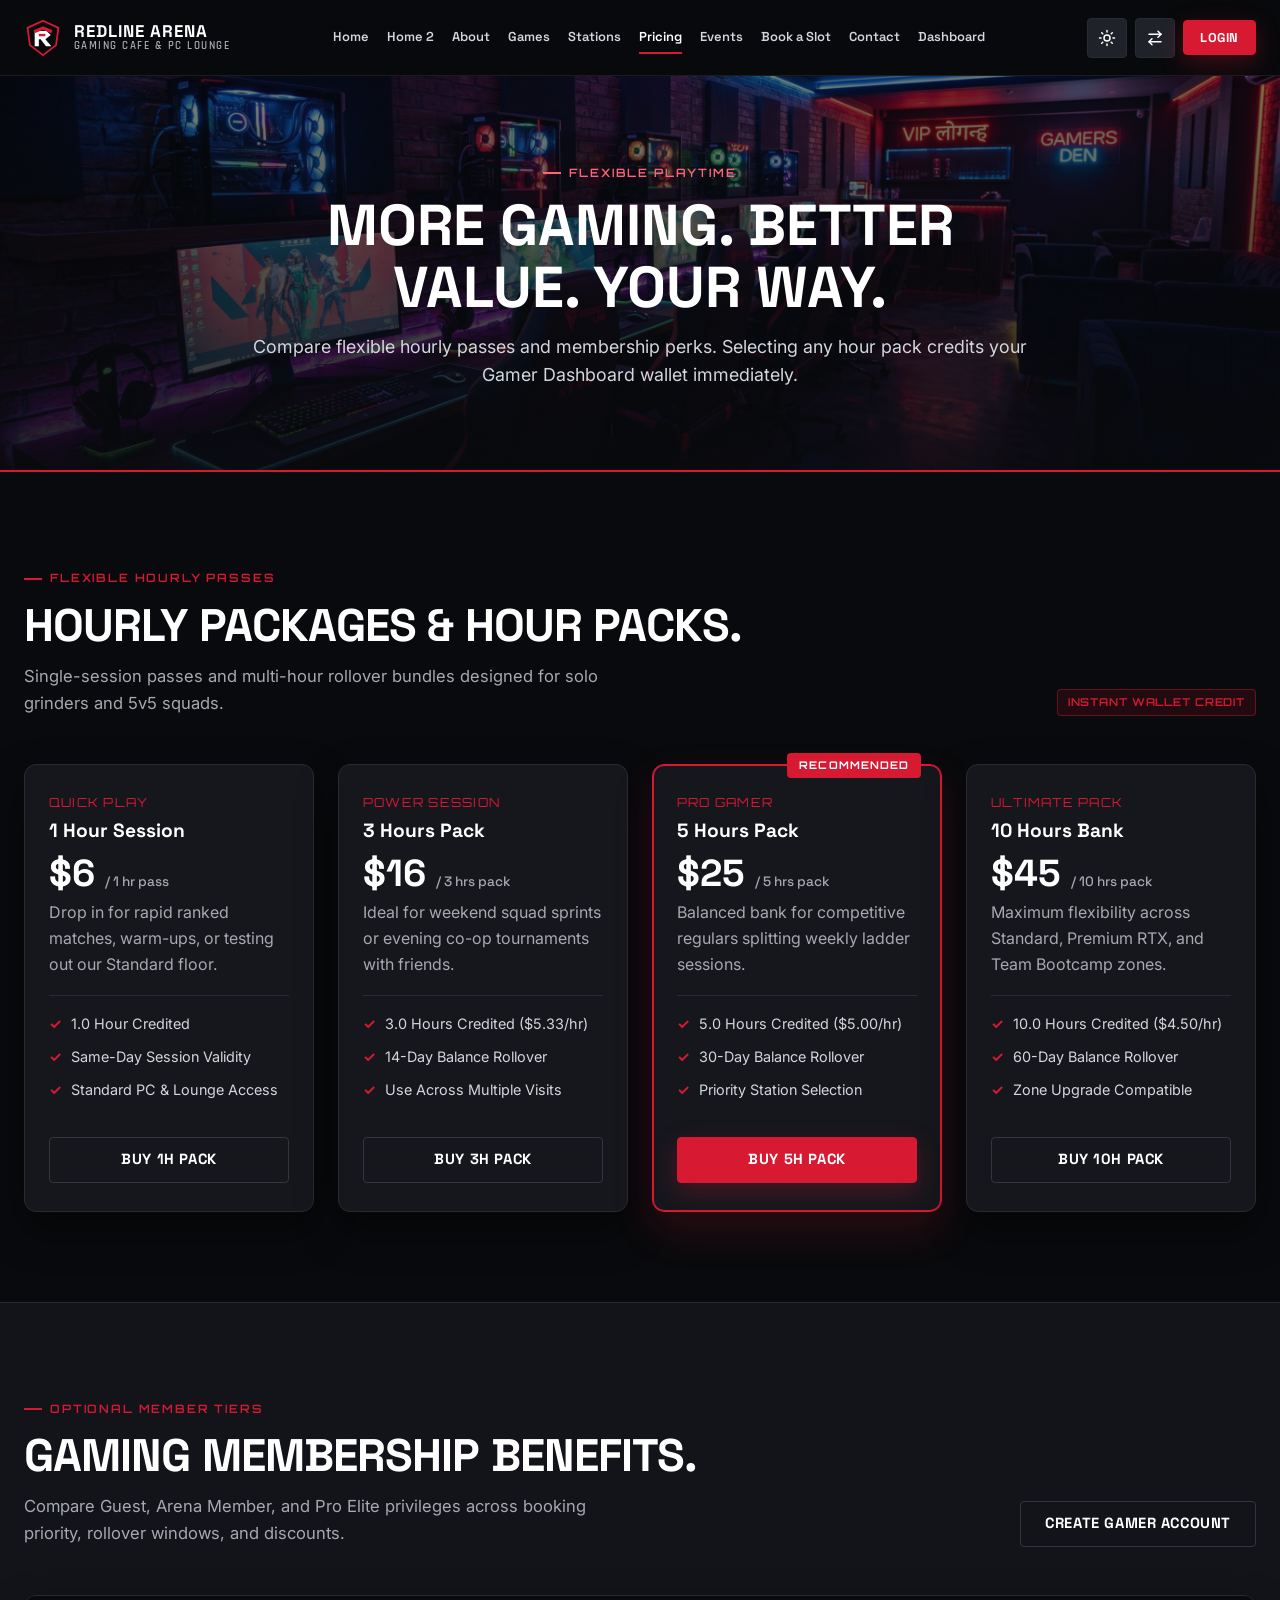
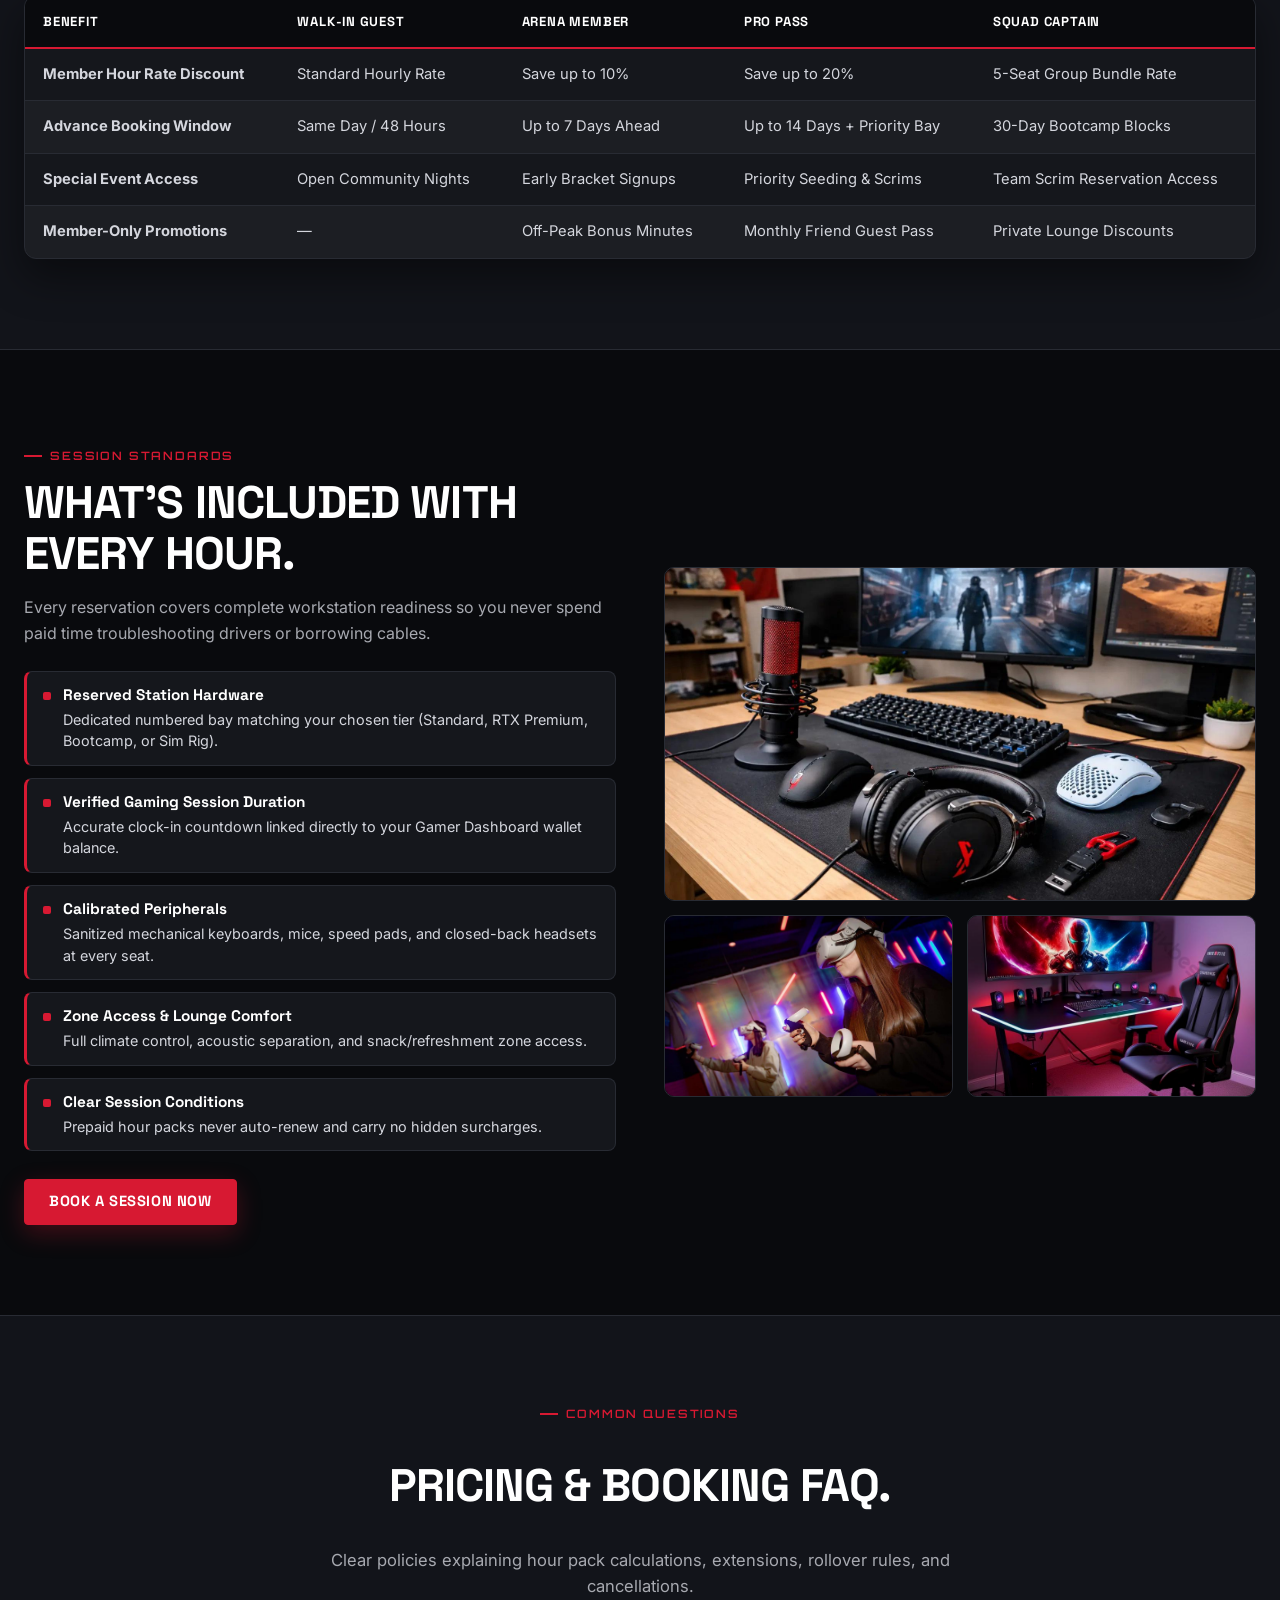
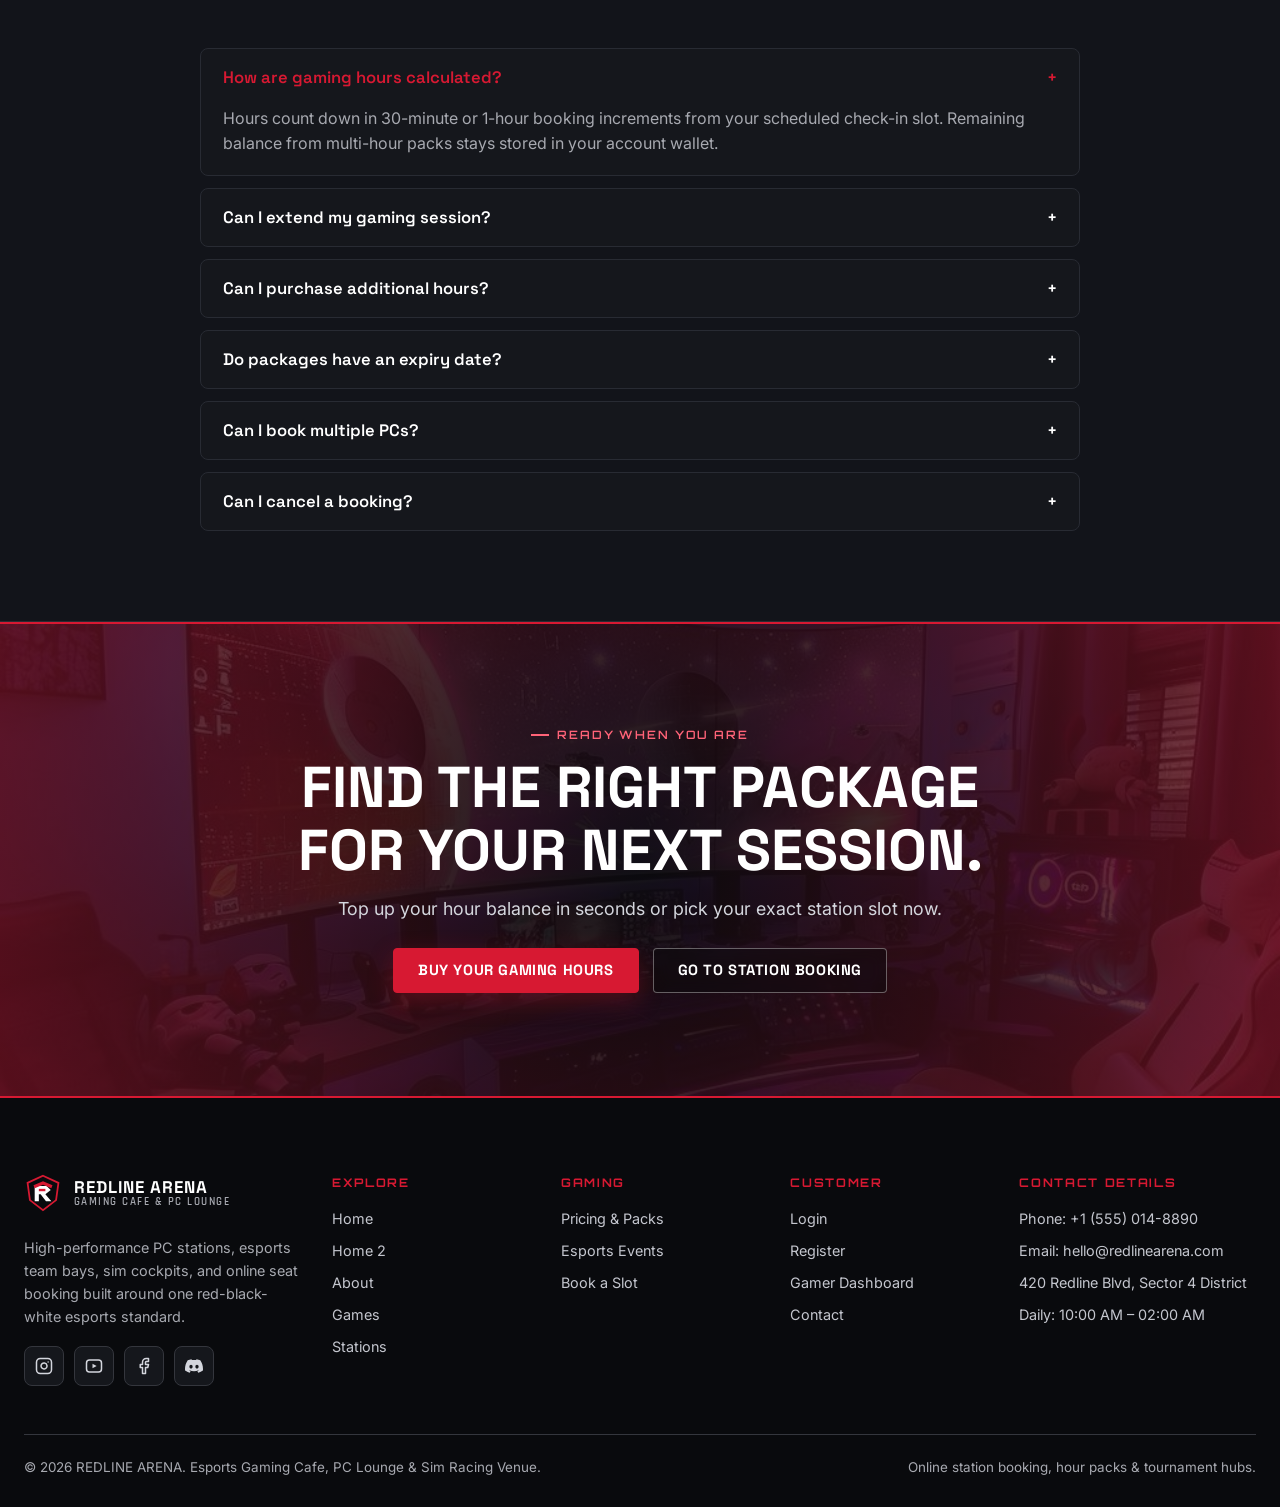
<file: pricing.html>
<!DOCTYPE html>
<html lang="en" data-theme="dark">
<head>
  <meta charset="UTF-8">
  <meta name="viewport" content="width=device-width, initial-scale=1.0">
  <title>Pricing &amp; Hour Packs | REDLINE ARENA — Gaming Rates &amp; FAQ</title>
  <meta name="description" content="Explore REDLINE ARENA hourly gaming rates, flexible multi-hour passes, membership perks, included hardware, and pricing FAQ.">
  <meta property="og:title" content="REDLINE ARENA Pricing &amp; Hour Packs">
  <meta property="og:description" content="More gaming. Better value. Compare 1h, 3h, 5h, and 10h hour packs and membership tiers.">
  <meta property="og:type" content="website">
  <link rel="icon" type="image/svg+xml" href="assets/icons/favicon.svg">
  <link rel="preconnect" href="https://fonts.googleapis.com">
  <link rel="preconnect" href="https://fonts.gstatic.com" crossorigin>
  <link href="https://fonts.googleapis.com/css2?family=Inter:wght@400;500;600;700&family=Orbitron:wght@600;700&family=Rajdhani:wght@600;700&family=Space+Grotesk:wght@500;600;700&display=swap" rel="stylesheet">
  <script>try{document.documentElement.setAttribute('data-theme',localStorage.getItem('redline_theme')||'dark');document.documentElement.setAttribute('dir',localStorage.getItem('redline_dir')||'ltr');}catch(e){}</script>
  <link rel="stylesheet" href="assets/css/style.css">
</head>
<body>
  <a href="#main-content" class="skip-link">Skip to main content</a>

  <header class="site-header">
    <div class="container navbar-inner">
      <a href="index.html" class="brand-lockup" aria-label="REDLINE ARENA Home">
        <svg class="brand-mark" viewBox="0 0 64 64" width="38" height="38" aria-hidden="true">
          <polygon points="32,3 58,15 54,44 32,61 10,44 6,15" fill="#090A0D" stroke="#D71932" stroke-width="3"/>
          <polygon points="18,20 38,20 45,27 36,34 46,46 37,46 28,34 25,34 25,46 18,46" fill="#FFFFFF"/>
          <polygon points="32,12 48,19 46,24 32,18 18,24 16,19" fill="#D71932"/>
          <rect x="25" y="25" width="11" height="4" fill="#D71932"/>
        </svg>
        <span class="brand-text">
          <span class="brand-name">REDLINE ARENA</span>
          <span class="brand-sub">GAMING CAFE &amp; PC LOUNGE</span>
        </span>
      </a>
      <nav class="nav-links" aria-label="Main navigation">
        <a href="index.html" class="nav-link">Home</a>
        <a href="home-2.html" class="nav-link">Home 2</a>
        <a href="about.html" class="nav-link">About</a>
        <a href="games.html" class="nav-link">Games</a>
        <a href="stations.html" class="nav-link">Stations</a>
        <a href="pricing.html" class="nav-link">Pricing</a>
        <a href="events.html" class="nav-link">Events</a>
        <a href="booking.html" class="nav-link">Book a Slot</a>
        <a href="contact.html" class="nav-link">Contact</a>
        <a href="dashboard.html" class="nav-link">Dashboard</a>
      </nav>
      <div class="nav-actions">
        <button type="button" class="icon-btn" data-theme-toggle aria-label="Toggle color theme" aria-pressed="false" title="Switch Light / Dark Mode">
          <svg class="theme-icon-sun" viewBox="0 0 24 24" fill="none" stroke="currentColor" stroke-width="2" stroke-linecap="round" stroke-linejoin="round" aria-hidden="true"><circle cx="12" cy="12" r="4"/><path d="M12 2v2M12 20v2M4.93 4.93l1.41 1.41M17.66 17.66l1.41 1.41M2 12h2M20 12h2M6.34 17.66l-1.41 1.41M19.07 4.93l-1.41 1.41"/></svg>
          <svg class="theme-icon-moon" viewBox="0 0 24 24" fill="none" stroke="currentColor" stroke-width="2" stroke-linecap="round" stroke-linejoin="round" aria-hidden="true"><path d="M12 3a6 6 0 0 0 9 9 9 9 0 1 1-9-9Z"/></svg>
        </button>
        <button type="button" class="icon-btn" data-rtl-toggle aria-label="Toggle RTL direction" aria-pressed="false" title="Switch LTR / RTL Direction">
          <svg width="18" height="18" viewBox="0 0 24 24" fill="none" stroke="currentColor" stroke-width="2" stroke-linecap="round" stroke-linejoin="round" aria-hidden="true"><path d="m16 3 4 4-4 4"/><path d="M4 7h16"/><path d="m8 21-4-4 4-4"/><path d="M20 17H4"/></svg>
        </button>
        <a href="login.html" class="btn btn-primary btn-sm nav-login-cta">Login</a>
        <button type="button" class="hamburger-btn" id="drawerOpenBtn" aria-label="Open navigation menu" aria-controls="mobileDrawer" aria-expanded="false">
          <svg width="22" height="22" viewBox="0 0 24 24" fill="none" stroke="currentColor" stroke-width="2.2" stroke-linecap="round" aria-hidden="true"><path d="M3 6h18M3 12h18M3 18h18"/></svg>
        </button>
      </div>
    </div>
  </header>

  <div class="drawer-backdrop" id="drawerBackdrop"></div>
  <aside class="mobile-drawer" id="mobileDrawer" aria-hidden="true" aria-label="Mobile Navigation Drawer">
    <div class="drawer-header">
      <a href="index.html" class="brand-lockup">
        <svg class="brand-mark" viewBox="0 0 64 64" width="34" height="34" aria-hidden="true">
          <polygon points="32,3 58,15 54,44 32,61 10,44 6,15" fill="#090A0D" stroke="#D71932" stroke-width="3"/>
          <polygon points="18,20 38,20 45,27 36,34 46,46 37,46 28,34 25,34 25,46 18,46" fill="#FFFFFF"/>
          <polygon points="32,12 48,19 46,24 32,18 18,24 16,19" fill="#D71932"/>
          <rect x="25" y="25" width="11" height="4" fill="#D71932"/>
        </svg>
        <span class="brand-text">
          <span class="brand-name">REDLINE ARENA</span>
          <span class="brand-sub">GAMING LOUNGE</span>
        </span>
      </a>
      <button type="button" class="drawer-close" id="drawerCloseBtn" aria-label="Close navigation menu">&times;</button>
    </div>
    <nav class="drawer-nav" aria-label="Drawer Links">
      <a href="index.html" class="drawer-link">Home</a>
      <a href="home-2.html" class="drawer-link">Home 2</a>
      <a href="about.html" class="drawer-link">About</a>
      <a href="games.html" class="drawer-link">Games</a>
      <a href="stations.html" class="drawer-link">Stations</a>
      <a href="pricing.html" class="drawer-link">Pricing</a>
      <a href="events.html" class="drawer-link">Events</a>
      <a href="booking.html" class="drawer-link">Book a Slot</a>
      <a href="contact.html" class="drawer-link">Contact</a>
      <a href="dashboard.html" class="drawer-link">Dashboard</a>
    </nav>
    <div class="drawer-footer">
      <div class="drawer-icon-row">
        <button type="button" class="icon-btn drawer-icon-btn" data-theme-toggle aria-label="Toggle color theme" aria-pressed="false" title="Switch Light / Dark Mode">
          <svg class="theme-icon-sun" viewBox="0 0 24 24" fill="none" stroke="currentColor" stroke-width="2" stroke-linecap="round" stroke-linejoin="round" aria-hidden="true"><circle cx="12" cy="12" r="4"/><path d="M12 2v2M12 20v2M4.93 4.93l1.41 1.41M17.66 17.66l1.41 1.41M2 12h2M20 12h2M6.34 17.66l-1.41 1.41M19.07 4.93l-1.41 1.41"/></svg>
          <svg class="theme-icon-moon" viewBox="0 0 24 24" fill="none" stroke="currentColor" stroke-width="2" stroke-linecap="round" stroke-linejoin="round" aria-hidden="true"><path d="M12 3a6 6 0 0 0 9 9 9 9 0 1 1-9-9Z"/></svg>
        </button>
        <button type="button" class="icon-btn drawer-icon-btn" data-rtl-toggle aria-label="Toggle RTL direction" aria-pressed="false" title="Switch LTR / RTL Direction">
          <svg width="18" height="18" viewBox="0 0 24 24" fill="none" stroke="currentColor" stroke-width="2" stroke-linecap="round" stroke-linejoin="round" aria-hidden="true"><path d="m16 3 4 4-4 4"/><path d="M4 7h16"/><path d="m8 21-4-4 4-4"/><path d="M20 17H4"/></svg>
        </button>
      </div>
      <a href="login.html" class="btn btn-primary btn-sm drawer-login-cta">Login</a>
    </div>
  </aside>

  <main id="main-content">
    <!-- SECTION 01: PRICING HERO -->
    <section class="page-hero">
      <img src="images/image-20.png" alt="Brick-walled VIP gaming lounge featuring row of five RGB gaming stations and dark sofas" class="page-hero-bg" width="2752" height="1536">
      <div class="page-hero-scrim" aria-hidden="true"></div>
      <div class="container">
        <div class="page-hero-inner reveal">
          <span class="eyebrow">Flexible Playtime</span>
          <h1 class="page-hero-title">MORE GAMING. BETTER VALUE. YOUR WAY.</h1>
          <p class="page-hero-lead">Compare flexible hourly passes and membership perks. Selecting any hour pack credits your Gamer Dashboard wallet immediately.</p>
        </div>
      </div>
    </section>

    <!-- SECTION 02: HOURLY PACKAGES (4 CARDS — CARD SECTION #1) -->
    <section class="section">
      <div class="container">
        <div class="section-header">
          <div>
            <span class="eyebrow">Flexible Hourly Passes</span>
            <h2 class="section-title">HOURLY PACKAGES &amp; HOUR PACKS.</h2>
            <p class="section-lead">Single-session passes and multi-hour rollover bundles designed for solo grinders and 5v5 squads.</p>
          </div>
          <span class="demo-badge">Instant Wallet Credit</span>
        </div>

        <div class="grid-4">
          <article class="pricing-card reveal">
            <div class="pricing-duration">Quick Play</div>
            <h3 class="card-title">1 Hour Session</h3>
            <div class="pricing-price">$6 <small>/ 1 hr pass</small></div>
            <p class="text-muted">Drop in for rapid ranked matches, warm-ups, or testing out our Standard floor.</p>
            <ul class="pricing-features">
              <li>1.0 Hour Credited</li>
              <li>Same-Day Session Validity</li>
              <li>Standard PC &amp; Lounge Access</li>
            </ul>
            <div class="card-actions">
              <button type="button" class="btn btn-secondary btn-block" data-buy-pack="quick-1h">Buy 1h Pack</button>
            </div>
          </article>

          <article class="pricing-card reveal">
            <div class="pricing-duration">Power Session</div>
            <h3 class="card-title">3 Hours Pack</h3>
            <div class="pricing-price">$16 <small>/ 3 hrs pack</small></div>
            <p class="text-muted">Ideal for weekend squad sprints or evening co-op tournaments with friends.</p>
            <ul class="pricing-features">
              <li>3.0 Hours Credited ($5.33/hr)</li>
              <li>14-Day Balance Rollover</li>
              <li>Use Across Multiple Visits</li>
            </ul>
            <div class="card-actions">
              <button type="button" class="btn btn-secondary btn-block" data-buy-pack="power-3h">Buy 3h Pack</button>
            </div>
          </article>

          <article class="pricing-card featured reveal">
            <span class="pricing-tag">Recommended</span>
            <div class="pricing-duration">Pro Gamer</div>
            <h3 class="card-title">5 Hours Pack</h3>
            <div class="pricing-price">$25 <small>/ 5 hrs pack</small></div>
            <p class="text-muted">Balanced bank for competitive regulars splitting weekly ladder sessions.</p>
            <ul class="pricing-features">
              <li>5.0 Hours Credited ($5.00/hr)</li>
              <li>30-Day Balance Rollover</li>
              <li>Priority Station Selection</li>
            </ul>
            <div class="card-actions">
              <button type="button" class="btn btn-primary btn-block" data-buy-pack="pro-5h">Buy 5h Pack</button>
            </div>
          </article>

          <article class="pricing-card reveal">
            <div class="pricing-duration">Ultimate Pack</div>
            <h3 class="card-title">10 Hours Bank</h3>
            <div class="pricing-price">$45 <small>/ 10 hrs pack</small></div>
            <p class="text-muted">Maximum flexibility across Standard, Premium RTX, and Team Bootcamp zones.</p>
            <ul class="pricing-features">
              <li>10.0 Hours Credited ($4.50/hr)</li>
              <li>60-Day Balance Rollover</li>
              <li>Zone Upgrade Compatible</li>
            </ul>
            <div class="card-actions">
              <button type="button" class="btn btn-secondary btn-block" data-buy-pack="ultimate-10h">Buy 10h Pack</button>
            </div>
          </article>
        </div>
      </div>
    </section>

    <!-- SECTION 03: GAMING MEMBERSHIP COMPARISON TABLE (NON-CARD) -->
    <section class="section section-alt">
      <div class="container">
        <div class="section-header">
          <div>
            <span class="eyebrow">Optional Member Tiers</span>
            <h2 class="section-title">GAMING MEMBERSHIP BENEFITS.</h2>
            <p class="section-lead">Compare Guest, Arena Member, and Pro Elite privileges across booking priority, rollover windows, and discounts.</p>
          </div>
          <a href="register.html" class="btn btn-secondary">CREATE GAMER ACCOUNT</a>
        </div>

        <div class="table-wrap reveal">
          <table class="data-table">
            <thead>
              <tr>
                <th>Benefit</th>
                <th>Walk-In Guest</th>
                <th>Arena Member</th>
                <th>Pro Pass</th>
                <th>Squad Captain</th>
              </tr>
            </thead>
            <tbody>
              <tr>
                <td><strong>Member Hour Rate Discount</strong></td>
                <td>Standard Hourly Rate</td>
                <td>Save up to 10%</td>
                <td>Save up to 20%</td>
                <td>5-Seat Group Bundle Rate</td>
              </tr>
              <tr>
                <td><strong>Advance Booking Window</strong></td>
                <td>Same Day / 48 Hours</td>
                <td>Up to 7 Days Ahead</td>
                <td>Up to 14 Days + Priority Bay</td>
                <td>30-Day Bootcamp Blocks</td>
              </tr>
              <tr>
                <td><strong>Special Event Access</strong></td>
                <td>Open Community Nights</td>
                <td>Early Bracket Signups</td>
                <td>Priority Seeding &amp; Scrims</td>
                <td>Team Scrim Reservation Access</td>
              </tr>
              <tr>
                <td><strong>Member-Only Promotions</strong></td>
                <td>&mdash;</td>
                <td>Off-Peak Bonus Minutes</td>
                <td>Monthly Friend Guest Pass</td>
                <td>Private Lounge Discounts</td>
              </tr>
            </tbody>
          </table>
        </div>
      </div>
    </section>

    <!-- SECTION 04: WHAT'S INCLUDED (EDITORIAL SPLIT + VISUAL PREVIEW) -->
    <section class="section">
      <div class="container">
        <div class="split-grid">
          <div class="reveal">
            <span class="eyebrow">Session Standards</span>
            <h2 class="section-title">WHAT'S INCLUDED WITH EVERY HOUR.</h2>
            <p class="text-muted mt-2">Every reservation covers complete workstation readiness so you never spend paid time troubleshooting drivers or borrowing cables.</p>
            <ul class="split-list split-list--stacked">
              <li>
                <div class="split-item-copy">
                  <strong class="split-item-title">Reserved Station Hardware</strong>
                  <span class="split-item-desc">Dedicated numbered bay matching your chosen tier (Standard, RTX Premium, Bootcamp, or Sim Rig).</span>
                </div>
              </li>
              <li>
                <div class="split-item-copy">
                  <strong class="split-item-title">Verified Gaming Session Duration</strong>
                  <span class="split-item-desc">Accurate clock-in countdown linked directly to your Gamer Dashboard wallet balance.</span>
                </div>
              </li>
              <li>
                <div class="split-item-copy">
                  <strong class="split-item-title">Calibrated Peripherals</strong>
                  <span class="split-item-desc">Sanitized mechanical keyboards, mice, speed pads, and closed-back headsets at every seat.</span>
                </div>
              </li>
              <li>
                <div class="split-item-copy">
                  <strong class="split-item-title">Zone Access &amp; Lounge Comfort</strong>
                  <span class="split-item-desc">Full climate control, acoustic separation, and snack/refreshment zone access.</span>
                </div>
              </li>
              <li>
                <div class="split-item-copy">
                  <strong class="split-item-title">Clear Session Conditions</strong>
                  <span class="split-item-desc">Prepaid hour packs never auto-renew and carry no hidden surcharges.</span>
                </div>
              </li>
            </ul>
            <a href="booking.html" class="btn btn-primary pricing-standards-cta">BOOK A SESSION NOW</a>
          </div>

          <div class="reveal" style="display:grid;gap:14px;">
            <div style="border-radius:10px;overflow:hidden;border:1px solid var(--border-subtle);">
              <img src="images/image-58.png" alt="Creator workstation equipped with red-mesh condenser mic, gaming headset, and twin mice" loading="lazy" width="1536" height="1024" style="width:100%;aspect-ratio:16/9;object-fit:cover;">
            </div>
            <div style="display:grid;grid-template-columns:1fr 1fr;gap:14px;">
              <div style="border-radius:10px;overflow:hidden;border:1px solid var(--border-subtle);">
                <img src="images/image-105.png" alt="Two players immersed in co-op VR gaming with wireless headsets and touch controllers" loading="lazy" width="1280" height="854" style="width:100%;aspect-ratio:16/10;object-fit:cover;">
              </div>
              <div class="cropped-clean" style="border-radius:10px;overflow:hidden;border:1px solid var(--border-subtle);background:var(--black);">
                <img src="images/image-52.png" alt="Curved ultrawide solo gaming desk with red-piped racing chair" loading="lazy" width="700" height="700" style="width:100%;aspect-ratio:16/10;object-fit:cover;">
              </div>
            </div>
          </div>
        </div>
      </div>
    </section>

    <!-- SECTION 05: PRICING FAQ (INTERACTIVE ACCORDION) -->
    <section class="section section-alt">
      <div class="container">
        <div class="section-header centered">
          <span class="eyebrow">Common Questions</span>
          <h2 class="section-title">PRICING &amp; BOOKING FAQ.</h2>
          <p class="section-lead">Clear policies explaining hour pack calculations, extensions, rollover rules, and cancellations.</p>
        </div>

        <div class="faq-list">
          <div class="faq-item open reveal">
            <button type="button" class="faq-trigger" aria-expanded="true">
              <span>How are gaming hours calculated?</span>
              <span>+</span>
            </button>
            <div class="faq-panel">
              <p>Hours count down in 30-minute or 1-hour booking increments from your scheduled check-in slot. Remaining balance from multi-hour packs stays stored in your account wallet.</p>
            </div>
          </div>

          <div class="faq-item reveal">
            <button type="button" class="faq-trigger" aria-expanded="false">
              <span>Can I extend my gaming session?</span>
              <span>+</span>
            </button>
            <div class="faq-panel">
              <p>Yes—if the adjacent slot on your current bay is unreserved, you can extend seamlessly using remaining pack hours or book an extra slot inside your Gamer Dashboard.</p>
            </div>
          </div>

          <div class="faq-item reveal">
            <button type="button" class="faq-trigger" aria-expanded="false">
              <span>Can I purchase additional hours?</span>
              <span>+</span>
            </button>
            <div class="faq-panel">
              <p>Any pack purchased on this page or inside Dashboard &rarr; My Hour Packs immediately tops up your available hour balance.</p>
            </div>
          </div>

          <div class="faq-item reveal">
            <button type="button" class="faq-trigger" aria-expanded="false">
              <span>Do packages have an expiry date?</span>
              <span>+</span>
            </button>
            <div class="faq-panel">
              <p>Validity ranges from same-day for 1-hour Quick Play passes up to 14, 30, and 60 days for multi-hour rollover packs.</p>
            </div>
          </div>

          <div class="faq-item reveal">
            <button type="button" class="faq-trigger" aria-expanded="false">
              <span>Can I book multiple PCs?</span>
              <span>+</span>
            </button>
            <div class="faq-panel">
              <p>Yes—you can reserve our 5-seat Team Bootcamp pods (TM-A or TM-B) or submit back-to-back bay selections for multi-player groups.</p>
            </div>
          </div>

          <div class="faq-item reveal">
            <button type="button" class="faq-trigger" aria-expanded="false">
              <span>Can I cancel a booking?</span>
              <span>+</span>
            </button>
            <div class="faq-panel">
              <p>Yes! Open your Gamer Dashboard &rarr; My Bookings to cancel any confirmed reservation, which immediately frees that time slot on the Booking page.</p>
            </div>
          </div>
        </div>
      </div>
    </section>

    <!-- SECTION 06: PRICING CTA -->
    <section class="cta-banner">
      <img src="images/image-84.png" alt="Curved panoramic VIP theater gaming room with space-battle screen and plush chairs" class="cta-banner-bg" loading="lazy" width="1024" height="1024">
      <div class="cta-banner-scrim" aria-hidden="true"></div>
      <div class="container">
        <div class="cta-banner-inner reveal">
          <span class="eyebrow">Ready When You Are</span>
          <h2 class="page-hero-title">FIND THE RIGHT PACKAGE FOR YOUR NEXT SESSION.</h2>
          <p class="page-hero-lead">Top up your hour balance in seconds or pick your exact station slot now.</p>
          <div class="mt-3" style="display:flex;flex-wrap:wrap;gap:14px;">
            <button type="button" class="btn btn-primary" data-buy-pack="pro-5h">BUY YOUR GAMING HOURS</button>
            <a href="booking.html" class="btn btn-outline-light">GO TO STATION BOOKING</a>
          </div>
        </div>
      </div>
    </section>
  </main>

  <footer class="site-footer">
    <div class="container">
      <div class="footer-grid">
        <div>
          <a href="index.html" class="brand-lockup">
            <svg class="brand-mark" viewBox="0 0 64 64" width="38" height="38" aria-hidden="true">
              <polygon points="32,3 58,15 54,44 32,61 10,44 6,15" fill="#090A0D" stroke="#D71932" stroke-width="3"/>
              <polygon points="18,20 38,20 45,27 36,34 46,46 37,46 28,34 25,34 25,46 18,46" fill="#FFFFFF"/>
              <polygon points="32,12 48,19 46,24 32,18 18,24 16,19" fill="#D71932"/>
              <rect x="25" y="25" width="11" height="4" fill="#D71932"/>
            </svg>
            <span class="brand-text">
              <span class="brand-name">REDLINE ARENA</span>
              <span class="brand-sub">GAMING CAFE &amp; PC LOUNGE</span>
            </span>
          </a>
          <p class="mt-2 footer-desc">High-performance PC stations, esports team bays, sim cockpits, and online seat booking built around one red-black-white esports standard.</p>
          <div class="footer-social">
            <a href="#social-instagram" class="social-pill social-icon-btn" aria-label="Instagram" title="Instagram">
              <svg viewBox="0 0 24 24" width="18" height="18" fill="none" stroke="currentColor" stroke-width="2" stroke-linecap="round" stroke-linejoin="round" aria-hidden="true"><rect x="2" y="2" width="20" height="20" rx="5" ry="5"/><path d="M16 11.37A4 4 0 1 1 12.63 8 4 4 0 0 1 16 11.37z"/><line x1="17.5" y1="6.5" x2="17.51" y2="6.5"/></svg>
            </a>
            <a href="#social-youtube" class="social-pill social-icon-btn" aria-label="YouTube" title="YouTube">
              <svg viewBox="0 0 24 24" width="18" height="18" fill="none" stroke="currentColor" stroke-width="2" stroke-linecap="round" stroke-linejoin="round" aria-hidden="true"><rect x="2" y="4" width="20" height="16" rx="4"/><polygon points="10,9 15.5,12 10,15" fill="currentColor" stroke="none"/></svg>
            </a>
            <a href="#social-facebook" class="social-pill social-icon-btn" aria-label="Facebook" title="Facebook">
              <svg viewBox="0 0 24 24" width="18" height="18" fill="none" stroke="currentColor" stroke-width="2" stroke-linecap="round" stroke-linejoin="round" aria-hidden="true"><path d="M18 2h-3a5 5 0 0 0-5 5v3H7v4h3v8h4v-8h3l1-4h-4V7a1 1 0 0 1 1-1h3z"/></svg>
            </a>
            <a href="#social-discord" class="social-pill social-icon-btn" aria-label="Discord" title="Discord">
              <svg viewBox="0 0 24 24" width="18" height="18" fill="currentColor" aria-hidden="true"><path d="M20.317 4.37a19.79 19.79 0 0 0-4.885-1.515.074.074 0 0 0-.079.037c-.21.375-.444.864-.608 1.25a18.27 18.27 0 0 0-5.487 0 12.64 12.64 0 0 0-.617-1.25.077.077 0 0 0-.079-.037A19.736 19.736 0 0 0 3.677 4.37a.07.07 0 0 0-.032.027C.533 9.046-.32 13.58.099 18.057a.082.082 0 0 0 .031.057 19.9 19.9 0 0 0 5.993 3.03.078.078 0 0 0 .084-.028c.462-.63.874-1.295 1.226-1.994.021-.041.001-.09-.041-.106a13.107 13.107 0 0 1-1.872-.892.077.077 0 0 1-.008-.128 10.2 10.2 0 0 0 .372-.292.074.074 0 0 1 .077-.01c3.928 1.793 8.18 1.793 12.062 0a.074.074 0 0 1 .078.01c.12.098.246.198.373.292a.077.077 0 0 1-.006.127 12.299 12.299 0 0 1-1.873.892.077.077 0 0 0-.041.107c.36.698.772 1.362 1.225 1.993a.076.076 0 0 0 .084.028 19.839 19.839 0 0 0 6.002-3.03.077.077 0 0 0 .032-.054c.5-5.177-.838-9.674-3.549-13.66a.061.061 0 0 0-.031-.028zM8.02 15.33c-1.183 0-2.157-1.085-2.157-2.419 0-1.333.956-2.419 2.157-2.419 1.21 0 2.176 1.096 2.157 2.42 0 1.333-.956 2.418-2.157 2.418zm7.975 0c-1.183 0-2.157-1.085-2.157-2.419 0-1.333.955-2.419 2.157-2.419 1.21 0 2.176 1.096 2.157 2.42 0 1.333-.946 2.418-2.157 2.418z"/></svg>
            </a>
          </div>
        </div>
        <div>
          <h3 class="footer-heading">Explore</h3>
          <ul class="footer-links">
            <li><a href="index.html">Home</a></li>
            <li><a href="home-2.html">Home 2</a></li>
            <li><a href="about.html">About</a></li>
            <li><a href="games.html">Games</a></li>
            <li><a href="stations.html">Stations</a></li>
          </ul>
        </div>
        <div>
          <h3 class="footer-heading">Gaming</h3>
          <ul class="footer-links">
            <li><a href="pricing.html">Pricing &amp; Packs</a></li>
            <li><a href="events.html">Esports Events</a></li>
            <li><a href="booking.html">Book a Slot</a></li>
          </ul>
        </div>
        <div>
          <h3 class="footer-heading">Customer</h3>
          <ul class="footer-links">
            <li><a href="login.html">Login</a></li>
            <li><a href="register.html">Register</a></li>
            <li><a href="dashboard.html">Gamer Dashboard</a></li>
            <li><a href="contact.html">Contact</a></li>
          </ul>
        </div>
        <div>
          <h3 class="footer-heading">Contact Details</h3>
          <ul class="footer-links">
            <li>Phone: +1 (555) 014-8890</li>
            <li>Email: hello@redlinearena.com</li>
            <li>420 Redline Blvd, Sector 4 District</li>
            <li>Daily: 10:00 AM – 02:00 AM</li>
          </ul>
        </div>
      </div>
      <div class="footer-bottom">
        <span>&copy; 2026 REDLINE ARENA. Esports Gaming Cafe, PC Lounge &amp; Sim Racing Venue.</span>
        <span>Online station booking, hour packs &amp; tournament hubs.</span>
      </div>
    </div>
  </footer>

  <script src="assets/js/main.js"></script>
</body>
</html>
</file>
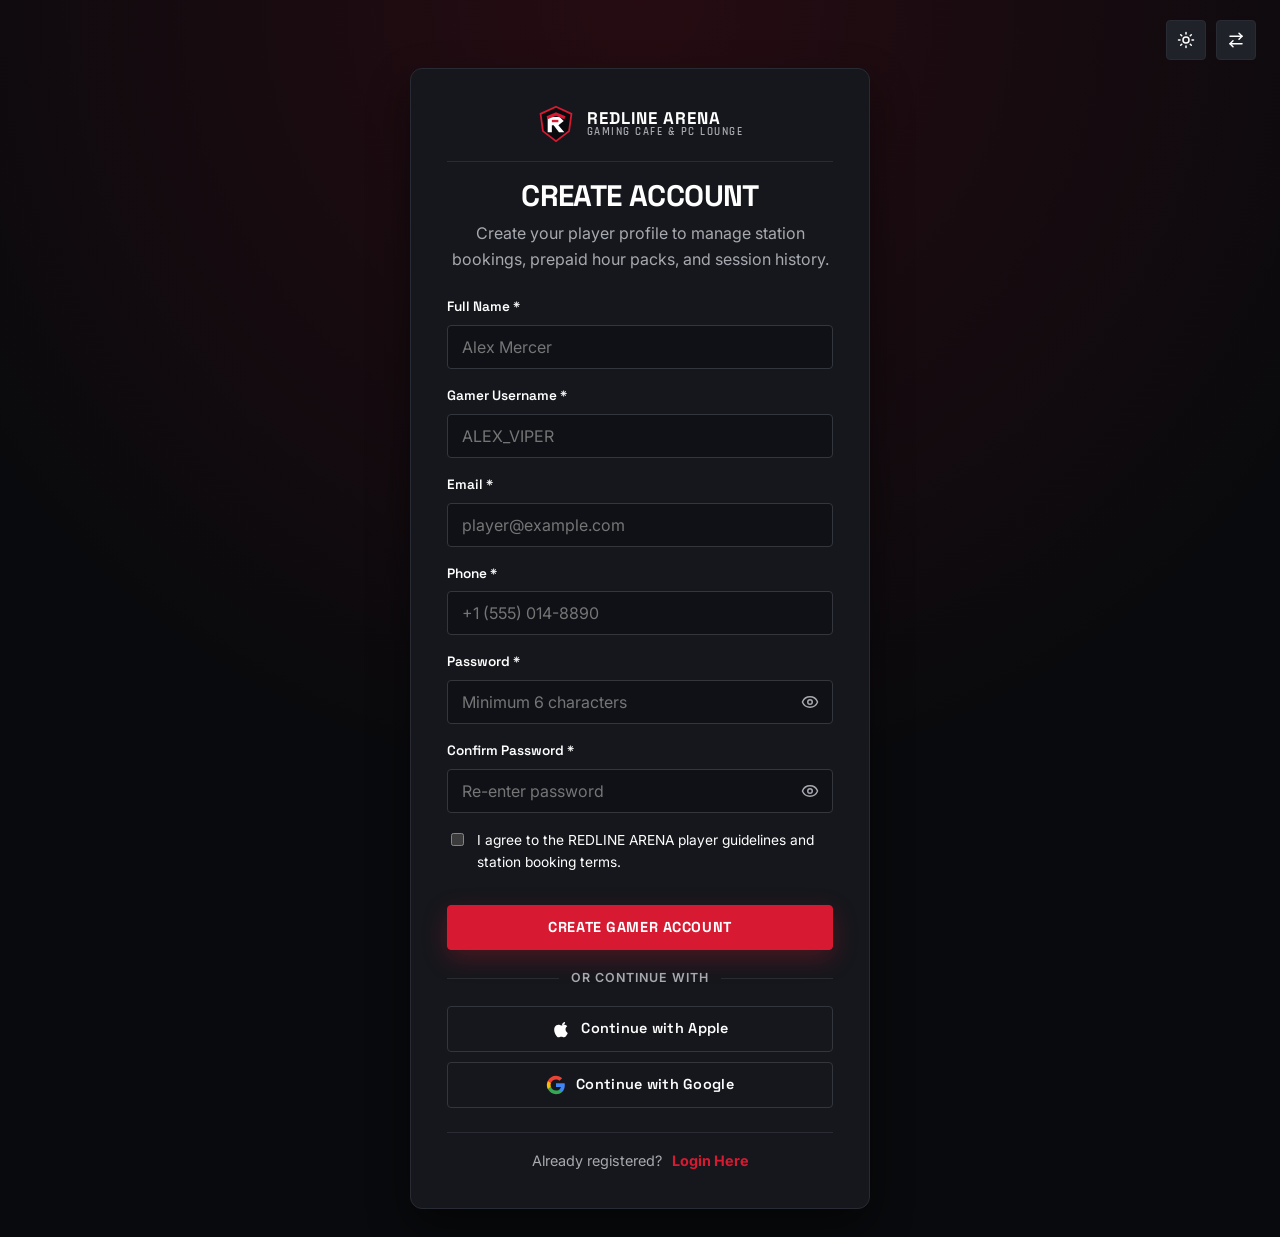
<file: register.html>
<!DOCTYPE html>
<html lang="en" data-theme="dark">
<head>
  <meta charset="UTF-8">
  <meta name="viewport" content="width=device-width, initial-scale=1.0">
  <title>Create Gamer Account | REDLINE ARENA — Member Registration</title>
  <meta name="description" content="Register a REDLINE ARENA gamer account to book gaming stations, manage hour packs, and track session history.">
  <meta property="og:title" content="Create Gamer Account — REDLINE ARENA">
  <meta property="og:description" content="Join REDLINE ARENA with a personal gamer profile and dashboard.">
  <meta property="og:type" content="website">
  <link rel="icon" type="image/svg+xml" href="assets/icons/favicon.svg">
  <link rel="preconnect" href="https://fonts.googleapis.com">
  <link rel="preconnect" href="https://fonts.gstatic.com" crossorigin>
  <link href="https://fonts.googleapis.com/css2?family=Inter:wght@400;500;600;700&family=Orbitron:wght@600;700&family=Rajdhani:wght@600;700&family=Space+Grotesk:wght@500;600;700&display=swap" rel="stylesheet">
  <script>try{document.documentElement.setAttribute('data-theme',localStorage.getItem('redline_theme')||'dark');document.documentElement.setAttribute('dir',localStorage.getItem('redline_dir')||'ltr');}catch(e){}</script>
  <link rel="stylesheet" href="assets/css/style.css">
</head>
<body>
  <a href="#main-content" class="skip-link">Skip to main content</a>

  <div class="auth-corner-controls" aria-label="Appearance controls">
    <button type="button" class="icon-btn" data-theme-toggle aria-label="Toggle color theme" aria-pressed="false" title="Switch Light / Dark Mode">
      <svg class="theme-icon-sun" viewBox="0 0 24 24" fill="none" stroke="currentColor" stroke-width="2" stroke-linecap="round" stroke-linejoin="round" aria-hidden="true"><circle cx="12" cy="12" r="4"/><path d="M12 2v2M12 20v2M4.93 4.93l1.41 1.41M17.66 17.66l1.41 1.41M2 12h2M20 12h2M6.34 17.66l-1.41 1.41M19.07 4.93l-1.41 1.41"/></svg>
      <svg class="theme-icon-moon" viewBox="0 0 24 24" fill="none" stroke="currentColor" stroke-width="2" stroke-linecap="round" stroke-linejoin="round" aria-hidden="true"><path d="M12 3a6 6 0 0 0 9 9 9 9 0 1 1-9-9Z"/></svg>
    </button>
    <button type="button" class="icon-btn" data-rtl-toggle aria-label="Toggle RTL direction" aria-pressed="false" title="Switch LTR / RTL Direction">
      <svg width="18" height="18" viewBox="0 0 24 24" fill="none" stroke="currentColor" stroke-width="2" stroke-linecap="round" stroke-linejoin="round" aria-hidden="true"><path d="m16 3 4 4-4 4"/><path d="M4 7h16"/><path d="m8 21-4-4 4-4"/><path d="M20 17H4"/></svg>
    </button>
  </div>

  <main id="main-content" class="auth-center-stage">
    <div class="auth-card reveal">
      <a href="index.html" class="brand-lockup auth-card-brand" aria-label="REDLINE ARENA Home">
        <svg class="brand-mark" viewBox="0 0 64 64" width="36" height="36" aria-hidden="true">
          <polygon points="32,3 58,15 54,44 32,61 10,44 6,15" fill="#090A0D" stroke="#D71932" stroke-width="3"/>
          <polygon points="18,20 38,20 45,27 36,34 46,46 37,46 28,34 25,34 25,46 18,46" fill="#FFFFFF"/>
          <polygon points="32,12 48,19 46,24 32,18 18,24 16,19" fill="#D71932"/>
          <rect x="25" y="25" width="11" height="4" fill="#D71932"/>
        </svg>
        <span class="brand-text">
          <span class="brand-name">REDLINE ARENA</span>
          <span class="brand-sub">GAMING CAFE &amp; PC LOUNGE</span>
        </span>
      </a>
      <h1 class="section-title" style="font-size:1.85rem;text-align:center;">CREATE ACCOUNT</h1>
      <p class="text-muted mt-1 mb-3" style="text-align:center;">Create your player profile to manage station bookings, prepaid hour packs, and session history.</p>

      <form id="registerForm" novalidate>
        <div class="form-group">
          <label class="form-label" for="regName">Full Name *</label>
          <input type="text" id="regName" class="form-control" placeholder="Alex Mercer" required>
        </div>

        <div class="form-group">
          <label class="form-label" for="regUsername">Gamer Username *</label>
          <input type="text" id="regUsername" class="form-control" placeholder="ALEX_VIPER" required>
        </div>

        <div class="form-group">
          <label class="form-label" for="regEmail">Email *</label>
          <input type="email" id="regEmail" class="form-control" placeholder="player@example.com" required>
        </div>

        <div class="form-group">
          <label class="form-label" for="regPhone">Phone *</label>
          <input type="tel" id="regPhone" class="form-control" placeholder="+1 (555) 014-8890" required>
        </div>

        <div class="form-group">
          <label class="form-label" for="regPassword">Password *</label>
          <div class="password-wrap">
            <input type="password" id="regPassword" class="form-control" placeholder="Minimum 6 characters" required>
            <button type="button" class="password-toggle" data-pw-toggle="regPassword" aria-label="Show password" aria-pressed="false" title="Show password">
              <svg class="pw-icon-show" viewBox="0 0 24 24" width="18" height="18" fill="none" stroke="currentColor" stroke-width="2" stroke-linecap="round" stroke-linejoin="round" aria-hidden="true"><path d="M2.062 12.348a1 1 0 0 1 0-.696 10.75 10.75 0 0 1 19.876 0 1 1 0 0 1 0 .696 10.75 10.75 0 0 1-19.876 0"/><circle cx="12" cy="12" r="3"/></svg>
              <svg class="pw-icon-hide" viewBox="0 0 24 24" width="18" height="18" fill="none" stroke="currentColor" stroke-width="2" stroke-linecap="round" stroke-linejoin="round" aria-hidden="true"><path d="M10.733 5.076a10.744 10.744 0 0 1 11.205 6.575 1 1 0 0 1 0 .696 10.747 10.747 0 0 1-1.444 2.49"/><path d="M14.084 14.158a3 3 0 0 1-4.242-4.242"/><path d="M17.479 17.499a10.75 10.75 0 0 1-15.417-5.151 1 1 0 0 1 0-.696 10.75 10.75 0 0 1 4.446-5.143"/><path d="m2 2 20 20"/></svg>
            </button>
          </div>
        </div>

        <div class="form-group">
          <label class="form-label" for="regConfirmPassword">Confirm Password *</label>
          <div class="password-wrap">
            <input type="password" id="regConfirmPassword" class="form-control" placeholder="Re-enter password" required>
            <button type="button" class="password-toggle" data-pw-toggle="regConfirmPassword" aria-label="Show confirm password" aria-pressed="false" title="Show password">
              <svg class="pw-icon-show" viewBox="0 0 24 24" width="18" height="18" fill="none" stroke="currentColor" stroke-width="2" stroke-linecap="round" stroke-linejoin="round" aria-hidden="true"><path d="M2.062 12.348a1 1 0 0 1 0-.696 10.75 10.75 0 0 1 19.876 0 1 1 0 0 1 0 .696 10.75 10.75 0 0 1-19.876 0"/><circle cx="12" cy="12" r="3"/></svg>
              <svg class="pw-icon-hide" viewBox="0 0 24 24" width="18" height="18" fill="none" stroke="currentColor" stroke-width="2" stroke-linecap="round" stroke-linejoin="round" aria-hidden="true"><path d="M10.733 5.076a10.744 10.744 0 0 1 11.205 6.575 1 1 0 0 1 0 .696 10.747 10.747 0 0 1-1.444 2.49"/><path d="M14.084 14.158a3 3 0 0 1-4.242-4.242"/><path d="M17.479 17.499a10.75 10.75 0 0 1-15.417-5.151 1 1 0 0 1 0-.696 10.75 10.75 0 0 1 4.446-5.143"/><path d="m2 2 20 20"/></svg>
            </button>
          </div>
        </div>

        <label style="display:flex;align-items:flex-start;gap:10px;font-size:0.86rem;margin-bottom:14px;cursor:pointer;">
          <input type="checkbox" id="regTerms" required style="margin-top:4px;">
          <span>I agree to the REDLINE ARENA player guidelines and station booking terms.</span>
        </label>

        <div id="registerError" class="form-error" role="alert"></div>
        <div id="registerSuccess" style="display:none;padding:12px;border-radius:8px;background:rgba(215,25,50,0.14);border:1px solid var(--red);margin-bottom:12px;"></div>

        <button type="submit" class="btn btn-primary btn-block">CREATE GAMER ACCOUNT</button>
      </form>

      <div class="auth-divider">
        <span>or continue with</span>
      </div>

      <div class="social-auth-stack">
        <button type="button" class="btn btn-social btn-apple" data-social-auth="apple" aria-label="Continue with Apple">
          <svg class="social-icon" viewBox="0 0 24 24" width="20" height="20" fill="currentColor" aria-hidden="true">
            <path d="M18.71 19.5c-.83 1.24-1.71 2.45-3.05 2.47-1.34.03-1.77-.79-3.29-.79-1.53 0-2 .77-3.27.82-1.31.05-2.3-1.32-3.14-2.53C4.25 17 2.94 12.45 4.7 9.39c.87-1.52 2.43-2.48 4.12-2.51 1.28-.02 2.5.87 3.29.87.78 0 2.26-1.07 3.81-.91.65.03 2.47.26 3.64 1.98-.09.06-2.17 1.28-2.15 3.81.03 3.02 2.65 4.03 2.68 4.04-.03.07-.42 1.44-1.38 2.83M15.97 6.37c.62-.75 1.04-1.8 0.92-2.85-.9.04-2 .6-2.65 1.35-.58.66-1.09 1.73-.95 2.76.99.08 2.06-.51 2.68-1.26z"/>
          </svg>
          <span>Continue with Apple</span>
        </button>

        <button type="button" class="btn btn-social btn-google" data-social-auth="google" aria-label="Continue with Google">
          <svg class="social-icon" viewBox="0 0 24 24" width="20" height="20" aria-hidden="true">
            <path fill="#4285F4" d="M22.56 12.25c0-.78-.07-1.53-.2-2.25H12v4.26h5.92c-.26 1.37-1.04 2.53-2.21 3.31v2.77h3.57c2.08-1.92 3.28-4.74 3.28-8.09z"/>
            <path fill="#34A853" d="M12 23c2.97 0 5.46-.98 7.28-2.66l-3.57-2.77c-.98.66-2.23 1.06-3.71 1.06-2.86 0-5.29-1.93-6.16-4.53H2.18v2.84C3.99 20.53 7.7 23 12 23z"/>
            <path fill="#FBBC05" d="M5.84 14.09c-.22-.66-.35-1.36-.35-2.09s.13-1.43.35-2.09V7.06H2.18C1.43 8.55 1 10.22 1 12s.43 3.45 1.18 4.94l2.85-2.22.81-.63z"/>
            <path fill="#EA4335" d="M12 5.38c1.62 0 3.06.56 4.21 1.64l3.15-3.15C17.45 2.09 14.97 1 12 1 7.7 1 3.99 3.47 2.18 7.06l3.66 2.84c.87-2.6 3.3-4.52 6.16-4.52z"/>
          </svg>
          <span>Continue with Google</span>
        </button>
      </div>

      <div class="mt-3" style="padding-top:16px;border-top:1px solid var(--border-subtle);text-align:center;font-size:0.9rem;">
        <span class="text-muted">Already registered?</span>
        <a href="login.html" style="color:var(--red);font-weight:700;margin-left:6px;">Login Here</a>
      </div>
    </div>
  </main>

  <script src="assets/js/main.js"></script>
</body>
</html>
</file>
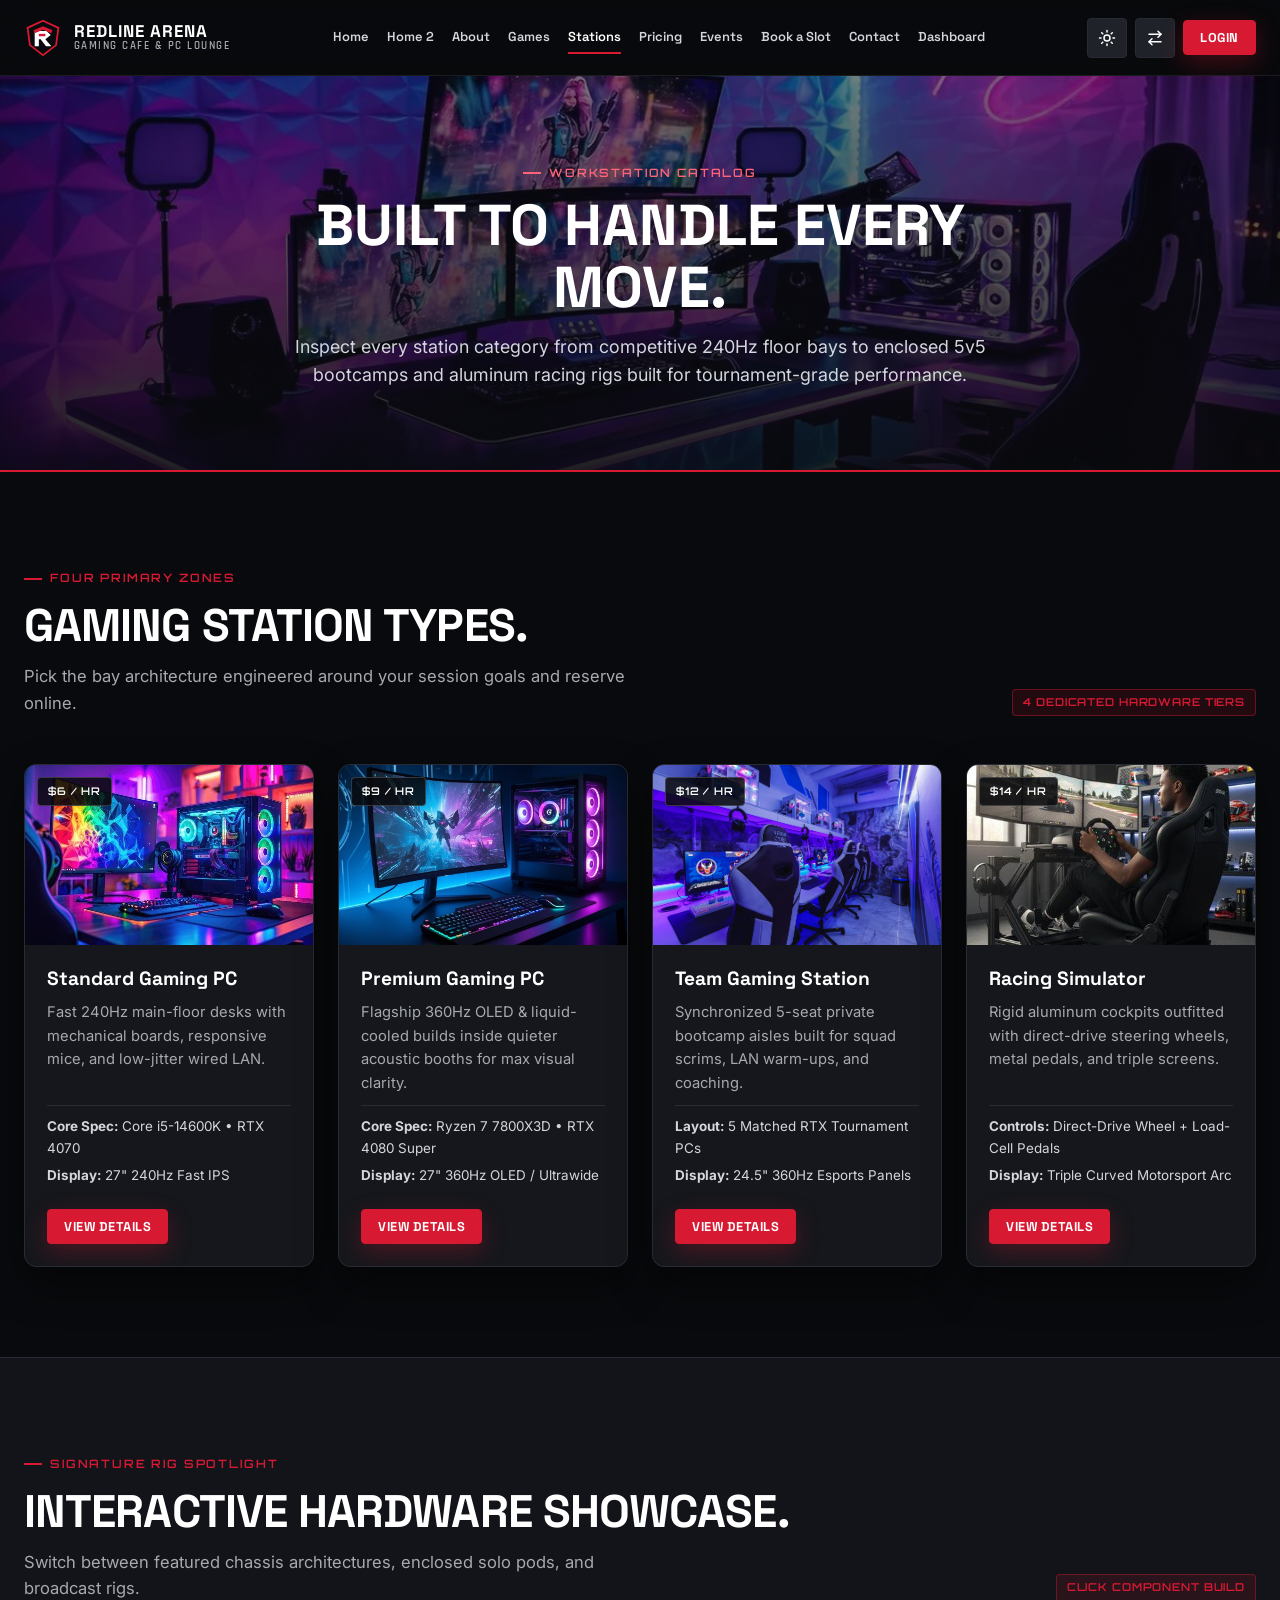
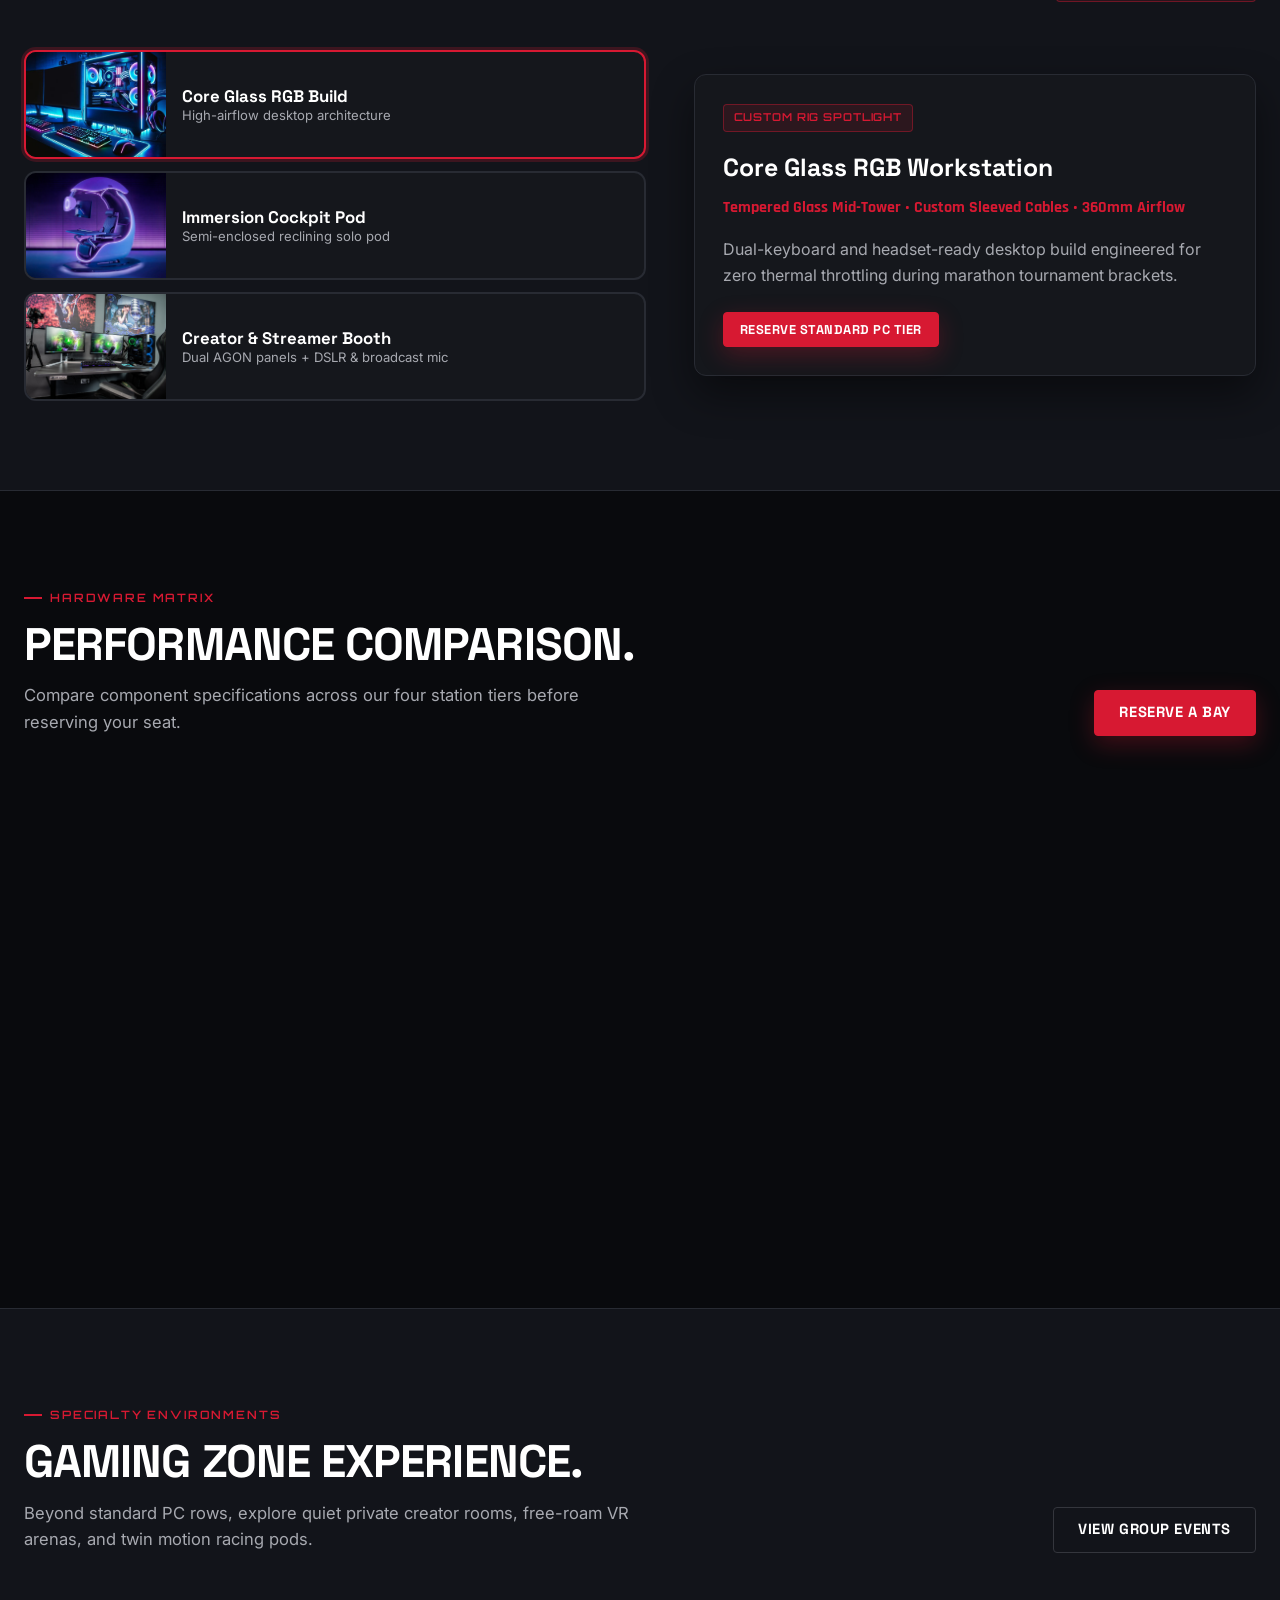
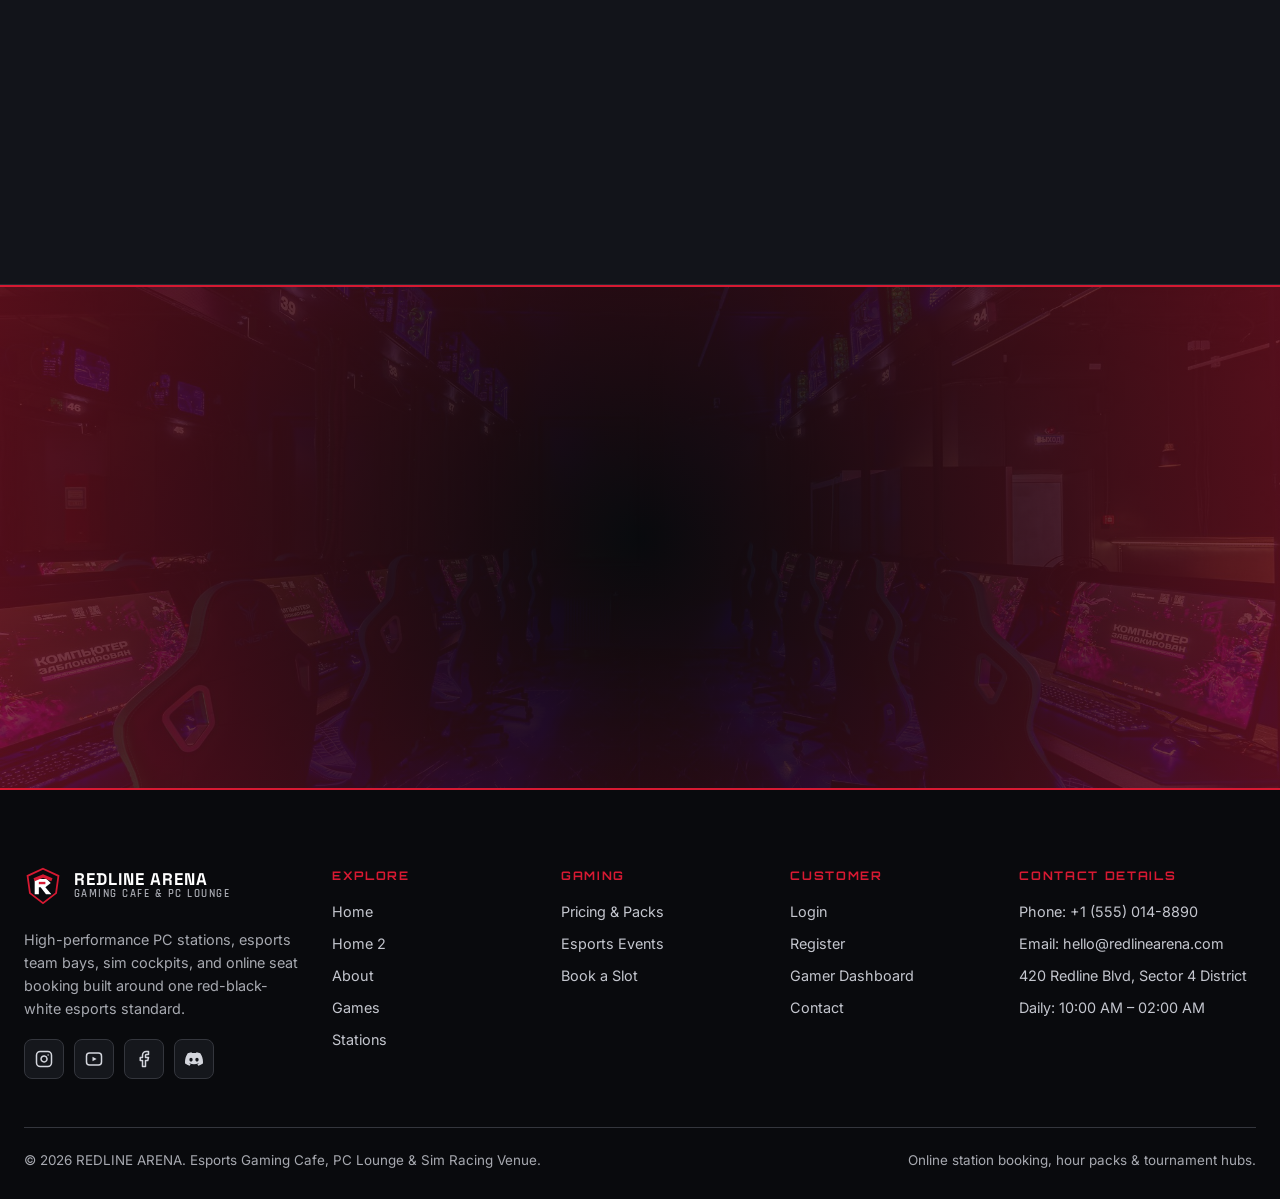
<file: stations.html>
<!DOCTYPE html>
<html lang="en" data-theme="dark">
<head>
  <meta charset="UTF-8">
  <meta name="viewport" content="width=device-width, initial-scale=1.0">
  <title>Gaming Stations | REDLINE ARENA — PC Specs, VIP Pods &amp; Sim Cockpits</title>
  <meta name="description" content="Explore REDLINE ARENA station categories: Standard PCs, Premium RTX Liquid-Cooled Builds, 5v5 Team Bootcamps, VR Arenas, and F1/GT Racing Simulators.">
  <meta property="og:title" content="REDLINE ARENA Gaming Stations &amp; Hardware">
  <meta property="og:description" content="Built to handle every move. Inspect workstation specs, compare station tiers, and book your setup.">
  <meta property="og:type" content="website">
  <link rel="icon" type="image/svg+xml" href="assets/icons/favicon.svg">
  <link rel="preconnect" href="https://fonts.googleapis.com">
  <link rel="preconnect" href="https://fonts.gstatic.com" crossorigin>
  <link href="https://fonts.googleapis.com/css2?family=Inter:wght@400;500;600;700&family=Orbitron:wght@600;700&family=Rajdhani:wght@600;700&family=Space+Grotesk:wght@500;600;700&display=swap" rel="stylesheet">
  <script>try{document.documentElement.setAttribute('data-theme',localStorage.getItem('redline_theme')||'dark');document.documentElement.setAttribute('dir',localStorage.getItem('redline_dir')||'ltr');}catch(e){}</script>
  <link rel="stylesheet" href="assets/css/style.css">
</head>
<body>
  <a href="#main-content" class="skip-link">Skip to main content</a>

  <header class="site-header">
    <div class="container navbar-inner">
      <a href="index.html" class="brand-lockup" aria-label="REDLINE ARENA Home">
        <svg class="brand-mark" viewBox="0 0 64 64" width="38" height="38" aria-hidden="true">
          <polygon points="32,3 58,15 54,44 32,61 10,44 6,15" fill="#090A0D" stroke="#D71932" stroke-width="3"/>
          <polygon points="18,20 38,20 45,27 36,34 46,46 37,46 28,34 25,34 25,46 18,46" fill="#FFFFFF"/>
          <polygon points="32,12 48,19 46,24 32,18 18,24 16,19" fill="#D71932"/>
          <rect x="25" y="25" width="11" height="4" fill="#D71932"/>
        </svg>
        <span class="brand-text">
          <span class="brand-name">REDLINE ARENA</span>
          <span class="brand-sub">GAMING CAFE &amp; PC LOUNGE</span>
        </span>
      </a>
      <nav class="nav-links" aria-label="Main navigation">
        <a href="index.html" class="nav-link">Home</a>
        <a href="home-2.html" class="nav-link">Home 2</a>
        <a href="about.html" class="nav-link">About</a>
        <a href="games.html" class="nav-link">Games</a>
        <a href="stations.html" class="nav-link">Stations</a>
        <a href="pricing.html" class="nav-link">Pricing</a>
        <a href="events.html" class="nav-link">Events</a>
        <a href="booking.html" class="nav-link">Book a Slot</a>
        <a href="contact.html" class="nav-link">Contact</a>
        <a href="dashboard.html" class="nav-link">Dashboard</a>
      </nav>
      <div class="nav-actions">
        <button type="button" class="icon-btn" data-theme-toggle aria-label="Toggle color theme" aria-pressed="false" title="Switch Light / Dark Mode">
          <svg class="theme-icon-sun" viewBox="0 0 24 24" fill="none" stroke="currentColor" stroke-width="2" stroke-linecap="round" stroke-linejoin="round" aria-hidden="true"><circle cx="12" cy="12" r="4"/><path d="M12 2v2M12 20v2M4.93 4.93l1.41 1.41M17.66 17.66l1.41 1.41M2 12h2M20 12h2M6.34 17.66l-1.41 1.41M19.07 4.93l-1.41 1.41"/></svg>
          <svg class="theme-icon-moon" viewBox="0 0 24 24" fill="none" stroke="currentColor" stroke-width="2" stroke-linecap="round" stroke-linejoin="round" aria-hidden="true"><path d="M12 3a6 6 0 0 0 9 9 9 9 0 1 1-9-9Z"/></svg>
        </button>
        <button type="button" class="icon-btn" data-rtl-toggle aria-label="Toggle RTL direction" aria-pressed="false" title="Switch LTR / RTL Direction">
          <svg width="18" height="18" viewBox="0 0 24 24" fill="none" stroke="currentColor" stroke-width="2" stroke-linecap="round" stroke-linejoin="round" aria-hidden="true"><path d="m16 3 4 4-4 4"/><path d="M4 7h16"/><path d="m8 21-4-4 4-4"/><path d="M20 17H4"/></svg>
        </button>
        <a href="login.html" class="btn btn-primary btn-sm nav-login-cta">Login</a>
        <button type="button" class="hamburger-btn" id="drawerOpenBtn" aria-label="Open navigation menu" aria-controls="mobileDrawer" aria-expanded="false">
          <svg width="22" height="22" viewBox="0 0 24 24" fill="none" stroke="currentColor" stroke-width="2.2" stroke-linecap="round" aria-hidden="true"><path d="M3 6h18M3 12h18M3 18h18"/></svg>
        </button>
      </div>
    </div>
  </header>

  <div class="drawer-backdrop" id="drawerBackdrop"></div>
  <aside class="mobile-drawer" id="mobileDrawer" aria-hidden="true" aria-label="Mobile Navigation Drawer">
    <div class="drawer-header">
      <a href="index.html" class="brand-lockup">
        <svg class="brand-mark" viewBox="0 0 64 64" width="34" height="34" aria-hidden="true">
          <polygon points="32,3 58,15 54,44 32,61 10,44 6,15" fill="#090A0D" stroke="#D71932" stroke-width="3"/>
          <polygon points="18,20 38,20 45,27 36,34 46,46 37,46 28,34 25,34 25,46 18,46" fill="#FFFFFF"/>
          <polygon points="32,12 48,19 46,24 32,18 18,24 16,19" fill="#D71932"/>
          <rect x="25" y="25" width="11" height="4" fill="#D71932"/>
        </svg>
        <span class="brand-text">
          <span class="brand-name">REDLINE ARENA</span>
          <span class="brand-sub">GAMING LOUNGE</span>
        </span>
      </a>
      <button type="button" class="drawer-close" id="drawerCloseBtn" aria-label="Close navigation menu">&times;</button>
    </div>
    <nav class="drawer-nav" aria-label="Drawer Links">
      <a href="index.html" class="drawer-link">Home</a>
      <a href="home-2.html" class="drawer-link">Home 2</a>
      <a href="about.html" class="drawer-link">About</a>
      <a href="games.html" class="drawer-link">Games</a>
      <a href="stations.html" class="drawer-link">Stations</a>
      <a href="pricing.html" class="drawer-link">Pricing</a>
      <a href="events.html" class="drawer-link">Events</a>
      <a href="booking.html" class="drawer-link">Book a Slot</a>
      <a href="contact.html" class="drawer-link">Contact</a>
      <a href="dashboard.html" class="drawer-link">Dashboard</a>
    </nav>
    <div class="drawer-footer">
      <div class="drawer-icon-row">
        <button type="button" class="icon-btn drawer-icon-btn" data-theme-toggle aria-label="Toggle color theme" aria-pressed="false" title="Switch Light / Dark Mode">
          <svg class="theme-icon-sun" viewBox="0 0 24 24" fill="none" stroke="currentColor" stroke-width="2" stroke-linecap="round" stroke-linejoin="round" aria-hidden="true"><circle cx="12" cy="12" r="4"/><path d="M12 2v2M12 20v2M4.93 4.93l1.41 1.41M17.66 17.66l1.41 1.41M2 12h2M20 12h2M6.34 17.66l-1.41 1.41M19.07 4.93l-1.41 1.41"/></svg>
          <svg class="theme-icon-moon" viewBox="0 0 24 24" fill="none" stroke="currentColor" stroke-width="2" stroke-linecap="round" stroke-linejoin="round" aria-hidden="true"><path d="M12 3a6 6 0 0 0 9 9 9 9 0 1 1-9-9Z"/></svg>
        </button>
        <button type="button" class="icon-btn drawer-icon-btn" data-rtl-toggle aria-label="Toggle RTL direction" aria-pressed="false" title="Switch LTR / RTL Direction">
          <svg width="18" height="18" viewBox="0 0 24 24" fill="none" stroke="currentColor" stroke-width="2" stroke-linecap="round" stroke-linejoin="round" aria-hidden="true"><path d="m16 3 4 4-4 4"/><path d="M4 7h16"/><path d="m8 21-4-4 4-4"/><path d="M20 17H4"/></svg>
        </button>
      </div>
      <a href="login.html" class="btn btn-primary btn-sm drawer-login-cta">Login</a>
    </div>
  </aside>

  <main id="main-content">
    <!-- SECTION 01: STATION HERO -->
    <section class="page-hero">
      <img src="images/image-79.png" alt="VIP triple-monitor stacked gaming and broadcast studio suite with acoustic walls" class="page-hero-bg" width="1200" height="800">
      <div class="page-hero-scrim" aria-hidden="true"></div>
      <div class="container">
        <div class="page-hero-inner reveal">
          <span class="eyebrow">Workstation Catalog</span>
          <h1 class="page-hero-title">BUILT TO HANDLE EVERY MOVE.</h1>
          <p class="page-hero-lead">Inspect every station category from competitive 240Hz floor bays to enclosed 5v5 bootcamps and aluminum racing rigs built for tournament-grade performance.</p>
        </div>
      </div>
    </section>

    <!-- SECTION 02: GAMING STATION TYPES (4 STATION CARDS — CARD SECTION #1) -->
    <section class="section">
      <div class="container">
        <div class="section-header">
          <div>
            <span class="eyebrow">Four Primary Zones</span>
            <h2 class="section-title">GAMING STATION TYPES.</h2>
            <p class="section-lead">Pick the bay architecture engineered around your session goals and reserve online.</p>
          </div>
          <span class="demo-badge">4 Dedicated Hardware Tiers</span>
        </div>

        <div class="grid-4">
          <article class="card reveal">
            <div class="card-media">
              <img src="images/image-50.png" alt="Standard neon RGB gaming station with triple-fan tempered glass tower and widescreen monitor" loading="lazy" width="573" height="360">
              <span class="card-badge">$6 / hr</span>
            </div>
            <div class="card-body">
              <h3 class="card-title">Standard Gaming PC</h3>
              <p class="card-desc">Fast 240Hz main-floor desks with mechanical boards, responsive mice, and low-jitter wired LAN.</p>
              <div class="card-meta-list">
                <div><strong>Core Spec:</strong> Core i5-14600K &bull; RTX 4070</div>
                <div><strong>Display:</strong> 27" 240Hz Fast IPS</div>
              </div>
              <div class="card-actions">
                <button type="button" class="btn btn-primary btn-sm" data-station-modal="standard">View Details</button>
              </div>
            </div>
          </article>

          <article class="card reveal">
            <div class="card-media">
              <img src="images/image-80.png" alt="Premium glass AIO liquid-cooled PC rig beside curved monitor against neon circuit wall" loading="lazy" width="1024" height="1024">
              <span class="card-badge">$9 / hr</span>
            </div>
            <div class="card-body">
              <h3 class="card-title">Premium Gaming PC</h3>
              <p class="card-desc">Flagship 360Hz OLED &amp; liquid-cooled builds inside quieter acoustic booths for max visual clarity.</p>
              <div class="card-meta-list">
                <div><strong>Core Spec:</strong> Ryzen 7 7800X3D &bull; RTX 4080 Super</div>
                <div><strong>Display:</strong> 27" 360Hz OLED / Ultrawide</div>
              </div>
              <div class="card-actions">
                <button type="button" class="btn btn-primary btn-sm" data-station-modal="premium">View Details</button>
              </div>
            </div>
          </article>

          <article class="card reveal">
            <div class="card-media">
              <img src="images/image-25.png" alt="Five-seat marble-walled team bootcamp gaming room with GeForce RTX overhead rigs" loading="lazy" width="5160" height="3440">
              <span class="card-badge">$12 / hr</span>
            </div>
            <div class="card-body">
              <h3 class="card-title">Team Gaming Station</h3>
              <p class="card-desc">Synchronized 5-seat private bootcamp aisles built for squad scrims, LAN warm-ups, and coaching.</p>
              <div class="card-meta-list">
                <div><strong>Layout:</strong> 5 Matched RTX Tournament PCs</div>
                <div><strong>Display:</strong> 24.5" 360Hz Esports Panels</div>
              </div>
              <div class="card-actions">
                <button type="button" class="btn btn-primary btn-sm" data-station-modal="team">View Details</button>
              </div>
            </div>
          </article>

          <article class="card reveal">
            <div class="card-media">
              <img src="images/image-102.png" alt="Sim racer driving triple-monitor F1 open-wheel track inside aluminum bucket-seat cockpit" loading="lazy" width="416" height="416">
              <span class="card-badge">$14 / hr</span>
            </div>
            <div class="card-body">
              <h3 class="card-title">Racing Simulator</h3>
              <p class="card-desc">Rigid aluminum cockpits outfitted with direct-drive steering wheels, metal pedals, and triple screens.</p>
              <div class="card-meta-list">
                <div><strong>Controls:</strong> Direct-Drive Wheel + Load-Cell Pedals</div>
                <div><strong>Display:</strong> Triple Curved Motorsport Arc</div>
              </div>
              <div class="card-actions">
                <button type="button" class="btn btn-primary btn-sm" data-station-modal="racing">View Details</button>
              </div>
            </div>
          </article>
        </div>
      </div>
    </section>

    <!-- SECTION 03: INTERACTIVE HARDWARE SHOWCASE -->
    <section class="section section-alt" id="stationsHwShowcase">
      <div class="container">
        <div class="section-header">
          <div>
            <span class="eyebrow">Signature Rig Spotlight</span>
            <h2 class="section-title">INTERACTIVE HARDWARE SHOWCASE.</h2>
            <p class="section-lead">Switch between featured chassis architectures, enclosed solo pods, and broadcast rigs.</p>
          </div>
          <span class="demo-badge">Click Component Build</span>
        </div>

        <div class="hotspot-layout">
          <div class="reveal" style="display:grid;gap:12px;">
            <button type="button" class="zone-option active" data-station-hw="rig" style="display:grid;grid-template-columns:140px 1fr;align-items:center;">
              <img src="images/image-86.png" alt="Core glass RGB workstation build in cyan and magenta illumination" loading="lazy" width="700" height="700" style="height:100%;aspect-ratio:4/3;">
              <div class="zone-option-body">
                <strong style="font-family:var(--font-display);font-size:1.05rem;">Core Glass RGB Build</strong>
                <div class="text-muted" style="font-size:0.82rem;">High-airflow desktop architecture</div>
              </div>
            </button>
            <button type="button" class="zone-option" data-station-hw="pod" style="display:grid;grid-template-columns:140px 1fr;align-items:center;">
              <img src="images/image-89.png" alt="Cooler Master ORB X futuristic semi-enclosed motorized VIP gaming pod" loading="lazy" width="1280" height="850" style="height:100%;aspect-ratio:4/3;">
              <div class="zone-option-body">
                <strong style="font-family:var(--font-display);font-size:1.05rem;">Immersion Cockpit Pod</strong>
                <div class="text-muted" style="font-size:0.82rem;">Semi-enclosed reclining solo pod</div>
              </div>
            </button>
            <button type="button" class="zone-option" data-station-hw="creator" style="display:grid;grid-template-columns:140px 1fr;align-items:center;">
              <img src="images/image-5.png" alt="Dual AGON monitor streaming booth with DSLR camera, condenser mic, and tournament prints" loading="lazy" width="5154" height="3440" style="height:100%;aspect-ratio:4/3;">
              <div class="zone-option-body">
                <strong style="font-family:var(--font-display);font-size:1.05rem;">Creator &amp; Streamer Booth</strong>
                <div class="text-muted" style="font-size:0.82rem;">Dual AGON panels + DSLR &amp; broadcast mic</div>
              </div>
            </button>
          </div>

          <div class="hotspot-panel reveal">
            <span class="demo-badge">Custom Rig Spotlight</span>
            <h3 id="stHwTitle" class="mt-2" style="font-family:var(--font-display);font-size:1.55rem;">Core Glass RGB Workstation</h3>
            <p id="stHwSpec" class="mt-1" style="font-family:var(--font-tech);font-weight:700;color:var(--red);">Tempered Glass Mid-Tower &bull; Custom Sleeved Cables &bull; 360mm Airflow</p>
            <p id="stHwDesc" class="text-muted mt-2">Dual-keyboard and headset-ready desktop build engineered for zero thermal throttling during marathon tournament brackets.</p>
            <div class="mt-3">
              <a id="stHwBookBtn" href="booking.html?zone=standard" class="btn btn-primary btn-sm">Reserve Standard PC Tier</a>
            </div>
          </div>
        </div>
      </div>
    </section>

    <!-- SECTION 04: PERFORMANCE COMPARISON TABLE (NON-CARD) -->
    <section class="section">
      <div class="container">
        <div class="section-header">
          <div>
            <span class="eyebrow">Hardware Matrix</span>
            <h2 class="section-title">PERFORMANCE COMPARISON.</h2>
            <p class="section-lead">Compare component specifications across our four station tiers before reserving your seat.</p>
          </div>
          <a href="booking.html" class="btn btn-primary">RESERVE A BAY</a>
        </div>

        <div class="table-wrap reveal">
          <table class="data-table">
            <thead>
              <tr>
                <th>Station Tier</th>
                <th>Processor</th>
                <th>GPU</th>
                <th>Memory</th>
                <th>Monitor &amp; Refresh</th>
                <th>Peripherals</th>
              </tr>
            </thead>
            <tbody>
              <tr>
                <td><strong>Standard Gaming PC</strong></td>
                <td>Core i5-14600K</td>
                <td>GeForce RTX 4070</td>
                <td>32GB DDR5</td>
                <td>27" 240Hz Fast IPS</td>
                <td>Mechanical TKL + Wired/Wireless Mouse + Headset</td>
              </tr>
              <tr>
                <td><strong>Premium Gaming PC</strong></td>
                <td>Ryzen 7 7800X3D</td>
                <td>GeForce RTX 4080 Super</td>
                <td>32GB DDR5-6000</td>
                <td>27" 360Hz OLED / Curved</td>
                <td>Optical Pro Keyboard + Sub-60g Wireless + Studio Audio</td>
              </tr>
              <tr>
                <td><strong>Team Bootcamp (5x)</strong></td>
                <td>Ryzen 7 / Core i7</td>
                <td>GeForce RTX 4080 Class</td>
                <td>32GB DDR5</td>
                <td>24.5" 360Hz Tournament</td>
                <td>Synchronized LAN Switch + Noise-Isolated Comms</td>
              </tr>
              <tr>
                <td><strong>Creator / Streamer Pod</strong></td>
                <td>Core i9 / Ryzen 9</td>
                <td>GeForce RTX 4080 Super</td>
                <td>64GB DDR5</td>
                <td>Dual 27" + Overhead Capture</td>
                <td>Boom Condenser Mic + DSLR / Key Light + Deck</td>
              </tr>
              <tr>
                <td><strong>Racing Simulator</strong></td>
                <td>Ryzen 7 7800X3D</td>
                <td>GeForce RTX 4080 Super</td>
                <td>32GB DDR5</td>
                <td>Triple Curved / 49" Horizon</td>
                <td>Direct-Drive Servo Wheel + Load-Cell 3-Pedal + Shifter</td>
              </tr>
            </tbody>
          </table>
        </div>
      </div>
    </section>

    <!-- SECTION 05: GAMING ZONE EXPERIENCE (4-PHOTO NON-CARD SPECIALTY SHOWCASE) -->
    <section class="section section-alt">
      <div class="container">
        <div class="section-header">
          <div>
            <span class="eyebrow">Specialty Environments</span>
            <h2 class="section-title">GAMING ZONE EXPERIENCE.</h2>
            <p class="section-lead">Beyond standard PC rows, explore quiet private creator rooms, free-roam VR arenas, and twin motion racing pods.</p>
          </div>
          <a href="events.html" class="btn btn-secondary">VIEW GROUP EVENTS</a>
        </div>

        <div class="photo-mosaic-4">
          <figure class="mosaic-tile reveal">
            <img src="images/image-87.png" alt="L-shaped private wooden desk VIP streamer studio with triple monitor arc and Razer chair" loading="lazy" width="640" height="426">
            <figcaption class="mosaic-caption">Private L-Desk Triple-Monitor Studio</figcaption>
          </figure>
          <figure class="mosaic-tile reveal">
            <img src="images/image-95.png" alt="Smiling player wearing HTC Vive VR headset with motion controllers inside dark booth" loading="lazy" width="1800" height="1200">
            <figcaption class="mosaic-caption">Dedicated Solo &amp; Duo VR Booths</figcaption>
          </figure>
          <figure class="mosaic-tile reveal">
            <img src="images/image-108.png" alt="Two white futuristic VR motion-simulator racing kart cockpits flanked by operator kiosks" loading="lazy" width="1920" height="1080">
            <figcaption class="mosaic-caption">Twin VR Motion Kart Simulators</figcaption>
          </figure>
          <figure class="mosaic-tile reveal">
            <img src="images/image-97.png" alt="Focused gamer wearing VR headset and chest tracking pack holding ring controllers" loading="lazy" width="5000" height="3333">
            <figcaption class="mosaic-caption">Tracked Free-Roam VR Playfield</figcaption>
          </figure>
        </div>
      </div>
    </section>

    <!-- SECTION 06: BOOK YOUR STATION CTA -->
    <section class="cta-banner">
      <img src="images/image-34.png" alt="Symmetrical marble-floor esports arena aisle with numbered GeForce RTX overhead bays 31 through 46" class="cta-banner-bg" loading="lazy" width="2048" height="1365">
      <div class="cta-banner-scrim" aria-hidden="true"></div>
      <div class="container">
        <div class="cta-banner-inner reveal">
          <span class="eyebrow">Interactive Floor Selector</span>
          <h2 class="page-hero-title">YOUR PERFECT GAMING SETUP IS WAITING.</h2>
          <p class="page-hero-lead">Select your preferred zone, claim a numbered PC bay, and lock in your session window online.</p>
          <div class="mt-3" style="display:flex;flex-wrap:wrap;gap:14px;">
            <a href="booking.html" class="btn btn-primary">CHOOSE YOUR STATION</a>
            <a href="pricing.html" class="btn btn-outline-light">COMPARE HOUR PACKS</a>
          </div>
        </div>
      </div>
    </section>
  </main>

  <footer class="site-footer">
    <div class="container">
      <div class="footer-grid">
        <div>
          <a href="index.html" class="brand-lockup">
            <svg class="brand-mark" viewBox="0 0 64 64" width="38" height="38" aria-hidden="true">
              <polygon points="32,3 58,15 54,44 32,61 10,44 6,15" fill="#090A0D" stroke="#D71932" stroke-width="3"/>
              <polygon points="18,20 38,20 45,27 36,34 46,46 37,46 28,34 25,34 25,46 18,46" fill="#FFFFFF"/>
              <polygon points="32,12 48,19 46,24 32,18 18,24 16,19" fill="#D71932"/>
              <rect x="25" y="25" width="11" height="4" fill="#D71932"/>
            </svg>
            <span class="brand-text">
              <span class="brand-name">REDLINE ARENA</span>
              <span class="brand-sub">GAMING CAFE &amp; PC LOUNGE</span>
            </span>
          </a>
          <p class="mt-2 footer-desc">High-performance PC stations, esports team bays, sim cockpits, and online seat booking built around one red-black-white esports standard.</p>
          <div class="footer-social">
            <a href="#social-instagram" class="social-pill social-icon-btn" aria-label="Instagram" title="Instagram">
              <svg viewBox="0 0 24 24" width="18" height="18" fill="none" stroke="currentColor" stroke-width="2" stroke-linecap="round" stroke-linejoin="round" aria-hidden="true"><rect x="2" y="2" width="20" height="20" rx="5" ry="5"/><path d="M16 11.37A4 4 0 1 1 12.63 8 4 4 0 0 1 16 11.37z"/><line x1="17.5" y1="6.5" x2="17.51" y2="6.5"/></svg>
            </a>
            <a href="#social-youtube" class="social-pill social-icon-btn" aria-label="YouTube" title="YouTube">
              <svg viewBox="0 0 24 24" width="18" height="18" fill="none" stroke="currentColor" stroke-width="2" stroke-linecap="round" stroke-linejoin="round" aria-hidden="true"><rect x="2" y="4" width="20" height="16" rx="4"/><polygon points="10,9 15.5,12 10,15" fill="currentColor" stroke="none"/></svg>
            </a>
            <a href="#social-facebook" class="social-pill social-icon-btn" aria-label="Facebook" title="Facebook">
              <svg viewBox="0 0 24 24" width="18" height="18" fill="none" stroke="currentColor" stroke-width="2" stroke-linecap="round" stroke-linejoin="round" aria-hidden="true"><path d="M18 2h-3a5 5 0 0 0-5 5v3H7v4h3v8h4v-8h3l1-4h-4V7a1 1 0 0 1 1-1h3z"/></svg>
            </a>
            <a href="#social-discord" class="social-pill social-icon-btn" aria-label="Discord" title="Discord">
              <svg viewBox="0 0 24 24" width="18" height="18" fill="currentColor" aria-hidden="true"><path d="M20.317 4.37a19.79 19.79 0 0 0-4.885-1.515.074.074 0 0 0-.079.037c-.21.375-.444.864-.608 1.25a18.27 18.27 0 0 0-5.487 0 12.64 12.64 0 0 0-.617-1.25.077.077 0 0 0-.079-.037A19.736 19.736 0 0 0 3.677 4.37a.07.07 0 0 0-.032.027C.533 9.046-.32 13.58.099 18.057a.082.082 0 0 0 .031.057 19.9 19.9 0 0 0 5.993 3.03.078.078 0 0 0 .084-.028c.462-.63.874-1.295 1.226-1.994.021-.041.001-.09-.041-.106a13.107 13.107 0 0 1-1.872-.892.077.077 0 0 1-.008-.128 10.2 10.2 0 0 0 .372-.292.074.074 0 0 1 .077-.01c3.928 1.793 8.18 1.793 12.062 0a.074.074 0 0 1 .078.01c.12.098.246.198.373.292a.077.077 0 0 1-.006.127 12.299 12.299 0 0 1-1.873.892.077.077 0 0 0-.041.107c.36.698.772 1.362 1.225 1.993a.076.076 0 0 0 .084.028 19.839 19.839 0 0 0 6.002-3.03.077.077 0 0 0 .032-.054c.5-5.177-.838-9.674-3.549-13.66a.061.061 0 0 0-.031-.028zM8.02 15.33c-1.183 0-2.157-1.085-2.157-2.419 0-1.333.956-2.419 2.157-2.419 1.21 0 2.176 1.096 2.157 2.42 0 1.333-.956 2.418-2.157 2.418zm7.975 0c-1.183 0-2.157-1.085-2.157-2.419 0-1.333.955-2.419 2.157-2.419 1.21 0 2.176 1.096 2.157 2.42 0 1.333-.946 2.418-2.157 2.418z"/></svg>
            </a>
          </div>
        </div>
        <div>
          <h3 class="footer-heading">Explore</h3>
          <ul class="footer-links">
            <li><a href="index.html">Home</a></li>
            <li><a href="home-2.html">Home 2</a></li>
            <li><a href="about.html">About</a></li>
            <li><a href="games.html">Games</a></li>
            <li><a href="stations.html">Stations</a></li>
          </ul>
        </div>
        <div>
          <h3 class="footer-heading">Gaming</h3>
          <ul class="footer-links">
            <li><a href="pricing.html">Pricing &amp; Packs</a></li>
            <li><a href="events.html">Esports Events</a></li>
            <li><a href="booking.html">Book a Slot</a></li>
          </ul>
        </div>
        <div>
          <h3 class="footer-heading">Customer</h3>
          <ul class="footer-links">
            <li><a href="login.html">Login</a></li>
            <li><a href="register.html">Register</a></li>
            <li><a href="dashboard.html">Gamer Dashboard</a></li>
            <li><a href="contact.html">Contact</a></li>
          </ul>
        </div>
        <div>
          <h3 class="footer-heading">Contact Details</h3>
          <ul class="footer-links">
            <li>Phone: +1 (555) 014-8890</li>
            <li>Email: hello@redlinearena.com</li>
            <li>420 Redline Blvd, Sector 4 District</li>
            <li>Daily: 10:00 AM – 02:00 AM</li>
          </ul>
        </div>
      </div>
      <div class="footer-bottom">
        <span>&copy; 2026 REDLINE ARENA. Esports Gaming Cafe, PC Lounge &amp; Sim Racing Venue.</span>
        <span>Online station booking, hour packs &amp; tournament hubs.</span>
      </div>
    </div>
  </footer>

  <script src="assets/js/main.js"></script>
</body>
</html>
</file>
<file: assets/css/style.css>
/* ==========================================================================
   REDLINE ARENA — GLOBAL DESIGN SYSTEM & MULTI-PAGE STYLESHEET
   Brand Palette: Deep Esports Red (#D71932) | Pure Black (#090A0D) | White (#FFFFFF)
   Zero External CSS Frameworks • Full Light & Dark Modes • 320px–1920px Responsive
   ========================================================================== */

:root {
  /* Core Brand Tokens */
  --red: #D71932;
  --red-hover: #B81329;
  --red-muted: #8E1426;
  --red-soft: rgba(215, 25, 50, 0.14);
  --black: #090A0D;
  --charcoal: #15171C;
  --surface-deep: #202229;
  --white: #FFFFFF;
  --light-surface: #F4F4F5;
  --grey-soft: #A7A9B0;
  --border-grey: #34363D;

  /* Spacing Scale (8px system) */
  --sp-1: 8px;
  --sp-2: 16px;
  --sp-3: 24px;
  --sp-4: 32px;
  --sp-6: 48px;
  --sp-8: 64px;
  --sp-10: 80px;
  --sp-12: 96px;
  --sp-15: 120px;

  /* Radii & Shadows */
  --radius-xs: 4px;
  --radius-sm: 8px;
  --radius-md: 12px;
  --radius-lg: 18px;
  --radius-pill: 999px;

  /* Typography */
  --font-display: 'Space Grotesk', system-ui, -apple-system, sans-serif;
  --font-tech: 'Rajdhani', 'Space Grotesk', sans-serif;
  --font-hud: 'Orbitron', 'Rajdhani', sans-serif;
  --font-body: 'Inter', system-ui, -apple-system, sans-serif;

  /* Motion */
  --ease-out: cubic-bezier(0.22, 1, 0.36, 1);
  --t-fast: 180ms;
  --t-med: 320ms;
  --t-slow: 560ms;

  /* Layout */
  --nav-height: 76px;
  --container-max: 1320px;
}

/* Dark Mode Theme (Default Esports Atmosphere) */
:root,
[data-theme="dark"] {
  color-scheme: dark;
  --bg-page: #090A0D;
  --bg-alt: #12141A;
  --bg-surface: #15171C;
  --bg-elevated: #202229;
  --bg-card: #15171C;
  --bg-input: #0F1116;
  --text-primary: #FFFFFF;
  --text-secondary: #D4D6DD;
  --text-muted: #A7A9B0;
  --border-subtle: #282B33;
  --border-strong: #34363D;
  --nav-bg: rgba(9, 10, 13, 0.92);
  --nav-border: rgba(255, 255, 255, 0.08);
  --table-stripe: rgba(255, 255, 255, 0.03);
  --shadow-card: 0 18px 42px rgba(0, 0, 0, 0.45);
  --shadow-elevated: 0 24px 60px rgba(0, 0, 0, 0.6);
  --overlay-glass: rgba(21, 23, 28, 0.78);
}

/* Light Mode Theme (Clean Crisp High-Contrast Surface) */
[data-theme="light"] {
  color-scheme: light;
  --bg-page: #FFFFFF;
  --bg-alt: #F4F4F5;
  --bg-surface: #FFFFFF;
  --bg-elevated: #F4F4F5;
  --bg-card: #FFFFFF;
  --bg-input: #FFFFFF;
  --text-primary: #090A0D;
  --text-secondary: #2A2D36;
  --text-muted: #5B5E6B;
  --border-subtle: #E2E4EA;
  --border-strong: #C9CCD6;
  --nav-bg: rgba(255, 255, 255, 0.94);
  --nav-border: rgba(9, 10, 13, 0.09);
  --table-stripe: #F9F9FB;
  --shadow-card: 0 12px 30px rgba(9, 10, 13, 0.06);
  --shadow-elevated: 0 20px 50px rgba(9, 10, 13, 0.11);
  --overlay-glass: rgba(255, 255, 255, 0.88);
}

/* ==========================================================================
   BASE & RESET
   ========================================================================== */
*,
*::before,
*::after {
  box-sizing: border-box;
}

html {
  scroll-behavior: smooth;
  font-size: 16px;
  -webkit-text-size-adjust: 100%;
}

body {
  margin: 0;
  font-family: var(--font-body);
  font-size: 1rem;
  line-height: 1.6;
  background-color: var(--bg-page);
  color: var(--text-primary);
  transition: background-color var(--t-med) var(--ease-out), color var(--t-med) var(--ease-out);
}

img {
  display: block;
  max-width: 100%;
  height: auto;
}

a {
  color: inherit;
  text-decoration: none;
}

button,
input,
select,
textarea {
  font-family: inherit;
  font-size: inherit;
  color: inherit;
}

button {
  cursor: pointer;
}

ul,
ol {
  margin: 0;
  padding: 0;
  list-style: none;
}

h1, h2, h3, h4, h5, h6, p {
  margin: 0;
}

:focus-visible {
  outline: 2px solid var(--red);
  outline-offset: 3px;
}

.sr-only {
  position: absolute;
  width: 1px;
  height: 1px;
  padding: 0;
  margin: -1px;
  overflow: hidden;
  clip: rect(0, 0, 0, 0);
  white-space: nowrap;
  border: 0;
}

/* Skip Link */
.skip-link {
  position: fixed;
  top: -100px;
  left: 16px;
  z-index: 9999;
  background: var(--red);
  color: var(--white);
  padding: 10px 18px;
  border-radius: var(--radius-xs);
  font-weight: 600;
  transition: top var(--t-fast);
}
.skip-link:focus {
  top: 16px;
}

/* ==========================================================================
   CONTAINER & SECTION ALIGNMENT SYSTEM
   ========================================================================== */
.container {
  width: min(100% - 48px, var(--container-max));
  margin-inline: auto;
}

@media (max-width: 640px) {
  .container {
    width: calc(100% - 32px);
  }
}

.section {
  padding-block: clamp(56px, 7vw, 104px);
  position: relative;
}

.section-alt {
  background-color: var(--bg-alt);
  border-top: 1px solid var(--border-subtle);
  border-bottom: 1px solid var(--border-subtle);
}

.section-dark-force {
  background-color: var(--black);
  color: var(--white);
}

.section-header {
  display: flex;
  flex-wrap: wrap;
  align-items: flex-end;
  justify-content: space-between;
  gap: var(--sp-3);
  margin-bottom: var(--sp-6);
}

.section-header.centered {
  flex-direction: column;
  align-items: center;
  text-align: center;
  max-width: 760px;
  margin-inline: auto;
}

.eyebrow {
  display: inline-flex;
  align-items: center;
  gap: 8px;
  font-family: var(--font-hud);
  font-size: 0.72rem;
  font-weight: 600;
  letter-spacing: 0.16em;
  text-transform: uppercase;
  color: var(--red);
  margin-bottom: 12px;
}

.eyebrow::before {
  content: "";
  width: 18px;
  height: 2px;
  background: var(--red);
  display: inline-block;
}

.section-title {
  font-family: var(--font-display);
  font-size: clamp(1.75rem, 3.6vw, 2.85rem);
  font-weight: 700;
  line-height: 1.12;
  letter-spacing: -0.02em;
  color: inherit;
}

.section-lead {
  font-size: clamp(0.98rem, 1.3vw, 1.12rem);
  color: var(--text-muted);
  max-width: 620px;
  margin-top: 12px;
}

.section-dark-force .section-lead {
  color: var(--grey-soft);
}

.page-hero .eyebrow,
.hero-cinema .eyebrow,
.cta-banner .eyebrow,
.auth-visual .eyebrow {
  color: #FF6378;
}

.page-hero .eyebrow::before,
.hero-cinema .eyebrow::before,
.cta-banner .eyebrow::before,
.auth-visual .eyebrow::before {
  background: #FF6378;
}

/* Responsive 2-column helper that stacks on narrow mobile (<480px) */
.grid-2-resp {
  display: grid;
  grid-template-columns: 1fr;
  gap: 14px;
}

@media (min-width: 480px) {
  .grid-2-resp {
    grid-template-columns: 1fr 1fr;
  }
}

/* ==========================================================================
   BUTTONS & INTERACTIVE MICRO-STATES
   ========================================================================== */
.btn {
  display: inline-flex;
  align-items: center;
  justify-content: center;
  gap: 10px;
  padding: 13px 24px;
  border-radius: var(--radius-xs);
  border: 1px solid transparent;
  font-family: var(--font-display);
  font-size: 0.92rem;
  font-weight: 700;
  letter-spacing: 0.04em;
  text-transform: uppercase;
  line-height: 1.2;
  white-space: nowrap;
  transition: transform var(--t-fast) var(--ease-out),
              background-color var(--t-fast) var(--ease-out),
              border-color var(--t-fast) var(--ease-out),
              color var(--t-fast) var(--ease-out),
              box-shadow var(--t-fast) var(--ease-out);
}

.btn:active {
  transform: translateY(1px);
}

.btn-primary {
  background-color: var(--red);
  color: var(--white);
  border-color: var(--red);
  box-shadow: 0 8px 24px rgba(215, 25, 50, 0.28);
}

.btn-primary:hover {
  background-color: var(--red-hover);
  border-color: var(--red-hover);
  transform: translateY(-2px);
  box-shadow: 0 12px 28px rgba(215, 25, 50, 0.38);
}

.btn-secondary {
  background-color: transparent;
  color: var(--text-primary);
  border-color: var(--border-strong);
}

.btn-secondary:hover {
  border-color: var(--red);
  color: var(--red);
  transform: translateY(-2px);
}

.btn-outline-light {
  background-color: rgba(9, 10, 13, 0.45);
  color: var(--white);
  border-color: rgba(255, 255, 255, 0.35);
  backdrop-filter: blur(8px);
}

.btn-outline-light:hover {
  background-color: var(--white);
  color: var(--black);
  border-color: var(--white);
  transform: translateY(-2px);
}

.btn-sm {
  padding: 9px 16px;
  font-size: 0.8rem;
}

.btn-block {
  width: 100%;
}

/* Demo Notice Badge */
.demo-badge {
  display: inline-flex;
  align-items: center;
  gap: 6px;
  padding: 4px 10px;
  border-radius: var(--radius-xs);
  border: 1px solid rgba(215, 25, 50, 0.4);
  background: rgba(215, 25, 50, 0.12);
  color: var(--red);
  font-family: var(--font-hud);
  font-size: 0.68rem;
  font-weight: 600;
  letter-spacing: 0.08em;
  text-transform: uppercase;
}

.section-dark-force .demo-badge,
.hero .demo-badge {
  background: rgba(215, 25, 50, 0.22);
  color: #FF7889;
  border-color: rgba(255, 120, 137, 0.45);
}

/* ==========================================================================
   GLOBAL STICKY NAVBAR & MOBILE/TABLET DRAWER
   ========================================================================== */
.site-header {
  position: sticky;
  top: 0;
  z-index: 900;
  height: var(--nav-height);
  background-color: var(--nav-bg);
  border-bottom: 1px solid var(--nav-border);
  backdrop-filter: blur(14px);
  -webkit-backdrop-filter: blur(14px);
  transition: background-color var(--t-med), box-shadow var(--t-med);
}

.site-header.scrolled {
  box-shadow: 0 10px 30px rgba(0, 0, 0, 0.16);
}

.navbar-inner {
  height: 100%;
  display: flex;
  align-items: center;
  justify-content: space-between;
  gap: var(--sp-2);
}

.brand-lockup {
  display: inline-flex;
  align-items: center;
  gap: 12px;
  flex-shrink: 0;
  min-width: 0;
}

.brand-mark {
  width: 38px;
  height: 38px;
  flex-shrink: 0;
}

.brand-text {
  display: flex;
  flex-direction: column;
  line-height: 1.05;
}

.brand-name {
  font-family: var(--font-display);
  font-size: 1.06rem;
  font-weight: 700;
  letter-spacing: 0.06em;
  color: var(--text-primary);
  white-space: nowrap;
}

.brand-sub {
  font-family: var(--font-tech);
  font-size: 0.66rem;
  font-weight: 600;
  letter-spacing: 0.14em;
  text-transform: uppercase;
  color: var(--text-muted);
  white-space: nowrap;
}

.nav-links {
  display: none;
  align-items: center;
  gap: 2px;
}

.nav-link {
  position: relative;
  padding: 8px 8px;
  font-family: var(--font-display);
  font-size: 0.81rem;
  font-weight: 600;
  color: var(--text-secondary);
  white-space: nowrap;
  transition: color var(--t-fast);
}

.nav-link:hover,
.nav-link.active {
  color: var(--text-primary);
}

.nav-link::after {
  content: "";
  position: absolute;
  left: 8px;
  right: 8px;
  bottom: 2px;
  height: 2px;
  background: var(--red);
  transform: scaleX(0);
  transform-origin: center;
  transition: transform var(--t-fast) var(--ease-out);
}

.nav-link:hover::after,
.nav-link.active::after {
  transform: scaleX(1);
}

.nav-actions {
  display: flex;
  align-items: center;
  gap: 8px;
  flex-shrink: 0;
}

@media (max-width: 479px) {
  .site-header .brand-lockup {
    gap: 8px;
    flex-shrink: 1;
  }
  .site-header .brand-mark {
    width: 30px;
    height: 30px;
  }
  .site-header .brand-name {
    font-size: 0.9rem;
    letter-spacing: 0.04em;
  }
  .site-header .brand-sub {
    font-size: 0.52rem;
    letter-spacing: 0.05em;
  }
  .site-header .nav-actions {
    gap: 6px;
  }
  .site-header .icon-btn,
  .site-header .hamburger-btn {
    width: 34px;
    height: 34px;
  }
}

.nav-actions .icon-btn,
.nav-login-cta {
  display: none;
}

/* Switch cleanly to full desktop navbar only when >= 1220px so mobile & tablet (768px/1024px) show only drawer toggle */
@media (min-width: 1220px) {
  .nav-links {
    display: flex;
  }
  .nav-actions .icon-btn,
  .nav-login-cta {
    display: inline-flex;
  }
  .hamburger-btn {
    display: none !important;
  }
}

[dir="rtl"] [data-rtl-toggle] {
  border-color: var(--red);
  color: var(--red);
  background: rgba(215, 25, 50, 0.12);
}

[dir="rtl"] [data-rtl-toggle] svg {
  transform: scaleX(-1);
}

.icon-btn {
  display: inline-flex;
  align-items: center;
  justify-content: center;
  width: 40px;
  height: 40px;
  border-radius: var(--radius-xs);
  background: var(--bg-elevated);
  border: 1px solid var(--border-subtle);
  color: var(--text-primary);
  transition: border-color var(--t-fast), background-color var(--t-fast), color var(--t-fast);
}

.icon-btn:hover {
  border-color: var(--red);
  color: var(--red);
}

.theme-icon-sun,
.theme-icon-moon {
  width: 18px;
  height: 18px;
}

[data-theme="dark"] .theme-icon-moon { display: none; }
[data-theme="light"] .theme-icon-sun { display: none; }

.hamburger-btn {
  display: inline-flex;
  align-items: center;
  justify-content: center;
  width: 42px;
  height: 42px;
  border-radius: var(--radius-xs);
  background: var(--bg-elevated);
  border: 1px solid var(--border-subtle);
  color: var(--text-primary);
}

.hamburger-btn:hover {
  border-color: var(--red);
}

/* Mobile & Tablet Navigation Drawer (Always dark architectural panel) */
.drawer-backdrop {
  position: fixed;
  inset: 0;
  z-index: 1000;
  background: rgba(9, 10, 13, 0.72);
  backdrop-filter: blur(6px);
  opacity: 0;
  visibility: hidden;
  transition: opacity var(--t-med), visibility var(--t-med);
}

.drawer-backdrop.open {
  opacity: 1;
  visibility: visible;
}

.mobile-drawer {
  position: fixed;
  top: 0;
  right: 0;
  z-index: 1001;
  width: min(360px, 88vw);
  height: 100dvh;
  background-color: var(--black);
  color: var(--white);
  border-inline-start: 1px solid var(--border-grey);
  display: flex;
  flex-direction: column;
  padding: 20px 24px 28px;
  overflow-y: auto;
  transform: translateX(100%);
  transition: transform var(--t-med) var(--ease-out);
}

[dir="rtl"] .mobile-drawer {
  right: auto;
  left: 0;
  transform: translateX(-100%);
}

.mobile-drawer.open {
  transform: translateX(0);
}

.drawer-link {
  position: relative;
  display: inline-flex;
  align-items: center;
  justify-content: center;
  padding: 8px 12px;
  font-family: var(--font-display);
  font-weight: 600;
  font-size: 0.95rem;
  color: #D4D6DD;
  text-align: center;
  white-space: nowrap;
  transition: color var(--t-fast);
}

.drawer-link:hover,
.drawer-link.active {
  color: var(--white);
}

.drawer-link::after {
  content: "";
  position: absolute;
  left: 10px;
  right: 10px;
  bottom: 2px;
  height: 2px;
  background: var(--red);
  transform: scaleX(0);
  transform-origin: center;
  transition: transform var(--t-fast) var(--ease-out);
}

.drawer-link:hover::after,
.drawer-link.active::after {
  transform: scaleX(1);
}

/* RTL Comprehensive Layout Support */
[dir="rtl"] .split-list li::before {
  margin-inline-end: 0;
}

[dir="rtl"] .card-badge {
  left: auto;
  right: 12px;
}

[dir="rtl"] .pricing-tag {
  right: auto;
  left: 20px;
}

[dir="rtl"] .pricing-tag.pricing-tag--center {
  right: auto;
  left: 50%;
  transform: translateX(-50%);
}

[dir="rtl"] .password-wrap .form-control {
  padding-right: 14px;
  padding-left: 48px;
}

[dir="rtl"] .password-toggle {
  right: auto;
  left: 6px;
}

[dir="rtl"] .data-table {
  text-align: right;
}

[dir="rtl"] .back-to-top {
  right: auto;
  left: 22px;
}

[dir="rtl"] .dash-sidebar {
  left: auto;
  right: 0;
  border-right: 0;
  border-left: 1px solid var(--border-grey);
  transform: translateX(100%);
}

@media (min-width: 1080px) {
  [dir="rtl"] .dash-sidebar {
    transform: none;
  }
}

[dir="rtl"] .dash-sidebar.open {
  transform: translateX(0);
}

[dir="rtl"] .dash-nav-btn {
  border-left: 0;
  border-right: 3px solid transparent;
  text-align: right;
}

[dir="rtl"] .dash-nav-btn.active {
  border-right-color: var(--red);
}

[dir="rtl"] .zone-option,
[dir="rtl"] .station-bay-btn,
[dir="rtl"] .faq-trigger {
  text-align: right;
}

.drawer-header {
  display: flex;
  align-items: center;
  justify-content: space-between;
  padding-bottom: 16px;
  border-bottom: 1px solid var(--border-grey);
}

.drawer-header .brand-name {
  color: var(--white);
}

.drawer-close {
  width: 38px;
  height: 38px;
  border-radius: var(--radius-xs);
  background: var(--charcoal);
  border: 1px solid var(--border-grey);
  color: var(--white);
  display: inline-flex;
  align-items: center;
  justify-content: center;
  font-size: 1.25rem;
}

.drawer-close:hover {
  border-color: var(--red);
  color: var(--red);
}

.drawer-nav {
  display: flex;
  flex-direction: column;
  align-items: center;
  gap: 4px;
  padding-block: 16px;
}

.drawer-footer {
  margin-top: 8px;
  padding-top: 18px;
  border-top: 1px solid var(--border-grey);
  display: flex;
  flex-direction: column;
  align-items: center;
  gap: 14px;
  width: 100%;
}

.drawer-icon-row {
  display: flex;
  align-items: center;
  justify-content: center;
  gap: 10px;
  width: 100%;
}

.drawer-icon-btn {
  background: #202229;
  border-color: #34363D;
  color: var(--white);
}

[dir="rtl"] .drawer-icon-btn[data-rtl-toggle] {
  border-color: var(--red);
  color: var(--red);
  background: rgba(215, 25, 50, 0.14);
}

.drawer-login-cta {
  min-width: 136px;
  padding: 10px 26px;
  justify-content: center;
  text-align: center;
}

/* ==========================================================================
   HERO PATTERNS (DISTINCT PER PAGE)
   ========================================================================== */
/* Home 1 Full-Screen Cinematic Hero */
.hero-cinema {
  position: relative;
  min-height: calc(100dvh - var(--nav-height));
  display: flex;
  align-items: center;
  justify-content: center;
  background-color: var(--black);
  color: var(--white);
  overflow: hidden;
  border-bottom: 2px solid var(--red);
  padding-block: clamp(24px, 4vh, 48px);
}

.hero-bg-wrap {
  position: absolute;
  inset: 0;
  z-index: 0;
  overflow: hidden;
}

.hero-bg-img {
  width: 100%;
  height: 100%;
  object-fit: cover;
  transform: scale(1.04);
  transition: transform 1.2s var(--ease-out);
  will-change: transform;
}

.hero-cinema:hover .hero-bg-img {
  transform: scale(1.07);
}

.hero-scrim {
  position: absolute;
  inset: 0;
  background: radial-gradient(
    circle at 50% 48%,
    rgba(9, 10, 13, 0.78) 0%,
    rgba(9, 10, 13, 0.56) 55%,
    rgba(9, 10, 13, 0.88) 100%
  ),
  linear-gradient(180deg, rgba(9, 10, 13, 0.36) 0%, rgba(9, 10, 13, 0.72) 100%);
  z-index: 1;
}

.hero-content {
  position: relative;
  z-index: 2;
  max-width: 860px;
  margin-inline: auto;
  text-align: center;
  display: flex;
  flex-direction: column;
  align-items: center;
  padding-block: clamp(16px, 2.5vh, 32px);
}

.hero-content .eyebrow {
  justify-content: center;
  text-align: center;
}

.hero-content .eyebrow::before {
  flex-shrink: 0;
}

@media (max-width: 480px) {
  .hero-content .eyebrow {
    font-size: 0.62rem;
    letter-spacing: 0.1em;
  }
}

.hero-title {
  font-family: var(--font-display);
  font-size: clamp(2.1rem, 5.4vw, 4.3rem);
  font-weight: 700;
  line-height: 1.04;
  letter-spacing: -0.025em;
  color: var(--white);
  margin-bottom: 16px;
}

.hero-title .accent {
  color: var(--red);
}

.hero-subtitle {
  font-size: clamp(0.98rem, 1.45vw, 1.18rem);
  color: #D4D6DD;
  max-width: 620px;
  margin-inline: auto;
  margin-bottom: 24px;
}

.hero-cta-group {
  display: flex;
  flex-wrap: wrap;
  justify-content: center;
  gap: 14px;
  margin-bottom: 24px;
}

.hero-split .hero-cta-group {
  justify-content: flex-start;
  margin-bottom: 16px;
}

.hero-status-bar {
  display: inline-flex;
  flex-wrap: nowrap;
  align-items: flex-start;
  gap: 12px;
  padding: 10px 16px;
  border-radius: var(--radius-xs);
  background: rgba(21, 23, 28, 0.82);
  border: 1px solid rgba(255, 255, 255, 0.14);
  backdrop-filter: blur(8px);
  font-size: 0.84rem;
  color: #D4D6DD;
}

.status-dot {
  width: 8px;
  height: 8px;
  border-radius: 50%;
  background: var(--red);
  box-shadow: 0 0 10px var(--red);
  display: inline-block;
  flex-shrink: 0;
  margin-top: 6px;
}

/* Home 2 Split-Screen Hero */
.hero-split {
  position: relative;
  overflow: hidden;
  padding-block: clamp(24px, 3.6vh, 48px);
  background-color: var(--black);
  color: var(--white);
  border-bottom: 2px solid var(--red);
  display: flex;
  align-items: center;
}

.hero-split-bg-wrap {
  position: absolute;
  inset: 0;
  z-index: 0;
  overflow: hidden;
  pointer-events: none;
}

.hero-split-bg-img {
  width: 100%;
  height: 100%;
  object-fit: cover;
  object-position: center;
  opacity: 0.9;
  transform: scale(1.06);
  animation: heroSplitKenBurns 18s ease-in-out infinite;
  will-change: transform;
}

.hero-split-scrim {
  position: absolute;
  inset: 0;
  z-index: 1;
  pointer-events: none;
  background: linear-gradient(90deg, rgba(9, 10, 13, 0.86) 0%, rgba(9, 10, 13, 0.6) 50%, rgba(9, 10, 13, 0.32) 100%),
              linear-gradient(180deg, rgba(9, 10, 13, 0.24) 0%, rgba(9, 10, 13, 0.6) 100%);
}

.hero-split-scrim::after {
  content: "";
  position: absolute;
  inset: -12%;
  background: radial-gradient(circle at 72% 38%, rgba(215, 25, 50, 0.28) 0%, rgba(215, 25, 50, 0.08) 38%, transparent 66%);
  animation: heroSplitGlow 7s ease-in-out infinite alternate;
  pointer-events: none;
}

[dir="rtl"] .hero-split-scrim {
  background: linear-gradient(270deg, rgba(9, 10, 13, 0.86) 0%, rgba(9, 10, 13, 0.6) 50%, rgba(9, 10, 13, 0.32) 100%),
              linear-gradient(180deg, rgba(9, 10, 13, 0.24) 0%, rgba(9, 10, 13, 0.6) 100%);
}

[dir="rtl"] .hero-split-scrim::after {
  background: radial-gradient(circle at 28% 38%, rgba(215, 25, 50, 0.28) 0%, rgba(215, 25, 50, 0.08) 38%, transparent 66%);
}

@keyframes heroSplitKenBurns {
  0% {
    transform: scale(1.04) translate3d(0, 0, 0);
  }
  50% {
    transform: scale(1.14) translate3d(-1.8%, -1.2%, 0);
  }
  100% {
    transform: scale(1.04) translate3d(0, 0, 0);
  }
}

@keyframes heroSplitGlow {
  0% {
    opacity: 0.55;
    transform: scale(0.96) translate3d(0, 0, 0);
  }
  100% {
    opacity: 1;
    transform: scale(1.06) translate3d(-1.5%, 1.5%, 0);
  }
}

.hero-split > .container {
  position: relative;
  z-index: 2;
}

.hero-split .eyebrow {
  color: #FF6378;
}

.hero-split .eyebrow::before {
  background: #FF6378;
}

.hero-split .section-lead {
  color: #D4D6DD;
}

.hero-split .btn-secondary {
  background-color: rgba(9, 10, 13, 0.52);
  color: var(--white);
  border-color: rgba(255, 255, 255, 0.35);
  backdrop-filter: blur(8px);
}

.hero-split .btn-secondary:hover {
  background-color: var(--white);
  color: var(--black);
  border-color: var(--white);
}

.hero-split-grid {
  display: grid;
  grid-template-columns: 1fr;
  gap: clamp(24px, 3.5vw, 48px);
  align-items: center;
}

@media (min-width: 960px) {
  .hero-split {
    min-height: calc(100dvh - var(--nav-height));
  }
  .hero-split-grid {
    grid-template-columns: 1.05fr 0.95fr;
  }
}

.hero-split-title {
  font-family: var(--font-display);
  font-size: clamp(2rem, 4.2vw, 3.55rem);
  font-weight: 700;
  line-height: 1.05;
  letter-spacing: -0.025em;
  margin-bottom: 14px;
}

.hero-split-media {
  position: relative;
  border-radius: var(--radius-md);
  overflow: hidden;
  border: 1px solid rgba(255, 255, 255, 0.16);
  background: var(--black);
  box-shadow: var(--shadow-elevated);
}

.hero-split-media img {
  width: 100%;
  aspect-ratio: 4 / 3;
  max-height: calc(100dvh - var(--nav-height) - 96px);
  object-fit: cover;
}

.hero-metrics-strip {
  display: grid;
  grid-template-columns: repeat(3, minmax(0, 1fr));
  gap: 10px;
  margin-top: 16px;
  padding-top: 14px;
  border-top: 1px solid rgba(255, 255, 255, 0.16);
}

.hero-split .hero-metrics-strip .text-muted {
  color: #C7CAD4;
}

@media (max-width: 959px) {
  .hero-split {
    min-height: calc(100dvh - var(--nav-height));
    padding-block: 16px;
  }
  .hero-split-grid {
    gap: 18px;
  }
  .hero-split-title {
    font-size: clamp(1.75rem, 6.2vw, 2.6rem);
    margin-bottom: 10px;
  }
  .hero-split .section-lead {
    margin-top: 0;
    font-size: 0.94rem;
  }
  .hero-split .hero-cta-group {
    margin-top: 14px;
    margin-bottom: 12px;
    gap: 10px;
  }
  .hero-split-media img {
    max-height: clamp(180px, 28dvh, 300px);
  }
}

.floating-tech-labels {
  position: absolute;
  inset: auto 16px 16px 16px;
  display: flex;
  flex-wrap: wrap;
  gap: 8px;
}

.tech-pill {
  padding: 6px 12px;
  background: rgba(9, 10, 13, 0.86);
  border: 1px solid rgba(215, 25, 50, 0.55);
  color: var(--white);
  font-family: var(--font-hud);
  font-size: 0.68rem;
  letter-spacing: 0.1em;
  border-radius: var(--radius-xs);
  backdrop-filter: blur(8px);
}

/* Subpage Atmospheric Banner Heroes (About, Games, Stations, Pricing, Events, Booking, Contact) */
.page-hero {
  position: relative;
  min-height: clamp(320px, 44vh, 460px);
  display: flex;
  align-items: center;
  text-align: center;
  background-color: var(--black);
  color: var(--white);
  overflow: hidden;
  padding-block: clamp(48px, 6vw, 76px);
  border-bottom: 2px solid var(--red);
}

.page-hero.hero-center {
  align-items: center;
  text-align: center;
}

.page-hero.hero-center .page-hero-inner,
.page-hero-inner {
  margin-inline: auto;
}

.page-hero-bg {
  position: absolute;
  inset: 0;
  width: 100%;
  height: 100%;
  object-fit: cover;
  z-index: 0;
}

.page-hero-scrim {
  position: absolute;
  inset: 0;
  z-index: 1;
  background: linear-gradient(180deg, rgba(9, 10, 13, 0.52) 0%, rgba(9, 10, 13, 0.9) 100%);
}

.page-hero-inner {
  position: relative;
  z-index: 2;
  max-width: 780px;
}

.page-hero .eyebrow {
  justify-content: center;
}

.page-hero .eyebrow::before {
  flex-shrink: 0;
}

.page-hero-title {
  font-family: var(--font-display);
  font-size: clamp(2rem, 4.8vw, 3.6rem);
  font-weight: 700;
  line-height: 1.08;
  color: var(--white);
  margin-bottom: 14px;
}

.page-hero-lead {
  color: #D4D6DD;
  font-size: clamp(0.98rem, 1.4vw, 1.14rem);
  margin-inline: auto;
}

/* ==========================================================================
   SPLIT EDITORIAL LAYOUTS & NON-CARD PATTERNS
   ========================================================================== */
.split-grid {
  display: grid;
  grid-template-columns: 1fr;
  gap: var(--sp-6);
  align-items: center;
}

@media (min-width: 900px) {
  .split-grid {
    grid-template-columns: 1fr 1fr;
  }
  .split-grid.reverse .split-media {
    order: 2;
  }
}

.split-media {
  position: relative;
  border-radius: var(--radius-md);
  overflow: hidden;
  border: 1px solid var(--border-subtle);
  background: var(--charcoal);
  box-shadow: var(--shadow-card);
  will-change: transform;
  transform-style: preserve-3d;
  transition: transform 240ms var(--ease-out), clip-path 680ms var(--ease-out);
  clip-path: inset(0 0 0 0 round var(--radius-md));
}

.reveal.split-media:not(.is-visible) {
  clip-path: inset(8% 0 8% 0 round var(--radius-md));
}

.timeline-step {
  position: relative;
  z-index: 1;
  padding: 20px;
  border-radius: var(--radius-sm);
  border: 1px solid var(--border-subtle);
  background: var(--bg-surface);
  cursor: pointer;
  transition: border-color var(--t-fast), transform var(--t-fast), box-shadow var(--t-fast);
}

.timeline-step.active,
.timeline-step:hover {
  border-color: var(--red);
  transform: translateY(-2px);
  box-shadow: var(--shadow-card);
}

.timeline-step.active .timeline-num {
  background: var(--red);
}

.split-media img {
  width: 100%;
  aspect-ratio: 16 / 10;
  object-fit: cover;
  transition: transform var(--t-slow) var(--ease-out);
}

.split-media:hover img {
  transform: scale(1.03);
}

.split-list {
  display: grid;
  gap: 14px;
  margin-block: 24px 28px;
}

.split-list li {
  display: flex;
  align-items: flex-start;
  gap: 12px;
  color: var(--text-secondary);
}

.split-list li::before {
  content: "";
  width: 8px;
  height: 8px;
  border-radius: 2px;
  background: var(--red);
  margin-top: 8px;
  flex-shrink: 0;
}

.split-list--stacked {
  gap: 12px;
}

.split-list--stacked li {
  padding: 13px 16px;
  background: var(--bg-card);
  border: 1px solid var(--border-subtle);
  border-inline-start: 3px solid var(--red);
  border-radius: var(--radius-sm);
}

.split-list--stacked li::before {
  margin-top: 7px;
}

.split-item-copy {
  display: flex;
  flex-direction: column;
  gap: 4px;
  min-width: 0;
  width: 100%;
}

.split-item-title {
  display: block;
  color: var(--text-primary);
  font-family: var(--font-display);
  font-weight: 700;
  font-size: 0.96rem;
  line-height: 1.3;
}

.split-item-desc {
  display: block;
  color: var(--text-secondary);
  font-size: 0.9rem;
  line-height: 1.5;
}

@media (max-width: 767px) {
  .pricing-standards-cta {
    width: 100%;
    justify-content: center;
    text-align: center;
  }
}

/* Equipment Spec Strip (Horizontal Editorial Photo + Spec Rail — NOT Cards) */
.spec-strip {
  display: grid;
  grid-template-columns: 1fr;
  gap: 16px;
  margin-top: var(--sp-6);
  padding-top: var(--sp-4);
  border-top: 1px solid var(--border-subtle);
}

@media (min-width: 640px) {
  .spec-strip {
    grid-template-columns: repeat(2, minmax(0, 1fr));
  }
}

@media (min-width: 1080px) {
  .spec-strip {
    grid-template-columns: repeat(4, minmax(0, 1fr));
  }
}

.spec-strip-item {
  display: grid;
  grid-template-columns: 84px 1fr;
  gap: 14px;
  align-items: center;
  padding: 12px;
  border-radius: var(--radius-sm);
  border: 1px solid var(--border-subtle);
  background: var(--bg-surface);
}

.spec-strip-item img {
  width: 84px;
  height: 64px;
  object-fit: cover;
  border-radius: var(--radius-xs);
}

.spec-strip-title {
  font-family: var(--font-display);
  font-size: 0.94rem;
  font-weight: 700;
}

.spec-strip-meta {
  font-size: 0.8rem;
  color: var(--text-muted);
}

/* ==========================================================================
   EVEN-NUMBERED CARD GRIDS (STRICTLY 4 OR 6 CARDS ONLY)
   ========================================================================== */
.grid-4 {
  display: grid;
  grid-template-columns: 1fr;
  gap: var(--sp-3);
}

@media (min-width: 640px) {
  .grid-4 {
    grid-template-columns: repeat(2, minmax(0, 1fr));
  }
}

@media (min-width: 1120px) {
  .grid-4 {
    grid-template-columns: repeat(4, minmax(0, 1fr));
  }
}

.grid-6 {
  display: grid;
  grid-template-columns: 1fr;
  gap: var(--sp-3);
}

@media (min-width: 640px) {
  .grid-6 {
    grid-template-columns: repeat(2, minmax(0, 1fr));
  }
}

@media (min-width: 1080px) {
  .grid-6 {
    grid-template-columns: repeat(3, minmax(0, 1fr));
  }
}

.card {
  display: flex;
  flex-direction: column;
  min-width: 0;
  background-color: var(--bg-card);
  border: 1px solid var(--border-subtle);
  border-radius: var(--radius-md);
  overflow: hidden;
  box-shadow: var(--shadow-card);
  transition: transform var(--t-med) var(--ease-out),
              border-color var(--t-fast),
              box-shadow var(--t-med);
}

.card:hover {
  transform: translateY(-4px);
  border-color: rgba(215, 25, 50, 0.55);
}

.card-media {
  position: relative;
  overflow: hidden;
  background: var(--black);
  aspect-ratio: 16 / 10;
}

.card-media.square-fit {
  aspect-ratio: 4 / 3;
}

.card-media img {
  width: 100%;
  height: 100%;
  object-fit: cover;
  transition: transform var(--t-slow) var(--ease-out);
}

.card:hover .card-media img {
  transform: scale(1.06);
}

.card-badge {
  position: absolute;
  top: 12px;
  left: 12px;
  padding: 5px 10px;
  background: rgba(9, 10, 13, 0.86);
  color: var(--white);
  border: 1px solid rgba(255, 255, 255, 0.18);
  border-radius: var(--radius-xs);
  font-family: var(--font-hud);
  font-size: 0.66rem;
  font-weight: 600;
  letter-spacing: 0.08em;
  text-transform: uppercase;
}

.card-body {
  display: flex;
  flex-direction: column;
  flex: 1;
  padding: 22px;
  gap: 10px;
}

.card-title {
  font-family: var(--font-display);
  font-size: 1.2rem;
  font-weight: 700;
  line-height: 1.25;
}

.card-desc {
  font-size: 0.92rem;
  color: var(--text-muted);
  flex: 1;
}

.card-meta-list {
  display: grid;
  gap: 6px;
  padding-top: 10px;
  border-top: 1px solid var(--border-subtle);
  font-size: 0.84rem;
  color: var(--text-secondary);
}

.card-actions {
  margin-top: auto;
  padding-top: 12px;
  display: flex;
  flex-wrap: wrap;
  gap: 10px;
}

/* Pricing Cards */
.pricing-card {
  position: relative;
  display: flex;
  flex-direction: column;
  min-width: 0;
  padding: 28px 24px;
  background: var(--bg-card);
  border: 1px solid var(--border-subtle);
  border-radius: var(--radius-md);
  box-shadow: var(--shadow-card);
  transition: transform var(--t-med) var(--ease-out), border-color var(--t-fast);
}

.pricing-card:hover {
  transform: translateY(-4px);
  border-color: var(--red);
}

.pricing-card.featured {
  border: 1px solid var(--red);
  box-shadow: inset 0 0 0 1px var(--red), 0 18px 42px rgba(215, 25, 50, 0.16);
}

.pricing-tag {
  position: absolute;
  top: -12px;
  right: 20px;
  background: var(--red);
  color: var(--white);
  padding: 4px 12px;
  border-radius: var(--radius-xs);
  font-family: var(--font-hud);
  font-size: 0.66rem;
  font-weight: 700;
  letter-spacing: 0.1em;
  text-transform: uppercase;
}

.pricing-tag--center {
  left: 50%;
  right: auto;
  transform: translateX(-50%);
  text-align: center;
  white-space: nowrap;
}

.pricing-duration {
  font-family: var(--font-hud);
  font-size: 0.78rem;
  letter-spacing: 0.1em;
  color: var(--red);
  text-transform: uppercase;
  margin-bottom: 6px;
}

.pricing-price {
  font-family: var(--font-display);
  font-size: 2.35rem;
  font-weight: 700;
  line-height: 1.1;
  margin-block: 10px 6px;
}

.pricing-price small {
  font-size: 0.85rem;
  font-weight: 500;
  color: var(--text-muted);
}

.pricing-features {
  display: grid;
  gap: 10px;
  margin-block: 18px 24px;
  padding-top: 16px;
  border-top: 1px solid var(--border-subtle);
  font-size: 0.9rem;
  color: var(--text-secondary);
  flex: 1;
}

.pricing-features li {
  display: flex;
  align-items: flex-start;
  gap: 9px;
}

.pricing-features li::before {
  content: "✓";
  color: var(--red);
  font-weight: 700;
}

/* ==========================================================================
   INTERACTIVE HARDWARE HOTSPOTS (HOME 1 S4) & EXPLORERS
   ========================================================================== */
.hotspot-layout {
  display: grid;
  grid-template-columns: 1fr;
  gap: var(--sp-6);
  align-items: center;
}

@media (min-width: 960px) {
  .hotspot-layout {
    grid-template-columns: 1.05fr 0.95fr;
  }
}

.hotspot-stage {
  position: relative;
  border-radius: var(--radius-md);
  overflow: hidden;
  border: 1px solid var(--border-strong);
  background: var(--black);
  aspect-ratio: 1 / 1;
  max-height: 540px;
  margin-inline: auto;
  width: 100%;
}

.hotspot-stage img {
  width: 100%;
  height: 100%;
  object-fit: cover;
}

.hotspot-pin {
  position: absolute;
  width: 34px;
  height: 34px;
  border-radius: 50%;
  background: rgba(9, 10, 13, 0.86);
  border: 2px solid var(--white);
  color: var(--white);
  font-family: var(--font-hud);
  font-size: 0.72rem;
  font-weight: 700;
  display: flex;
  align-items: center;
  justify-content: center;
  transform: translate(-50%, -50%);
  transition: transform var(--t-fast), background-color var(--t-fast), border-color var(--t-fast);
  box-shadow: 0 0 0 6px rgba(215, 25, 50, 0.25);
}

.hotspot-pin:hover,
.hotspot-pin.active {
  background: var(--red);
  border-color: var(--white);
  transform: translate(-50%, -50%) scale(1.16);
}

.hotspot-panel {
  background: var(--bg-card);
  border: 1px solid var(--border-subtle);
  border-radius: var(--radius-md);
  padding: 28px;
  box-shadow: var(--shadow-card);
}

.hotspot-tabs {
  display: flex;
  flex-wrap: wrap;
  gap: 8px;
  margin-bottom: 20px;
}

.tab-chip {
  padding: 8px 14px;
  border-radius: var(--radius-xs);
  border: 1px solid var(--border-subtle);
  background: var(--bg-elevated);
  color: var(--text-secondary);
  font-family: var(--font-display);
  font-size: 0.84rem;
  font-weight: 600;
  transition: all var(--t-fast);
}

.tab-chip:hover {
  border-color: var(--red);
  color: var(--text-primary);
}

.tab-chip.active {
  background: var(--red);
  border-color: var(--red);
  color: var(--white);
}

/* ==========================================================================
   HORIZONTAL TIMELINE (HOME 1 S5)
   ========================================================================== */
.timeline-grid {
  display: grid;
  grid-template-columns: 1fr;
  gap: var(--sp-3);
  position: relative;
}

@media (min-width: 640px) {
  .timeline-grid {
    grid-template-columns: repeat(2, minmax(0, 1fr));
  }
}

@media (min-width: 1080px) {
  .timeline-grid {
    grid-template-columns: repeat(4, minmax(0, 1fr));
  }
  .timeline-grid::before {
    content: "";
    position: absolute;
    top: 28px;
    left: 48px;
    right: 48px;
    height: 2px;
    background: linear-gradient(90deg, var(--red) 0%, var(--border-strong) 100%);
    z-index: 0;
  }
}

.timeline-num {
  width: 44px;
  height: 44px;
  border-radius: var(--radius-xs);
  background: var(--black);
  color: var(--white);
  border: 2px solid var(--red);
  display: inline-flex;
  align-items: center;
  justify-content: center;
  font-family: var(--font-hud);
  font-size: 0.9rem;
  font-weight: 700;
  margin-bottom: 14px;
  transition: background-color var(--t-fast);
}

.timeline-title {
  font-family: var(--font-display);
  font-size: 1.05rem;
  font-weight: 700;
  margin-bottom: 6px;
}

.timeline-preview-banner {
  margin-top: var(--sp-4);
  border-radius: var(--radius-md);
  overflow: hidden;
  border: 1px solid var(--border-subtle);
  display: grid;
  grid-template-columns: 1fr;
  background: var(--bg-surface);
}

@media (min-width: 820px) {
  .timeline-preview-banner {
    grid-template-columns: 1.15fr 0.85fr;
  }
}

.timeline-preview-banner img {
  width: 100%;
  height: 100%;
  max-height: 280px;
  object-fit: cover;
}

.timeline-preview-copy {
  padding: 28px;
  display: flex;
  flex-direction: column;
  justify-content: center;
  gap: 12px;
}

/* ==========================================================================
   MOSAIC PHOTO GALLERIES & TESTIMONIALS CAROUSEL
   ========================================================================== */
.photo-mosaic-4 {
  display: grid;
  grid-template-columns: 1fr;
  gap: 16px;
}

@media (min-width: 640px) {
  .photo-mosaic-4 {
    grid-template-columns: repeat(2, minmax(0, 1fr));
  }
}

@media (min-width: 1080px) {
  .photo-mosaic-4 {
    grid-template-columns: repeat(4, minmax(0, 1fr));
  }
}

.mosaic-tile {
  position: relative;
  border-radius: var(--radius-sm);
  overflow: hidden;
  border: 1px solid var(--border-subtle);
  background: var(--black);
  aspect-ratio: 4 / 3;
}

.mosaic-tile.portrait {
  aspect-ratio: 3 / 4;
}

.gallery-asymmetric {
  display: grid;
  grid-template-columns: 1fr;
  gap: 16px;
}

/* Events Section 03 Balanced Competitive Infrastructure Split */
.events-infra-grid {
  display: grid;
  grid-template-columns: 1fr;
  gap: clamp(24px, 4vw, 48px);
  align-items: stretch;
}

.events-infra-copy {
  display: flex;
  flex-direction: column;
  justify-content: center;
  gap: 24px;
}

.events-infra-pillars {
  display: grid;
  gap: 12px;
}

.events-infra-pillar {
  display: grid;
  grid-template-columns: 40px 1fr;
  gap: 14px;
  align-items: start;
  padding: 15px 18px;
  background: var(--bg-card);
  border: 1px solid var(--border-subtle);
  border-inline-start: 3px solid var(--red);
  border-radius: var(--radius-sm);
  box-shadow: var(--shadow-card);
}

.events-infra-num {
  width: 36px;
  height: 36px;
  border-radius: var(--radius-xs);
  background: rgba(215, 25, 50, 0.14);
  color: var(--red);
  font-family: var(--font-hud);
  font-size: 0.78rem;
  font-weight: 700;
  display: inline-flex;
  align-items: center;
  justify-content: center;
}

.events-infra-media {
  display: grid;
  grid-template-columns: 1fr;
  gap: 16px;
}

.events-infra-frame {
  position: relative;
  border-radius: var(--radius-md);
  overflow: hidden;
  border: 1px solid var(--border-strong);
  background: var(--black);
  box-shadow: var(--shadow-card);
  margin: 0;
  aspect-ratio: 16 / 10;
}

.events-infra-frame img {
  width: 100%;
  height: 100%;
  object-fit: cover;
  transition: transform var(--t-slow) var(--ease-out);
}

@media (min-width: 560px) and (max-width: 959px) {
  .events-infra-media {
    grid-template-columns: 1fr 1fr;
  }
}

@media (min-width: 960px) {
  .events-infra-grid {
    grid-template-columns: 1fr 1fr;
  }
  .events-infra-media {
    grid-template-rows: 1.18fr 1fr;
    height: 100%;
  }
  .events-infra-frame {
    aspect-ratio: auto;
    min-height: 0;
    height: 100%;
  }
  .events-infra-frame img {
    position: absolute;
    inset: 0;
  }
}

.events-infra-frame:hover img {
  transform: scale(1.04);
}

.gallery-asymmetric-right {
  display: grid;
  grid-template-columns: 1fr;
  gap: 16px;
  min-width: 0;
}

.gallery-asymmetric .mosaic-tile {
  min-width: 0;
  width: 100%;
  margin: 0;
}

@media (min-width: 560px) and (max-width: 767px) {
  .gallery-asymmetric-right {
    grid-template-columns: 1fr 1fr;
  }
  .gallery-asymmetric-wide {
    grid-column: 1 / -1;
    aspect-ratio: 16 / 9;
  }
}

@media (min-width: 768px) {
  .gallery-asymmetric {
    grid-template-columns: 0.78fr 1.22fr;
    align-items: stretch;
  }
  .gallery-asymmetric .mosaic-tile.portrait {
    aspect-ratio: auto;
    height: 100%;
    min-height: 0;
  }
  .gallery-asymmetric .mosaic-tile.portrait img {
    position: absolute;
    inset: 0;
  }
  .gallery-asymmetric-right {
    grid-template-columns: 1fr 1fr;
    grid-template-rows: clamp(180px, 18vw, 240px) clamp(240px, 25vw, 330px);
    height: 100%;
  }
  .gallery-asymmetric-right .mosaic-tile {
    aspect-ratio: auto;
    height: 100%;
  }
  .gallery-asymmetric-right .mosaic-tile img {
    position: absolute;
    inset: 0;
  }
  .gallery-asymmetric-wide {
    grid-column: 1 / -1;
  }
}

.mosaic-tile img {
  width: 100%;
  height: 100%;
  object-fit: cover;
  transition: transform var(--t-slow) var(--ease-out);
}

.mosaic-tile:hover img {
  transform: scale(1.05);
}

.mosaic-caption {
  position: absolute;
  inset: auto 0 0 0;
  padding: 28px 14px 12px;
  background: linear-gradient(180deg, transparent 0%, rgba(9, 10, 13, 0.9) 100%);
  color: var(--white);
  font-size: 0.82rem;
  font-weight: 500;
}

.testimonial-shell {
  margin-top: var(--sp-6);
  background: var(--bg-surface);
  border: 1px solid var(--border-subtle);
  border-radius: var(--radius-md);
  padding: clamp(22px, 3vw, 36px);
  display: grid;
  gap: 18px;
}

.testimonial-quote {
  font-family: var(--font-display);
  font-size: clamp(1.1rem, 2vw, 1.45rem);
  font-weight: 500;
  line-height: 1.45;
}

.testimonial-controls {
  display: flex;
  flex-wrap: wrap;
  align-items: center;
  justify-content: space-between;
  gap: 14px;
  padding-top: 14px;
  border-top: 1px solid var(--border-subtle);
}

.carousel-dots {
  display: flex;
  gap: 8px;
}

.carousel-dot {
  width: 10px;
  height: 10px;
  border-radius: var(--radius-pill);
  border: 0;
  background: var(--border-strong);
  padding: 0;
  transition: width var(--t-fast), background-color var(--t-fast);
}

.carousel-dot.active {
  width: 28px;
  background: var(--red);
}

/* ==========================================================================
   FULL-WIDTH CINEMATIC CTAs
   ========================================================================== */
.cta-banner {
  position: relative;
  overflow: hidden;
  background: var(--black);
  color: var(--white);
  border-top: 2px solid var(--red);
  padding-block: clamp(64px, 8vw, 112px);
}

.cta-banner-bg {
  position: absolute;
  inset: 0;
  width: 100%;
  height: 100%;
  object-fit: cover;
  opacity: 0.42;
}

.cta-banner-scrim {
  position: absolute;
  inset: 0;
  background: radial-gradient(circle at 50% 50%, rgba(9, 10, 13, 0.88) 0%, rgba(142, 20, 38, 0.58) 100%);
}

.cta-banner-inner {
  position: relative;
  z-index: 2;
  max-width: 780px;
  margin-inline: auto;
  text-align: center;
  display: flex;
  flex-direction: column;
  align-items: center;
}

.cta-banner-inner .eyebrow {
  justify-content: center;
}

.cta-banner-inner .eyebrow::before {
  flex-shrink: 0;
}

.cta-banner-inner > div {
  justify-content: center;
}

/* ==========================================================================
   TABLES (COMPARISON, PRICING, STATIONS, DASHBOARD)
   ========================================================================== */
.table-wrap {
  width: 100%;
  max-width: 100%;
  overflow-x: auto;
  border: 1px solid var(--border-subtle);
  border-radius: var(--radius-md);
  background: var(--bg-card);
  box-shadow: var(--shadow-card);
}

.data-table {
  width: 100%;
  border-collapse: collapse;
  min-width: 640px;
  text-align: left;
  font-size: 0.92rem;
}

.data-table th {
  padding: 15px 18px;
  background: var(--black);
  color: var(--white);
  font-family: var(--font-display);
  font-size: 0.82rem;
  font-weight: 700;
  text-transform: uppercase;
  letter-spacing: 0.06em;
  border-bottom: 2px solid var(--red);
  white-space: nowrap;
}

.data-table td {
  padding: 14px 18px;
  border-bottom: 1px solid var(--border-subtle);
  color: var(--text-secondary);
  vertical-align: middle;
}

.data-table tbody tr:nth-child(even) {
  background: var(--table-stripe);
}

.data-table tbody tr:last-child td {
  border-bottom: 0;
}

.status-pill {
  display: inline-flex;
  align-items: center;
  gap: 6px;
  padding: 4px 10px;
  border-radius: var(--radius-pill);
  font-size: 0.75rem;
  font-weight: 600;
}

.status-pill.confirmed {
  background: rgba(215, 25, 50, 0.15);
  color: var(--red);
  border: 1px solid rgba(215, 25, 50, 0.35);
}

.status-pill.completed {
  background: var(--bg-elevated);
  color: var(--text-primary);
  border: 1px solid var(--border-strong);
}

.status-pill.cancelled {
  background: transparent;
  color: var(--text-muted);
  border: 1px solid var(--border-subtle);
  text-decoration: line-through;
}

/* ==========================================================================
   FORMS, FILTERS, BOOKING STATION GRID & FAQ ACCORDION
   ========================================================================== */
.filter-bar {
  display: flex;
  flex-wrap: wrap;
  align-items: center;
  justify-content: space-between;
  gap: 16px;
  padding: 18px;
  background: var(--bg-surface);
  border: 1px solid var(--border-subtle);
  border-radius: var(--radius-md);
  margin-bottom: var(--sp-4);
}

.filter-chips {
  display: flex;
  flex-wrap: wrap;
  gap: 8px;
}

.search-box {
  position: relative;
  flex: 1 1 240px;
  max-width: 340px;
}

.form-control {
  width: 100%;
  padding: 11px 14px;
  border-radius: var(--radius-xs);
  border: 1px solid var(--border-strong);
  background-color: var(--bg-input);
  color: var(--text-primary);
  transition: border-color var(--t-fast), box-shadow var(--t-fast);
}

.form-control:focus {
  outline: none;
  border-color: var(--red);
  box-shadow: 0 0 0 3px rgba(215, 25, 50, 0.18);
}

/* Date & Time Picker Controls (White Calendar Icon in Dark Mode) */
input[type="date"],
input[type="time"],
input[type="datetime-local"] {
  color-scheme: dark;
}

input[type="date"]::-webkit-calendar-picker-indicator,
input[type="time"]::-webkit-calendar-picker-indicator,
input[type="datetime-local"]::-webkit-calendar-picker-indicator {
  background: transparent !important;
  width: 20px !important;
  height: 20px !important;
  background-image: url("data:image/svg+xml,%3Csvg xmlns='http://www.w3.org/2000/svg' viewBox='0 0 24 24' width='24' height='24' fill='none' stroke='%23FFFFFF' stroke-width='2' stroke-linecap='round' stroke-linejoin='round'%3E%3Crect x='3' y='4' width='18' height='18' rx='2' ry='2'%3E%3C/rect%3E%3Cline x1='16' y1='2' x2='16' y2='6'%3E%3C/line%3E%3Cline x1='8' y1='2' x2='8' y2='6'%3E%3C/line%3E%3Cline x1='3' y1='10' x2='21' y2='10'%3E%3C/line%3E%3C/svg%3E") !important;
  background-repeat: no-repeat !important;
  background-position: center !important;
  background-size: contain !important;
  cursor: pointer !important;
  opacity: 1 !important;
  filter: none !important;
}

[data-theme="light"] input[type="date"],
[data-theme="light"] input[type="time"],
[data-theme="light"] input[type="datetime-local"] {
  color-scheme: light;
}

[data-theme="light"] input[type="date"]::-webkit-calendar-picker-indicator,
[data-theme="light"] input[type="time"]::-webkit-calendar-picker-indicator,
[data-theme="light"] input[type="datetime-local"]::-webkit-calendar-picker-indicator {
  background-image: url("data:image/svg+xml,%3Csvg xmlns='http://www.w3.org/2000/svg' viewBox='0 0 24 24' width='24' height='24' fill='none' stroke='%23090A0D' stroke-width='2' stroke-linecap='round' stroke-linejoin='round'%3E%3Crect x='3' y='4' width='18' height='18' rx='2' ry='2'%3E%3C/rect%3E%3Cline x1='16' y1='2' x2='16' y2='6'%3E%3C/line%3E%3Cline x1='8' y1='2' x2='8' y2='6'%3E%3C/line%3E%3Cline x1='3' y1='10' x2='21' y2='10'%3E%3C/line%3E%3C/svg%3E") !important;
  cursor: pointer !important;
}

.form-group {
  display: flex;
  flex-direction: column;
  gap: 7px;
  margin-bottom: 16px;
}

.form-label {
  font-family: var(--font-display);
  font-size: 0.85rem;
  font-weight: 600;
  color: var(--text-primary);
}

.form-error {
  font-size: 0.8rem;
  color: var(--red);
  min-height: 18px;
}

.password-wrap {
  position: relative;
}

.password-wrap .form-control {
  padding-right: 48px;
}

.password-toggle {
  position: absolute;
  top: 50%;
  right: 6px;
  transform: translateY(-50%);
  display: inline-flex;
  align-items: center;
  justify-content: center;
  width: 34px;
  height: 34px;
  padding: 0;
  background: transparent;
  border: 1px solid transparent;
  border-radius: var(--radius-xs);
  color: var(--text-muted);
  transition: color var(--t-fast), background-color var(--t-fast), border-color var(--t-fast);
}

.password-toggle:hover {
  color: var(--red);
  background: var(--red-soft);
  border-color: rgba(215, 25, 50, 0.28);
}

.password-toggle svg {
  width: 18px;
  height: 18px;
}

.password-toggle[aria-pressed="false"] .pw-icon-hide {
  display: none;
}

.password-toggle[aria-pressed="true"] .pw-icon-show {
  display: none;
}

.password-toggle[aria-pressed="true"] {
  color: var(--red);
}

/* Booking Station Interactive Floor Selector */
.zone-selector-grid {
  display: grid;
  grid-template-columns: 1fr;
  gap: 16px;
}

@media (min-width: 640px) {
  .zone-selector-grid {
    grid-template-columns: repeat(2, minmax(0, 1fr));
  }
}

@media (min-width: 1080px) {
  .zone-selector-grid {
    grid-template-columns: repeat(4, minmax(0, 1fr));
  }
}

.zone-option {
  position: relative;
  text-align: left;
  padding: 0;
  border-radius: var(--radius-md);
  border: 2px solid var(--border-subtle);
  background: var(--bg-card);
  overflow: hidden;
  transition: border-color var(--t-fast), transform var(--t-fast);
}

.zone-option:hover {
  border-color: rgba(215, 25, 50, 0.6);
  transform: translateY(-2px);
}

.zone-option.active {
  border-color: var(--red);
  box-shadow: 0 0 0 3px rgba(215, 25, 50, 0.22);
}

.zone-option img {
  width: 100%;
  aspect-ratio: 16 / 10;
  object-fit: cover;
}

.zone-option-body {
  padding: 14px 16px;
}

.station-floor-grid {
  display: grid;
  grid-template-columns: repeat(2, minmax(0, 1fr));
  gap: 12px;
}

@media (min-width: 640px) {
  .station-floor-grid {
    grid-template-columns: repeat(4, minmax(0, 1fr));
  }
}

.station-bay-btn {
  text-align: left;
  padding: 14px;
  border-radius: var(--radius-sm);
  border: 1px solid var(--border-strong);
  background: var(--bg-surface);
  display: flex;
  flex-direction: column;
  gap: 6px;
  min-width: 0;
  word-break: break-word;
  transition: all var(--t-fast);
}

.station-bay-btn:hover:not(:disabled) {
  border-color: var(--red);
}

.station-bay-btn.active {
  background: rgba(215, 25, 50, 0.14);
  border-color: var(--red);
}

.station-bay-btn:disabled {
  opacity: 0.45;
  cursor: not-allowed;
}

.slot-grid {
  display: grid;
  grid-template-columns: repeat(2, minmax(0, 1fr));
  gap: 10px;
}

@media (min-width: 560px) {
  .slot-grid {
    grid-template-columns: repeat(4, minmax(0, 1fr));
  }
}

.slot-btn {
  padding: 10px 12px;
  border-radius: var(--radius-xs);
  border: 1px solid var(--border-strong);
  background: var(--bg-surface);
  font-family: var(--font-tech);
  font-weight: 600;
  font-size: 0.92rem;
  transition: all var(--t-fast);
}

.slot-btn.active {
  background: var(--red);
  border-color: var(--red);
  color: var(--white);
}

.slot-btn:disabled {
  opacity: 0.4;
  text-decoration: line-through;
  cursor: not-allowed;
}

/* Booking Layout Grid */
.booking-split {
  display: grid;
  grid-template-columns: 1fr;
  gap: var(--sp-4);
  align-items: start;
}

@media (min-width: 980px) {
  .booking-split {
    grid-template-columns: 1.3fr 0.7fr;
  }
}

.summary-box {
  background: var(--bg-surface);
  border: 2px solid var(--border-strong);
  border-radius: var(--radius-md);
  padding: 24px;
  position: sticky;
  top: calc(var(--nav-height) + 20px);
}

/* FAQ Accordion */
.faq-list {
  display: grid;
  gap: 12px;
  max-width: 880px;
  margin-inline: auto;
}

.faq-item {
  border: 1px solid var(--border-subtle);
  border-radius: var(--radius-sm);
  background: var(--bg-card);
  overflow: hidden;
}

.faq-trigger {
  width: 100%;
  padding: 18px 22px;
  background: transparent;
  border: 0;
  display: flex;
  align-items: center;
  justify-content: space-between;
  gap: 16px;
  text-align: left;
  font-family: var(--font-display);
  font-size: 1.04rem;
  font-weight: 600;
}

.faq-trigger[aria-expanded="true"] {
  color: var(--red);
}

.faq-panel {
  padding: 0 22px 18px;
  color: var(--text-muted);
  display: none;
}

.faq-item.open .faq-panel {
  display: block;
}

/* ==========================================================================
   AUTH SPLIT SCREENS (LOGIN & REGISTER)
   ========================================================================== */
.auth-split {
  min-height: calc(100vh - var(--nav-height));
  display: grid;
  grid-template-columns: 1fr;
}

@media (min-width: 960px) {
  .auth-split {
    grid-template-columns: 1.05fr 0.95fr;
  }
}

.auth-visual {
  position: relative;
  min-height: 280px;
  background: var(--black);
  color: var(--white);
  display: flex;
  align-items: flex-end;
  padding: clamp(28px, 5vw, 56px);
  overflow: hidden;
}

.auth-visual img {
  position: absolute;
  inset: 0;
  width: 100%;
  height: 100%;
  object-fit: cover;
  opacity: 0.65;
}

.auth-visual-scrim {
  position: absolute;
  inset: 0;
  background: linear-gradient(180deg, rgba(9, 10, 13, 0.3) 0%, rgba(9, 10, 13, 0.94) 90%);
}

.auth-visual-content {
  position: relative;
  z-index: 2;
  max-width: 520px;
}

.auth-form-pane {
  display: flex;
  align-items: center;
  justify-content: center;
  padding: clamp(32px, 5vw, 64px) clamp(16px, 4vw, 48px);
  background: var(--bg-page);
}

.auth-card {
  width: 100%;
  max-width: 460px;
  background: var(--bg-card);
  border: 1px solid var(--border-subtle);
  border-radius: var(--radius-md);
  padding: clamp(24px, 4vw, 36px);
  box-shadow: var(--shadow-card);
}

.auth-card .btn {
  white-space: normal;
  font-size: clamp(0.76rem, 3vw, 0.9rem);
  padding-inline: 16px;
}

.auth-card .section-title {
  text-align: center;
}

.auth-card .section-title + .text-muted {
  text-align: center;
}

.auth-card--wide {
  max-width: 520px;
  padding: clamp(20px, 2.8vw, 28px);
}

.auth-card--wide .form-group {
  margin-bottom: 12px;
}

.auth-corner-controls {
  position: fixed;
  top: 20px;
  right: 24px;
  left: auto;
  z-index: 900;
  display: flex;
  align-items: center;
  gap: 10px;
}

.auth-center-stage {
  min-height: 100dvh;
  display: flex;
  flex-direction: column;
  align-items: center;
  justify-content: center;
  padding: 68px 16px 28px;
  background-color: var(--bg-page);
  background-image: radial-gradient(circle at 50% 0%, rgba(215, 25, 50, 0.14), transparent 58%);
}

[data-theme="light"] .auth-center-stage {
  background-image: radial-gradient(circle at 50% 0%, rgba(215, 25, 50, 0.08), transparent 58%);
}

.auth-card-brand {
  display: flex;
  justify-content: center;
  padding-bottom: 18px;
  margin-bottom: 18px;
  border-bottom: 1px solid var(--border-subtle);
}

/* Auth Divider & Social Buttons */
.auth-divider {
  display: flex;
  align-items: center;
  text-align: center;
  margin: 18px 0;
  color: var(--text-muted);
  font-size: 0.78rem;
  font-weight: 600;
  letter-spacing: 0.08em;
  text-transform: uppercase;
}

.auth-divider::before,
.auth-divider::after {
  content: '';
  flex: 1;
  border-bottom: 1px solid var(--border-subtle);
}

.auth-divider span {
  padding: 0 12px;
}

.social-auth-stack {
  display: flex;
  flex-direction: column;
  gap: 10px;
  width: 100%;
}

.btn-social {
  position: relative;
  display: flex;
  align-items: center;
  justify-content: center;
  gap: 10px;
  width: 100%;
  padding: 12px 20px;
  background-color: var(--bg-surface);
  color: var(--text-primary);
  border: 1px solid var(--border-strong);
  border-radius: var(--radius-xs);
  font-family: var(--font-display);
  font-size: clamp(0.82rem, 2.8vw, 0.9rem);
  font-weight: 600;
  letter-spacing: 0.02em;
  text-transform: none;
  cursor: pointer;
  transition: all var(--t-fast) var(--ease-out);
}

.btn-social:hover {
  background-color: var(--bg-elevated);
  border-color: var(--text-primary);
  color: var(--text-primary);
  transform: translateY(-2px);
  box-shadow: 0 4px 16px rgba(0, 0, 0, 0.3);
}

.btn-social:active {
  transform: translateY(0);
}

.btn-social .social-icon {
  flex-shrink: 0;
  width: 20px;
  height: 20px;
  display: inline-block;
  vertical-align: middle;
}

.btn-apple {
  color: var(--text-primary);
}

.btn-apple .social-icon {
  fill: currentColor;
}

[data-theme="light"] .btn-social {
  background-color: #FFFFFF;
  border-color: var(--border-strong);
  color: var(--text-primary);
  box-shadow: 0 2px 6px rgba(0, 0, 0, 0.04);
}

[data-theme="light"] .btn-social:hover {
  background-color: #F8F9FA;
  border-color: #090A0D;
  color: #090A0D;
  box-shadow: 0 4px 14px rgba(0, 0, 0, 0.08);
}

/* ==========================================================================
   GAMER DASHBOARD APP SHELL (DISTINCT FROM PUBLIC SITE)
   ========================================================================== */
.dashboard-shell {
  min-height: 100vh;
  display: grid;
  grid-template-columns: 1fr;
  background: var(--bg-page);
}

@media (min-width: 1080px) {
  .dashboard-shell {
    grid-template-columns: 270px 1fr;
  }
}

.dash-sidebar {
  background: var(--black);
  color: var(--white);
  border-right: 1px solid var(--border-grey);
  display: flex;
  flex-direction: column;
  padding: 22px 18px;
  position: fixed;
  top: 0;
  left: 0;
  z-index: 950;
  width: 270px;
  height: 100dvh;
  transform: translateX(-100%);
  transition: transform var(--t-med) var(--ease-out);
  overflow-y: auto;
}

.dash-sidebar.open {
  transform: translateX(0);
}

@media (min-width: 1080px) {
  .dash-sidebar {
    position: sticky;
    transform: none;
  }
  #dashSidebarClose,
  #dashSidebarOpen {
    display: none !important;
  }
}

.dash-sidebar .brand-name {
  color: var(--white);
}

.dash-nav {
  display: flex;
  flex-direction: column;
  gap: 4px;
  margin-top: 24px;
  flex: 1;
}

.dash-nav-btn {
  width: 100%;
  display: flex;
  align-items: center;
  gap: 12px;
  padding: 11px 14px;
  border: 0;
  border-left: 3px solid transparent;
  border-radius: var(--radius-xs);
  background: transparent;
  color: #C4C6CE;
  font-family: var(--font-display);
  font-size: 0.92rem;
  font-weight: 600;
  text-align: left;
  transition: background-color var(--t-fast), color var(--t-fast), border-color var(--t-fast);
}

.dash-nav-btn:hover {
  background: var(--charcoal);
  color: var(--white);
}

.dash-nav-btn.active {
  background: rgba(215, 25, 50, 0.16);
  color: var(--white);
  border-left-color: var(--red);
}

.dash-sidebar-footer {
  margin-top: auto;
  padding-top: 16px;
  border-top: 1px solid var(--border-grey);
  display: flex;
  flex-direction: column;
  gap: 12px;
}

.dash-sidebar-controls {
  display: flex;
  align-items: center;
  justify-content: center;
  gap: 10px;
  width: 100%;
}

.dash-logout-btn {
  width: 100%;
  color: #FF7889;
  border-color: #34363D;
  background: rgba(215, 25, 50, 0.08);
  justify-content: center;
}

.dash-logout-btn:hover {
  background: var(--red);
  border-color: var(--red);
  color: var(--white);
}

.dash-main {
  min-width: 0;
  display: flex;
  flex-direction: column;
}

.dash-topbar {
  position: sticky;
  top: 0;
  z-index: 800;
  background: var(--nav-bg);
  border-bottom: 1px solid var(--border-subtle);
  backdrop-filter: blur(12px);
  padding: 14px clamp(16px, 3vw, 32px);
  display: flex;
  align-items: center;
  justify-content: space-between;
  gap: 14px;
}

@media (max-width: 479px) {
  .dash-topbar .hamburger-btn {
    width: 34px;
    height: 34px;
  }
}

.dash-content {
  padding: clamp(20px, 3vw, 36px);
  max-width: 1320px;
  width: 100%;
  margin-inline: auto;
}

.dash-panel {
  display: none;
}

.dash-panel.active {
  display: block;
}

.stat-card {
  background: var(--bg-card);
  border: 1px solid var(--border-subtle);
  border-radius: var(--radius-md);
  padding: 20px;
  box-shadow: var(--shadow-card);
  border-top: 3px solid var(--red);
}

.contact-info-card {
  display: flex;
  flex-direction: column;
  padding: 22px;
  transition: transform var(--t-fast) var(--ease-out), border-color var(--t-fast) var(--ease-out);
}

.contact-info-card:hover {
  transform: translateY(-2px);
  border-color: var(--border-strong);
  border-top-color: var(--red);
}

.contact-card-head {
  display: flex;
  align-items: center;
  gap: 10px;
  margin-bottom: 14px;
}

.contact-card-head .eyebrow {
  margin-bottom: 0;
  font-size: 0.68rem;
  letter-spacing: 0.08em;
  line-height: 1.2;
}

.contact-card-head .eyebrow::before {
  display: none;
}

.contact-icon-badge {
  display: inline-flex;
  align-items: center;
  justify-content: center;
  flex-shrink: 0;
  width: 38px;
  height: 38px;
  border-radius: var(--radius-sm);
  background: rgba(215, 25, 50, 0.14);
  border: 1px solid rgba(215, 25, 50, 0.36);
  color: #FF4D64;
  transition: background-color var(--t-fast) var(--ease-out),
              border-color var(--t-fast) var(--ease-out),
              color var(--t-fast) var(--ease-out);
}

[data-theme="light"] .contact-icon-badge {
  background: rgba(215, 25, 50, 0.08);
  border-color: rgba(215, 25, 50, 0.25);
  color: var(--red);
}

.contact-info-card:hover .contact-icon-badge {
  background: var(--red);
  border-color: var(--red);
  color: var(--white);
}

.contact-info-card .card-title {
  font-size: clamp(1.02rem, 1.25vw, 1.16rem);
  overflow-wrap: anywhere;
}

.contact-card-desc {
  margin: 8px 0 0;
  font-size: 0.88rem;
  line-height: 1.55;
  color: var(--text-muted);
}

/* Contact Page Visit Split: Matched Image & Map Card Sizing */
.contact-visit-grid {
  gap: var(--sp-3);
  align-items: stretch;
}

.contact-media-card,
.contact-map-card {
  height: 100%;
  min-width: 0;
}

.contact-map-card {
  display: flex;
  flex-direction: column;
}

.contact-map-frame {
  margin-top: 20px;
  border-radius: 10px;
  overflow: hidden;
  border: 1px solid var(--border-strong);
  background: #0D1016;
}

.contact-map-frame svg {
  display: block;
  width: 100%;
  height: auto;
}

.contact-map-caption {
  display: flex;
  flex-wrap: wrap;
  align-items: center;
  justify-content: space-between;
  gap: 8px;
  padding: 9px 14px;
  background: #12151E;
  border-top: 1px solid #222736;
  font-size: 0.78rem;
  color: #C7CAD4;
}

.contact-map-caption > span:first-child {
  display: inline-flex;
  align-items: center;
  gap: 8px;
  font-weight: 500;
}

.contact-map-caption > span:first-child i {
  width: 7px;
  height: 7px;
  border-radius: 50%;
  background: var(--red);
  display: inline-block;
  flex-shrink: 0;
}

.contact-map-caption > span:last-child {
  font-family: var(--font-hud);
  font-size: 0.64rem;
  letter-spacing: 0.08em;
  text-transform: uppercase;
  color: var(--grey-soft);
}

.contact-visit-actions {
  display: flex;
  flex-wrap: wrap;
  gap: 12px;
  margin-top: auto;
  padding-top: 22px;
}

@media (min-width: 900px) {
  .contact-visit-grid {
    gap: var(--sp-4);
  }
  .contact-media-card {
    min-height: 100%;
  }
  .contact-media-card img {
    position: absolute;
    inset: 0;
    width: 100%;
    height: 100%;
    aspect-ratio: auto;
    object-fit: cover;
  }
}

/* Contact Form Centered Action & Dropdown Arrow FAQ */
.contact-form-actions {
  display: flex;
  justify-content: center;
  margin-top: 8px;
}

.contact-faq-list .faq-item {
  transition: border-color var(--t-fast) var(--ease-out), box-shadow var(--t-fast) var(--ease-out);
}

.contact-faq-list .faq-item.open {
  border-color: rgba(215, 25, 50, 0.48);
}

.contact-faq-list .faq-trigger {
  color: var(--text-primary);
  cursor: pointer;
}

.contact-faq-list .faq-trigger[aria-expanded="true"] {
  color: var(--text-primary);
}

.contact-faq-list .faq-question {
  flex: 1;
  min-width: 0;
  line-height: 1.4;
}

.contact-faq-list .faq-arrow {
  display: inline-flex;
  align-items: center;
  justify-content: center;
  flex-shrink: 0;
  width: 32px;
  height: 32px;
  border-radius: var(--radius-xs);
  background: rgba(255, 255, 255, 0.04);
  border: 1px solid var(--border-subtle);
  color: var(--text-muted);
  transition: transform var(--t-fast) var(--ease-out),
              background-color var(--t-fast) var(--ease-out),
              border-color var(--t-fast) var(--ease-out),
              color var(--t-fast) var(--ease-out);
}

[data-theme="light"] .contact-faq-list .faq-arrow {
  background: var(--bg-alt);
  color: var(--text-secondary);
}

.contact-faq-list .faq-trigger[aria-expanded="true"] .faq-arrow {
  transform: rotate(180deg);
  background: rgba(215, 25, 50, 0.14);
  border-color: rgba(215, 25, 50, 0.42);
  color: #FF4D64;
}

[data-theme="light"] .contact-faq-list .faq-trigger[aria-expanded="true"] .faq-arrow {
  background: rgba(215, 25, 50, 0.1);
  color: var(--red);
}

.contact-faq-list .faq-panel p {
  line-height: 1.65;
  font-size: 0.94rem;
}

.stat-value {
  font-family: var(--font-display);
  font-size: clamp(1.75rem, 2.8vw, 2.35rem);
  font-weight: 700;
  line-height: 1.1;
  margin-top: 8px;
}

.dash-overview-grid {
  display: grid;
  grid-template-columns: 1fr;
  gap: var(--sp-3);
  margin-top: var(--sp-3);
}

@media (min-width: 960px) {
  .dash-overview-grid {
    grid-template-columns: 1.35fr 0.65fr;
  }
}

.dash-box {
  background: var(--bg-card);
  border: 1px solid var(--border-subtle);
  border-radius: var(--radius-md);
  padding: 22px;
  box-shadow: var(--shadow-card);
  min-width: 0;
}

.svg-chart-wrap {
  width: 100%;
  overflow-x: auto;
}

/* ==========================================================================
   GLOBAL MODALS & BACK TO TOP
   ========================================================================== */
.modal-backdrop {
  position: fixed;
  inset: 0;
  z-index: 1200;
  background: rgba(9, 10, 13, 0.78);
  backdrop-filter: blur(8px);
  display: flex;
  align-items: center;
  justify-content: center;
  padding: 16px;
  opacity: 0;
  visibility: hidden;
  transition: opacity var(--t-fast), visibility var(--t-fast);
}

.modal-backdrop.open {
  opacity: 1;
  visibility: visible;
}

.modal-dialog {
  width: min(680px, 100%);
  max-height: 88dvh;
  overflow-y: auto;
  background: var(--bg-card);
  color: var(--text-primary);
  border: 1px solid var(--border-strong);
  border-top: 3px solid var(--red);
  border-radius: var(--radius-md);
  box-shadow: var(--shadow-elevated);
  transform: scale(0.95);
  transition: transform var(--t-med) var(--ease-out);
}

.modal-backdrop.open .modal-dialog {
  transform: scale(1);
}

.modal-head {
  display: flex;
  align-items: center;
  justify-content: space-between;
  gap: 16px;
  padding: 18px 22px;
  border-bottom: 1px solid var(--border-subtle);
}

.modal-title {
  font-family: var(--font-display);
  font-size: 1.2rem;
  font-weight: 700;
}

.modal-body {
  padding: 22px;
  display: grid;
  gap: 14px;
}

.modal-foot {
  padding: 16px 22px;
  border-top: 1px solid var(--border-subtle);
  display: flex;
  flex-wrap: wrap;
  justify-content: flex-end;
  gap: 10px;
}

.back-to-top {
  position: fixed;
  right: 22px;
  bottom: 22px;
  z-index: 850;
  width: 44px;
  height: 44px;
  border-radius: var(--radius-xs);
  background: var(--red);
  color: var(--white);
  border: 1px solid rgba(255, 255, 255, 0.25);
  display: flex;
  align-items: center;
  justify-content: center;
  box-shadow: 0 10px 24px rgba(215, 25, 50, 0.35);
  opacity: 0;
  visibility: hidden;
  transform: translateY(10px);
  transition: all var(--t-fast);
}

.back-to-top.visible {
  opacity: 1;
  visibility: visible;
  transform: translateY(0);
}

/* ==========================================================================
   GLOBAL FOOTER (DARK BLACK & LIGHT WHITE MODES + RED ACCENTS)
   ========================================================================== */
.site-footer {
  background-color: var(--black);
  color: var(--white);
  border-top: 2px solid var(--red);
  padding-top: clamp(48px, 6vw, 80px);
  padding-bottom: 28px;
  transition: background-color var(--t-med) var(--ease-out), color var(--t-med) var(--ease-out);
}

.footer-grid {
  display: grid;
  grid-template-columns: 1fr;
  gap: var(--sp-4);
  padding-bottom: var(--sp-6);
  border-bottom: 1px solid var(--border-grey);
}

@media (min-width: 769px) {
  .footer-grid {
    grid-template-columns: repeat(2, minmax(0, 1fr));
  }
}

@media (max-width: 768px) {
  .footer-grid {
    grid-template-columns: 1fr;
    justify-items: center;
    text-align: center;
  }
  .footer-grid > div {
    width: 100%;
    display: flex;
    flex-direction: column;
    align-items: center;
    text-align: center;
  }
  .site-footer .brand-lockup {
    justify-content: center;
  }
  .site-footer .brand-text {
    text-align: start;
  }
  .footer-desc {
    max-width: 46ch;
    margin-inline: auto;
    text-align: center;
  }
  .footer-social {
    justify-content: center;
  }
  .footer-heading {
    text-align: center;
  }
  .footer-links {
    justify-items: center;
    text-align: center;
  }
  .footer-bottom {
    flex-direction: column;
    align-items: center;
    justify-content: center;
    text-align: center;
    gap: 8px;
  }
}

@media (min-width: 1080px) {
  .footer-grid {
    grid-template-columns: 1.4fr 1fr 1fr 1fr 1.2fr;
  }
}

.site-footer .brand-name {
  color: var(--white);
}

.footer-desc {
  color: #A7A9B0;
  font-size: 0.9rem;
}

.footer-heading {
  font-family: var(--font-hud);
  font-size: 0.74rem;
  font-weight: 700;
  letter-spacing: 0.14em;
  text-transform: uppercase;
  color: var(--red);
  margin-bottom: 14px;
}

.footer-links {
  display: grid;
  gap: 9px;
  font-size: 0.9rem;
  color: #C4C6CE;
}

.footer-links a:hover {
  color: var(--white);
  text-decoration: underline;
  text-decoration-color: var(--red);
}

.footer-social {
  display: flex;
  flex-wrap: wrap;
  gap: 10px;
  margin-top: 18px;
}

.social-pill {
  display: inline-flex;
  align-items: center;
  justify-content: center;
  padding: 6px 12px;
  border-radius: var(--radius-xs);
  border: 1px solid var(--border-grey);
  background: var(--charcoal);
  font-size: 0.78rem;
  color: #D4D6DD;
  transition: transform var(--t-fast) var(--ease-out),
              background-color var(--t-fast) var(--ease-out),
              border-color var(--t-fast) var(--ease-out),
              color var(--t-fast) var(--ease-out),
              box-shadow var(--t-fast) var(--ease-out);
}

.social-pill.social-icon-btn {
  width: 40px;
  height: 40px;
  padding: 0;
  border-radius: var(--radius-sm);
}

.social-pill.social-icon-btn svg {
  width: 18px;
  height: 18px;
  transition: transform var(--t-fast) var(--ease-out);
}

.social-pill:hover {
  background: var(--red);
  border-color: var(--red);
  color: var(--white);
  transform: translateY(-3px);
  box-shadow: 0 8px 18px rgba(215, 25, 50, 0.34);
}

.social-pill.social-icon-btn:hover svg {
  transform: scale(1.08);
}

.footer-bottom {
  padding-top: 22px;
  display: flex;
  flex-wrap: wrap;
  align-items: center;
  justify-content: space-between;
  gap: 12px;
  font-size: 0.84rem;
  color: var(--grey-soft);
}

/* Bright / Light Mode Clean White Footer */
[data-theme="light"] .site-footer {
  background-color: var(--white);
  color: var(--text-primary);
}

[data-theme="light"] .site-footer .footer-grid {
  border-bottom-color: var(--border-subtle);
}

[data-theme="light"] .site-footer .brand-name {
  color: var(--black);
}

[data-theme="light"] .site-footer .footer-desc {
  color: var(--text-muted);
}

[data-theme="light"] .site-footer .footer-links {
  color: var(--text-secondary);
}

[data-theme="light"] .site-footer .footer-links a:hover {
  color: var(--red);
}

[data-theme="light"] .site-footer .social-pill {
  background: var(--bg-alt);
  border-color: var(--border-subtle);
  color: var(--text-secondary);
}

[data-theme="light"] .site-footer .social-pill:hover {
  background: var(--red);
  border-color: var(--red);
  color: var(--white);
}

[data-theme="light"] .site-footer .footer-bottom {
  color: var(--text-muted);
}

/* ==========================================================================
   UTILITIES & ANIMATIONS
   ========================================================================== */
.text-red { color: var(--red); }
.text-muted { color: var(--text-muted); }
.mt-1 { margin-top: 8px; }
.mt-2 { margin-top: 16px; }
.mt-3 { margin-top: 24px; }
.mt-4 { margin-top: 32px; }
.mb-2 { margin-bottom: 16px; }
.mb-3 { margin-bottom: 24px; }

.cropped-clean img {
  object-position: center 42%;
  filter: brightness(0.92) contrast(1.06);
}

.reveal {
  opacity: 0;
  transform: translateY(22px);
  transition: opacity var(--t-slow) var(--ease-out), transform var(--t-slow) var(--ease-out);
}

.reveal.is-visible {
  opacity: 1;
  transform: translateY(0);
}

/* Mobile Dual-Button Equal Size & Center Alignment Across All Pages */
@media (max-width: 767px) {
  .hero-cta-group,
  .hero-split .hero-cta-group,
  .cta-banner-inner > div,
  .contact-visit-actions,
  .cta-pair {
    display: grid !important;
    grid-template-columns: minmax(0, min(100%, 310px));
    grid-auto-rows: 1fr;
    justify-content: center;
    justify-items: stretch;
    width: 100%;
    gap: 12px;
  }

  .hero-cta-group > .btn,
  .cta-banner-inner > div > .btn,
  .contact-visit-actions > .btn,
  .cta-pair > .btn {
    width: 100%;
    height: 100%;
    min-height: 48px;
    padding: 13px 16px;
    font-size: 0.88rem;
    justify-content: center;
    text-align: center;
    white-space: normal;
    line-height: 1.25;
  }
}

@media (prefers-reduced-motion: reduce) {
  html {
    scroll-behavior: auto;
  }
  .reveal {
    opacity: 1;
    transform: none;
    transition: none;
  }
  *,
  *::before,
  *::after {
    animation-duration: 0.01ms !important;
    animation-iteration-count: 1 !important;
    transition-duration: 0.01ms !important;
  }
}
</file>
